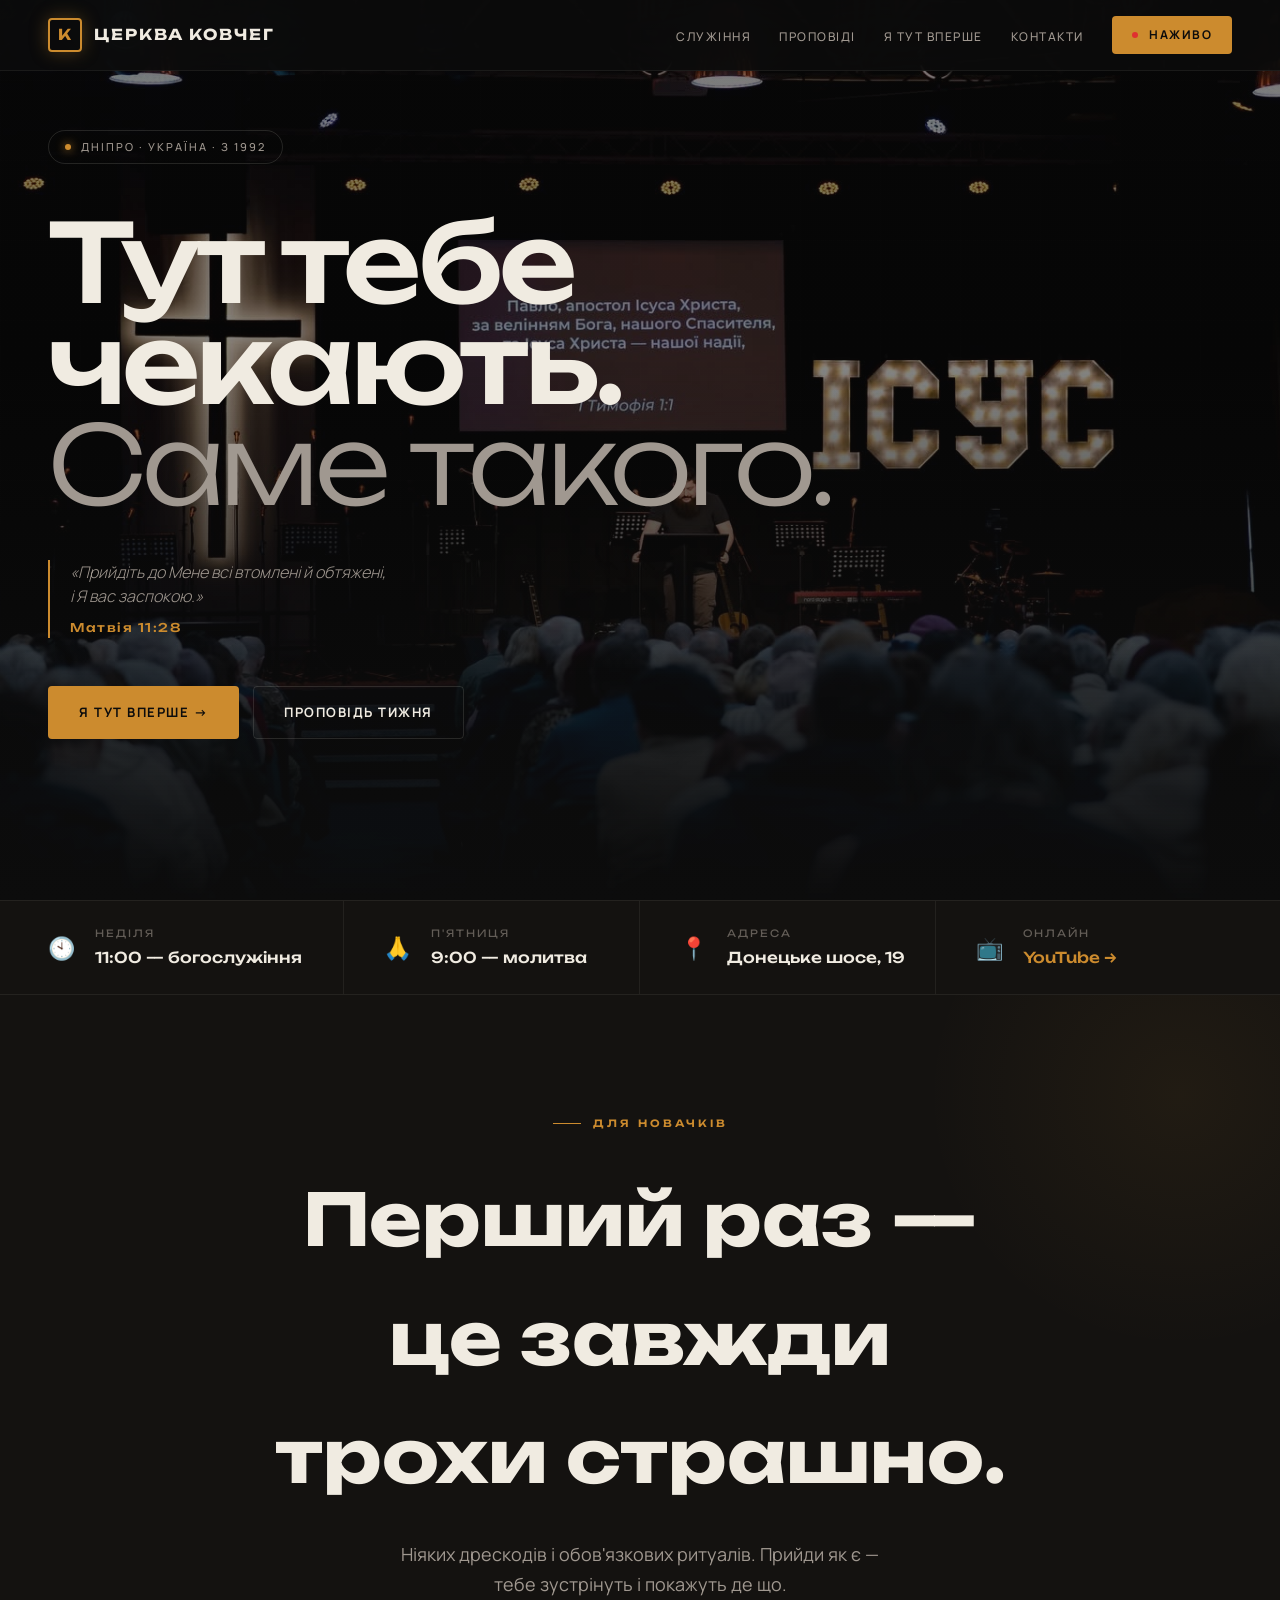
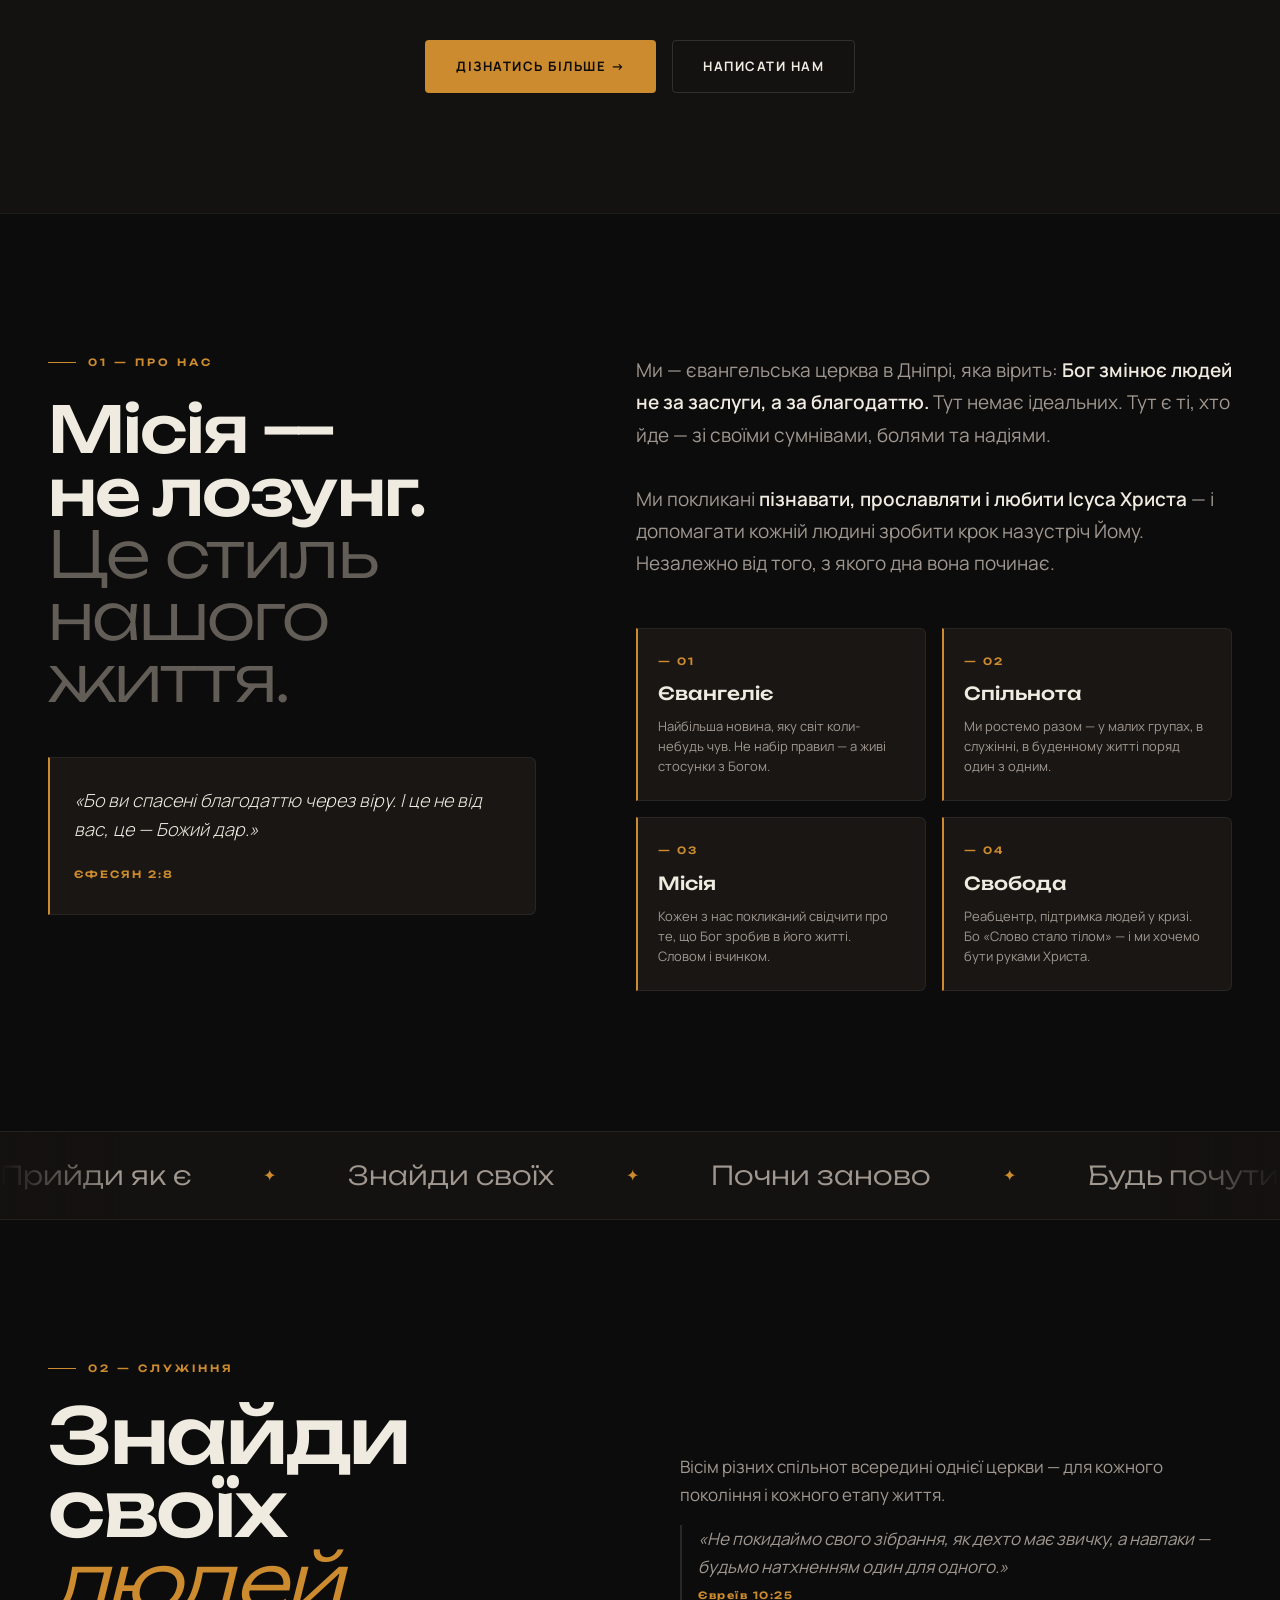
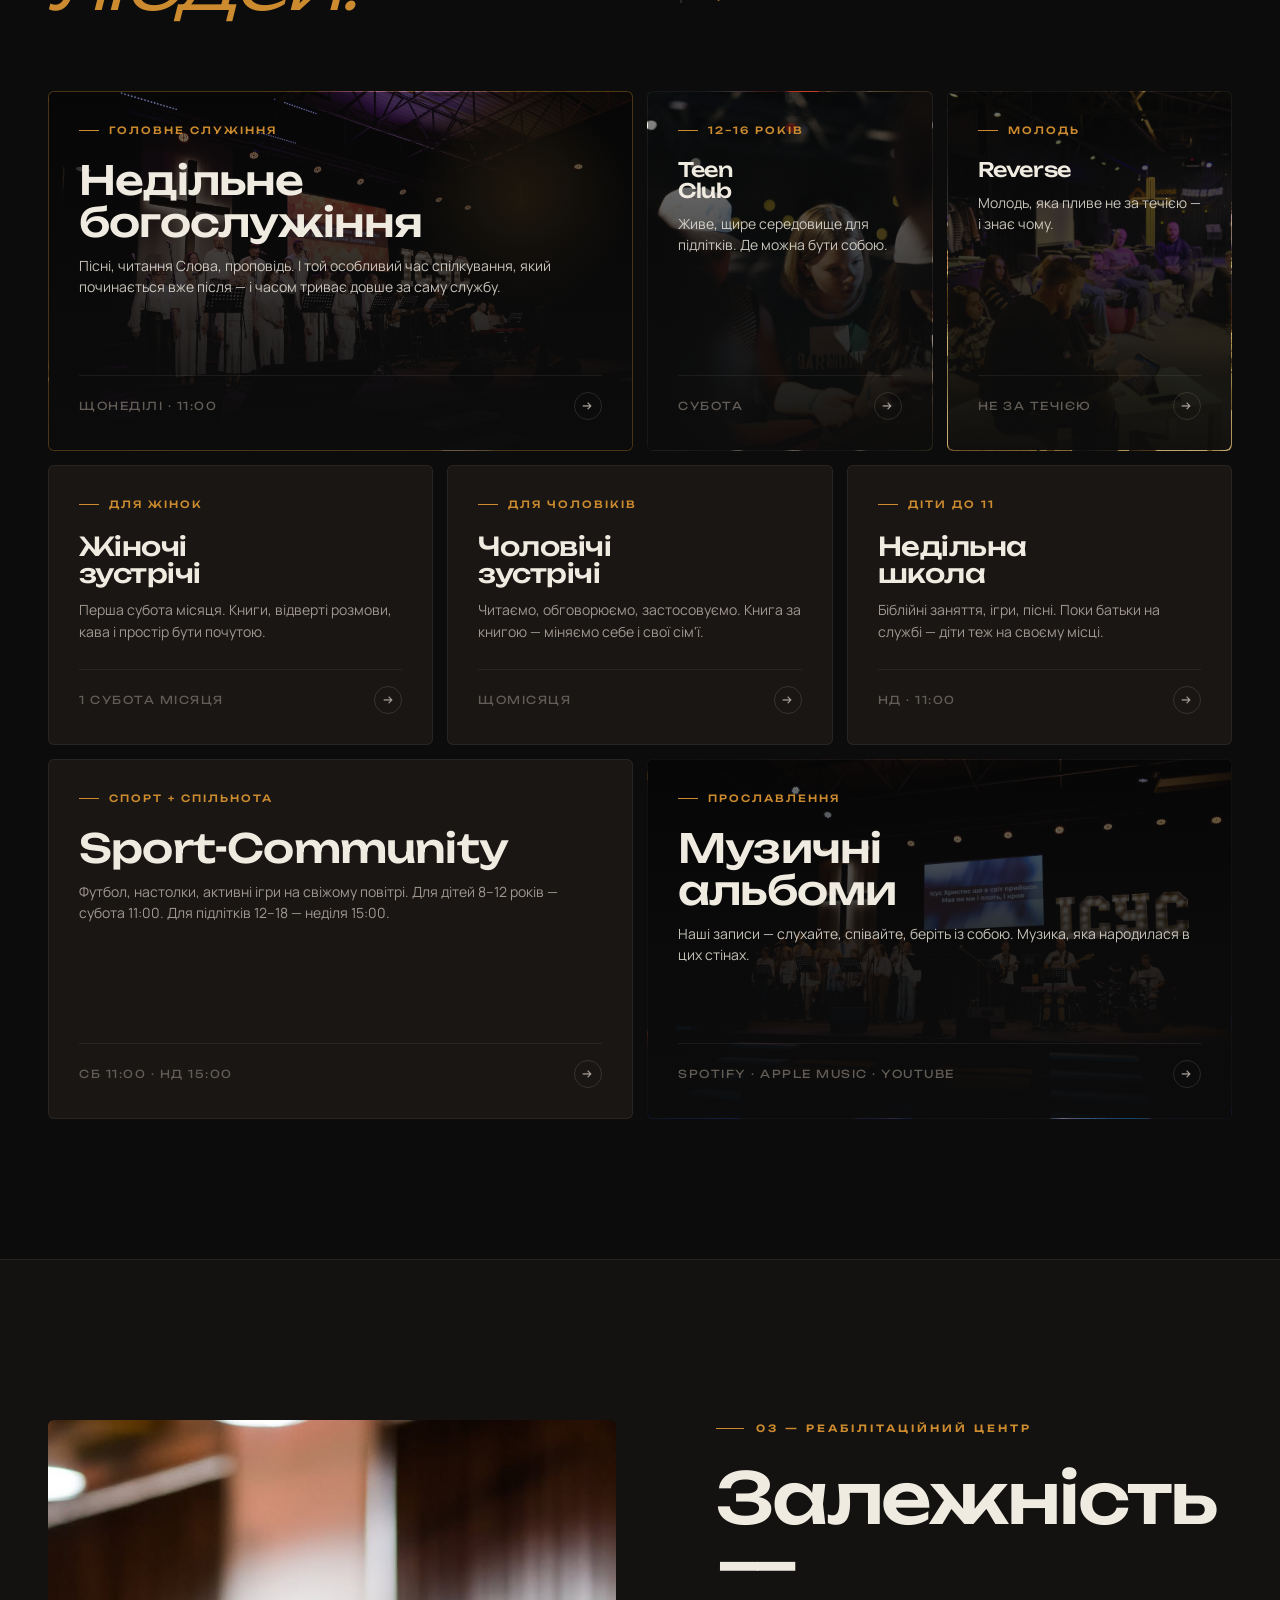
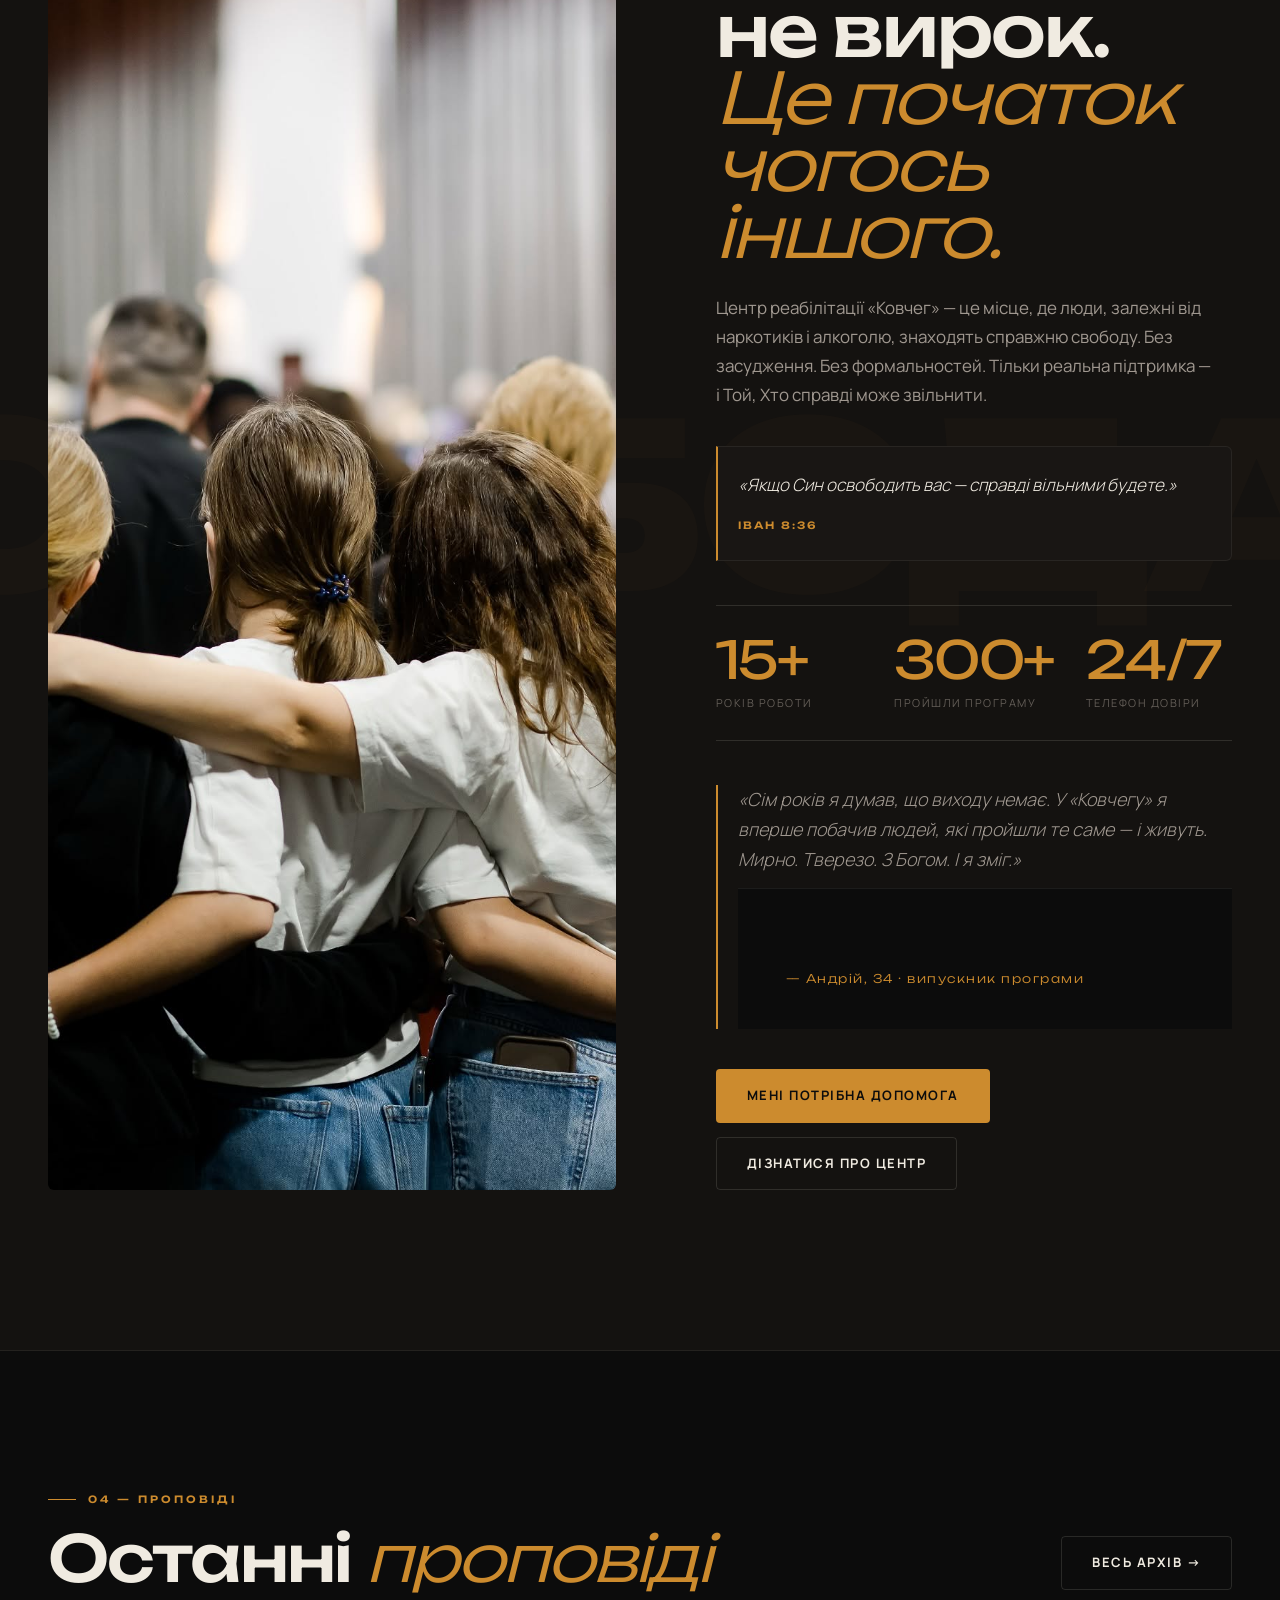
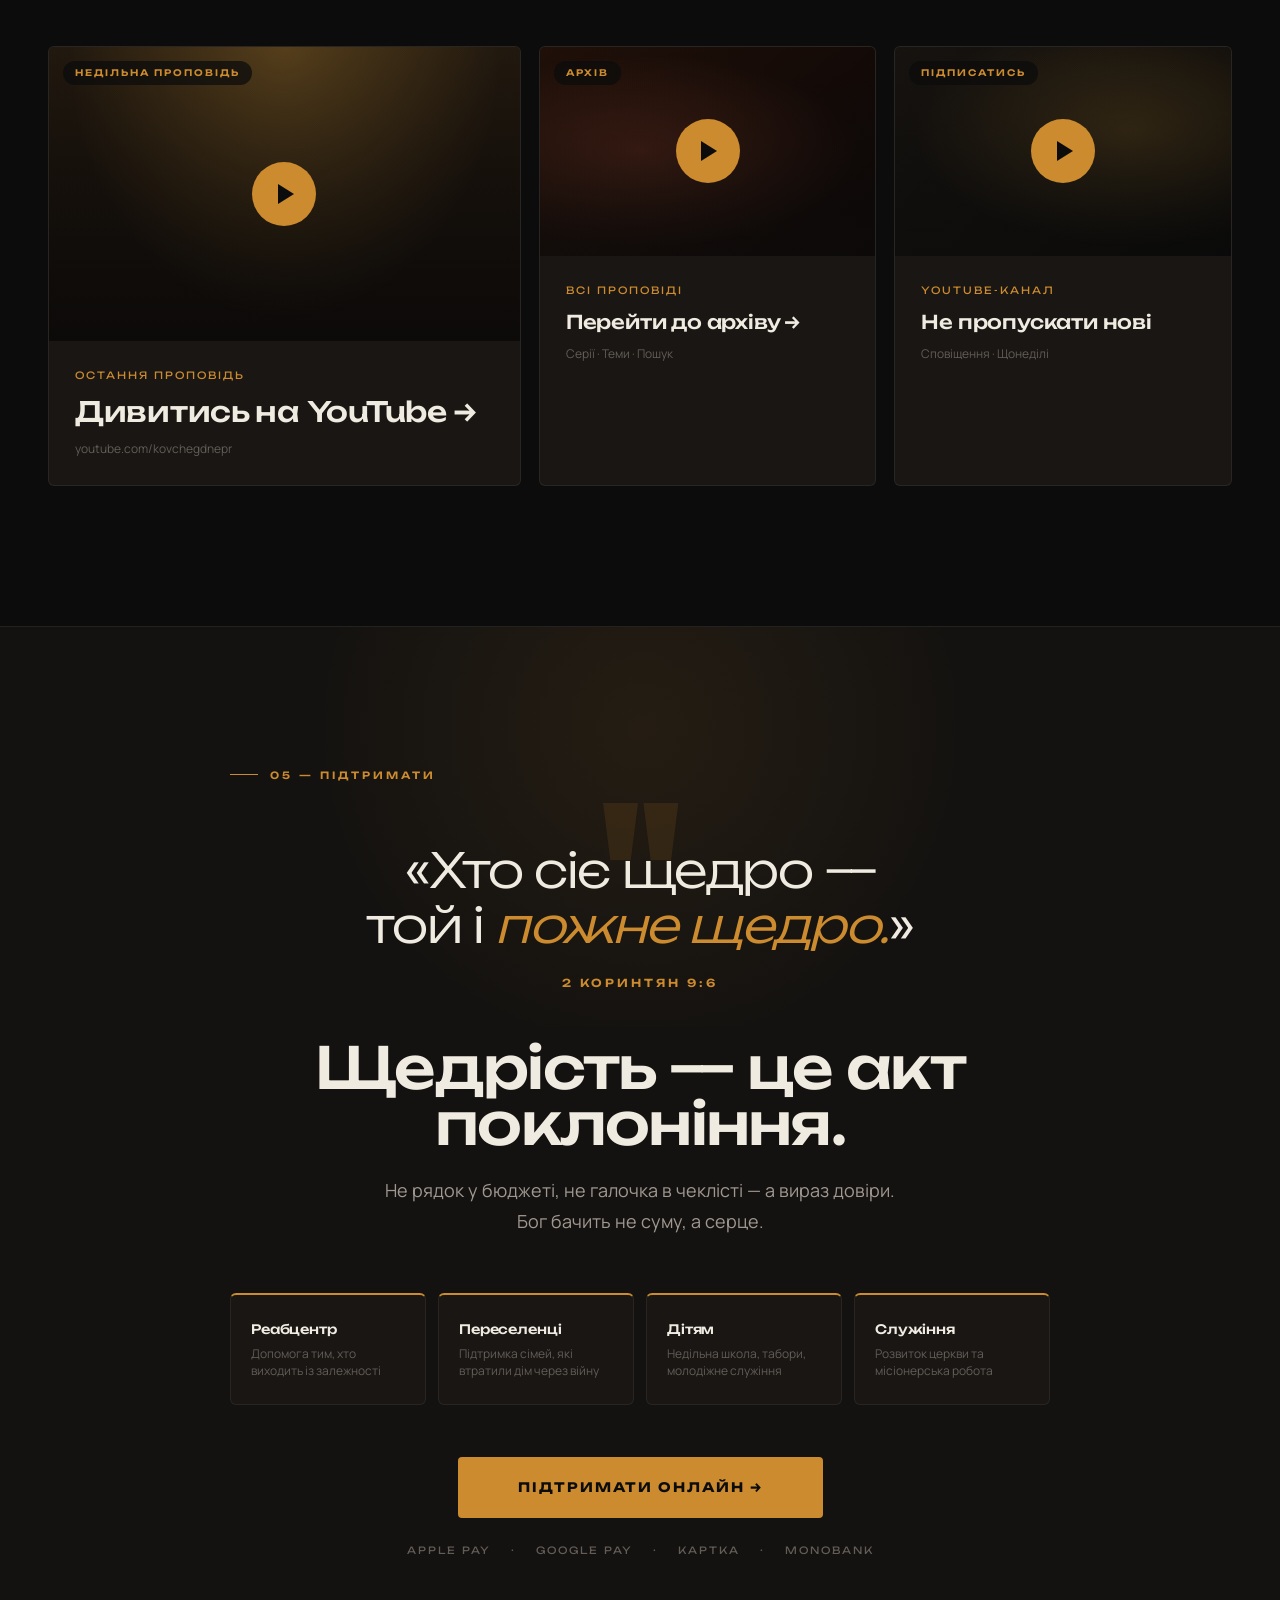
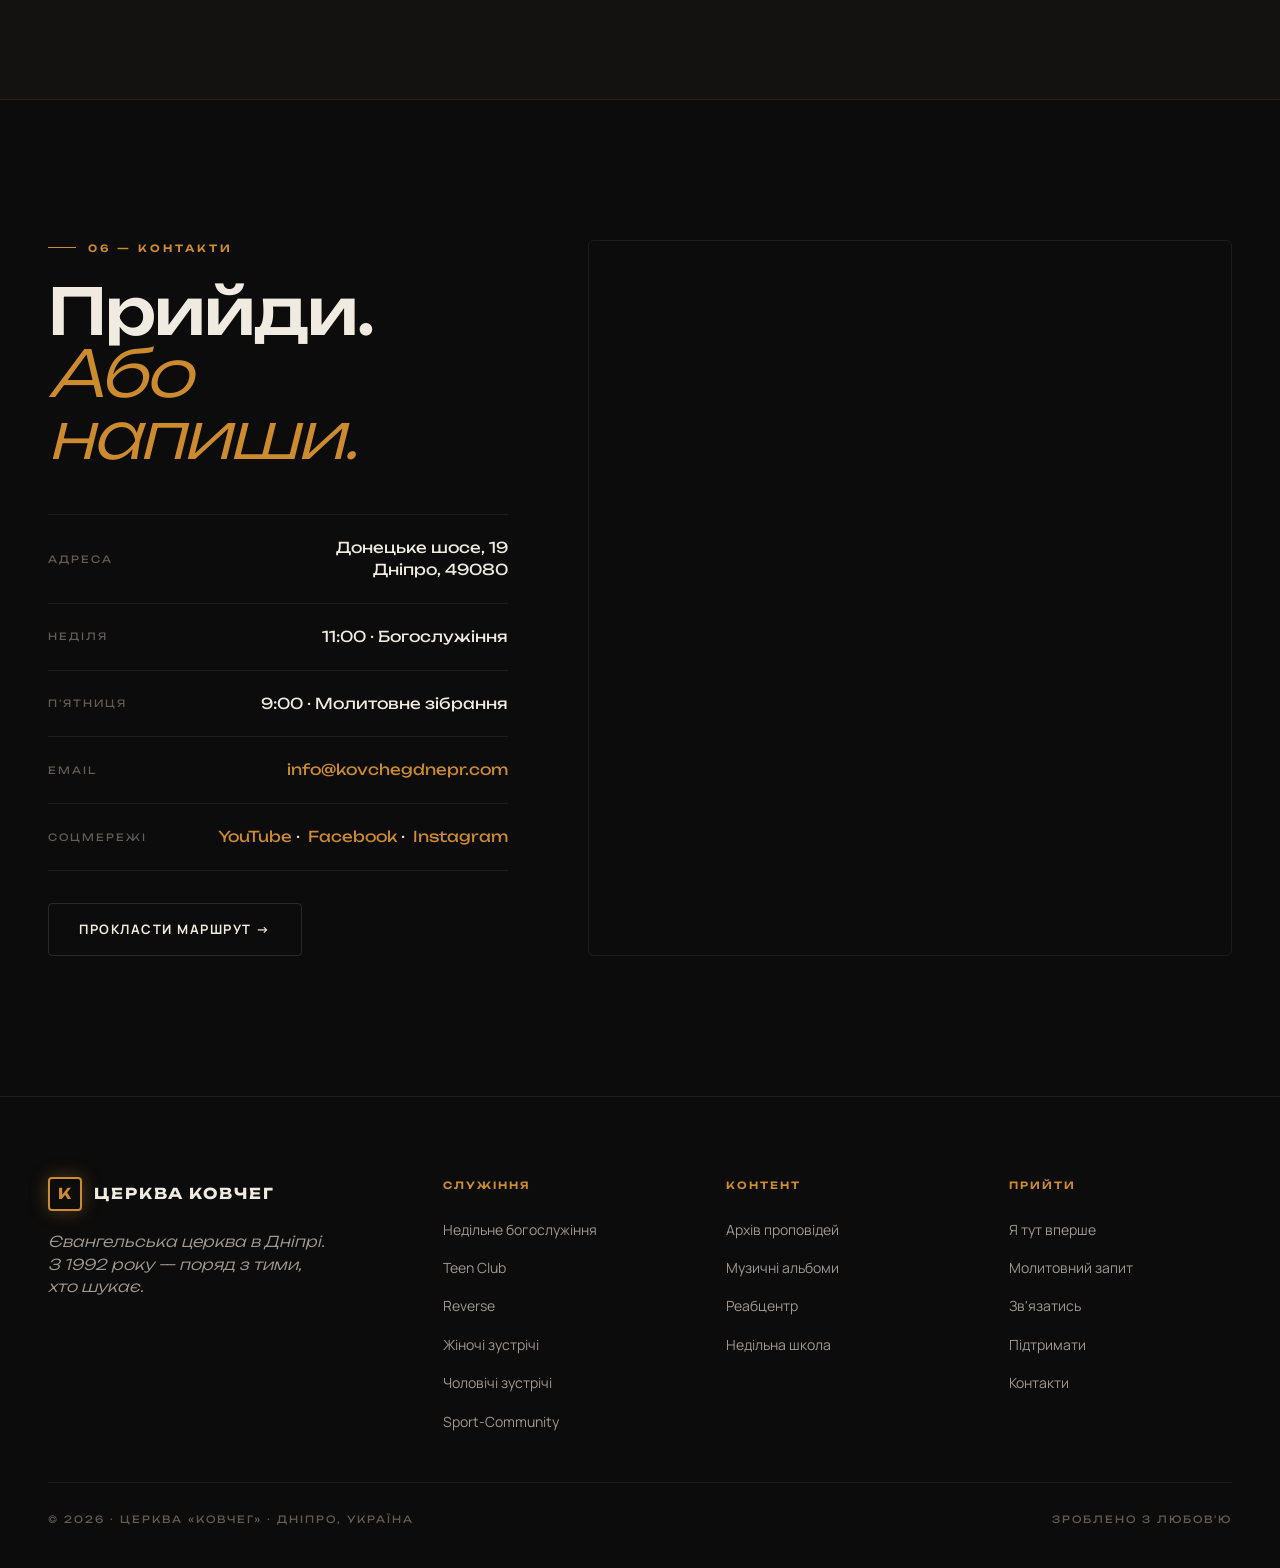
<file: index.html>
<!DOCTYPE html>
<html lang="uk">
<head>
<meta charset="UTF-8">
<link rel="icon" type="image/png" href="kovcheg_favicon.png">
<meta name="viewport" content="width=device-width, initial-scale=1.0">
<title>Ковчег — церква в Дніпрі</title>
<meta name="description" content="Євангельська церква «Ковчег» у Дніпрі. Недільне богослужіння о 11:00. Донецьке шосе, 19.">
<meta property="og:title" content="Ковчег — церква в Дніпрі">
<meta property="og:description" content="Приходь як є. Тут тебе чекають.">
<meta property="og:type" content="website">
<link rel="preconnect" href="https://fonts.googleapis.com">
<link rel="preconnect" href="https://fonts.gstatic.com" crossorigin>
<link href="https://fonts.googleapis.com/css2?family=Unbounded:wght@300;400;500;600;700;800&family=Manrope:ital,wght@0,300;0,400;0,500;0,600;0,700;1,300;1,400&display=swap" rel="stylesheet">
<link rel="stylesheet" href="css/main.css">
<style>
  :root {
    --bg:        #0C0C0C;
    --bg-warm:   #141210;
    --bg-card:   #191614;
    --bg-card-2: #201B17;
    --ink:       #F0EBE1;
    --ink-soft:  #A09890;
    --ink-mute:  #635D57;
    --amber:     #CC8B2E;
    --amber-b:   #DFA042;
    --amber-g:   rgba(204,139,46,.35);
    --rust:      #C8593A;
    --line:      rgba(240,235,225,.07);
    --line-b:    rgba(240,235,225,.13);
    --r:         6px;
  }

  *, *::before, *::after { margin:0; padding:0; box-sizing:border-box; }
  html { scroll-behavior:smooth; }

  body {
    background: var(--bg);
    color: var(--ink);
    font-family: 'Manrope', sans-serif;
    font-weight: 400;
    line-height: 1.65;
    overflow-x: hidden;
    -webkit-font-smoothing: antialiased;
  }

  .ub { font-family:'Unbounded',sans-serif; }

  /* Subtle structural grid */
  body::before {
    content:'';
    position:fixed; inset:0;
    background-image:
      linear-gradient(rgba(240,235,225,.012) 1px, transparent 1px),
      linear-gradient(90deg, rgba(240,235,225,.012) 1px, transparent 1px);
    background-size: 80px 80px;
    pointer-events:none; z-index:1;
  }

  /* ─── NAV ─── */
  nav {
    position:fixed; top:0; left:0; right:0; z-index:100;
    padding: 16px 48px;
    display:flex; justify-content:space-between; align-items:center;
    background: rgba(12,12,12,.88);
    backdrop-filter: blur(24px);
    border-bottom: 1px solid var(--line);
  }
  .logo {
    display:flex; align-items:center; gap:12px;
    font-family:'Unbounded',sans-serif;
    font-weight:700; font-size:15px;
    letter-spacing:2px; text-transform:uppercase;
    text-decoration:none; color:var(--ink);
  }
  .logo-mark {
    width:34px; height:34px;
    border:2px solid var(--amber); border-radius:4px;
    display:flex; align-items:center; justify-content:center;
    color:var(--amber);
    font-family:'Unbounded',sans-serif; font-weight:700; font-size:15px;
    box-shadow: 0 0 18px var(--amber-g);
  }
  .nav-links { display:flex; gap:28px; list-style:none; align-items:center; }
  .nav-links a {
    color:var(--ink-soft); text-decoration:none;
    font-size:12px; font-weight:500;
    text-transform:uppercase; letter-spacing:1.5px;
    transition:color .2s;
  }
  .nav-links a:hover { color:var(--amber); }
  .nav-cta {
    background:var(--amber) !important;
    color:var(--bg) !important;
    padding:9px 20px; border-radius:4px;
    font-weight:700 !important;
    display:inline-flex !important; align-items:center; gap:8px;
  }
  .live-dot {
    width:6px; height:6px; border-radius:50%; background:#E03030;
    box-shadow:0 0 0 0 rgba(224,48,48,.7);
    animation:pulse-red 2s infinite;
  }
  @keyframes pulse-red {
    0%   { box-shadow: 0 0 0 0 rgba(224,48,48,.7); }
    70%  { box-shadow: 0 0 0 7px rgba(224,48,48,0); }
    100% { box-shadow: 0 0 0 0 rgba(224,48,48,0); }
  }

  /* ─── HERO ─── */
  .hero {
    min-height:100vh;
    padding: 130px 48px 90px;
    position:relative; overflow:hidden;
    display:flex; flex-direction:column; justify-content:space-between;
  }
  .hero::before {
    content:'';
    position:absolute; top:0; left:50%;
    width:900px; height:700px;
    transform:translate(-50%,-45%);
    background:radial-gradient(circle, rgba(242,176,64,.1) 0%, transparent 65%);
    pointer-events:none;
  }

  /* Placeholder for hero photo — remove this block when photo is added */
  .hero-photo-placeholder {
    position:absolute; inset:0;
    background: url('images/hero-bg.jpg') center 30% / cover no-repeat;
    z-index:0;
  }
  /* Gradient overlay over photo */
  .hero-overlay {
    position:absolute; inset:0;
    background: linear-gradient(
      to bottom,
      rgba(12,12,12,.55) 0%,
      rgba(12,12,12,.5)  40%,
      rgba(12,12,12,.82) 75%,
      rgba(12,12,12,1)   100%
    );
    z-index:1;
  }

  .hero-content { position:relative; z-index:2; }

  .hero-eyebrow {
    display:inline-flex; align-items:center; gap:10px;
    padding:7px 16px;
    border:1px solid var(--line-b); border-radius:100px;
    font-size:11px; text-transform:uppercase;
    letter-spacing:2px; color:var(--ink-soft); font-weight:500;
    margin-bottom:48px;
  }
  .hero-eyebrow::before {
    content:''; width:6px; height:6px;
    background:var(--amber); border-radius:50%;
    box-shadow:0 0 10px var(--amber);
  }

  .hero h1 {
    font-family:'Unbounded',sans-serif;
    font-weight:500;
    font-size: clamp(52px, 8.5vw, 136px);
    line-height:.93;
    letter-spacing:-.04em;
    margin-bottom:44px;
  }
  .hero h1 .light {
    font-weight:300; color:var(--ink-soft); display:block;
  }
  .hero h1 .glow-word {
    color:var(--amber-b);
    text-shadow: 0 0 40px rgba(242,176,64,.45), 0 0 80px rgba(242,176,64,.2);
  }

  /* Flicker for ІСУС letters — subtle */
  .flicker { animation: flicker-soft 6s infinite; }
  .flicker:nth-child(2) { animation-delay:.8s; }
  .flicker:nth-child(3) { animation-delay:1.9s; }
  .flicker:nth-child(4) { animation-delay:3.1s; }
  @keyframes flicker-soft {
    0%,94%,100% { opacity:1; }
    95%  { opacity:.65; }
    96%  { opacity:1; }
    97%  { opacity:.8; }
  }

  .hero-verse {
    font-style:italic; font-weight:300; font-size:16px;
    color:var(--ink-soft); line-height:1.55;
    max-width:540px; margin-bottom:48px;
    padding-left:20px;
    border-left:2px solid var(--amber);
  }
  .hero-verse cite {
    display:block; margin-top:10px;
    font-style:normal; font-size:12px;
    font-family:'Unbounded',sans-serif;
    letter-spacing:1.5px; color:var(--amber);
    font-weight:500;
  }

  .hero-cta { display:flex; gap:14px; flex-wrap:wrap; }

  /* ─── BUTTONS ─── */
  .btn {
    padding:15px 30px; border-radius:4px;
    font-family:'Manrope',sans-serif; font-size:13px; font-weight:700;
    text-decoration:none; text-transform:uppercase; letter-spacing:1.5px;
    display:inline-flex; align-items:center; gap:9px;
    transition:all .3s; border:1px solid transparent; cursor:pointer;
  }
  .btn-primary { background:var(--amber); color:var(--bg); }
  .btn-primary:hover {
    background:var(--amber-b);
    box-shadow:0 0 32px var(--amber-g);
    transform:translateY(-2px);
  }
  .btn-outline { background:transparent; color:var(--ink); border-color:var(--line-b); }
  .btn-outline:hover { border-color:var(--amber); color:var(--amber); }
  .btn-ghost { background:transparent; color:var(--amber); padding:15px 0; }
  .btn-ghost:hover { gap:14px; }

  /* ─── INFO STRIP ─── */
  .info-strip {
    background:var(--bg-warm);
    border-top:1px solid var(--line);
    border-bottom:1px solid var(--line);
    padding:0 48px;
    display:grid;
    grid-template-columns:repeat(4,1fr);
  }
  .info-cell {
    padding:24px 0;
    border-right:1px solid var(--line);
    display:flex; align-items:center; gap:20px;
  }
  .info-cell:last-child { border-right:none; padding-left:40px; }
  .info-cell:not(:first-child) { padding-left:40px; }
  .info-cell-icon {
    font-size:22px; line-height:1;
  }
  .info-cell-label {
    font-family:'Unbounded',sans-serif;
    font-size:10px; letter-spacing:2px;
    text-transform:uppercase; color:var(--ink-mute);
    margin-bottom:4px;
  }
  .info-cell-val {
    font-family:'Unbounded',sans-serif;
    font-size:15px; color:var(--ink); font-weight:500;
  }

  /* ─── FIRST TIME ─── */
  .first-time {
    padding:120px 48px;
    background:var(--bg-warm);
    position:relative; overflow:hidden;
  }
  .first-time::before {
    content:'';
    position:absolute; top:-200px; right:-200px;
    width:600px; height:600px;
    background:radial-gradient(circle, rgba(242,176,64,.06), transparent 60%);
    pointer-events:none;
  }
  .ft-inner {
    max-width:1360px; margin:0 auto;
    display:grid; grid-template-columns:1fr 1.1fr; gap:100px; align-items:center;
  }
  .ft-content .section-label { margin-bottom:28px; }
  .ft-content h2 {
    font-family:'Unbounded',sans-serif;
    font-weight:500; font-size:clamp(38px,5vw,68px);
    line-height:.98; letter-spacing:-.03em;
    margin-bottom:28px;
  }
  .ft-content h2 .light { font-weight:300; color:var(--ink-mute); }
  .ft-lead {
    font-size:18px; color:var(--ink-soft);
    line-height:1.7; margin-bottom:40px; max-width:480px;
  }
  .ft-steps {
    display:grid; gap:0;
  }
  .ft-step {
    display:flex; gap:24px;
    padding:24px 0;
    border-bottom:1px solid var(--line);
  }
  .ft-step:last-child { border-bottom:none; }
  .ft-step-num {
    font-family:'Unbounded',sans-serif;
    font-size:12px; color:var(--amber);
    letter-spacing:2px; font-weight:600;
    min-width:32px; padding-top:3px;
  }
  .ft-step-body h4 {
    font-family:'Unbounded',sans-serif;
    font-size:16px; font-weight:500;
    margin-bottom:6px; letter-spacing:-.01em;
  }
  .ft-step-body p {
    font-size:14px; color:var(--ink-soft); line-height:1.55;
  }

  /* First-time card */
  .ft-card {
    background:var(--bg-card);
    border:1px solid var(--line-b);
    border-radius:var(--r); padding:48px;
    position:relative; overflow:hidden;
  }
  .ft-card::before {
    content:'';
    position:absolute; top:0; left:0; right:0; height:3px;
    background:linear-gradient(90deg, var(--amber), var(--rust));
  }
  .ft-card-eyebrow {
    font-family:'Unbounded',sans-serif; font-size:10px;
    letter-spacing:2.5px; text-transform:uppercase;
    color:var(--amber); margin-bottom:24px; font-weight:600;
  }
  .ft-card h3 {
    font-family:'Unbounded',sans-serif;
    font-weight:500; font-size:28px;
    line-height:1.1; margin-bottom:20px;
    letter-spacing:-.02em;
  }
  .ft-card p {
    font-size:16px; color:var(--ink-soft);
    line-height:1.65; margin-bottom:32px;
  }
  .ft-faq { margin-bottom:36px; }
  .faq-item {
    border-top:1px solid var(--line);
    padding:16px 0;
  }
  .faq-item:last-child { border-bottom:1px solid var(--line); }
  .faq-q {
    font-size:14px; font-weight:600; color:var(--ink);
    margin-bottom:6px;
  }
  .faq-a {
    font-size:13px; color:var(--ink-soft); line-height:1.55;
  }

  /* ─── SECTION LABEL ─── */
  .section-label {
    font-family:'Unbounded',sans-serif; font-size:10px;
    letter-spacing:3px; text-transform:uppercase;
    color:var(--amber); font-weight:600;
    display:flex; align-items:center; gap:12px;
  }
  .section-label::before {
    content:''; width:28px; height:1px; background:var(--amber);
  }

  /* ─── MISSION ─── */
  .mission {
    padding:140px 48px;
    border-top:1px solid var(--line);
  }
  .mission-inner {
    max-width:1360px; margin:0 auto;
    display:grid; grid-template-columns:.9fr 1.1fr; gap:100px; align-items:start;
  }
  .mission-left h2 {
    font-family:'Unbounded',sans-serif;
    font-weight:500; font-size:clamp(38px,5vw,72px);
    line-height:.97; letter-spacing:-.03em;
    margin-top:28px;
  }
  .mission-left h2 .muted { font-weight:300; color:var(--ink-mute); }

  .mission-verse {
    margin-top:48px; padding:28px 28px 28px 24px;
    background:var(--bg-card);
    border:1px solid var(--line);
    border-left:2px solid var(--amber);
    border-radius:0 var(--r) var(--r) 0;
  }
  .mission-verse blockquote {
    font-style:italic; font-weight:300;
    font-size:18px; line-height:1.6;
    color:var(--ink); margin-bottom:16px;
  }
  .mission-verse cite {
    font-family:'Unbounded',sans-serif; font-size:10px;
    letter-spacing:2px; color:var(--amber);
    font-weight:600; font-style:normal;
    text-transform:uppercase;
  }

  .mission-body {}
  .mission-text {
    font-size:19px; line-height:1.7;
    color:var(--ink-soft); margin-bottom:48px;
  }
  .mission-text strong { color:var(--ink); font-weight:600; }

  .pillars { display:grid; grid-template-columns:1fr 1fr; gap:16px; }
  .pillar {
    padding:24px 24px 24px 20px;
    background:var(--bg-card);
    border:1px solid var(--line);
    border-left:2px solid var(--amber);
    border-radius:0 var(--r) var(--r) 0;
  }
  .pillar-num {
    font-family:'Unbounded',sans-serif; font-size:10px;
    color:var(--amber); letter-spacing:2px; margin-bottom:10px;
    font-weight:600;
  }
  .pillar h3 {
    font-family:'Unbounded',sans-serif; font-weight:500;
    font-size:18px; margin-bottom:7px;
  }
  .pillar p { font-size:13px; line-height:1.55; color:var(--ink-soft); }

  /* ─── MARQUEE ─── */
  .strip {
    background:var(--bg-warm);
    border-top:1px solid var(--line); border-bottom:1px solid var(--line);
    padding:22px 0; overflow:hidden; position:relative;
  }
  .strip::before,.strip::after {
    content:''; position:absolute; top:0; bottom:0; width:120px; z-index:2;
  }
  .strip::before { left:0;  background:linear-gradient(90deg, var(--bg-warm), transparent); }
  .strip::after  { right:0; background:linear-gradient(-90deg, var(--bg-warm), transparent); }
  .strip-track {
    display:inline-flex; gap:72px;
    animation:marquee 60s linear infinite;
    white-space:nowrap; align-items:center;
  }
  .strip-item {
    font-family:'Unbounded',sans-serif;
    font-size:26px; font-weight:300; color:var(--ink-soft);
    display:inline-flex; align-items:center; gap:72px;
  }
  .strip-item::after { content:'✦'; color:var(--amber); font-size:16px; }
  @keyframes marquee { to { transform:translateX(-50%); } }

  /* ─── MINISTRIES ─── */
  .ministries { padding:140px 48px; }
  .min-inner { max-width:1360px; margin:0 auto; }
  .min-head {
    display:grid; grid-template-columns:1fr 1fr; gap:80px;
    margin-bottom:72px; align-items:end;
  }
  .min-head h2 {
    font-family:'Unbounded',sans-serif; font-weight:500;
    font-size:clamp(44px,6vw,84px);
    line-height:.95; letter-spacing:-.03em;
  }
  .min-head h2 .amber { color:var(--amber); font-weight:300; font-style:italic; }
  .min-head-right {}
  .min-head-right p { font-size:17px; color:var(--ink-soft); line-height:1.65; margin-bottom:16px; }
  .min-verse {
    font-style:italic; font-size:14px; color:var(--ink-mute);
    padding-left:16px; border-left:2px solid var(--line-b);
    line-height:1.55;
  }
  .min-verse cite {
    font-style:normal; font-family:'Unbounded',sans-serif;
    font-size:10px; letter-spacing:1.5px; color:var(--amber);
    font-weight:600; display:block; margin-top:6px;
  }

  .min-grid {
    display:grid; grid-template-columns:repeat(12,1fr); gap:14px;
  }
  .min-card {
    background:var(--bg-card); border:1px solid var(--line);
    border-radius:var(--r); padding:30px;
    min-height:280px; display:flex; flex-direction:column;
    justify-content:space-between; position:relative;
    overflow:hidden; transition:all .35s; cursor:pointer;
  }
  .min-card::after {
    content:''; position:absolute; top:0; left:0; right:0; height:2px;
    background:linear-gradient(90deg, var(--amber), transparent);
    transform:scaleX(0); transform-origin:left; transition:transform .4s;
  }
  .min-card:hover { background:var(--bg-card-2); border-color:var(--line-b); transform:translateY(-3px); }
  .min-card:hover::after { transform:scaleX(1); }
  .span-6 { grid-column:span 6; min-height:360px; }
  .span-4 { grid-column:span 4; }
  .span-3 { grid-column:span 3; }
  .min-card.feature {
    background:linear-gradient(135deg, #261c10 0%, #171210 100%);
    border-color:rgba(242,176,64,.3);
  }
  .min-card.feature::before {
    content:''; position:absolute; top:0; right:0;
    width:220px; height:220px;
    background:radial-gradient(circle, var(--amber-g), transparent 70%);
    pointer-events:none;
  }

  /* Photo placeholder inside card */
  .min-photo {
    height:160px; border-radius:4px;
    background:var(--bg); border:1px dashed var(--line-b);
    display:flex; align-items:center; justify-content:center;
    margin-bottom:20px;
    font-family:'Unbounded',sans-serif; font-size:9px;
    letter-spacing:2px; color:var(--ink-mute); text-transform:uppercase;
  }

  .min-tag {
    font-family:'Unbounded',sans-serif; font-size:10px;
    letter-spacing:2px; text-transform:uppercase; color:var(--amber);
    font-weight:500; display:flex; align-items:center; gap:10px;
    margin-bottom:0;
  }
  .min-tag::before { content:''; width:20px; height:1px; background:var(--amber); }
  .min-card h3 {
    font-family:'Unbounded',sans-serif; font-weight:500;
    font-size:26px; line-height:1.05; margin:20px 0 12px;
    letter-spacing:-.02em;
  }
  .span-6 h3 { font-size:40px; }
  .span-3 h3 { font-size:20px; }
  .min-card p { font-size:14px; color:var(--ink-soft); line-height:1.55; margin-bottom:20px; }
  .min-card[style*="background-image"] p { color: rgba(240,235,225,.82); }
  .min-when {
    font-family:'Unbounded',sans-serif; font-size:11px;
    color:var(--ink-mute); letter-spacing:1.5px; text-transform:uppercase;
    border-top:1px solid var(--line); padding-top:16px;
    display:flex; justify-content:space-between; align-items:center;
    margin-top:auto;
  }
  .min-arrow {
    width:28px; height:28px; border:1px solid var(--line-b);
    border-radius:50%; display:flex; align-items:center; justify-content:center;
    color:var(--ink-soft); transition:all .3s; font-size:12px;
    flex-shrink:0;
  }
  .min-card:hover .min-arrow {
    background:var(--amber); color:var(--bg);
    border-color:var(--amber); transform:rotate(-45deg);
  }

  /* ─── REHAB ─── */
  .rehab {
    padding:160px 48px;
    background:var(--bg-warm);
    border-top:1px solid var(--line); border-bottom:1px solid var(--line);
    position:relative; overflow:hidden;
  }
  .rehab::before {
    content:'СВОБОДА';
    position:absolute; top:50%; right:-80px;
    transform:translateY(-50%);
    font-family:'Unbounded',sans-serif; font-weight:800;
    font-size:clamp(120px,18vw,280px);
    color:rgba(242,176,64,.025); pointer-events:none;
    letter-spacing:-.04em; line-height:1;
  }
  .rehab-inner {
    max-width:1360px; margin:0 auto;
    display:grid; grid-template-columns:1.1fr 1fr; gap:100px;
    align-items:center; position:relative; z-index:2;
  }


  .rehab-content {}
  .rehab-content h2 {
    font-family:'Unbounded',sans-serif; font-weight:500;
    font-size:clamp(38px,5.5vw,76px);
    line-height:.95; margin-bottom:28px; letter-spacing:-.03em;
  }
  .rehab-content h2 .amber { color:var(--amber); font-weight:300; font-style:italic; }
  .rehab-lead {
    font-size:17px; line-height:1.7; color:var(--ink-soft);
    margin-bottom:36px; max-width:500px;
  }

  .rehab-verse {
    padding:24px 24px 24px 20px;
    background:var(--bg-card);
    border:1px solid var(--line);
    border-left:2px solid var(--amber);
    border-radius:0 var(--r) var(--r) 0;
    margin-bottom:44px;
  }
  .rehab-verse blockquote {
    font-style:italic; font-weight:300; font-size:17px;
    line-height:1.6; color:var(--ink); margin-bottom:12px;
  }
  .rehab-verse cite {
    font-family:'Unbounded',sans-serif; font-size:10px;
    letter-spacing:2px; color:var(--amber);
    font-weight:600; font-style:normal; text-transform:uppercase;
  }

  .rehab-stats {
    display:grid; grid-template-columns:repeat(3,1fr); gap:32px;
    margin-bottom:44px;
    padding:28px 0; border-top:1px solid var(--line-b); border-bottom:1px solid var(--line-b);
  }
  .stat-num {
    font-family:'Unbounded',sans-serif; font-weight:400;
    font-size:52px; color:var(--amber); line-height:1;
    margin-bottom:8px; letter-spacing:-.03em;
  }
  .stat-label { font-size:11px; text-transform:uppercase; letter-spacing:1.5px; color:var(--ink-mute); }

  .rehab-cta { display:flex; gap:14px; flex-wrap:wrap; }

  /* ─── SERMONS ─── */
  .sermons { padding:140px 48px; }
  .sermons-inner { max-width:1360px; margin:0 auto; }
  .sermons-head {
    display:flex; justify-content:space-between; align-items:flex-end;
    margin-bottom:56px;
  }
  .sermons-head-left .section-label { margin-bottom:20px; }
  .sermons-head h2 {
    font-family:'Unbounded',sans-serif; font-weight:500;
    font-size:clamp(38px,5vw,68px);
    line-height:.97; letter-spacing:-.03em;
  }
  .sermons-head h2 .amber { font-weight:300; color:var(--amber); font-style:italic; }

  .sermon-grid { display:grid; grid-template-columns:1.4fr 1fr 1fr; gap:18px; }
  .sermon {
    background:var(--bg-card); border:1px solid var(--line);
    border-radius:var(--r); overflow:hidden; cursor:pointer;
    transition:all .3s;
  }
  .sermon:hover { transform:translateY(-4px); border-color:var(--line-b); }

  /* Photo placeholder for sermons */
  .sermon-thumb {
    aspect-ratio:16/10; position:relative; overflow:hidden;
    display:flex; align-items:center; justify-content:center;
  }
  .sermon:nth-child(1) .sermon-thumb {
    background:radial-gradient(ellipse at center top, rgba(242,176,64,.28), transparent 65%),
      linear-gradient(180deg, #241a0f 0%, #0d0806 100%);
  }
  .sermon:nth-child(2) .sermon-thumb {
    background:radial-gradient(ellipse at 30% 50%, rgba(200,89,58,.25), transparent 65%),
      linear-gradient(135deg, #221008 0%, #0c0605 100%);
  }
  .sermon:nth-child(3) .sermon-thumb {
    background:radial-gradient(ellipse at 70% 40%, rgba(242,176,64,.2), transparent 65%),
      linear-gradient(135deg, #181410 0%, #090807 100%);
  }
  .thumb-grid {
    position:absolute; inset:0;
    background:
      linear-gradient(to bottom, rgba(12,12,12,.1) 0%, rgba(12,12,12,.55) 100%);
  }
  .thumb-photo-note {
    position:absolute; bottom:12px; right:12px;
    font-family:'Unbounded',sans-serif; font-size:8px;
    letter-spacing:2px; color:var(--ink-mute);
    text-transform:uppercase; opacity:.6;
  }
  .play-btn {
    width:64px; height:64px; background:var(--amber);
    border-radius:50%; display:flex; align-items:center; justify-content:center;
    transition:all .3s; position:relative; z-index:2;
    box-shadow:0 0 0 0 var(--amber-g);
  }
  .sermon:hover .play-btn { transform:scale(1.1); box-shadow:0 0 36px var(--amber-g); }
  .play-btn::after {
    content:''; width:0; height:0;
    border-left:16px solid var(--bg);
    border-top:10px solid transparent;
    border-bottom:10px solid transparent;
    margin-left:3px;
  }
  .sermon-series {
    position:absolute; top:14px; left:14px; z-index:2;
    font-family:'Unbounded',sans-serif; font-size:9px;
    letter-spacing:2px; text-transform:uppercase;
    background:rgba(12,12,12,.75); backdrop-filter:blur(8px);
    padding:5px 12px; border-radius:100px; color:var(--amber);
    font-weight:600;
  }
  .sermon-duration {
    position:absolute; top:14px; right:14px; z-index:2;
    font-family:'Unbounded',sans-serif; font-size:9px;
    letter-spacing:1.5px; color:var(--ink-soft);
    background:rgba(12,12,12,.75); backdrop-filter:blur(8px);
    padding:5px 12px; border-radius:100px;
  }

  .sermon-body { padding:26px; }
  .sermon-date {
    font-family:'Unbounded',sans-serif; font-size:10px;
    text-transform:uppercase; letter-spacing:2px;
    color:var(--amber); margin-bottom:12px;
  }
  .sermon h3 {
    font-family:'Unbounded',sans-serif; font-weight:500;
    font-size:19px; line-height:1.2; margin-bottom:10px;
    letter-spacing:-.01em;
  }
  .sermon:first-child h3 { font-size:28px; }
  .sermon-author { font-size:12px; color:var(--ink-mute); }

  /* ─── DONATE ─── */
  .donate {
    padding:140px 48px;
    background:var(--bg-warm);
    border-top:1px solid var(--line); border-bottom:1px solid var(--line);
    position:relative; overflow:hidden;
    text-align:center;
  }
  /* Ambient glow */
  .donate::before {
    content:'';
    position:absolute; top:-200px; left:50%;
    transform:translateX(-50%);
    width:800px; height:600px;
    background:radial-gradient(circle, rgba(204,139,46,.09) 0%, transparent 65%);
    pointer-events:none;
  }
  .donate-inner {
    max-width:820px; margin:0 auto;
    position:relative; z-index:2;
  }

  /* Big centered verse */
  .donate-quote {
    position:relative;
    margin-bottom:48px;
    padding:0 20px;
  }
  .donate-quote::before {
    content:'"';
    position:absolute; top:-60px; left:50%;
    transform:translateX(-50%);
    font-family:'Unbounded',sans-serif; font-weight:800;
    font-size:160px; line-height:1;
    color:var(--amber); opacity:.12;
    pointer-events:none;
  }
  .donate-quote-text {
    font-family:'Unbounded',sans-serif; font-weight:300;
    font-size:clamp(26px,4vw,48px);
    line-height:1.15; letter-spacing:-.03em;
    color:var(--ink); margin-bottom:20px;
  }
  .donate-quote-text em { font-style:italic; color:var(--amber); font-weight:300; }
  .donate-quote-ref {
    font-family:'Unbounded',sans-serif; font-size:11px;
    letter-spacing:3px; text-transform:uppercase;
    color:var(--amber); font-weight:600;
  }

  /* Body copy */
  .donate-body {
    font-size:18px; color:var(--ink-soft); line-height:1.7;
    max-width:580px; margin:0 auto 56px;
  }

  /* Where it goes — 4 tiles */
  .donate-areas {
    display:grid; grid-template-columns:repeat(4,1fr); gap:12px;
    margin-bottom:52px; text-align:left;
  }
  .donate-area {
    padding:24px 20px;
    background:var(--bg-card); border:1px solid var(--line);
    border-radius:var(--r);
    border-top:2px solid var(--amber);
    transition:border-color .3s, background .3s;
  }
  .donate-area:hover { background:var(--bg-card-2); border-top-color:var(--amber-b); }
  .donate-area-icon {
    font-size:22px; margin-bottom:14px; line-height:1;
  }
  .donate-area-name {
    font-family:'Unbounded',sans-serif; font-size:13px;
    font-weight:500; margin-bottom:6px;
    letter-spacing:-.01em;
  }
  .donate-area-desc {
    font-size:12px; color:var(--ink-mute); line-height:1.4;
  }

  /* CTA */
  .donate-cta-wrap { margin-bottom:24px; }
  .btn-donate {
    padding:20px 60px; border-radius:4px;
    font-family:'Unbounded',sans-serif; font-size:13px; font-weight:700;
    text-decoration:none; text-transform:uppercase; letter-spacing:2px;
    display:inline-flex; align-items:center; gap:10px;
    background:var(--amber); color:var(--bg);
    transition:all .3s; border:none; cursor:pointer;
  }
  .btn-donate:hover {
    background:var(--amber-b);
    box-shadow:0 0 48px var(--amber-g);
    transform:translateY(-3px);
  }
  .donate-pay-note {
    font-family:'Unbounded',sans-serif; font-size:10px;
    letter-spacing:2px; text-transform:uppercase;
    color:var(--ink-mute);
    display:flex; justify-content:center; gap:20px; flex-wrap:wrap;
  }

  /* ─── CONTACT ─── */
  .contact { padding:140px 48px; }
  .contact-inner {
    max-width:1360px; margin:0 auto;
    display:grid; grid-template-columns:1fr 1.4fr; gap:80px;
  }
  .contact-left .section-label { margin-bottom:24px; }
  .contact-left h2 {
    font-family:'Unbounded',sans-serif; font-weight:500;
    font-size:clamp(38px,5vw,68px);
    line-height:.97; letter-spacing:-.03em; margin-bottom:48px;
  }
  .contact-left h2 .amber { font-weight:300; color:var(--amber); font-style:italic; }
  .contact-info { display:grid; gap:0; }
  .info-item {
    border-top:1px solid var(--line); padding:22px 0;
    display:flex; justify-content:space-between; align-items:center; gap:20px;
  }
  .info-item:last-child { border-bottom:1px solid var(--line); }
  .ii-label {
    font-family:'Unbounded',sans-serif; font-size:10px;
    text-transform:uppercase; letter-spacing:2px;
    color:var(--ink-mute); min-width:90px;
  }
  .ii-value {
    font-family:'Unbounded',sans-serif; font-weight:400;
    font-size:15px; text-align:right; line-height:1.45;
  }
  .ii-value a { color:var(--amber); text-decoration:none; }
  .ii-value a:hover { text-decoration:underline; }

  /* Real map */
  .map {
    border-radius:var(--r); overflow:hidden;
    border:1px solid var(--line);
    min-height:520px; position:relative;
  }
  .map iframe {
    width:100%; height:100%;
    min-height:520px; border:0;
    filter:invert(92%) hue-rotate(180deg) saturate(.65) brightness(.9);
  }
  .map-cta {
    position:absolute; bottom:20px; left:50%;
    transform:translateX(-50%);
    display:flex; gap:10px; z-index:5;
  }

  /* ─── FOOTER ─── */
  footer {
    background:var(--bg); padding:80px 48px 40px;
    border-top:1px solid var(--line);
  }
  .footer-inner { max-width:1360px; margin:0 auto; }
  .footer-sign {
    text-align:center; margin-bottom:80px;
    padding-bottom:80px; border-bottom:1px solid var(--line);
  }
  .footer-sign-big {
    font-family:'Unbounded',sans-serif; font-weight:800;
    font-size:clamp(72px,17vw,260px);
    line-height:.87; letter-spacing:-.05em;
    background:linear-gradient(180deg, var(--amber) 0%, rgba(242,176,64,.12) 100%);
    -webkit-background-clip:text; background-clip:text; color:transparent;
    margin-bottom:20px;
  }
  .footer-sign-verse {
    font-style:italic; font-size:16px;
    color:var(--ink-soft); font-weight:300; margin-bottom:8px;
    max-width:560px; margin-left:auto; margin-right:auto; line-height:1.55;
  }
  .footer-sign-ref {
    font-family:'Unbounded',sans-serif; font-size:10px;
    letter-spacing:2px; color:var(--amber); font-weight:600;
    text-transform:uppercase;
  }

  .footer-top {
    display:grid; grid-template-columns:1.5fr 1fr 1fr 1fr; gap:60px;
    padding-bottom:48px; border-bottom:1px solid var(--line);
  }
  .footer-brand .logo { margin-bottom:20px; }
  .footer-brand p {
    font-family:'Unbounded',sans-serif; font-weight:300;
    font-size:15px; line-height:1.5; color:var(--ink-soft);
    max-width:280px; font-style:italic;
  }
  .footer-col h4 {
    font-family:'Unbounded',sans-serif; font-size:10px;
    text-transform:uppercase; letter-spacing:2px;
    color:var(--amber); margin-bottom:22px; font-weight:600;
  }
  .footer-col ul { list-style:none; display:grid; gap:12px; }
  .footer-col a {
    color:var(--ink-soft); text-decoration:none; font-size:14px; transition:color .2s;
  }
  .footer-col a:hover { color:var(--amber); }
  .footer-bottom {
    padding-top:28px;
    display:flex; justify-content:space-between;
    font-family:'Unbounded',sans-serif; font-size:10px;
    letter-spacing:2px; text-transform:uppercase; color:var(--ink-mute);
  }

  /* ─── MOBILE ─── */
  @media (max-width: 960px) {
    nav { padding:14px 20px; }
    .nav-links { display:none; }
    .hero { padding:100px 20px 60px; }
    .info-strip { grid-template-columns:1fr 1fr; padding:0 20px; }
    .info-cell:nth-child(2) { border-right:none; }
    .info-cell:nth-child(3) { border-top:1px solid var(--line); }
    .ft-inner,
    .mission-inner,
    .rehab-inner,
    .contact-inner { grid-template-columns:1fr; gap:48px; }
    .donate-areas { grid-template-columns:1fr 1fr; gap:10px; }
    .min-head { grid-template-columns:1fr; gap:32px; }
    .min-card.span-6,
    .min-card.span-4,
    .min-card.span-3 { grid-column:span 12; }
    .sermon-grid { grid-template-columns:1fr; }
    .pillars { grid-template-columns:1fr; }
    .rehab-stats { grid-template-columns:1fr 1fr; }
    .footer-top { grid-template-columns:1fr 1fr; }
    .first-time,
    .mission, .ministries, .rehab,
    .sermons, .donate, .contact, footer {
      padding-left:20px; padding-right:20px;
    }
    .info-item { flex-direction:column; align-items:flex-start; gap:6px; }
    .ii-value { text-align:left; }
    .donate-quote-text { font-size:clamp(22px,6vw,32px); }
    .sermons-head { flex-direction:column; align-items:flex-start; gap:20px; }
  }
</style>
</head>
<body>

<!-- NAV -->
<nav>
  <a href="/" class="logo">
    <div class="logo-mark">К</div>
    <span>Церква Ковчег</span>
  </a>
  <ul class="nav-links">
    <li><a href="#ministries">Служіння</a></li>
    <li><a href="sermons.html">Проповіді</a></li>
    <li><a href="visit.html">Я тут вперше</a></li>
    <li><a href="contact.html">Контакти</a></li>
    <li><a href="#" class="nav-cta"><span class="live-dot"></span>&nbsp;Наживо</a></li>
  </ul>
  <button class="nav-toggle" onclick="this.closest('nav').classList.toggle('open')" aria-label="Меню">
    <span></span><span></span><span></span>
  </button>
</nav>

<!-- HERO -->
<section class="hero">
  <div class="hero-photo-placeholder"></div>
  <div class="hero-overlay"></div>

  <div class="hero-content">
    <div class="hero-eyebrow">Дніпро · Україна · з 1992</div>

    <h1 class="ub">
      Тут тебе<br>
      чекають.<br>
      <span class="light">Саме такого.</span>
    </h1>

    <blockquote class="hero-verse">
      «Прийдіть до Мене всі втомлені й обтяжені,<br>і Я вас заспокою.»
      <cite>Матвія 11:28</cite>
    </blockquote>

    <div class="hero-cta">
      <a href="visit.html" class="btn btn-primary">Я тут вперше →</a>
      <a href="#sermons" class="btn btn-outline">Проповідь тижня</a>
    </div>
  </div>
</section>

<!-- INFO STRIP -->
<div class="info-strip">
  <div class="info-cell">
    <div class="info-cell-icon">🕙</div>
    <div>
      <div class="info-cell-label">Неділя</div>
      <div class="info-cell-val ub">11:00 — богослужіння</div>
    </div>
  </div>
  <div class="info-cell">
    <div class="info-cell-icon">🙏</div>
    <div>
      <div class="info-cell-label">П'ятниця</div>
      <div class="info-cell-val ub">9:00 — молитва</div>
    </div>
  </div>
  <div class="info-cell">
    <div class="info-cell-icon">📍</div>
    <div>
      <div class="info-cell-label">Адреса</div>
      <div class="info-cell-val ub">Донецьке шосе, 19</div>
    </div>
  </div>
  <div class="info-cell">
    <div class="info-cell-icon">📺</div>
    <div>
      <div class="info-cell-label">Онлайн</div>
      <div class="info-cell-val ub"><a href="#" style="color:var(--amber);text-decoration:none">YouTube →</a></div>
    </div>
  </div>
</div>

<!-- FIRST TIME -->
<section class="first-time" id="first-time">
  <div style="max-width:760px; margin:0 auto; text-align:center;">
    <div class="section-label" style="margin-bottom:28px; justify-content:center;">Для новачків</div>
    <h2 class="ub" style="font-size:clamp(38px,6vw,72px); margin-bottom:24px;">
      Перший раз —<br>це завжди<br><span class="light">трохи страшно.</span>
    </h2>
    <p style="font-size:18px; color:var(--ink-soft); line-height:1.65; margin-bottom:40px; max-width:520px; margin-left:auto; margin-right:auto;">
      Ніяких дрескодів і обов'язкових ритуалів. Прийди як є — тебе зустрінуть і покажуть де що. 
    </p>
    <div style="display:flex; gap:16px; justify-content:center; flex-wrap:wrap;">
      <a href="visit.html" class="btn btn-primary">Дізнатись більше →</a>
      <a href="contact.html" class="btn btn-outline">Написати нам</a>
    </div>
  </div>
</section>

<!-- MISSION -->
<section class="mission" id="about">
  <div class="mission-inner">
    <div class="mission-left">
      <div class="section-label">01 — Про нас</div>
      <h2 class="ub">
        Місія —<br>
        не лозунг.<br>
        <span class="muted">Це стиль<br>нашого<br>життя.</span>
      </h2>

      <div class="mission-verse">
        <blockquote>
          «Бо ви спасені благодаттю через віру. І це не від вас, це — Божий дар.»
        </blockquote>
        <cite>Єфесян 2:8</cite>
      </div>

    </div>

    <div class="mission-body">
      <p class="mission-text">
        Ми — євангельська церква в Дніпрі, яка вірить: <strong>Бог змінює людей не за заслуги, а за благодаттю.</strong> Тут немає ідеальних. Тут є ті, хто йде — зі своїми сумнівами, болями та надіями.
      </p>
      <p class="mission-text" style="margin-top:-16px">
        Ми покликані <strong>пізнавати, прославляти і любити Ісуса Христа</strong> — і допомагати кожній людині зробити крок назустріч Йому. Незалежно від того, з якого дна вона починає.
      </p>

      <div class="pillars">
        <div class="pillar">
          <div class="pillar-num">— 01</div>
          <h3>Євангеліє</h3>
          <p>Найбільша новина, яку світ коли-небудь чув. Не набір правил — а живі стосунки з Богом.</p>
        </div>
        <div class="pillar">
          <div class="pillar-num">— 02</div>
          <h3>Спільнота</h3>
          <p>Ми ростемо разом — у малих групах, в служінні, в буденному житті поряд один з одним.</p>
        </div>
        <div class="pillar">
          <div class="pillar-num">— 03</div>
          <h3>Місія</h3>
          <p>Кожен з нас покликаний свідчити про те, що Бог зробив в його житті. Словом і вчинком.</p>
        </div>
        <div class="pillar">
          <div class="pillar-num">— 04</div>
          <h3>Свобода</h3>
          <p>Реабцентр, підтримка людей у кризі. Бо «Слово стало тілом» — і ми хочемо бути руками Христа.</p>
        </div>
      </div>
    </div>
  </div>
</section>

<!-- MARQUEE -->
<div class="strip">
  <div class="strip-track">
    <span class="strip-item">Прийди як є</span>
    <span class="strip-item">Знайди своїх</span>
    <span class="strip-item">Почни заново</span>
    <span class="strip-item">Будь почутим</span>
    <span class="strip-item">Зроби крок</span>
    <span class="strip-item">Прийди як є</span>
    <span class="strip-item">Знайди своїх</span>
    <span class="strip-item">Почни заново</span>
    <span class="strip-item">Будь почутим</span>
    <span class="strip-item">Зроби крок</span>
  </div>
</div>

<!-- MINISTRIES -->
<section class="ministries" id="ministries">
  <div class="min-inner">
    <div class="min-head">
      <div>
        <div class="section-label" style="margin-bottom:24px">02 — Служіння</div>
        <h2 class="ub">Знайди<br>своїх <span class="amber">людей.</span></h2>
      </div>
      <div class="min-head-right">
        <p>Вісім різних спільнот всередині однієї церкви — для кожного покоління і кожного етапу життя.</p>
        <p class="min-verse">
          «Не покидаймо свого зібрання, як дехто має звичку, а навпаки — будьмо натхненням один для одного.»
          <cite>Євреїв 10:25</cite>
        </p>
      </div>
    </div>

    <div class="min-grid">
      <!-- Головне -->
      <div class="min-card feature span-6" onclick="location.href='ministry-sunday.html'" style="background-image:url('images/worship-choir-icyc.jpg');background-size:cover;background-position:center 30%;position:relative;">
        <div style="position:absolute;inset:0;background:linear-gradient(to bottom, rgba(12,12,12,.55) 0%, rgba(12,12,12,.85) 60%, rgba(12,12,12,.97) 100%);border-radius:var(--r);z-index:0;"></div>
        <div style="position:relative;z-index:1;">
          <div class="min-tag">Головне служіння</div>
          <h3 class="ub">Недільне<br>богослужіння</h3>
          <p>Пісні, читання Слова, проповідь. І той особливий час спілкування, який починається вже після — і часом триває довше за саму службу.</p>
        </div>
        <div class="min-when" style="position:relative;z-index:1;">
          <span>Щонеділі · 11:00</span>
          <span class="min-arrow">→</span>
        </div>
      </div>

      <!-- Teen Club -->
      <div class="min-card span-3" onclick="location.href='ministry-teen.html'" style="background-image:url('images/teen-club.jpg');background-size:cover;background-position:center 20%;position:relative;">
        <div style="position:absolute;inset:0;background:linear-gradient(to bottom, rgba(12,12,12,.45) 0%, rgba(12,12,12,.82) 55%, rgba(12,12,12,.97) 100%);border-radius:var(--r);z-index:0;"></div>
        <div style="position:relative;z-index:1;">
          <div class="min-tag">12–16 років</div>
          <h3 class="ub">Teen<br>Club</h3>
          <p>Живе, щире середовище для підлітків. Де можна бути собою.</p>
        </div>
        <div class="min-when" style="position:relative;z-index:1;">
          <span>Субота</span>
          <span class="min-arrow">→</span>
        </div>
      </div>

      <!-- Reverse -->
      <div class="min-card span-3" onclick="location.href='ministry-reverse.html'" style="background-image:url('images/reverse-meeting.jpg');background-size:cover;background-position:center 25%;position:relative;">
        <div style="position:absolute;inset:0;background:linear-gradient(to bottom, rgba(12,12,12,.45) 0%, rgba(12,12,12,.82) 55%, rgba(12,12,12,.97) 100%);border-radius:var(--r);z-index:0;"></div>
        <div style="position:relative;z-index:1;">
          <div class="min-tag">Молодь</div>
          <h3 class="ub">Reverse</h3>
          <p>Молодь, яка пливе не за течією — і знає чому.</p>
        </div>
        <div class="min-when" style="position:relative;z-index:1;">
          <span>Не за течією</span>
          <span class="min-arrow">→</span>
        </div>
      </div>

      <!-- Жіночі -->
      <div class="min-card span-4" onclick="location.href='ministry-women.html'">
        <div class="min-tag">Для жінок</div>
        <h3 class="ub">Жіночі<br>зустрічі</h3>
        <p>Перша субота місяця. Книги, відверті розмови, кава і простір бути почутою.</p>
        <div class="min-when">
          <span>1 субота місяця</span>
          <span class="min-arrow">→</span>
        </div>
      </div>

      <!-- Чоловічі -->
      <div class="min-card span-4" onclick="location.href='ministry-men.html'">
        <div class="min-tag">Для чоловіків</div>
        <h3 class="ub">Чоловічі<br>зустрічі</h3>
        <p>Читаємо, обговорюємо, застосовуємо. Книга за книгою — міняємо себе і свої сім'ї.</p>
        <div class="min-when">
          <span>Щомісяця</span>
          <span class="min-arrow">→</span>
        </div>
      </div>

      <!-- Недільна школа -->
      <div class="min-card span-4" onclick="location.href='ministry-kids.html'">
        <div class="min-tag">Діти до 11</div>
        <h3 class="ub">Недільна<br>школа</h3>
        <p>Біблійні заняття, ігри, пісні. Поки батьки на службі — діти теж на своєму місці.</p>
        <div class="min-when">
          <span>Нд · 11:00</span>
          <span class="min-arrow">→</span>
        </div>
      </div>

      <!-- Sport Community -->
      <div class="min-card span-6" onclick="location.href='ministry-sport.html'">
        <div class="min-tag">Спорт + Спільнота</div>
        <h3 class="ub">Sport-Community</h3>
        <p>Футбол, настолки, активні ігри на свіжому повітрі. Для дітей 8–12 років — субота 11:00. Для підлітків 12–18 — неділя 15:00.</p>
        <div class="min-when">
          <span>Сб 11:00 · Нд 15:00</span>
          <span class="min-arrow">→</span>
        </div>
      </div>

      <!-- Прославлення -->
      <div class="min-card span-6" onclick="location.href='ministry-music.html'" style="background-image:url('images/worship-vyshyvanka.jpg');background-size:cover;background-position:center 20%;position:relative;">
        <div style="position:absolute;inset:0;background:linear-gradient(to bottom, rgba(12,12,12,.5) 0%, rgba(12,12,12,.88) 55%, rgba(12,12,12,.97) 100%);border-radius:var(--r);z-index:0;"></div>
        <div style="position:relative;z-index:1;">
          <div class="min-tag">Прославлення</div>
          <h3 class="ub">Музичні<br>альбоми</h3>
          <p>Наші записи — слухайте, співайте, беріть із собою. Музика, яка народилася в цих стінах.</p>
        </div>
        <div class="min-when" style="position:relative;z-index:1;">
          <span>Spotify · Apple Music · YouTube</span>
          <span class="min-arrow">→</span>
        </div>
      </div>
    </div>
  </div>
</section>

<!-- REHAB -->
<section class="rehab">
  <div class="rehab-inner">

    <img src="images/community-embrace.jpg" alt="Підтримка і спільнота" style="width:100%;height:100%;min-height:500px;object-fit:cover;object-position:center 20%;border-radius:var(--r);display:block;align-self:stretch;">

    <div class="rehab-content">
      <div class="section-label" style="margin-bottom:28px">03 — Реабілітаційний центр</div>
      <h2 class="ub">
        Залежність —<br>не вирок.<br>
        <span class="amber">Це початок<br>чогось іншого.</span>
      </h2>

      <p class="rehab-lead">
        Центр реабілітації «Ковчег» — це місце, де люди, залежні від наркотиків і алкоголю, знаходять справжню свободу. Без засудження. Без формальностей. Тільки реальна підтримка — і Той, Хто справді може звільнити.
      </p>

      <div class="rehab-verse">
        <blockquote>
          «Якщо Син освободить вас — справді вільними будете.»
        </blockquote>
        <cite>Іван 8:36</cite>
      </div>

      <div class="rehab-stats">
        <div>
          <div class="stat-num ub">15+</div>
          <div class="stat-label">років роботи</div>
        </div>
        <div>
          <div class="stat-num ub">300+</div>
          <div class="stat-label">пройшли програму</div>
        </div>
        <div>
          <div class="stat-num ub">24/7</div>
          <div class="stat-label">телефон довіри</div>
        </div>
      </div>

      <!-- Testimony -->
      <blockquote style="font-size:18px;font-style:italic;font-weight:300;color:var(--ink-soft);line-height:1.65;margin-bottom:40px;padding-left:20px;border-left:2px solid var(--amber)">
        «Сім років я думав, що виходу немає. У «Ковчегу» я вперше побачив людей, які пройшли те саме — і живуть. Мирно. Тверезо. З Богом. І я зміг.»
        <footer style="margin-top:14px;font-style:normal;font-family:'Unbounded',sans-serif;font-size:12px;color:var(--amber);letter-spacing:1.5px">
          — Андрій, 34 · випускник програми
        </footer>
      </blockquote>

      <div class="rehab-cta">
        <a href="tel:+380" class="btn btn-primary">Мені потрібна допомога</a>
        <a href="#" class="btn btn-outline">Дізнатися про центр</a>
      </div>
    </div>
  </div>
</section>

<!-- SERMONS -->
<section class="sermons" id="sermons">
  <div class="sermons-inner">
    <div class="sermons-head">
      <div class="sermons-head-left">
        <div class="section-label">04 — Проповіді</div>
        <h2 class="ub" style="margin-top:20px">Останні <span class="amber">проповіді</span></h2>
      </div>
      <a href="sermons.html" class="btn btn-outline">Весь архів →</a>
    </div>

    <div class="sermon-grid">
      <a class="sermon" href="https://www.youtube.com/channel/UCPdTXPOZU_3nepXF5SRjQgQ" target="_blank" style="text-decoration:none;color:inherit;display:block;">
        <div class="sermon-thumb">
          <div class="thumb-grid"></div>
          <div class="play-btn"></div>
          <div class="sermon-series">Недільна проповідь</div>
        </div>
        <div class="sermon-body">
          <div class="sermon-date">Остання проповідь</div>
          <h3 class="ub">Дивитись на YouTube →</h3>
          <div class="sermon-author">youtube.com/kovchegdnepr</div>
        </div>
      </a>

      <a class="sermon" href="sermons.html" style="text-decoration:none;color:inherit;display:block;">
        <div class="sermon-thumb">
          <div class="thumb-grid"></div>
          <div class="play-btn"></div>
          <div class="sermon-series">Архів</div>
        </div>
        <div class="sermon-body">
          <div class="sermon-date">Всі проповіді</div>
          <h3 class="ub">Перейти до архіву →</h3>
          <div class="sermon-author">Серії · Теми · Пошук</div>
        </div>
      </a>

      <a class="sermon" href="sermons.html" style="text-decoration:none;color:inherit;display:block;">
        <div class="sermon-thumb">
          <div class="thumb-grid"></div>
          <div class="play-btn"></div>
          <div class="sermon-series">Підписатись</div>
        </div>
        <div class="sermon-body">
          <div class="sermon-date">YouTube-канал</div>
          <h3 class="ub">Не пропускати нові</h3>
          <div class="sermon-author">Сповіщення · Щонеділі</div>
        </div>
      </a>
    </div>
  </div>
</section>

<!-- DONATE -->
<section class="donate" id="donate">
  <div class="donate-inner">

    <div class="section-label" style="margin-bottom:60px">05 — Підтримати</div>

    <!-- Big centered verse -->
    <div class="donate-quote">
      <div class="donate-quote-text">
        «Хто сіє щедро —<br>
        той і <em>пожне щедро.</em>»
      </div>
      <div class="donate-quote-ref" style="margin-top:20px">2 Коринтян 9:6</div>
    </div>

    <!-- Emotional tagline -->
    <h2 class="ub" style="font-size:clamp(30px,4.5vw,58px);line-height:.97;letter-spacing:-.03em;margin-bottom:24px;font-weight:500">
      Щедрість — це <span class="amber">акт поклоніння.</span>
    </h2>

    <p class="donate-body">
      Не рядок у бюджеті, не галочка в чекліcті — а вираз довіри.<br>
      Бог бачить не суму, а серце.
    </p>

    <!-- Where it goes -->
    <div class="donate-areas">
      <div class="donate-area">
        <div class="donate-area-name">Реабцентр</div>
        <div class="donate-area-desc">Допомога тим, хто виходить із залежності</div>
      </div>
      <div class="donate-area">
        <div class="donate-area-name">Переселенці</div>
        <div class="donate-area-desc">Підтримка сімей, які втратили дім через війну</div>
      </div>
      <div class="donate-area">
        <div class="donate-area-name">Дітям</div>
        <div class="donate-area-desc">Недільна школа, табори, молодіжне служіння</div>
      </div>
      <div class="donate-area">
        <div class="donate-area-name">Служіння</div>
        <div class="donate-area-desc">Розвиток церкви та місіонерська робота</div>
      </div>
    </div>

    <!-- Single CTA -->
    <div class="donate-cta-wrap">
      <a href="https://send.monobank.ua/jar/" class="btn-donate" target="_blank">
        Підтримати онлайн →
      </a>
    </div>

    <div class="donate-pay-note">
      <span>Apple Pay</span>
      <span>·</span>
      <span>Google Pay</span>
      <span>·</span>
      <span>Картка</span>
      <span>·</span>
      <span>Monobank</span>
    </div>

  </div>
</section>

<!-- CONTACT -->
<section class="contact" id="contact">
  <div class="contact-inner">
    <div class="contact-left">
      <div class="section-label">06 — Контакти</div>
      <h2 class="ub" style="margin-top:24px">
        Прийди.<br>
        <span class="amber">Або напиши.</span>
      </h2>

      <div class="contact-info">
        <div class="info-item">
          <span class="ii-label">Адреса</span>
          <span class="ii-value">Донецьке шосе, 19<br>Дніпро, 49080</span>
        </div>
        <div class="info-item">
          <span class="ii-label">Неділя</span>
          <span class="ii-value">11:00 · Богослужіння</span>
        </div>
        <div class="info-item">
          <span class="ii-label">П'ятниця</span>
          <span class="ii-value">9:00 · Молитовне зібрання</span>
        </div>
        <div class="info-item">
          <span class="ii-label">Email</span>
          <span class="ii-value"><a href="mailto:info@kovchegdnepr.com">info@kovchegdnepr.com</a></span>
        </div>
        <div class="info-item">
          <span class="ii-label">Соцмережі</span>
          <span class="ii-value">
            <a href="https://www.youtube.com/channel/UCPdTXPOZU_3nepXF5SRjQgQ" target="_blank">YouTube</a>&nbsp;·&nbsp;
            <a href="https://www.facebook.com/kovcheg" target="_blank">Facebook</a>&nbsp;·&nbsp;
            <a href="#" target="_blank">Instagram</a>
          </span>
        </div>
      </div>

      <a href="https://maps.google.com/?q=Донецьке+шосе+19+Дніпро" target="_blank" class="btn btn-outline" style="margin-top:32px">
        Прокласти маршрут →
      </a>
    </div>

    <!-- Real Google Maps -->
    <div class="map">
      <iframe
        src="https://maps.google.com/maps?q=Донецьке+шосе+19,+Дніпро,+Україна&output=embed&hl=uk&z=16"
        allowfullscreen
        loading="lazy"
        referrerpolicy="no-referrer-when-downgrade"
        title="Розташування церкви Ковчег">
      </iframe>
    </div>
  </div>
</section>

<!-- FOOTER -->
<footer>
  <div class="footer-inner">
    </div>

    <div class="footer-top">
      <div class="footer-brand">
        <a href="/" class="logo">
          <div class="logo-mark">К</div>
          <span>Церква Ковчег</span>
        </a>
        <p>Євангельська церква в Дніпрі. З 1992 року — поряд з тими, хто шукає.</p>
      </div>
      <div class="footer-col">
        <h4>Служіння</h4>
        <ul>
          <li><a href="#">Недільне богослужіння</a></li>
          <li><a href="#">Teen Club</a></li>
          <li><a href="#">Reverse</a></li>
          <li><a href="#">Жіночі зустрічі</a></li>
          <li><a href="#">Чоловічі зустрічі</a></li>
          <li><a href="#">Sport-Community</a></li>
        </ul>
      </div>
      <div class="footer-col">
        <h4>Контент</h4>
        <ul>
          <li><a href="sermons.html">Архів проповідей</a></li>
          <li><a href="#">Музичні альбоми</a></li>
          <li><a href="#">Реабцентр</a></li>
          <li><a href="#">Недільна школа</a></li>
        </ul>
      </div>
      <div class="footer-col">
        <h4>Прийти</h4>
        <ul>
          <li><a href="#first-time">Я тут вперше</a></li>
          <li><a href="contact.html#prayer">Молитовний запит</a></li>
          <li><a href="contact.html">Зв'язатись</a></li>
          <li><a href="give.html">Підтримати</a></li>
          <li><a href="contact.html">Контакти</a></li>
        </ul>
      </div>
    </div>

    <div class="footer-bottom">
      <span>© 2026 · Церква «Ковчег» · Дніпро, Україна</span>
      <span>Зроблено з любов'ю</span>
    </div>
  </div>
</footer>

<script>
  // Amount toggle
  document.querySelectorAll('.amount-btn').forEach(btn => {
    btn.addEventListener('click', () => {
      document.querySelectorAll('.amount-btn').forEach(b => b.classList.remove('active'));
      btn.classList.add('active');
    });
  });
  // Freq toggle
  document.querySelectorAll('.freq-btn').forEach(btn => {
    btn.addEventListener('click', () => {
      document.querySelectorAll('.freq-btn').forEach(b => b.classList.remove('active'));
      btn.classList.add('active');
    });
  });
  // Smooth nav highlight
  const sections = document.querySelectorAll('section[id]');
  const navLinks = document.querySelectorAll('.nav-links a[href^="#"]');
  const obs = new IntersectionObserver(entries => {
    entries.forEach(e => {
      if (e.isIntersecting) {
        navLinks.forEach(a => {
          a.style.color = a.getAttribute('href') === '#' + e.target.id
            ? 'var(--amber)' : '';
        });
      }
    });
  }, { threshold:.3 });
  sections.forEach(s => obs.observe(s));
</script>
</body>
</html>
</file>
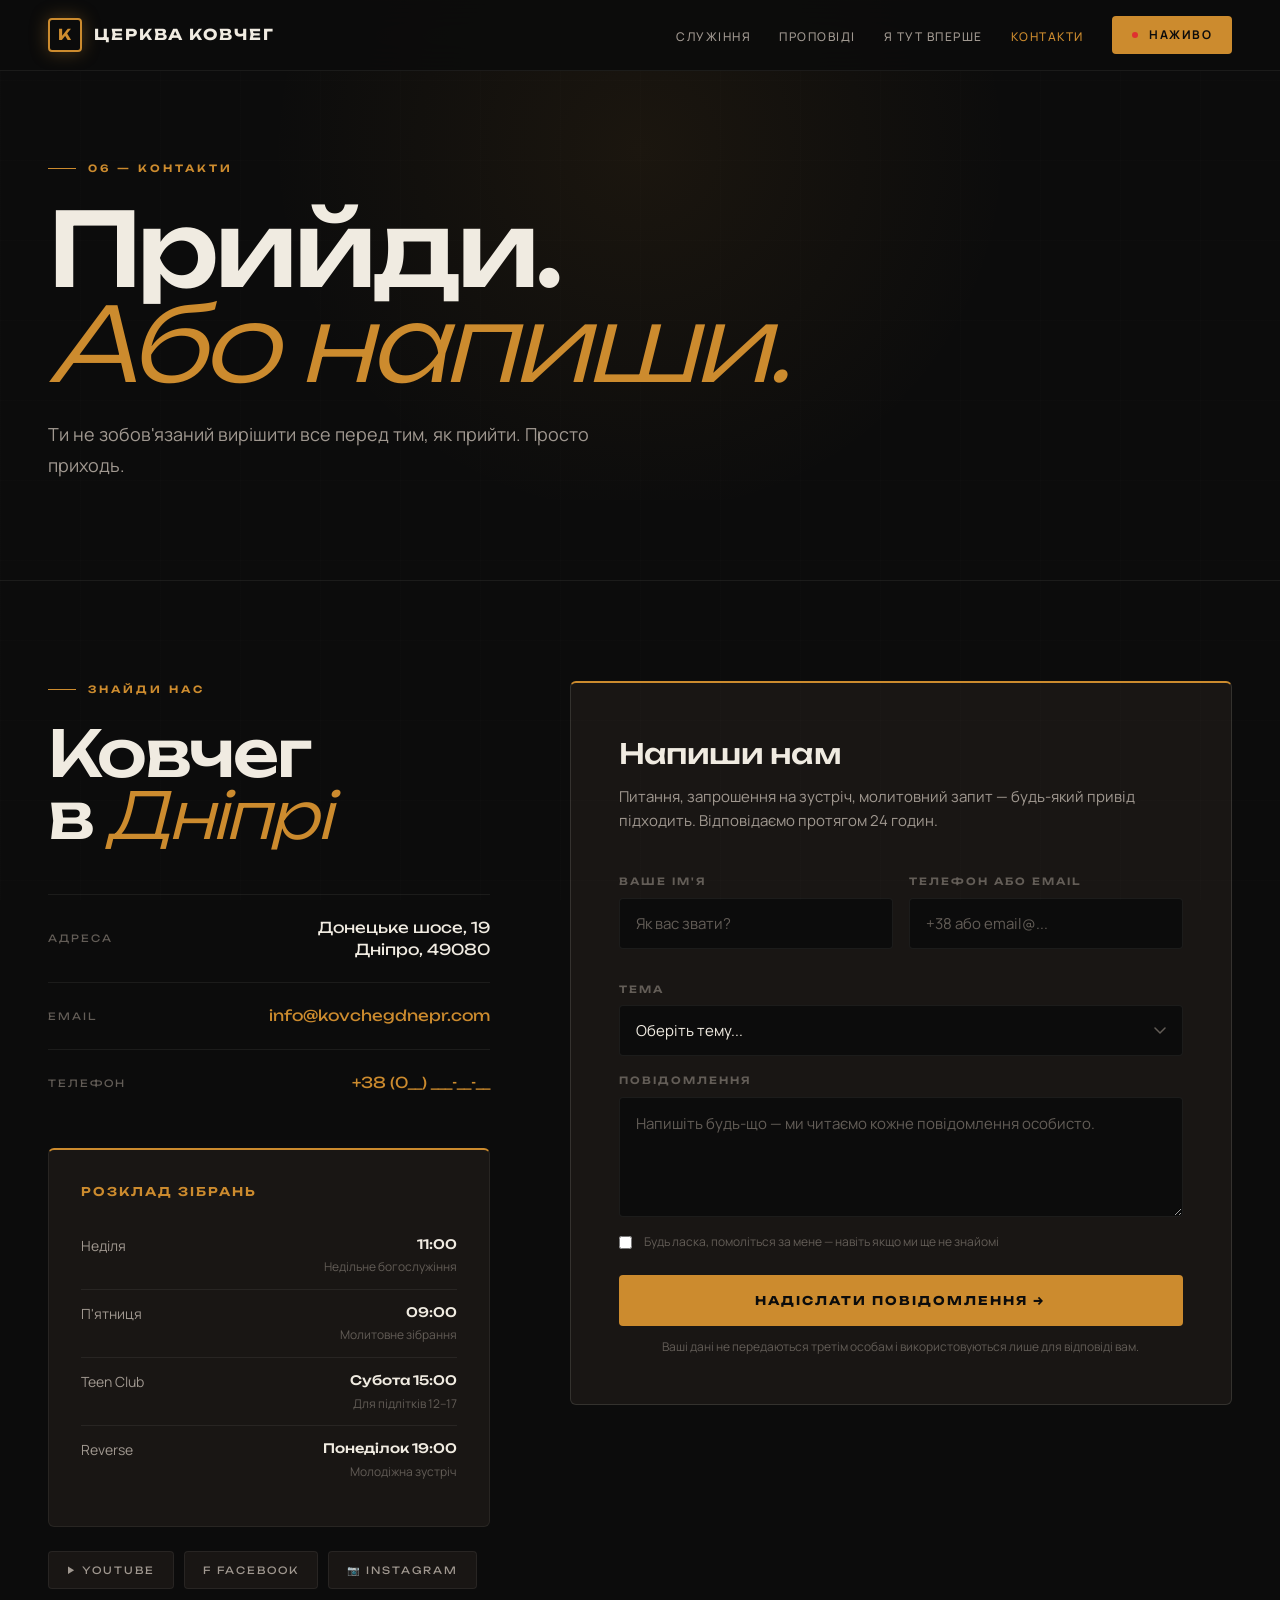
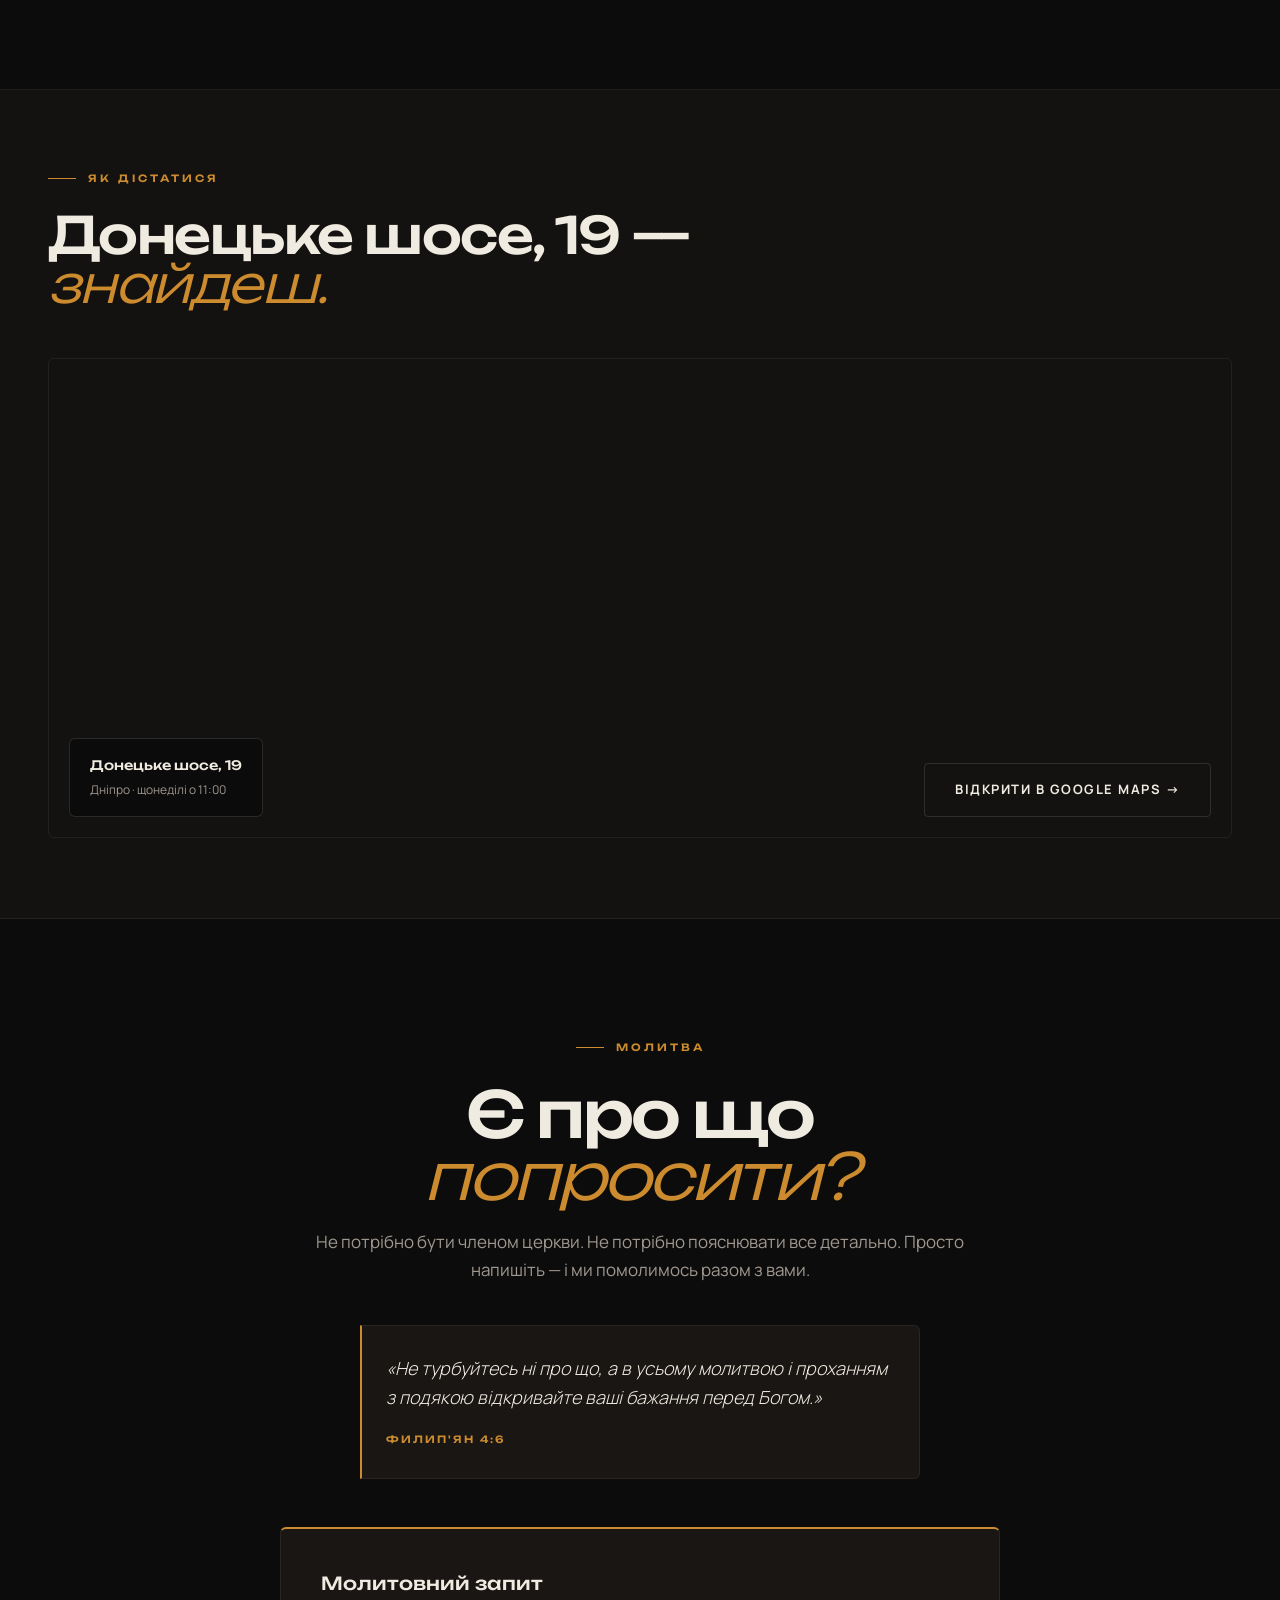
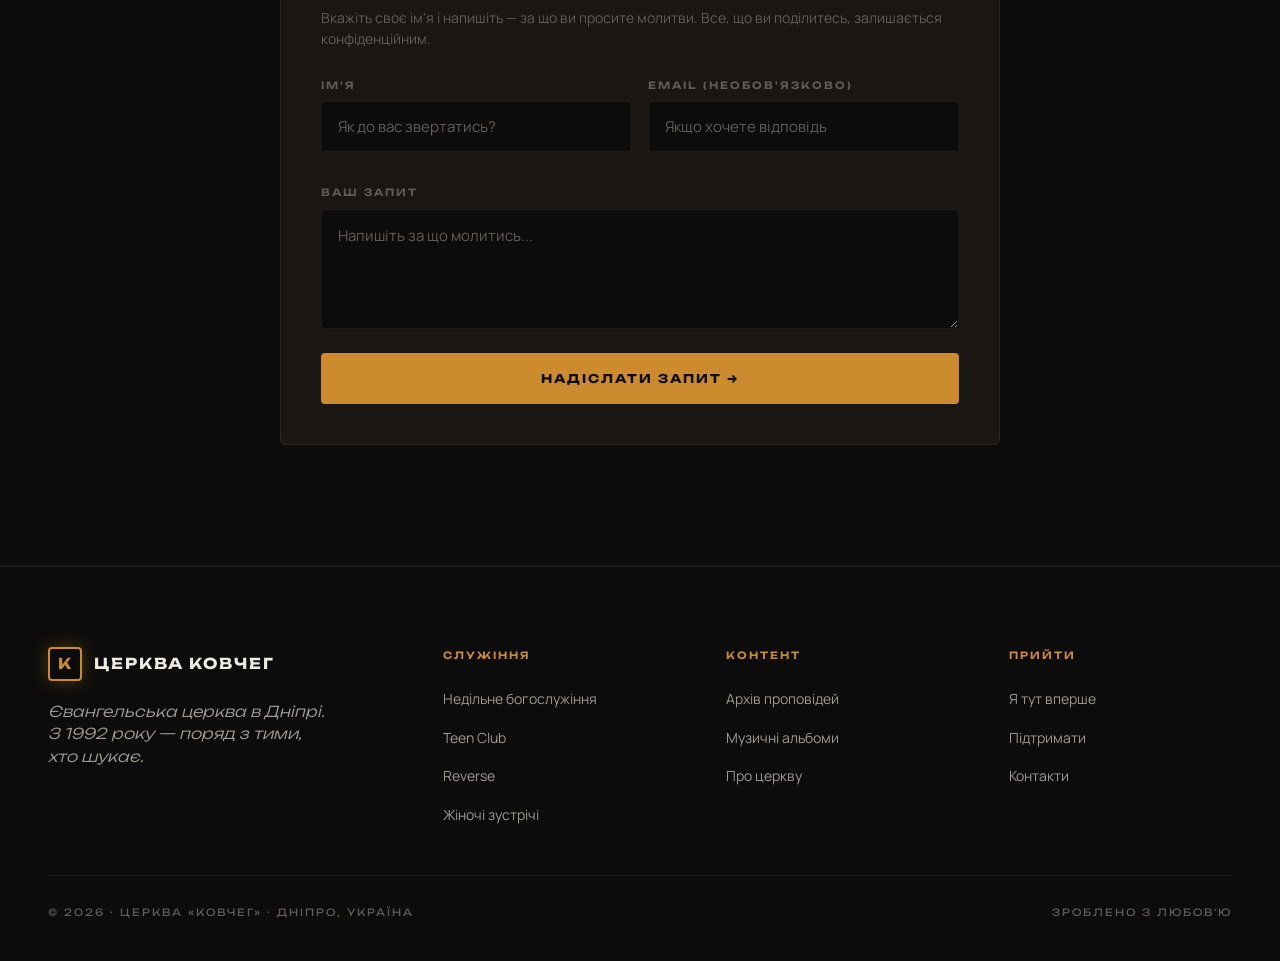
<file: contact.html>
<!DOCTYPE html>
<html lang="uk">
<head>
<meta charset="UTF-8">
<link rel="icon" type="image/png" href="kovcheg_favicon.png">
<meta name="viewport" content="width=device-width, initial-scale=1.0">
<title>Контакти — Церква Ковчег, Дніпро</title>
<meta name="description" content="Зв'яжіться з церквою Ковчег у Дніпрі. Адреса, розклад, форма для зворотнього зв'язку.">
<link rel="preconnect" href="https://fonts.googleapis.com">
<link rel="preconnect" href="https://fonts.gstatic.com" crossorigin>
<link href="https://fonts.googleapis.com/css2?family=Unbounded:wght@300;400;500;600;700;800&family=Manrope:ital,wght@0,300;0,400;0,500;0,600;0,700;1,300;1,400&display=swap" rel="stylesheet">
<link rel="stylesheet" href="css/main.css">
<style>

  /* ─── CONTACT MAIN ─── */
  .contact-page { padding:100px 48px 0; border-bottom:1px solid var(--line); }
  .contact-page-inner {
    max-width:1360px; margin:0 auto;
    display:grid; grid-template-columns:1fr 1.5fr; gap:80px; align-items:start;
    padding-bottom:100px;
  }
  .contact-aside { position:sticky; top:120px; }
  .contact-aside h2 {
    font-family:'Unbounded',sans-serif; font-weight:500;
    font-size:clamp(36px,5vw,64px); letter-spacing:-.03em; line-height:.97;
    margin-top:24px; margin-bottom:48px;
  }
  .contact-aside h2 .amber { font-weight:300; color:var(--amber); font-style:italic; }

  /* Schedule block */
  .schedule-block {
    background:var(--bg-card); border:1px solid var(--line);
    border-radius:var(--r); padding:32px;
    margin-bottom:24px; border-top:2px solid var(--amber);
  }
  .schedule-block h3 {
    font-family:'Unbounded',sans-serif; font-size:12px;
    letter-spacing:2px; text-transform:uppercase;
    color:var(--amber); margin-bottom:20px; font-weight:600;
  }
  .schedule-row {
    display:flex; justify-content:space-between;
    padding:12px 0; border-bottom:1px solid var(--line);
    font-size:14px;
  }
  .schedule-row:last-child { border-bottom:none; }
  .schedule-day { color:var(--ink-soft); }
  .schedule-time {
    font-family:'Unbounded',sans-serif; font-size:13px;
    font-weight:500; color:var(--ink);
  }
  .schedule-note { font-size:12px; color:var(--ink-mute); margin-top:2px; }

  /* Social links */
  .social-row {
    display:flex; gap:10px; flex-wrap:wrap; margin-top:24px;
  }
  .social-btn {
    padding:10px 18px; background:var(--bg-card); border:1px solid var(--line);
    border-radius:4px; color:var(--ink-soft); text-decoration:none;
    font-family:'Unbounded',sans-serif; font-size:10px; letter-spacing:2px;
    text-transform:uppercase; transition:all .2s; display:flex; align-items:center; gap:8px;
  }
  .social-btn:hover { border-color:var(--amber); color:var(--amber); }

  /* ─── CONTACT FORM ─── */
  .contact-form-wrap {
    background:var(--bg-card); border:1px solid var(--line-b);
    border-radius:var(--r); padding:48px;
    border-top:2px solid var(--amber);
  }
  .form-title {
    font-family:'Unbounded',sans-serif; font-weight:500;
    font-size:28px; letter-spacing:-.02em; margin-bottom:8px;
  }
  .form-subtitle {
    font-size:15px; color:var(--ink-soft); margin-bottom:40px; line-height:1.6;
  }

  .form-row {
    display:grid; grid-template-columns:1fr 1fr; gap:16px;
    margin-bottom:16px;
  }
  .form-group { display:flex; flex-direction:column; gap:8px; margin-bottom:16px; }
  .form-label {
    font-family:'Unbounded',sans-serif; font-size:10px;
    letter-spacing:2px; text-transform:uppercase;
    color:var(--ink-mute); font-weight:600;
  }
  .form-input, .form-select, .form-textarea {
    background:var(--bg); border:1px solid var(--line);
    color:var(--ink); border-radius:4px;
    padding:14px 16px;
    font-family:'Manrope',sans-serif; font-size:15px;
    transition:border-color .2s; width:100%;
  }
  .form-input::placeholder, .form-textarea::placeholder { color:var(--ink-mute); }
  .form-input:focus, .form-select:focus, .form-textarea:focus {
    outline:none; border-color:var(--amber);
  }
  .form-textarea { min-height:120px; resize:vertical; line-height:1.6; }
  .form-select {
    appearance:none; -webkit-appearance:none;
    background-image:url("data:image/svg+xml,%3Csvg xmlns='http://www.w3.org/2000/svg' width='12' height='8' viewBox='0 0 12 8'%3E%3Cpath d='M1 1l5 5 5-5' stroke='%23635D57' stroke-width='1.5' fill='none' stroke-linecap='round'/%3E%3C/svg%3E");
    background-repeat:no-repeat; background-position:right 16px center;
    padding-right:40px; cursor:pointer;
  }
  .form-note {
    font-size:12px; color:var(--ink-mute); margin-top:8px; line-height:1.5;
  }
  .form-submit {
    width:100%; padding:18px;
    background:var(--amber); color:var(--bg); border:none;
    border-radius:4px;
    font-family:'Unbounded',sans-serif; font-size:12px;
    font-weight:700; text-transform:uppercase; letter-spacing:2px;
    cursor:pointer; transition:all .3s;
    margin-top:8px;
  }
  .form-submit:hover {
    background:var(--amber-b);
    box-shadow:0 0 36px rgba(204,139,46,.4);
    transform:translateY(-2px);
  }
  .form-success {
    display:none; text-align:center; padding:40px 20px;
  }
  .form-success h3 {
    font-family:'Unbounded',sans-serif; font-size:24px;
    margin-bottom:12px;
  }
  .form-success p { color:var(--ink-soft); line-height:1.6; }
  .form-success .tick {
    font-size:48px; margin-bottom:20px; display:block;
  }

  /* ─── MAP SECTION ─── */
  .map-section {
    padding:80px 48px;
    background:var(--bg-warm);
    border-bottom:1px solid var(--line);
  }
  .map-section-inner { max-width:1360px; margin:0 auto; }
  .map-section-inner > .section-label { margin-bottom:24px; }
  .map-section-inner > h2 {
    font-family:'Unbounded',sans-serif; font-weight:500;
    font-size:clamp(32px,4vw,54px); letter-spacing:-.03em; line-height:.97;
    margin-bottom:48px;
  }
  .map-section-inner > h2 .amber { font-weight:300; color:var(--amber); font-style:italic; }
  .map-wrap {
    border-radius:var(--r); overflow:hidden;
    border:1px solid var(--line);
    height:480px; position:relative;
  }
  .map-wrap iframe {
    width:100%; height:100%; border:0;
    filter:invert(92%) hue-rotate(180deg) saturate(.65) brightness(.9);
  }
  .map-badge {
    position:absolute; bottom:20px; left:20px; z-index:5;
    background:rgba(12,12,12,.9); backdrop-filter:blur(12px);
    border:1px solid var(--line-b); border-radius:var(--r);
    padding:16px 20px;
  }
  .map-badge-addr {
    font-family:'Unbounded',sans-serif; font-size:13px;
    font-weight:500; margin-bottom:4px;
  }
  .map-badge-note { font-size:12px; color:var(--ink-soft); }
  .map-cta {
    position:absolute; bottom:20px; right:20px; z-index:5;
  }

  /* ─── PRAYER SECTION ─── */
  .prayer {
    padding:120px 48px;
    text-align:center;
    border-bottom:1px solid var(--line);
  }
  .prayer-inner { max-width:720px; margin:0 auto; }
  .prayer .section-label { justify-content:center; margin-bottom:28px; }
  .prayer h2 {
    font-family:'Unbounded',sans-serif; font-weight:500;
    font-size:clamp(32px,5vw,64px); letter-spacing:-.04em; line-height:.97;
    margin-bottom:20px;
  }
  .prayer h2 .amber { font-weight:300; color:var(--amber); font-style:italic; }
  .prayer p { font-size:17px; color:var(--ink-soft); margin-bottom:40px; line-height:1.7; }

  /* Prayer form */
  .prayer-form {
    background:var(--bg-card); border:1px solid var(--line);
    border-radius:var(--r); padding:40px; text-align:left;
    border-top:2px solid var(--amber);
    margin-top:48px;
  }
  .prayer-form h3 {
    font-family:'Unbounded',sans-serif; font-size:18px; font-weight:500;
    margin-bottom:8px;
  }
  .prayer-form p {
    font-size:14px; color:var(--ink-mute); margin-bottom:28px; line-height:1.5;
  }

  /* Mobile */
  @media (max-width:960px) {
    .contact-page { padding:60px 20px 0; }
    .contact-page-inner { grid-template-columns:1fr; gap:48px; padding-bottom:60px; }
    .contact-aside { position:static; }
    .contact-form-wrap { padding:28px; }
    .form-row { grid-template-columns:1fr; }
    .map-section { padding:60px 20px; }
    .map-wrap { height:320px; }
    .prayer { padding:60px 20px; }
    .prayer-form { padding:24px; }
  }
</style>
</head>
<body>

<!-- NAV -->
<nav>
  <a href="index.html" class="logo">
    <div class="logo-mark">К</div>
    <span>Церква Ковчег</span>
  </a>
  <ul class="nav-links">
    <li><a href="index.html#ministries">Служіння</a></li>
    <li><a href="sermons.html">Проповіді</a></li>
    <li><a href="visit.html">Я тут вперше</a></li>
    <li><a href="contact.html" class="active">Контакти</a></li>
    <li><a href="https://www.youtube.com/channel/UCPdTXPOZU_3nepXF5SRjQgQ" target="_blank" class="nav-cta"><span class="live-dot"></span>&nbsp;Наживо</a></li>
  </ul>
  <button class="nav-toggle" onclick="this.closest('nav').classList.toggle('open')" aria-label="Меню">
    <span></span><span></span><span></span>
  </button>
</nav>

<!-- PAGE HERO -->
<section class="page-hero">
  <div class="page-hero-inner">
    <div class="section-label">06 — Контакти</div>
    <h1 class="ub">
      Прийди.<br>
      <span class="amber-h">Або напиши.</span>
    </h1>
    <p class="page-hero-sub">
      Ти не зобов'язаний вирішити все перед тим, як прийти. Просто приходь.
    </p>
  </div>
</section>

<!-- CONTACT MAIN -->
<section class="contact-page">
  <div class="contact-page-inner">

    <!-- ASIDE: info + schedule -->
    <div class="contact-aside">
      <div class="section-label">Знайди нас</div>
      <h2 class="ub">Ковчег<br>в <span class="amber">Дніпрі</span></h2>

      <div class="info-item">
        <span class="ii-label">Адреса</span>
        <span class="ii-value">Донецьке шосе, 19<br>Дніпро, 49080</span>
      </div>
      <div class="info-item">
        <span class="ii-label">Email</span>
        <span class="ii-value"><a href="mailto:info@kovchegdnepr.com">info@kovchegdnepr.com</a></span>
      </div>
      <div class="info-item">
        <span class="ii-label">Телефон</span>
        <span class="ii-value"><a href="tel:+380">+38 (0__)  ___-__-__</a></span>
      </div>

      <div class="schedule-block" style="margin-top:32px">
        <h3>Розклад зібрань</h3>
        <div class="schedule-row">
          <div>
            <div class="schedule-day">Неділя</div>
          </div>
          <div style="text-align:right">
            <div class="schedule-time">11:00</div>
            <div class="schedule-note">Недільне богослужіння</div>
          </div>
        </div>
        <div class="schedule-row">
          <div>
            <div class="schedule-day">П'ятниця</div>
          </div>
          <div style="text-align:right">
            <div class="schedule-time">09:00</div>
            <div class="schedule-note">Молитовне зібрання</div>
          </div>
        </div>
        <div class="schedule-row">
          <div>
            <div class="schedule-day">Teen Club</div>
          </div>
          <div style="text-align:right">
            <div class="schedule-time">Субота 15:00</div>
            <div class="schedule-note">Для підлітків 12–17</div>
          </div>
        </div>
        <div class="schedule-row">
          <div>
            <div class="schedule-day">Reverse</div>
          </div>
          <div style="text-align:right">
            <div class="schedule-time">Понеділок 19:00</div>
            <div class="schedule-note">Молодіжна зустріч</div>
          </div>
        </div>
      </div>

      <div class="social-row">
        <a href="https://www.youtube.com/channel/UCPdTXPOZU_3nepXF5SRjQgQ" target="_blank" class="social-btn">▶ YouTube</a>
        <a href="https://www.facebook.com/kovcheg" target="_blank" class="social-btn">f Facebook</a>
        <a href="#" target="_blank" class="social-btn">📷 Instagram</a>
      </div>
    </div>

    <!-- CONTACT FORM -->
    <div class="contact-form-wrap">
      <div class="form-title ub">Напиши нам</div>
      <p class="form-subtitle">
        Питання, запрошення на зустріч, молитовний запит — будь-який привід підходить.
        Відповідаємо протягом 24 годин.
      </p>

      <!-- TODO: додати action="/api/contact" коли буде готовий бекенд -->
      <form id="contactForm">
        <div class="form-row">
          <div class="form-group">
            <label class="form-label" for="name">Ваше ім'я</label>
            <input class="form-input" type="text" id="name" name="name" placeholder="Як вас звати?" required>
          </div>
          <div class="form-group">
            <label class="form-label" for="phone">Телефон або Email</label>
            <input class="form-input" type="text" id="phone" name="contact" placeholder="+38 або email@..." required>
          </div>
        </div>

        <div class="form-group">
          <label class="form-label" for="topic">Тема</label>
          <select class="form-select" id="topic" name="topic">
            <option value="">Оберіть тему...</option>
            <option value="visit">Планую відвідати вперше</option>
            <option value="prayer">Молитовний запит</option>
            <option value="pastor">Зустріч з пастором</option>
            <option value="rehab">Реабілітаційний центр</option>
            <option value="give">Питання про пожертву</option>
            <option value="ministry">Хочу служити</option>
            <option value="other">Інше</option>
          </select>
        </div>

        <div class="form-group">
          <label class="form-label" for="message">Повідомлення</label>
          <textarea class="form-textarea" id="message" name="message" placeholder="Напишіть будь-що — ми читаємо кожне повідомлення особисто." required></textarea>
        </div>

        <div class="form-group">
          <label style="display:flex;align-items:flex-start;gap:12px;cursor:pointer">
            <input type="checkbox" name="prayerRequest" style="margin-top:3px;accent-color:var(--amber)">
            <span class="form-note" style="margin:0">Будь ласка, помоліться за мене — навіть якщо ми ще не знайомі</span>
          </label>
        </div>

        <button type="submit" class="form-submit">Надіслати повідомлення →</button>
        <p class="form-note" style="text-align:center;margin-top:12px">Ваші дані не передаються третім особам і використовуються лише для відповіді вам.</p>
      </form>

      <div class="form-success" id="formSuccess">
        <span class="tick">✓</span>
        <h3>Повідомлення отримано</h3>
        <p>Дякуємо, що написали. Ми відповімо протягом 24 годин.<br>Якщо ви залишили молитовний запит — за вас вже моляться.</p>
      </div>
    </div>

  </div>
</section>

<!-- MAP -->
<section class="map-section">
  <div class="map-section-inner">
    <div class="section-label">Як дістатися</div>
    <h2 class="ub">Донецьке шосе, 19 —<br><span class="amber">знайдеш.</span></h2>
    <div class="map-wrap">
      <iframe
        src="https://maps.google.com/maps?q=Донецьке+шосе+19,+Дніпро,+Україна&output=embed&hl=uk&z=16"
        loading="lazy"
        allowfullscreen
        referrerpolicy="no-referrer-when-downgrade">
      </iframe>
      <div class="map-badge">
        <div class="map-badge-addr">Донецьке шосе, 19</div>
        <div class="map-badge-note">Дніпро · щонеділі о 11:00</div>
      </div>
      <div class="map-cta">
        <a href="https://maps.google.com/maps?q=Донецьке+шосе+19,+Дніпро,+Україна" target="_blank" class="btn btn-outline">
          Відкрити в Google Maps →
        </a>
      </div>
    </div>
  </div>
</section>

<!-- PRAYER REQUEST -->
<section class="prayer" id="prayer">
  <div class="prayer-inner">
    <div class="section-label">Молитва</div>
    <h2 class="ub">
      Є про що<br>
      <span class="amber">попросити?</span>
    </h2>
    <p>
      Не потрібно бути членом церкви. Не потрібно пояснювати все детально. Просто напишіть — і ми помолимось разом з вами.
    </p>

    <div class="verse-block" style="text-align:left;max-width:560px;margin:0 auto">
      <blockquote>«Не турбуйтесь ні про що, а в усьому молитвою і проханням з подякою відкривайте ваші бажання перед Богом.»</blockquote>
      <cite>Филип'ян 4:6</cite>
    </div>

    <div class="prayer-form">
      <h3 class="ub">Молитовний запит</h3>
      <p>Вкажіть своє ім'я і напишіть — за що ви просите молитви. Все, що ви поділитесь, залишається конфіденційним.</p>
      <form id="prayerForm">
        <input type="hidden" name="topic" value="prayer">
        <div class="form-row">
          <div class="form-group">
            <label class="form-label" for="prayerName">Ім'я</label>
            <input class="form-input" type="text" id="prayerName" name="name" placeholder="Як до вас звертатись?" required>
          </div>
          <div class="form-group">
            <label class="form-label" for="prayerContact">Email (необов'язково)</label>
            <input class="form-input" type="email" id="prayerContact" name="email" placeholder="Якщо хочете відповідь">
          </div>
        </div>
        <div class="form-group">
          <label class="form-label" for="prayerText">Ваш запит</label>
          <textarea class="form-textarea" id="prayerText" name="message" placeholder="Напишіть за що молитись..." required></textarea>
        </div>
        <button type="submit" class="form-submit">Надіслати запит →</button>
      </form>
    </div>
  </div>
</section>

<!-- FOOTER -->
<footer>
  <div class="footer-inner">
    </div>
    <div class="footer-top">
      <div class="footer-brand">
        <a href="index.html" class="logo">
          <div class="logo-mark">К</div>
          <span>Церква Ковчег</span>
        </a>
        <p>Євангельська церква в Дніпрі. З 1992 року — поряд з тими, хто шукає.</p>
      </div>
      <div class="footer-col">
        <h4>Служіння</h4>
        <ul>
          <li><a href="index.html#ministries">Недільне богослужіння</a></li>
          <li><a href="index.html#ministries">Teen Club</a></li>
          <li><a href="index.html#ministries">Reverse</a></li>
          <li><a href="index.html#ministries">Жіночі зустрічі</a></li>
        </ul>
      </div>
      <div class="footer-col">
        <h4>Контент</h4>
        <ul>
          <li><a href="sermons.html">Архів проповідей</a></li>
          <li><a href="#">Музичні альбоми</a></li>
          <li><a href="about.html">Про церкву</a></li>
        </ul>
      </div>
      <div class="footer-col">
        <h4>Прийти</h4>
        <ul>
          <li><a href="index.html#first-time">Я тут вперше</a></li>
          <li><a href="give.html">Підтримати</a></li>
          <li><a href="contact.html">Контакти</a></li>
        </ul>
      </div>
    </div>
    <div class="footer-bottom">
      <span>© 2026 · Церква «Ковчег» · Дніпро, Україна</span>
      <span>Зроблено з любов'ю</span>
    </div>
  </div>
</footer>

<script>
  // TODO: підключити backend endpoint
  // form.action = '/api/contact';
  ['contactForm','prayerForm'].forEach(id => {
    const f = document.getElementById(id);
    if (f) f.addEventListener('submit', e => e.preventDefault());
  });
</script>
</body>
</html>
</file>
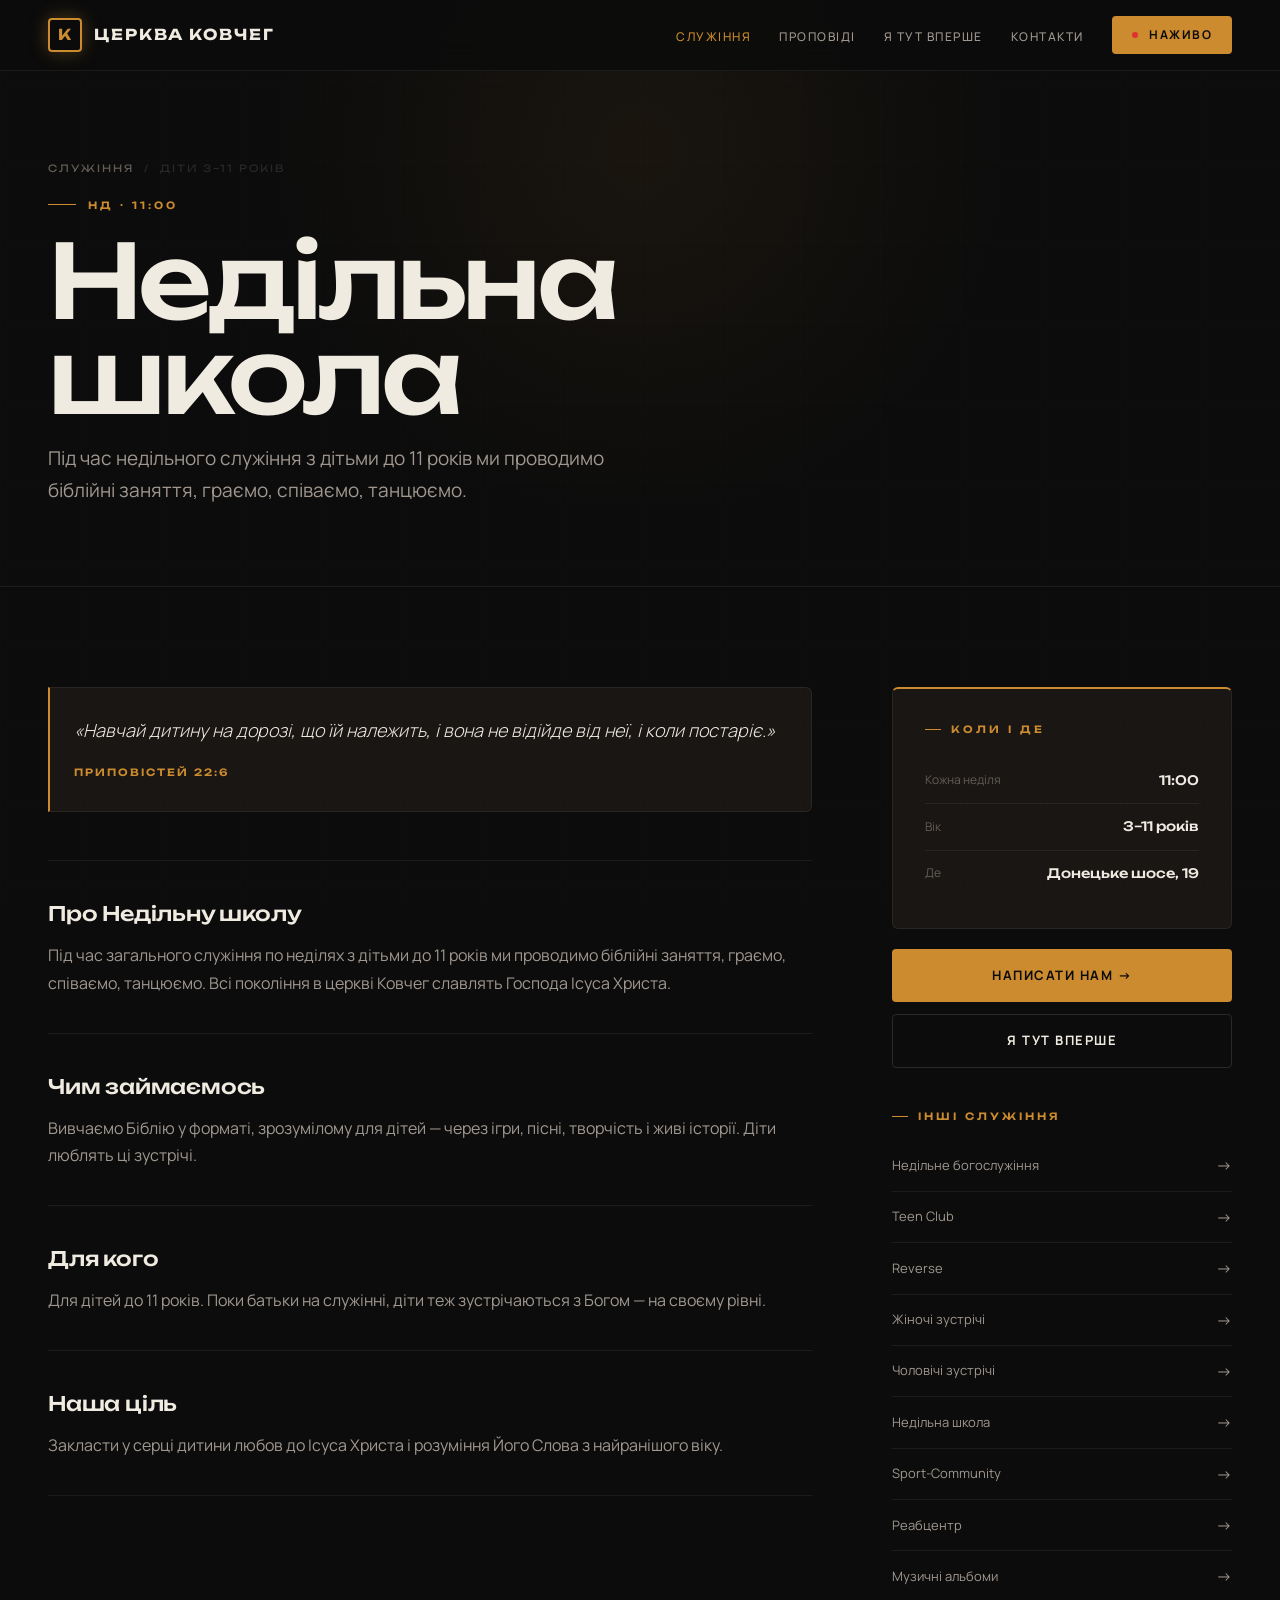
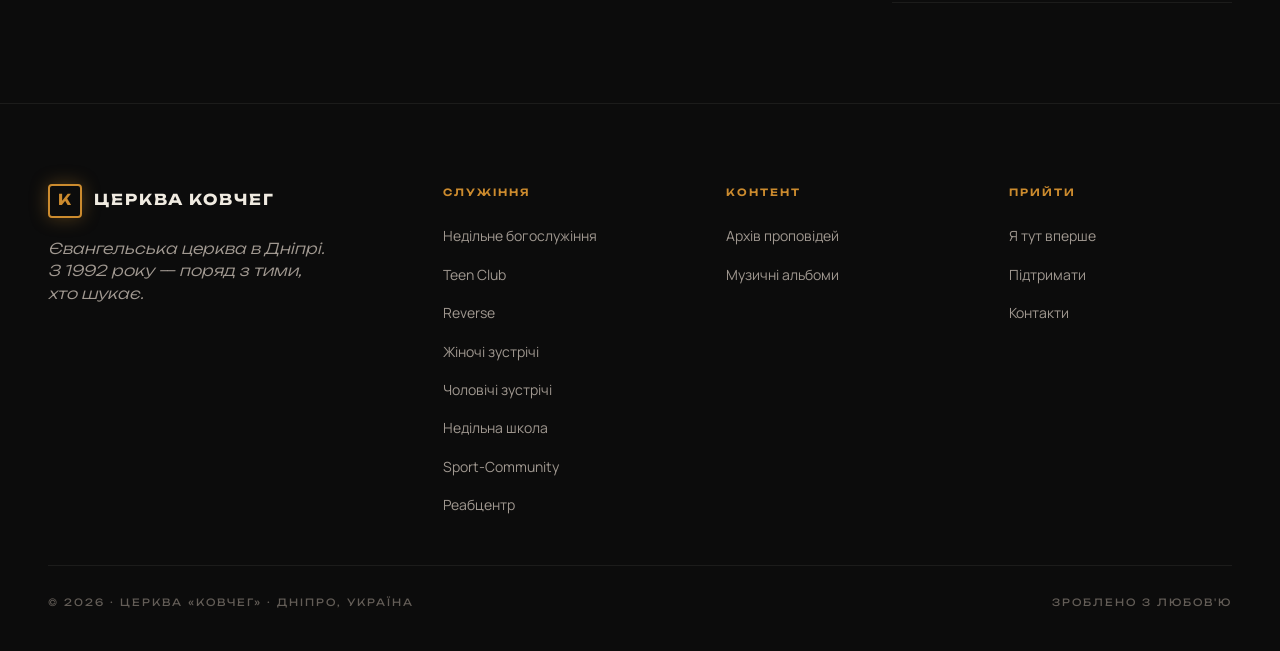
<file: ministry-kids.html>
<!DOCTYPE html>
<html lang="uk">
<head>
<meta charset="UTF-8">
<link rel="icon" type="image/png" href="kovcheg_favicon.png">
<meta name="viewport" content="width=device-width, initial-scale=1.0">
<title>Недільна школа — Ковчег</title>
<link rel="preconnect" href="https://fonts.googleapis.com">
<link rel="preconnect" href="https://fonts.gstatic.com" crossorigin>
<link href="https://fonts.googleapis.com/css2?family=Unbounded:wght@300;400;500;600;700;800&family=Manrope:ital,wght@0,300;0,400;0,500;0,600;0,700;1,300;1,400&display=swap" rel="stylesheet">
<link rel="stylesheet" href="css/main.css">
<style>
  .min-hero {
    min-height:60vh; padding:160px 48px 80px;
    position:relative; overflow:hidden;
    display:flex; align-items:flex-end;
    border-bottom:1px solid var(--line);
  }
  .min-hero-photo {
    position:absolute; inset:0; z-index:0;
  }
  .min-hero-overlay {
    position:absolute; inset:0;
    background:linear-gradient(to bottom, rgba(12,12,12,.45) 0%, rgba(12,12,12,.7) 55%, rgba(12,12,12,1) 100%);
    z-index:1;
  }
  .min-hero::before {
    content:'';
    position:absolute; top:-200px; left:50%; transform:translateX(-50%);
    width:900px; height:700px;
    background:radial-gradient(circle, rgba(204,139,46,.07) 0%, transparent 65%);
    pointer-events:none; z-index:0;
  }
  .min-hero-inner {
    max-width:1360px; margin:0 auto; width:100%;
    position:relative; z-index:2;
  }
  .min-hero h1 {
    font-family:'Unbounded',sans-serif; font-weight:500;
    font-size:clamp(48px,8vw,110px);
    line-height:.93; letter-spacing:-.04em; margin-top:20px;
  }
  .min-hero-sub {
    font-size:19px; color:var(--ink-soft); max-width:560px; margin-top:20px; line-height:1.65;
  }

  /* Main layout */
  .min-body { padding:100px 48px; }
  .min-body-inner {
    max-width:1360px; margin:0 auto;
    display:grid; grid-template-columns:1fr 340px; gap:80px; align-items:start;
  }

  /* Desc items */
  .desc-list { display:grid; gap:0; }
  .desc-item {
    padding:36px 0; border-bottom:1px solid var(--line);
  }
  .desc-item:first-child { border-top:1px solid var(--line); }
  .desc-item h3 {
    font-family:'Unbounded',sans-serif; font-weight:500;
    font-size:20px; margin-bottom:12px; letter-spacing:-.01em;
  }
  .desc-item p { font-size:16px; color:var(--ink-soft); line-height:1.7; }

  /* Sidebar */
  .min-sidebar { position:sticky; top:100px; }
  .sidebar-card {
    background:var(--bg-card); border:1px solid var(--line);
    border-radius:var(--r); padding:32px;
    border-top:2px solid var(--amber); margin-bottom:20px;
  }
  .sidebar-card h4 {
    font-family:'Unbounded',sans-serif; font-size:10px;
    letter-spacing:3px; text-transform:uppercase; color:var(--amber);
    margin-bottom:20px; font-weight:600;
    display:flex; align-items:center; gap:10px;
  }
  .sidebar-card h4::before { content:''; width:16px; height:1px; background:var(--amber); }
  .when-row {
    display:flex; justify-content:space-between; align-items:center;
    padding:12px 0; border-bottom:1px solid var(--line); gap:12px;
  }
  .when-row:last-child { border-bottom:none; }
  .when-key { font-size:12px; color:var(--ink-mute); }
  .when-val { font-family:'Unbounded',sans-serif; font-size:13px; font-weight:500; text-align:right; }

  /* Breadcrumb */
  .breadcrumb {
    font-family:'Unbounded',sans-serif; font-size:10px;
    letter-spacing:2px; text-transform:uppercase; color:var(--ink-mute);
    margin-bottom:20px; display:flex; gap:10px; align-items:center;
  }
  .breadcrumb a { color:var(--ink-mute); text-decoration:none; transition:color .2s; }
  .breadcrumb a:hover { color:var(--amber); }
  .breadcrumb span { color:var(--line-b); }

  /* Other ministries */
  .other-min { margin-top:40px; }
  .other-min h4 {
    font-family:'Unbounded',sans-serif; font-size:10px;
    letter-spacing:3px; text-transform:uppercase; color:var(--amber);
    margin-bottom:16px; font-weight:600;
    display:flex; align-items:center; gap:10px;
  }
  .other-min h4::before { content:''; width:16px; height:1px; background:var(--amber); }
  .other-link {
    display:flex; align-items:center; justify-content:space-between;
    padding:12px 0; border-bottom:1px solid var(--line);
    text-decoration:none; color:var(--ink-soft); font-size:13px;
    transition:color .2s;
  }
  .other-link:hover { color:var(--amber); }
  .other-link span { font-size:16px; }

  @media (max-width:960px) {
    .min-hero { padding:120px 20px 60px; }
    .min-body { padding:60px 20px; }
    .min-body-inner { grid-template-columns:1fr; }
    .min-sidebar { position:static; }
  }
</style>
</head>
<body>

<nav>
  <a href="index.html" class="logo">
    <div class="logo-mark">К</div>
    <span>Церква Ковчег</span>
  </a>
  <ul class="nav-links">
    <li><a href="index.html#ministries" class="active">Служіння</a></li>
    <li><a href="sermons.html">Проповіді</a></li>
    <li><a href="visit.html">Я тут вперше</a></li>
    <li><a href="contact.html">Контакти</a></li>
    <li><a href="#" class="nav-cta"><span class="live-dot"></span>&nbsp;Наживо</a></li>
  </ul>
  <button class="nav-toggle" onclick="this.closest('nav').classList.toggle('open')" aria-label="Меню">
    <span></span><span></span><span></span>
  </button>
</nav>

<section class="min-hero">

  <div class="min-hero-inner">
    <div class="breadcrumb">
      <a href="index.html#ministries">Служіння</a>
      <span>/</span>
      <span>Діти 3–11 років</span>
    </div>
    <div class="section-label">Нд · 11:00</div>
    <h1 class="ub">Недільна<br>школа</h1>
    <p class="min-hero-sub">Під час недільного служіння з дітьми до 11 років ми проводимо біблійні заняття, граємо, співаємо, танцюємо.</p>
  </div>
</section>

<section class="min-body">
  <div class="min-body-inner">
    <div>
      <div class="verse-block" style="margin-bottom:48px">
        <blockquote>«Навчай дитину на дорозі, що їй належить, і вона не відійде від неї, і коли постаріє.»</blockquote>
        <cite>Приповістей 22:6</cite>
      </div>
      <div class="desc-list">
    <div class="desc-item">
      <h3>Про Недільну школу</h3>
      <p>Під час загального служіння по неділях з дітьми до 11 років ми проводимо біблійні заняття, граємо, співаємо, танцюємо. Всі покоління в церкві Ковчег славлять Господа Ісуса Христа.</p>
    </div>
    <div class="desc-item">
      <h3>Чим займаємось</h3>
      <p>Вивчаємо Біблію у форматі, зрозумілому для дітей — через ігри, пісні, творчість і живі історії. Діти люблять ці зустрічі.</p>
    </div>
    <div class="desc-item">
      <h3>Для кого</h3>
      <p>Для дітей до 11 років. Поки батьки на служінні, діти теж зустрічаються з Богом — на своєму рівні.</p>
    </div>
    <div class="desc-item">
      <h3>Наша ціль</h3>
      <p>Закласти у серці дитини любов до Ісуса Христа і розуміння Його Слова з найранішого віку.</p>
    </div>
      </div>

    </div>

    <aside class="min-sidebar">
      <div class="sidebar-card">
        <h4>Коли і де</h4>
      <div class="when-row">
        <span class="when-key">Кожна неділя</span>
        <span class="when-val">11:00</span>
      </div>
      <div class="when-row">
        <span class="when-key">Вік</span>
        <span class="when-val">3–11 років</span>
      </div>
      <div class="when-row">
        <span class="when-key">Де</span>
        <span class="when-val">Донецьке шосе, 19</span>
      </div>
      </div>

      <a href="contact.html" class="btn btn-primary" style="width:100%;justify-content:center;margin-bottom:12px">Написати нам →</a>
      <a href="visit.html" class="btn btn-outline" style="width:100%;justify-content:center">Я тут вперше</a>

      <div class="other-min">
        <h4>Інші служіння</h4>
        <a href="ministry-sunday.html" class="other-link">Недільне богослужіння <span>→</span></a>
        <a href="ministry-teen.html" class="other-link">Teen Club <span>→</span></a>
        <a href="ministry-reverse.html" class="other-link">Reverse <span>→</span></a>
        <a href="ministry-women.html" class="other-link">Жіночі зустрічі <span>→</span></a>
        <a href="ministry-men.html" class="other-link">Чоловічі зустрічі <span>→</span></a>
        <a href="ministry-kids.html" class="other-link">Недільна школа <span>→</span></a>
        <a href="ministry-sport.html" class="other-link">Sport-Community <span>→</span></a>
        <a href="ministry-rehab.html" class="other-link">Реабцентр <span>→</span></a>
        <a href="ministry-music.html" class="other-link">Музичні альбоми <span>→</span></a>
      </div>
    </aside>
  </div>
</section>

<footer>
  <div class="footer-inner">
    </div>
    <div class="footer-top">
      <div class="footer-brand">
        <a href="index.html" class="logo"><div class="logo-mark">К</div><span>Церква Ковчег</span></a>
        <p>Євангельська церква в Дніпрі. З 1992 року — поряд з тими, хто шукає.</p>
      </div>
      <div class="footer-col">
        <h4>Служіння</h4>
        <ul>
          <li><a href="ministry-sunday.html">Недільне богослужіння</a></li>
          <li><a href="ministry-teen.html">Teen Club</a></li>
          <li><a href="ministry-reverse.html">Reverse</a></li>
          <li><a href="ministry-women.html">Жіночі зустрічі</a></li>
          <li><a href="ministry-men.html">Чоловічі зустрічі</a></li>
          <li><a href="ministry-kids.html">Недільна школа</a></li>
          <li><a href="ministry-sport.html">Sport-Community</a></li>
          <li><a href="ministry-rehab.html">Реабцентр</a></li>
        </ul>
      </div>
      <div class="footer-col">
        <h4>Контент</h4>
        <ul>
          <li><a href="sermons.html">Архів проповідей</a></li>
          <li><a href="ministry-music.html">Музичні альбоми</a></li>
        </ul>
      </div>
      <div class="footer-col">
        <h4>Прийти</h4>
        <ul>
          <li><a href="visit.html">Я тут вперше</a></li>
          <li><a href="index.html#donate">Підтримати</a></li>
          <li><a href="contact.html">Контакти</a></li>
        </ul>
      </div>
    </div>
    <div class="footer-bottom">
      <span>© 2026 · Церква «Ковчег» · Дніпро, Україна</span>
      <span>Зроблено з любов'ю</span>
    </div>
  </div>
</footer>

</body>
</html>
</file>
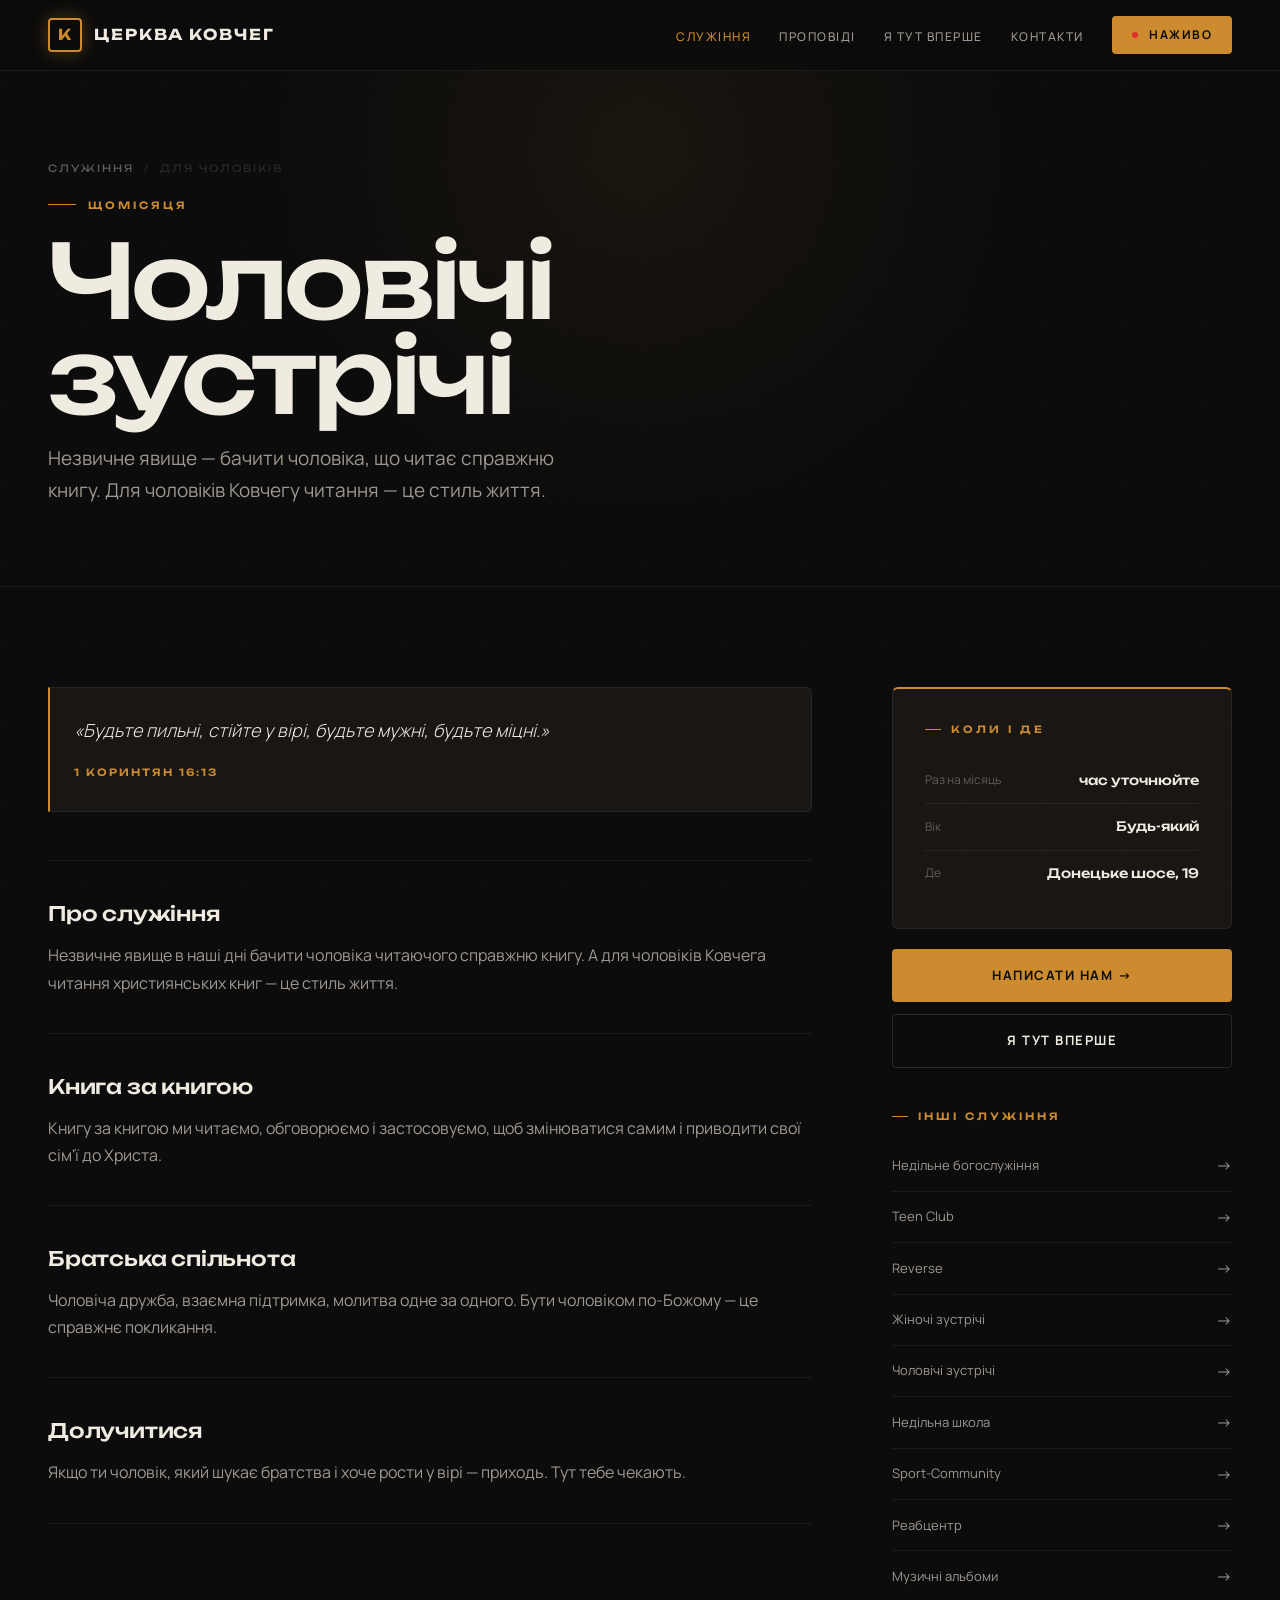
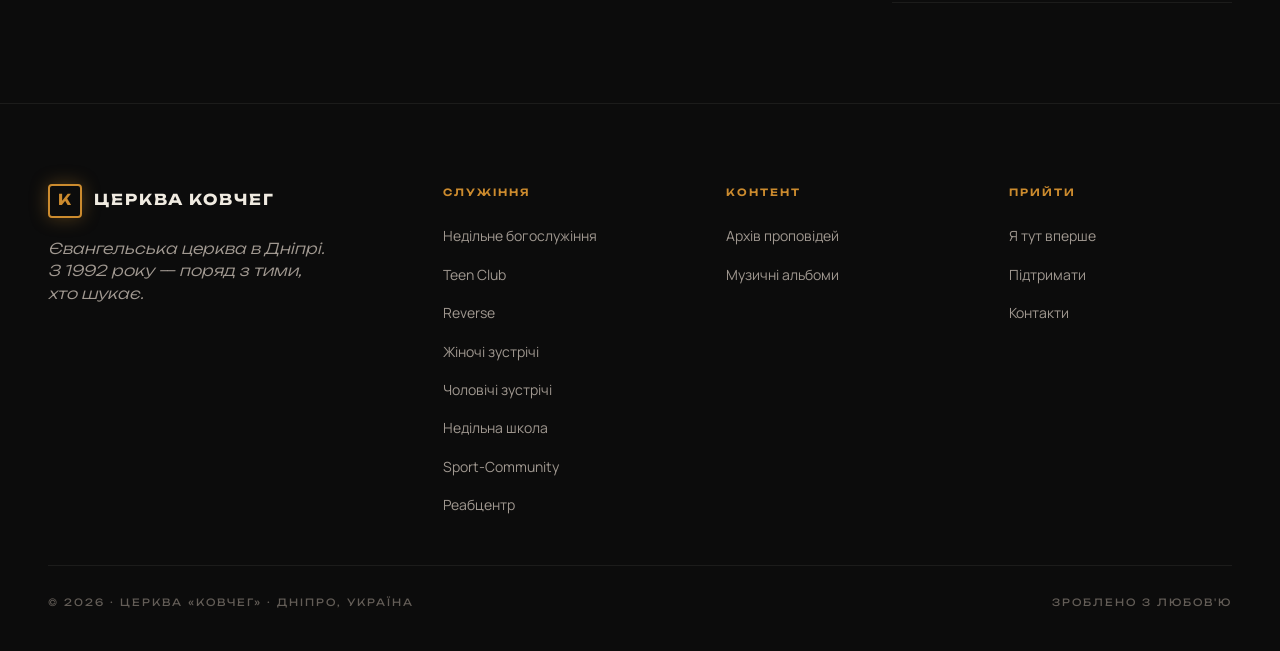
<file: ministry-men.html>
<!DOCTYPE html>
<html lang="uk">
<head>
<meta charset="UTF-8">
<link rel="icon" type="image/png" href="kovcheg_favicon.png">
<meta name="viewport" content="width=device-width, initial-scale=1.0">
<title>Чоловічі зустрічі — Ковчег</title>
<link rel="preconnect" href="https://fonts.googleapis.com">
<link rel="preconnect" href="https://fonts.gstatic.com" crossorigin>
<link href="https://fonts.googleapis.com/css2?family=Unbounded:wght@300;400;500;600;700;800&family=Manrope:ital,wght@0,300;0,400;0,500;0,600;0,700;1,300;1,400&display=swap" rel="stylesheet">
<link rel="stylesheet" href="css/main.css">
<style>
  .min-hero {
    min-height:60vh; padding:160px 48px 80px;
    position:relative; overflow:hidden;
    display:flex; align-items:flex-end;
    border-bottom:1px solid var(--line);
  }
  .min-hero-photo {
    position:absolute; inset:0; z-index:0;
  }
  .min-hero-overlay {
    position:absolute; inset:0;
    background:linear-gradient(to bottom, rgba(12,12,12,.45) 0%, rgba(12,12,12,.7) 55%, rgba(12,12,12,1) 100%);
    z-index:1;
  }
  .min-hero::before {
    content:'';
    position:absolute; top:-200px; left:50%; transform:translateX(-50%);
    width:900px; height:700px;
    background:radial-gradient(circle, rgba(204,139,46,.07) 0%, transparent 65%);
    pointer-events:none; z-index:0;
  }
  .min-hero-inner {
    max-width:1360px; margin:0 auto; width:100%;
    position:relative; z-index:2;
  }
  .min-hero h1 {
    font-family:'Unbounded',sans-serif; font-weight:500;
    font-size:clamp(48px,8vw,110px);
    line-height:.93; letter-spacing:-.04em; margin-top:20px;
  }
  .min-hero-sub {
    font-size:19px; color:var(--ink-soft); max-width:560px; margin-top:20px; line-height:1.65;
  }

  /* Main layout */
  .min-body { padding:100px 48px; }
  .min-body-inner {
    max-width:1360px; margin:0 auto;
    display:grid; grid-template-columns:1fr 340px; gap:80px; align-items:start;
  }

  /* Desc items */
  .desc-list { display:grid; gap:0; }
  .desc-item {
    padding:36px 0; border-bottom:1px solid var(--line);
  }
  .desc-item:first-child { border-top:1px solid var(--line); }
  .desc-item h3 {
    font-family:'Unbounded',sans-serif; font-weight:500;
    font-size:20px; margin-bottom:12px; letter-spacing:-.01em;
  }
  .desc-item p { font-size:16px; color:var(--ink-soft); line-height:1.7; }

  /* Sidebar */
  .min-sidebar { position:sticky; top:100px; }
  .sidebar-card {
    background:var(--bg-card); border:1px solid var(--line);
    border-radius:var(--r); padding:32px;
    border-top:2px solid var(--amber); margin-bottom:20px;
  }
  .sidebar-card h4 {
    font-family:'Unbounded',sans-serif; font-size:10px;
    letter-spacing:3px; text-transform:uppercase; color:var(--amber);
    margin-bottom:20px; font-weight:600;
    display:flex; align-items:center; gap:10px;
  }
  .sidebar-card h4::before { content:''; width:16px; height:1px; background:var(--amber); }
  .when-row {
    display:flex; justify-content:space-between; align-items:center;
    padding:12px 0; border-bottom:1px solid var(--line); gap:12px;
  }
  .when-row:last-child { border-bottom:none; }
  .when-key { font-size:12px; color:var(--ink-mute); }
  .when-val { font-family:'Unbounded',sans-serif; font-size:13px; font-weight:500; text-align:right; }

  /* Breadcrumb */
  .breadcrumb {
    font-family:'Unbounded',sans-serif; font-size:10px;
    letter-spacing:2px; text-transform:uppercase; color:var(--ink-mute);
    margin-bottom:20px; display:flex; gap:10px; align-items:center;
  }
  .breadcrumb a { color:var(--ink-mute); text-decoration:none; transition:color .2s; }
  .breadcrumb a:hover { color:var(--amber); }
  .breadcrumb span { color:var(--line-b); }

  /* Other ministries */
  .other-min { margin-top:40px; }
  .other-min h4 {
    font-family:'Unbounded',sans-serif; font-size:10px;
    letter-spacing:3px; text-transform:uppercase; color:var(--amber);
    margin-bottom:16px; font-weight:600;
    display:flex; align-items:center; gap:10px;
  }
  .other-min h4::before { content:''; width:16px; height:1px; background:var(--amber); }
  .other-link {
    display:flex; align-items:center; justify-content:space-between;
    padding:12px 0; border-bottom:1px solid var(--line);
    text-decoration:none; color:var(--ink-soft); font-size:13px;
    transition:color .2s;
  }
  .other-link:hover { color:var(--amber); }
  .other-link span { font-size:16px; }

  @media (max-width:960px) {
    .min-hero { padding:120px 20px 60px; }
    .min-body { padding:60px 20px; }
    .min-body-inner { grid-template-columns:1fr; }
    .min-sidebar { position:static; }
  }
</style>
</head>
<body>

<nav>
  <a href="index.html" class="logo">
    <div class="logo-mark">К</div>
    <span>Церква Ковчег</span>
  </a>
  <ul class="nav-links">
    <li><a href="index.html#ministries" class="active">Служіння</a></li>
    <li><a href="sermons.html">Проповіді</a></li>
    <li><a href="visit.html">Я тут вперше</a></li>
    <li><a href="contact.html">Контакти</a></li>
    <li><a href="#" class="nav-cta"><span class="live-dot"></span>&nbsp;Наживо</a></li>
  </ul>
  <button class="nav-toggle" onclick="this.closest('nav').classList.toggle('open')" aria-label="Меню">
    <span></span><span></span><span></span>
  </button>
</nav>

<section class="min-hero">

  <div class="min-hero-inner">
    <div class="breadcrumb">
      <a href="index.html#ministries">Служіння</a>
      <span>/</span>
      <span>Для чоловіків</span>
    </div>
    <div class="section-label">Щомісяця</div>
    <h1 class="ub">Чоловічі<br>зустрічі</h1>
    <p class="min-hero-sub">Незвичне явище — бачити чоловіка, що читає справжню книгу. Для чоловіків Ковчегу читання — це стиль життя.</p>
  </div>
</section>

<section class="min-body">
  <div class="min-body-inner">
    <div>
      <div class="verse-block" style="margin-bottom:48px">
        <blockquote>«Будьте пильні, стійте у вірі, будьте мужні, будьте міцні.»</blockquote>
        <cite>1 Коринтян 16:13</cite>
      </div>
      <div class="desc-list">
    <div class="desc-item">
      <h3>Про служіння</h3>
      <p>Незвичне явище в наші дні бачити чоловіка читаючого справжню книгу. А для чоловіків Ковчега читання християнських книг — це стиль життя.</p>
    </div>
    <div class="desc-item">
      <h3>Книга за книгою</h3>
      <p>Книгу за книгою ми читаємо, обговорюємо і застосовуємо, щоб змінюватися самим і приводити свої сім'ї до Христа.</p>
    </div>
    <div class="desc-item">
      <h3>Братська спільнота</h3>
      <p>Чоловіча дружба, взаємна підтримка, молитва одне за одного. Бути чоловіком по-Божому — це справжнє покликання.</p>
    </div>
    <div class="desc-item">
      <h3>Долучитися</h3>
      <p>Якщо ти чоловік, який шукає братства і хоче рости у вірі — приходь. Тут тебе чекають.</p>
    </div>
      </div>

    </div>

    <aside class="min-sidebar">
      <div class="sidebar-card">
        <h4>Коли і де</h4>
      <div class="when-row">
        <span class="when-key">Раз на місяць</span>
        <span class="when-val">час уточнюйте</span>
      </div>
      <div class="when-row">
        <span class="when-key">Вік</span>
        <span class="when-val">Будь-який</span>
      </div>
      <div class="when-row">
        <span class="when-key">Де</span>
        <span class="when-val">Донецьке шосе, 19</span>
      </div>
      </div>

      <a href="contact.html" class="btn btn-primary" style="width:100%;justify-content:center;margin-bottom:12px">Написати нам →</a>
      <a href="visit.html" class="btn btn-outline" style="width:100%;justify-content:center">Я тут вперше</a>

      <div class="other-min">
        <h4>Інші служіння</h4>
        <a href="ministry-sunday.html" class="other-link">Недільне богослужіння <span>→</span></a>
        <a href="ministry-teen.html" class="other-link">Teen Club <span>→</span></a>
        <a href="ministry-reverse.html" class="other-link">Reverse <span>→</span></a>
        <a href="ministry-women.html" class="other-link">Жіночі зустрічі <span>→</span></a>
        <a href="ministry-men.html" class="other-link">Чоловічі зустрічі <span>→</span></a>
        <a href="ministry-kids.html" class="other-link">Недільна школа <span>→</span></a>
        <a href="ministry-sport.html" class="other-link">Sport-Community <span>→</span></a>
        <a href="ministry-rehab.html" class="other-link">Реабцентр <span>→</span></a>
        <a href="ministry-music.html" class="other-link">Музичні альбоми <span>→</span></a>
      </div>
    </aside>
  </div>
</section>

<footer>
  <div class="footer-inner">
    </div>
    <div class="footer-top">
      <div class="footer-brand">
        <a href="index.html" class="logo"><div class="logo-mark">К</div><span>Церква Ковчег</span></a>
        <p>Євангельська церква в Дніпрі. З 1992 року — поряд з тими, хто шукає.</p>
      </div>
      <div class="footer-col">
        <h4>Служіння</h4>
        <ul>
          <li><a href="ministry-sunday.html">Недільне богослужіння</a></li>
          <li><a href="ministry-teen.html">Teen Club</a></li>
          <li><a href="ministry-reverse.html">Reverse</a></li>
          <li><a href="ministry-women.html">Жіночі зустрічі</a></li>
          <li><a href="ministry-men.html">Чоловічі зустрічі</a></li>
          <li><a href="ministry-kids.html">Недільна школа</a></li>
          <li><a href="ministry-sport.html">Sport-Community</a></li>
          <li><a href="ministry-rehab.html">Реабцентр</a></li>
        </ul>
      </div>
      <div class="footer-col">
        <h4>Контент</h4>
        <ul>
          <li><a href="sermons.html">Архів проповідей</a></li>
          <li><a href="ministry-music.html">Музичні альбоми</a></li>
        </ul>
      </div>
      <div class="footer-col">
        <h4>Прийти</h4>
        <ul>
          <li><a href="visit.html">Я тут вперше</a></li>
          <li><a href="index.html#donate">Підтримати</a></li>
          <li><a href="contact.html">Контакти</a></li>
        </ul>
      </div>
    </div>
    <div class="footer-bottom">
      <span>© 2026 · Церква «Ковчег» · Дніпро, Україна</span>
      <span>Зроблено з любов'ю</span>
    </div>
  </div>
</footer>

</body>
</html>
</file>
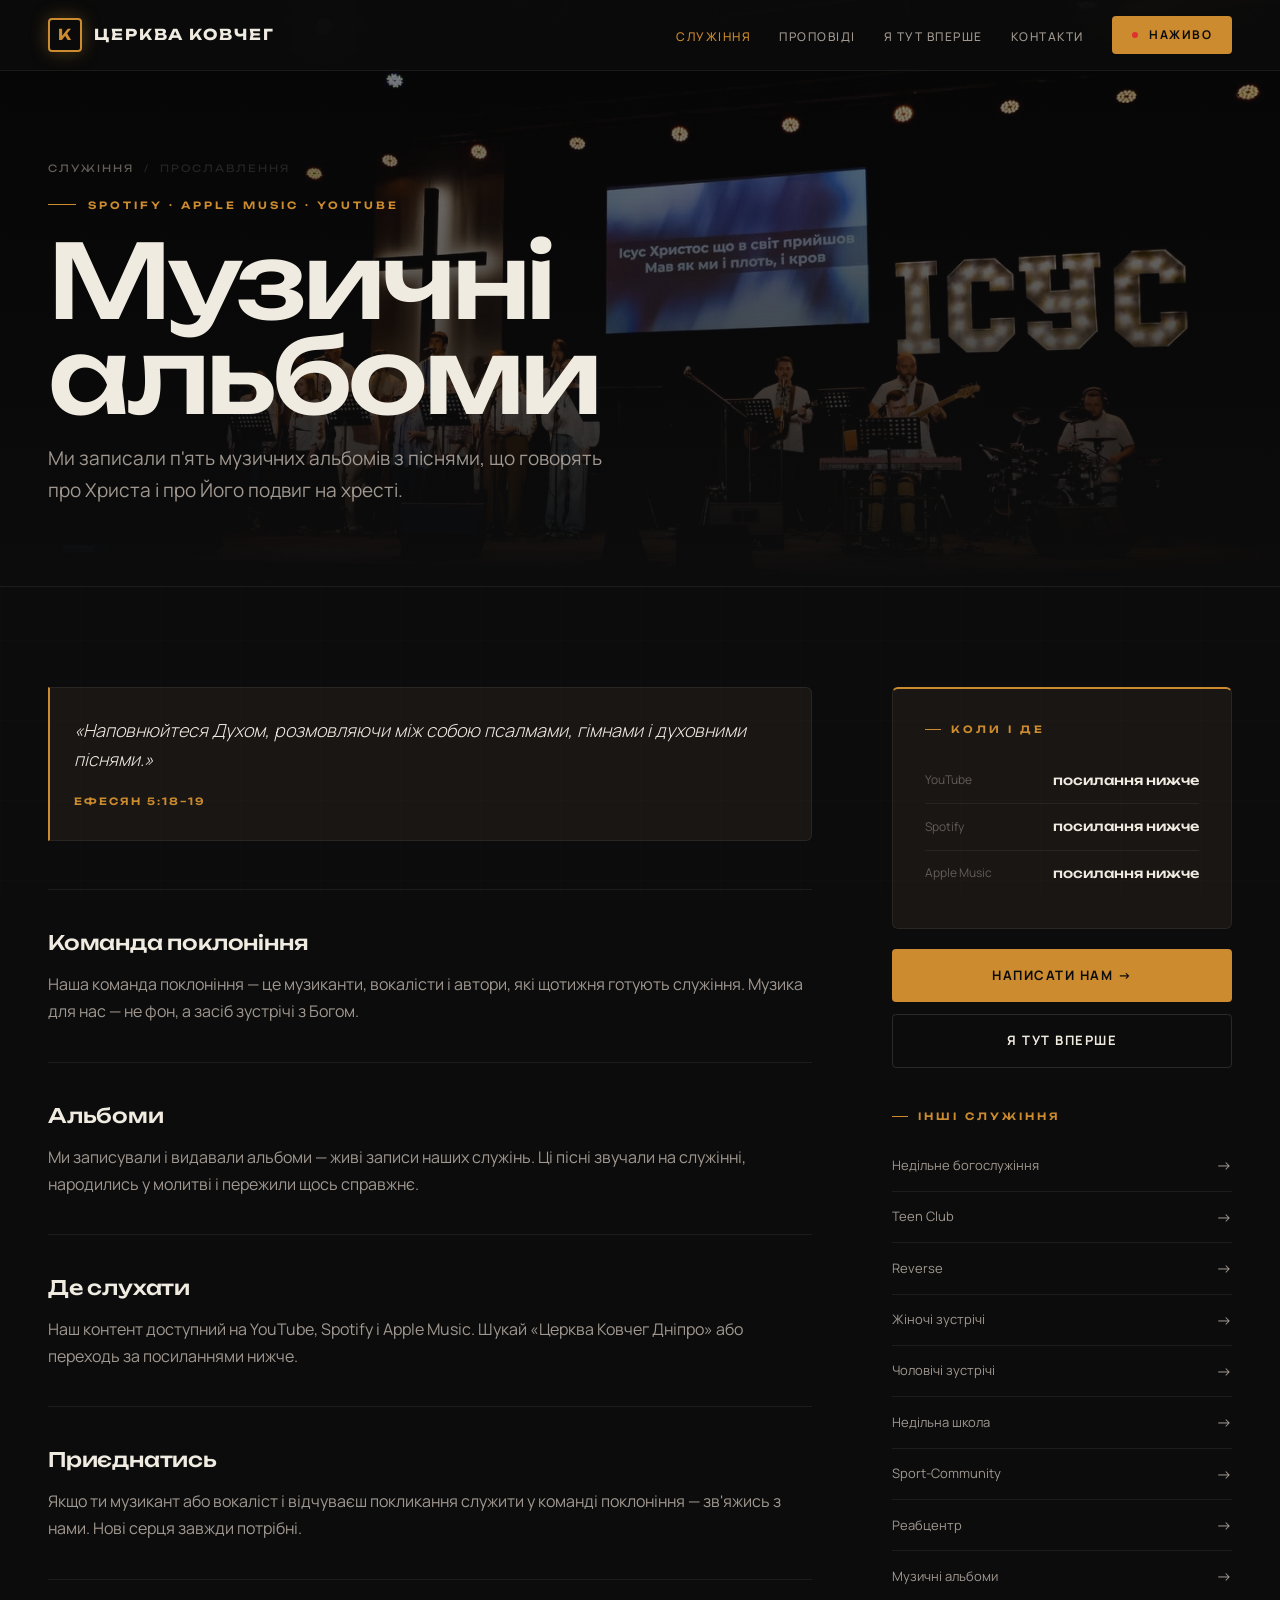
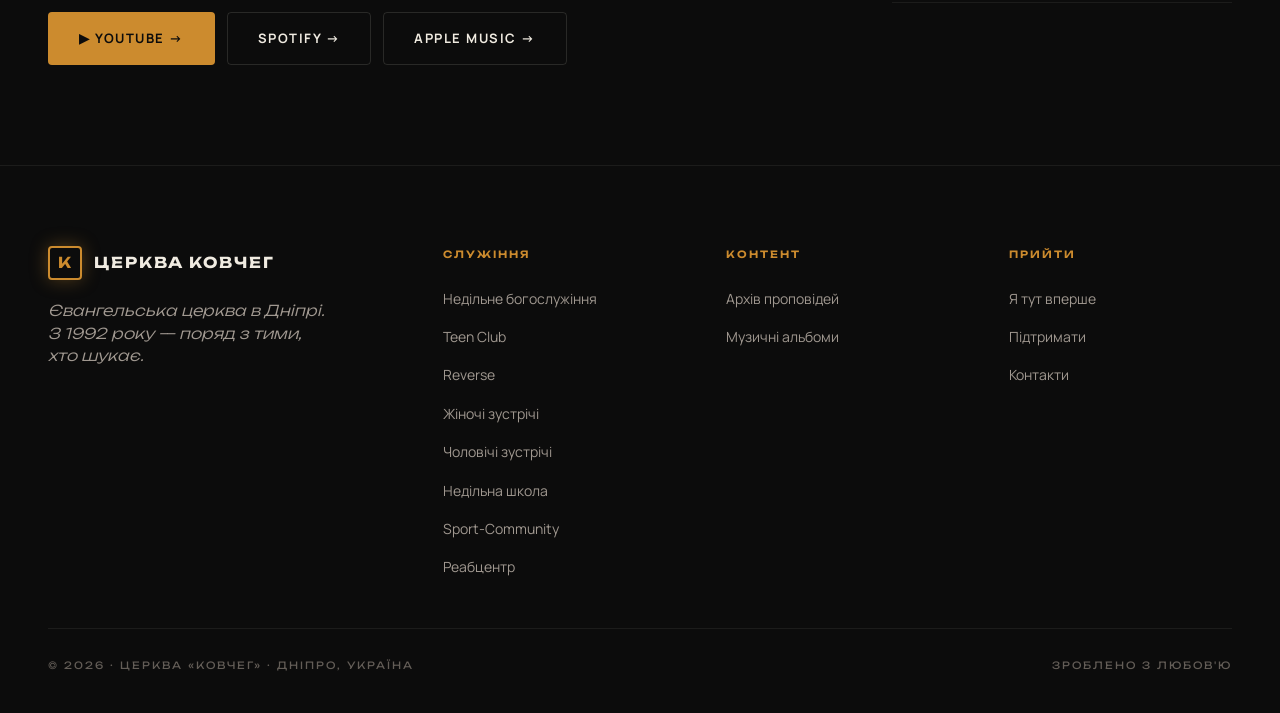
<file: ministry-music.html>
<!DOCTYPE html>
<html lang="uk">
<head>
<meta charset="UTF-8">
<link rel="icon" type="image/png" href="kovcheg_favicon.png">
<meta name="viewport" content="width=device-width, initial-scale=1.0">
<title>Музичні альбоми — Ковчег</title>
<link rel="preconnect" href="https://fonts.googleapis.com">
<link rel="preconnect" href="https://fonts.gstatic.com" crossorigin>
<link href="https://fonts.googleapis.com/css2?family=Unbounded:wght@300;400;500;600;700;800&family=Manrope:ital,wght@0,300;0,400;0,500;0,600;0,700;1,300;1,400&display=swap" rel="stylesheet">
<link rel="stylesheet" href="css/main.css">
<style>
  .min-hero {
    min-height:60vh; padding:160px 48px 80px;
    position:relative; overflow:hidden;
    display:flex; align-items:flex-end;
    border-bottom:1px solid var(--line);
  }
  .min-hero-photo {
    position:absolute; inset:0; z-index:0;
  }
  .min-hero-overlay {
    position:absolute; inset:0;
    background:linear-gradient(to bottom, rgba(12,12,12,.45) 0%, rgba(12,12,12,.7) 55%, rgba(12,12,12,1) 100%);
    z-index:1;
  }
  .min-hero::before {
    content:'';
    position:absolute; top:-200px; left:50%; transform:translateX(-50%);
    width:900px; height:700px;
    background:radial-gradient(circle, rgba(204,139,46,.07) 0%, transparent 65%);
    pointer-events:none; z-index:0;
  }
  .min-hero-inner {
    max-width:1360px; margin:0 auto; width:100%;
    position:relative; z-index:2;
  }
  .min-hero h1 {
    font-family:'Unbounded',sans-serif; font-weight:500;
    font-size:clamp(48px,8vw,110px);
    line-height:.93; letter-spacing:-.04em; margin-top:20px;
  }
  .min-hero-sub {
    font-size:19px; color:var(--ink-soft); max-width:560px; margin-top:20px; line-height:1.65;
  }

  /* Main layout */
  .min-body { padding:100px 48px; }
  .min-body-inner {
    max-width:1360px; margin:0 auto;
    display:grid; grid-template-columns:1fr 340px; gap:80px; align-items:start;
  }

  /* Desc items */
  .desc-list { display:grid; gap:0; }
  .desc-item {
    padding:36px 0; border-bottom:1px solid var(--line);
  }
  .desc-item:first-child { border-top:1px solid var(--line); }
  .desc-item h3 {
    font-family:'Unbounded',sans-serif; font-weight:500;
    font-size:20px; margin-bottom:12px; letter-spacing:-.01em;
  }
  .desc-item p { font-size:16px; color:var(--ink-soft); line-height:1.7; }

  /* Sidebar */
  .min-sidebar { position:sticky; top:100px; }
  .sidebar-card {
    background:var(--bg-card); border:1px solid var(--line);
    border-radius:var(--r); padding:32px;
    border-top:2px solid var(--amber); margin-bottom:20px;
  }
  .sidebar-card h4 {
    font-family:'Unbounded',sans-serif; font-size:10px;
    letter-spacing:3px; text-transform:uppercase; color:var(--amber);
    margin-bottom:20px; font-weight:600;
    display:flex; align-items:center; gap:10px;
  }
  .sidebar-card h4::before { content:''; width:16px; height:1px; background:var(--amber); }
  .when-row {
    display:flex; justify-content:space-between; align-items:center;
    padding:12px 0; border-bottom:1px solid var(--line); gap:12px;
  }
  .when-row:last-child { border-bottom:none; }
  .when-key { font-size:12px; color:var(--ink-mute); }
  .when-val { font-family:'Unbounded',sans-serif; font-size:13px; font-weight:500; text-align:right; }

  /* Breadcrumb */
  .breadcrumb {
    font-family:'Unbounded',sans-serif; font-size:10px;
    letter-spacing:2px; text-transform:uppercase; color:var(--ink-mute);
    margin-bottom:20px; display:flex; gap:10px; align-items:center;
  }
  .breadcrumb a { color:var(--ink-mute); text-decoration:none; transition:color .2s; }
  .breadcrumb a:hover { color:var(--amber); }
  .breadcrumb span { color:var(--line-b); }

  /* Other ministries */
  .other-min { margin-top:40px; }
  .other-min h4 {
    font-family:'Unbounded',sans-serif; font-size:10px;
    letter-spacing:3px; text-transform:uppercase; color:var(--amber);
    margin-bottom:16px; font-weight:600;
    display:flex; align-items:center; gap:10px;
  }
  .other-min h4::before { content:''; width:16px; height:1px; background:var(--amber); }
  .other-link {
    display:flex; align-items:center; justify-content:space-between;
    padding:12px 0; border-bottom:1px solid var(--line);
    text-decoration:none; color:var(--ink-soft); font-size:13px;
    transition:color .2s;
  }
  .other-link:hover { color:var(--amber); }
  .other-link span { font-size:16px; }

  @media (max-width:960px) {
    .min-hero { padding:120px 20px 60px; }
    .min-body { padding:60px 20px; }
    .min-body-inner { grid-template-columns:1fr; }
    .min-sidebar { position:static; }
  }
</style>
</head>
<body>

<nav>
  <a href="index.html" class="logo">
    <div class="logo-mark">К</div>
    <span>Церква Ковчег</span>
  </a>
  <ul class="nav-links">
    <li><a href="index.html#ministries" class="active">Служіння</a></li>
    <li><a href="sermons.html">Проповіді</a></li>
    <li><a href="visit.html">Я тут вперше</a></li>
    <li><a href="contact.html">Контакти</a></li>
    <li><a href="#" class="nav-cta"><span class="live-dot"></span>&nbsp;Наживо</a></li>
  </ul>
  <button class="nav-toggle" onclick="this.closest('nav').classList.toggle('open')" aria-label="Меню">
    <span></span><span></span><span></span>
  </button>
</nav>

<section class="min-hero">
  <div class="min-hero-photo" style="background:url('images/worship-vyshyvanka.jpg') center 20% / cover no-repeat;"></div>
  <div class="min-hero-overlay"></div>
  <div class="min-hero-inner">
    <div class="breadcrumb">
      <a href="index.html#ministries">Служіння</a>
      <span>/</span>
      <span>Прославлення</span>
    </div>
    <div class="section-label">Spotify · Apple Music · YouTube</div>
    <h1 class="ub">Музичні<br>альбоми</h1>
    <p class="min-hero-sub">Ми записали п'ять музичних альбомів з піснями, що говорять про Христа і про Його подвиг на хресті.</p>
  </div>
</section>

<section class="min-body">
  <div class="min-body-inner">
    <div>
      <div class="verse-block" style="margin-bottom:48px">
        <blockquote>«Наповнюйтеся Духом, розмовляючи між собою псалмами, гімнами і духовними піснями.»</blockquote>
        <cite>Ефесян 5:18–19</cite>
      </div>
      <div class="desc-list">
    <div class="desc-item">
      <h3>Команда поклоніння</h3>
      <p>Наша команда поклоніння — це музиканти, вокалісти і автори, які щотижня готують служіння. Музика для нас — не фон, а засіб зустрічі з Богом.</p>
    </div>
    <div class="desc-item">
      <h3>Альбоми</h3>
      <p>Ми записували і видавали альбоми — живі записи наших служінь. Ці пісні звучали на служінні, народились у молитві і пережили щось справжнє.</p>
    </div>
    <div class="desc-item">
      <h3>Де слухати</h3>
      <p>Наш контент доступний на YouTube, Spotify і Apple Music. Шукай «Церква Ковчег Дніпро» або переходь за посиланнями нижче.</p>
    </div>
    <div class="desc-item">
      <h3>Приєднатись</h3>
      <p>Якщо ти музикант або вокаліст і відчуваєш покликання служити у команді поклоніння — зв'яжись з нами. Нові серця завжди потрібні.</p>
    </div>
      </div>
      <div style="display:flex;gap:12px;flex-wrap:wrap;margin-top:32px">
          <a href="https://www.youtube.com/channel/UCPdTXPOZU_3nepXF5SRjQgQ" target="_blank" class="btn btn-primary">▶ YouTube →</a>
          <a href="#" class="btn btn-outline">Spotify →</a>
          <a href="#" class="btn btn-outline">Apple Music →</a>
        </div>
    </div>

    <aside class="min-sidebar">
      <div class="sidebar-card">
        <h4>Коли і де</h4>
      <div class="when-row">
        <span class="when-key">YouTube</span>
        <span class="when-val">посилання нижче</span>
      </div>
      <div class="when-row">
        <span class="when-key">Spotify</span>
        <span class="when-val">посилання нижче</span>
      </div>
      <div class="when-row">
        <span class="when-key">Apple Music</span>
        <span class="when-val">посилання нижче</span>
      </div>
      </div>

      <a href="contact.html" class="btn btn-primary" style="width:100%;justify-content:center;margin-bottom:12px">Написати нам →</a>
      <a href="visit.html" class="btn btn-outline" style="width:100%;justify-content:center">Я тут вперше</a>

      <div class="other-min">
        <h4>Інші служіння</h4>
        <a href="ministry-sunday.html" class="other-link">Недільне богослужіння <span>→</span></a>
        <a href="ministry-teen.html" class="other-link">Teen Club <span>→</span></a>
        <a href="ministry-reverse.html" class="other-link">Reverse <span>→</span></a>
        <a href="ministry-women.html" class="other-link">Жіночі зустрічі <span>→</span></a>
        <a href="ministry-men.html" class="other-link">Чоловічі зустрічі <span>→</span></a>
        <a href="ministry-kids.html" class="other-link">Недільна школа <span>→</span></a>
        <a href="ministry-sport.html" class="other-link">Sport-Community <span>→</span></a>
        <a href="ministry-rehab.html" class="other-link">Реабцентр <span>→</span></a>
        <a href="ministry-music.html" class="other-link">Музичні альбоми <span>→</span></a>
      </div>
    </aside>
  </div>
</section>

<footer>
  <div class="footer-inner">
    </div>
    <div class="footer-top">
      <div class="footer-brand">
        <a href="index.html" class="logo"><div class="logo-mark">К</div><span>Церква Ковчег</span></a>
        <p>Євангельська церква в Дніпрі. З 1992 року — поряд з тими, хто шукає.</p>
      </div>
      <div class="footer-col">
        <h4>Служіння</h4>
        <ul>
          <li><a href="ministry-sunday.html">Недільне богослужіння</a></li>
          <li><a href="ministry-teen.html">Teen Club</a></li>
          <li><a href="ministry-reverse.html">Reverse</a></li>
          <li><a href="ministry-women.html">Жіночі зустрічі</a></li>
          <li><a href="ministry-men.html">Чоловічі зустрічі</a></li>
          <li><a href="ministry-kids.html">Недільна школа</a></li>
          <li><a href="ministry-sport.html">Sport-Community</a></li>
          <li><a href="ministry-rehab.html">Реабцентр</a></li>
        </ul>
      </div>
      <div class="footer-col">
        <h4>Контент</h4>
        <ul>
          <li><a href="sermons.html">Архів проповідей</a></li>
          <li><a href="ministry-music.html">Музичні альбоми</a></li>
        </ul>
      </div>
      <div class="footer-col">
        <h4>Прийти</h4>
        <ul>
          <li><a href="visit.html">Я тут вперше</a></li>
          <li><a href="index.html#donate">Підтримати</a></li>
          <li><a href="contact.html">Контакти</a></li>
        </ul>
      </div>
    </div>
    <div class="footer-bottom">
      <span>© 2026 · Церква «Ковчег» · Дніпро, Україна</span>
      <span>Зроблено з любов'ю</span>
    </div>
  </div>
</footer>

</body>
</html>
</file>
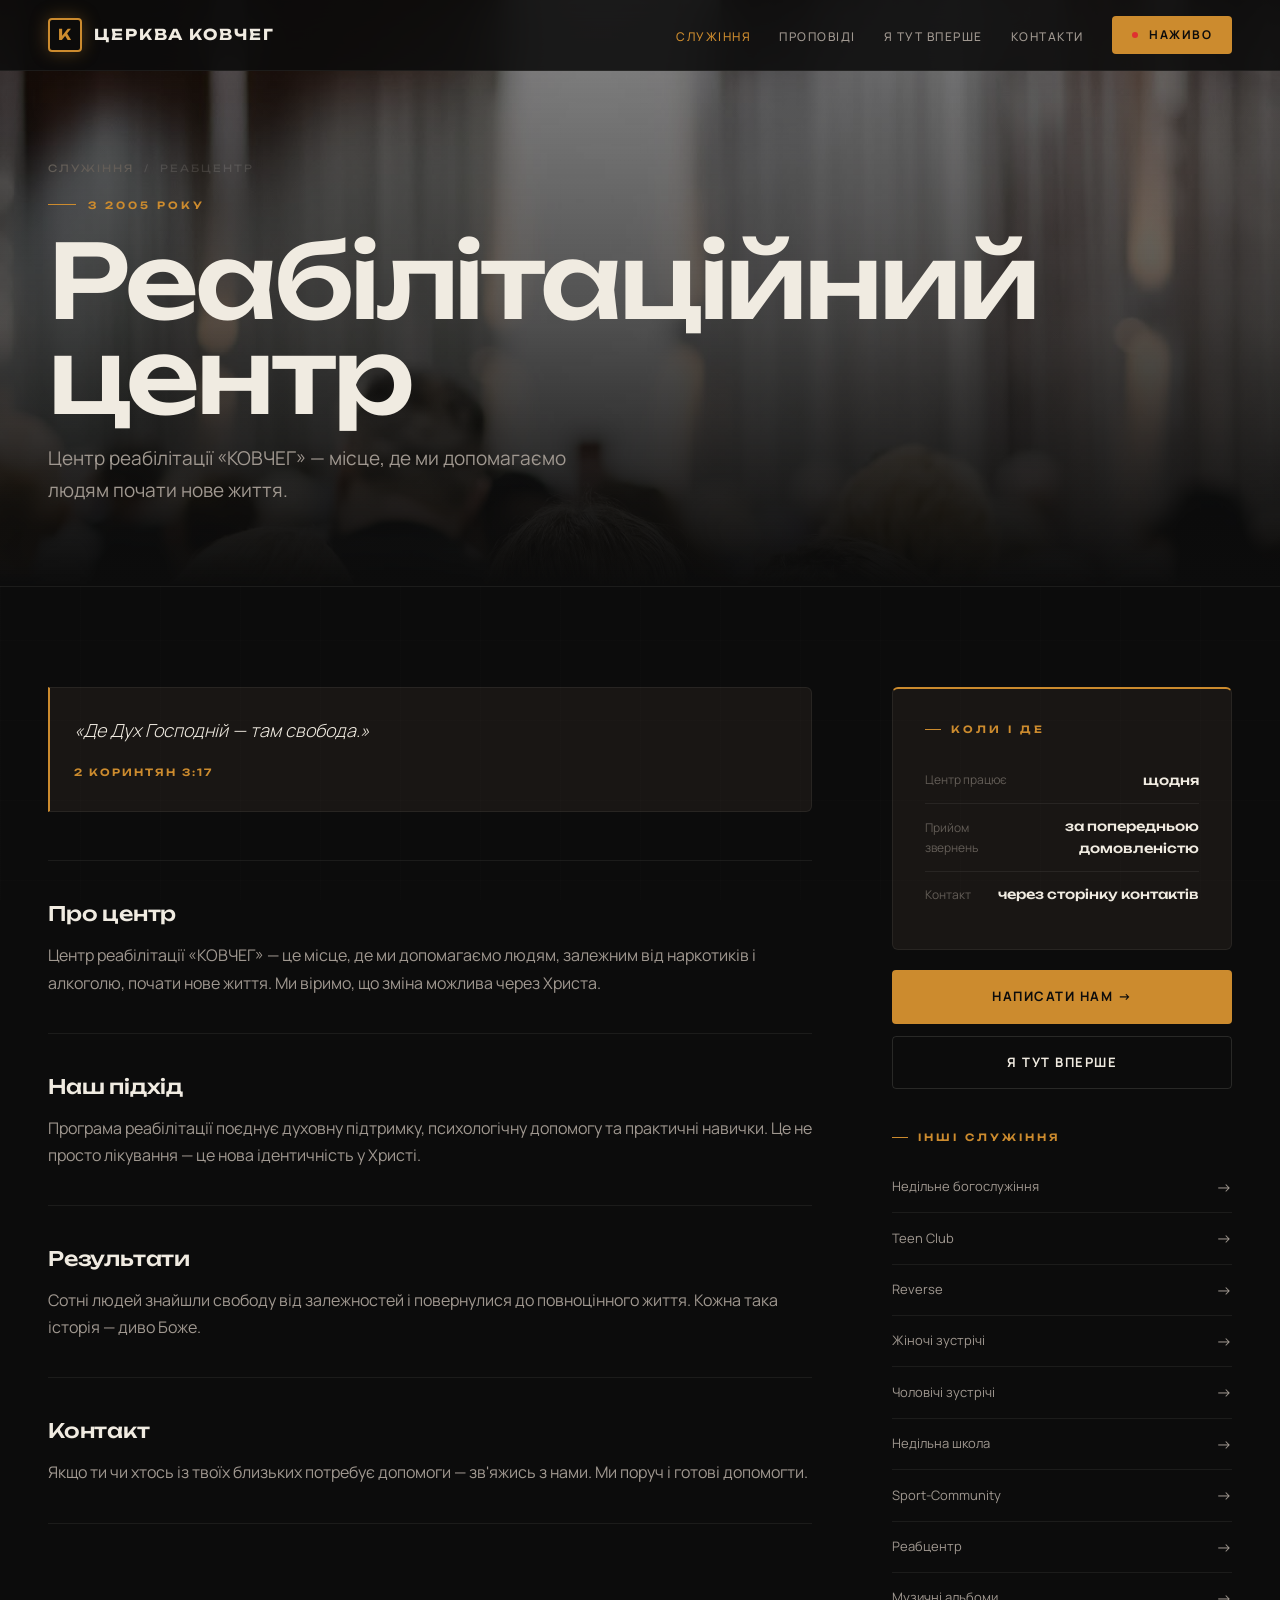
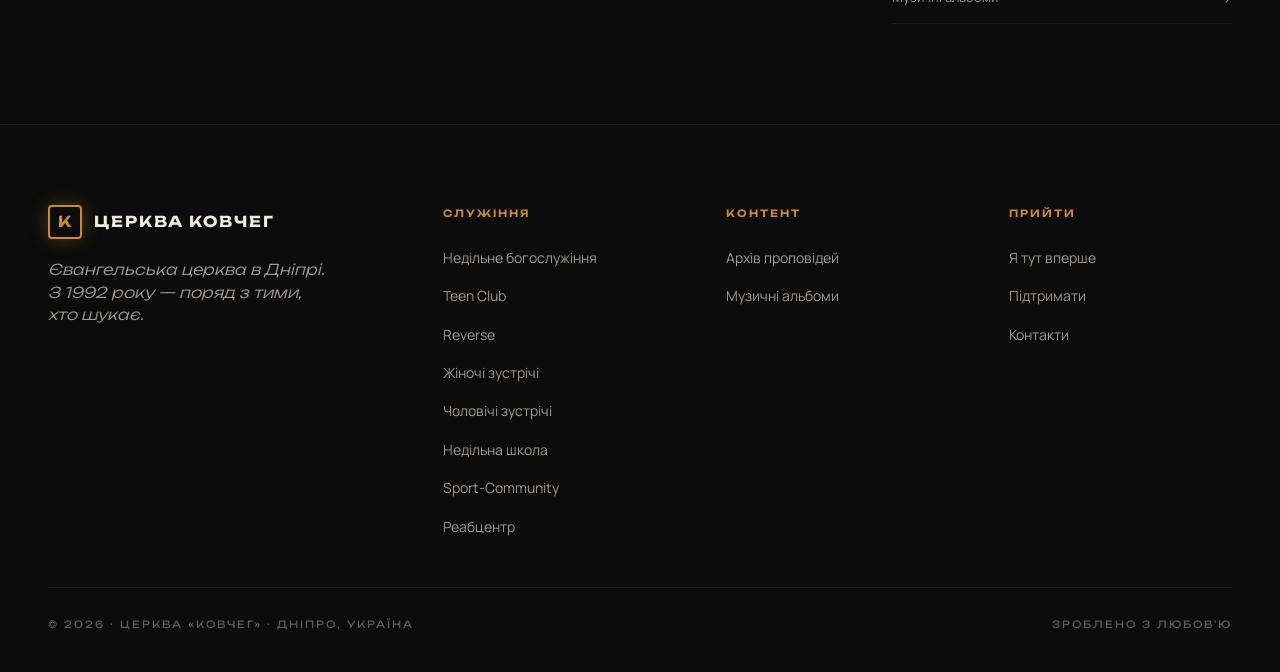
<file: ministry-rehab.html>
<!DOCTYPE html>
<html lang="uk">
<head>
<meta charset="UTF-8">
<link rel="icon" type="image/png" href="kovcheg_favicon.png">
<meta name="viewport" content="width=device-width, initial-scale=1.0">
<title>Реабілітаційний центр — Ковчег</title>
<link rel="preconnect" href="https://fonts.googleapis.com">
<link rel="preconnect" href="https://fonts.gstatic.com" crossorigin>
<link href="https://fonts.googleapis.com/css2?family=Unbounded:wght@300;400;500;600;700;800&family=Manrope:ital,wght@0,300;0,400;0,500;0,600;0,700;1,300;1,400&display=swap" rel="stylesheet">
<link rel="stylesheet" href="css/main.css">
<style>
  .min-hero {
    min-height:60vh; padding:160px 48px 80px;
    position:relative; overflow:hidden;
    display:flex; align-items:flex-end;
    border-bottom:1px solid var(--line);
  }
  .min-hero-photo {
    position:absolute; inset:0; z-index:0;
  }
  .min-hero-overlay {
    position:absolute; inset:0;
    background:linear-gradient(to bottom, rgba(12,12,12,.45) 0%, rgba(12,12,12,.7) 55%, rgba(12,12,12,1) 100%);
    z-index:1;
  }
  .min-hero::before {
    content:'';
    position:absolute; top:-200px; left:50%; transform:translateX(-50%);
    width:900px; height:700px;
    background:radial-gradient(circle, rgba(204,139,46,.07) 0%, transparent 65%);
    pointer-events:none; z-index:0;
  }
  .min-hero-inner {
    max-width:1360px; margin:0 auto; width:100%;
    position:relative; z-index:2;
  }
  .min-hero h1 {
    font-family:'Unbounded',sans-serif; font-weight:500;
    font-size:clamp(48px,8vw,110px);
    line-height:.93; letter-spacing:-.04em; margin-top:20px;
  }
  .min-hero-sub {
    font-size:19px; color:var(--ink-soft); max-width:560px; margin-top:20px; line-height:1.65;
  }

  /* Main layout */
  .min-body { padding:100px 48px; }
  .min-body-inner {
    max-width:1360px; margin:0 auto;
    display:grid; grid-template-columns:1fr 340px; gap:80px; align-items:start;
  }

  /* Desc items */
  .desc-list { display:grid; gap:0; }
  .desc-item {
    padding:36px 0; border-bottom:1px solid var(--line);
  }
  .desc-item:first-child { border-top:1px solid var(--line); }
  .desc-item h3 {
    font-family:'Unbounded',sans-serif; font-weight:500;
    font-size:20px; margin-bottom:12px; letter-spacing:-.01em;
  }
  .desc-item p { font-size:16px; color:var(--ink-soft); line-height:1.7; }

  /* Sidebar */
  .min-sidebar { position:sticky; top:100px; }
  .sidebar-card {
    background:var(--bg-card); border:1px solid var(--line);
    border-radius:var(--r); padding:32px;
    border-top:2px solid var(--amber); margin-bottom:20px;
  }
  .sidebar-card h4 {
    font-family:'Unbounded',sans-serif; font-size:10px;
    letter-spacing:3px; text-transform:uppercase; color:var(--amber);
    margin-bottom:20px; font-weight:600;
    display:flex; align-items:center; gap:10px;
  }
  .sidebar-card h4::before { content:''; width:16px; height:1px; background:var(--amber); }
  .when-row {
    display:flex; justify-content:space-between; align-items:center;
    padding:12px 0; border-bottom:1px solid var(--line); gap:12px;
  }
  .when-row:last-child { border-bottom:none; }
  .when-key { font-size:12px; color:var(--ink-mute); }
  .when-val { font-family:'Unbounded',sans-serif; font-size:13px; font-weight:500; text-align:right; }

  /* Breadcrumb */
  .breadcrumb {
    font-family:'Unbounded',sans-serif; font-size:10px;
    letter-spacing:2px; text-transform:uppercase; color:var(--ink-mute);
    margin-bottom:20px; display:flex; gap:10px; align-items:center;
  }
  .breadcrumb a { color:var(--ink-mute); text-decoration:none; transition:color .2s; }
  .breadcrumb a:hover { color:var(--amber); }
  .breadcrumb span { color:var(--line-b); }

  /* Other ministries */
  .other-min { margin-top:40px; }
  .other-min h4 {
    font-family:'Unbounded',sans-serif; font-size:10px;
    letter-spacing:3px; text-transform:uppercase; color:var(--amber);
    margin-bottom:16px; font-weight:600;
    display:flex; align-items:center; gap:10px;
  }
  .other-min h4::before { content:''; width:16px; height:1px; background:var(--amber); }
  .other-link {
    display:flex; align-items:center; justify-content:space-between;
    padding:12px 0; border-bottom:1px solid var(--line);
    text-decoration:none; color:var(--ink-soft); font-size:13px;
    transition:color .2s;
  }
  .other-link:hover { color:var(--amber); }
  .other-link span { font-size:16px; }

  @media (max-width:960px) {
    .min-hero { padding:120px 20px 60px; }
    .min-body { padding:60px 20px; }
    .min-body-inner { grid-template-columns:1fr; }
    .min-sidebar { position:static; }
  }
</style>
</head>
<body>

<nav>
  <a href="index.html" class="logo">
    <div class="logo-mark">К</div>
    <span>Церква Ковчег</span>
  </a>
  <ul class="nav-links">
    <li><a href="index.html#ministries" class="active">Служіння</a></li>
    <li><a href="sermons.html">Проповіді</a></li>
    <li><a href="visit.html">Я тут вперше</a></li>
    <li><a href="contact.html">Контакти</a></li>
    <li><a href="#" class="nav-cta"><span class="live-dot"></span>&nbsp;Наживо</a></li>
  </ul>
  <button class="nav-toggle" onclick="this.closest('nav').classList.toggle('open')" aria-label="Меню">
    <span></span><span></span><span></span>
  </button>
</nav>

<section class="min-hero">
  <div class="min-hero-photo" style="background:url('images/community-embrace.jpg') center 20% / cover no-repeat;"></div>
  <div class="min-hero-overlay"></div>
  <div class="min-hero-inner">
    <div class="breadcrumb">
      <a href="index.html#ministries">Служіння</a>
      <span>/</span>
      <span>Реабцентр</span>
    </div>
    <div class="section-label">З 2005 року</div>
    <h1 class="ub">Реабілітаційний<br>центр</h1>
    <p class="min-hero-sub">Центр реабілітації «КОВЧЕГ» — місце, де ми допомагаємо людям почати нове життя.</p>
  </div>
</section>

<section class="min-body">
  <div class="min-body-inner">
    <div>
      <div class="verse-block" style="margin-bottom:48px">
        <blockquote>«Де Дух Господній — там свобода.»</blockquote>
        <cite>2 Коринтян 3:17</cite>
      </div>
      <div class="desc-list">
    <div class="desc-item">
      <h3>Про центр</h3>
      <p>Центр реабілітації «КОВЧЕГ» — це місце, де ми допомагаємо людям, залежним від наркотиків і алкоголю, почати нове життя. Ми віримо, що зміна можлива через Христа.</p>
    </div>
    <div class="desc-item">
      <h3>Наш підхід</h3>
      <p>Програма реабілітації поєднує духовну підтримку, психологічну допомогу та практичні навички. Це не просто лікування — це нова ідентичність у Христі.</p>
    </div>
    <div class="desc-item">
      <h3>Результати</h3>
      <p>Сотні людей знайшли свободу від залежностей і повернулися до повноцінного життя. Кожна така історія — диво Боже.</p>
    </div>
    <div class="desc-item">
      <h3>Контакт</h3>
      <p>Якщо ти чи хтось із твоїх близьких потребує допомоги — зв'яжись з нами. Ми поруч і готові допомогти.</p>
    </div>
      </div>

    </div>

    <aside class="min-sidebar">
      <div class="sidebar-card">
        <h4>Коли і де</h4>
      <div class="when-row">
        <span class="when-key">Центр працює</span>
        <span class="when-val">щодня</span>
      </div>
      <div class="when-row">
        <span class="when-key">Прийом звернень</span>
        <span class="when-val">за попередньою домовленістю</span>
      </div>
      <div class="when-row">
        <span class="when-key">Контакт</span>
        <span class="when-val">через сторінку контактів</span>
      </div>
      </div>

      <a href="contact.html" class="btn btn-primary" style="width:100%;justify-content:center;margin-bottom:12px">Написати нам →</a>
      <a href="visit.html" class="btn btn-outline" style="width:100%;justify-content:center">Я тут вперше</a>

      <div class="other-min">
        <h4>Інші служіння</h4>
        <a href="ministry-sunday.html" class="other-link">Недільне богослужіння <span>→</span></a>
        <a href="ministry-teen.html" class="other-link">Teen Club <span>→</span></a>
        <a href="ministry-reverse.html" class="other-link">Reverse <span>→</span></a>
        <a href="ministry-women.html" class="other-link">Жіночі зустрічі <span>→</span></a>
        <a href="ministry-men.html" class="other-link">Чоловічі зустрічі <span>→</span></a>
        <a href="ministry-kids.html" class="other-link">Недільна школа <span>→</span></a>
        <a href="ministry-sport.html" class="other-link">Sport-Community <span>→</span></a>
        <a href="ministry-rehab.html" class="other-link">Реабцентр <span>→</span></a>
        <a href="ministry-music.html" class="other-link">Музичні альбоми <span>→</span></a>
      </div>
    </aside>
  </div>
</section>

<footer>
  <div class="footer-inner">
    </div>
    <div class="footer-top">
      <div class="footer-brand">
        <a href="index.html" class="logo"><div class="logo-mark">К</div><span>Церква Ковчег</span></a>
        <p>Євангельська церква в Дніпрі. З 1992 року — поряд з тими, хто шукає.</p>
      </div>
      <div class="footer-col">
        <h4>Служіння</h4>
        <ul>
          <li><a href="ministry-sunday.html">Недільне богослужіння</a></li>
          <li><a href="ministry-teen.html">Teen Club</a></li>
          <li><a href="ministry-reverse.html">Reverse</a></li>
          <li><a href="ministry-women.html">Жіночі зустрічі</a></li>
          <li><a href="ministry-men.html">Чоловічі зустрічі</a></li>
          <li><a href="ministry-kids.html">Недільна школа</a></li>
          <li><a href="ministry-sport.html">Sport-Community</a></li>
          <li><a href="ministry-rehab.html">Реабцентр</a></li>
        </ul>
      </div>
      <div class="footer-col">
        <h4>Контент</h4>
        <ul>
          <li><a href="sermons.html">Архів проповідей</a></li>
          <li><a href="ministry-music.html">Музичні альбоми</a></li>
        </ul>
      </div>
      <div class="footer-col">
        <h4>Прийти</h4>
        <ul>
          <li><a href="visit.html">Я тут вперше</a></li>
          <li><a href="index.html#donate">Підтримати</a></li>
          <li><a href="contact.html">Контакти</a></li>
        </ul>
      </div>
    </div>
    <div class="footer-bottom">
      <span>© 2026 · Церква «Ковчег» · Дніпро, Україна</span>
      <span>Зроблено з любов'ю</span>
    </div>
  </div>
</footer>

</body>
</html>
</file>
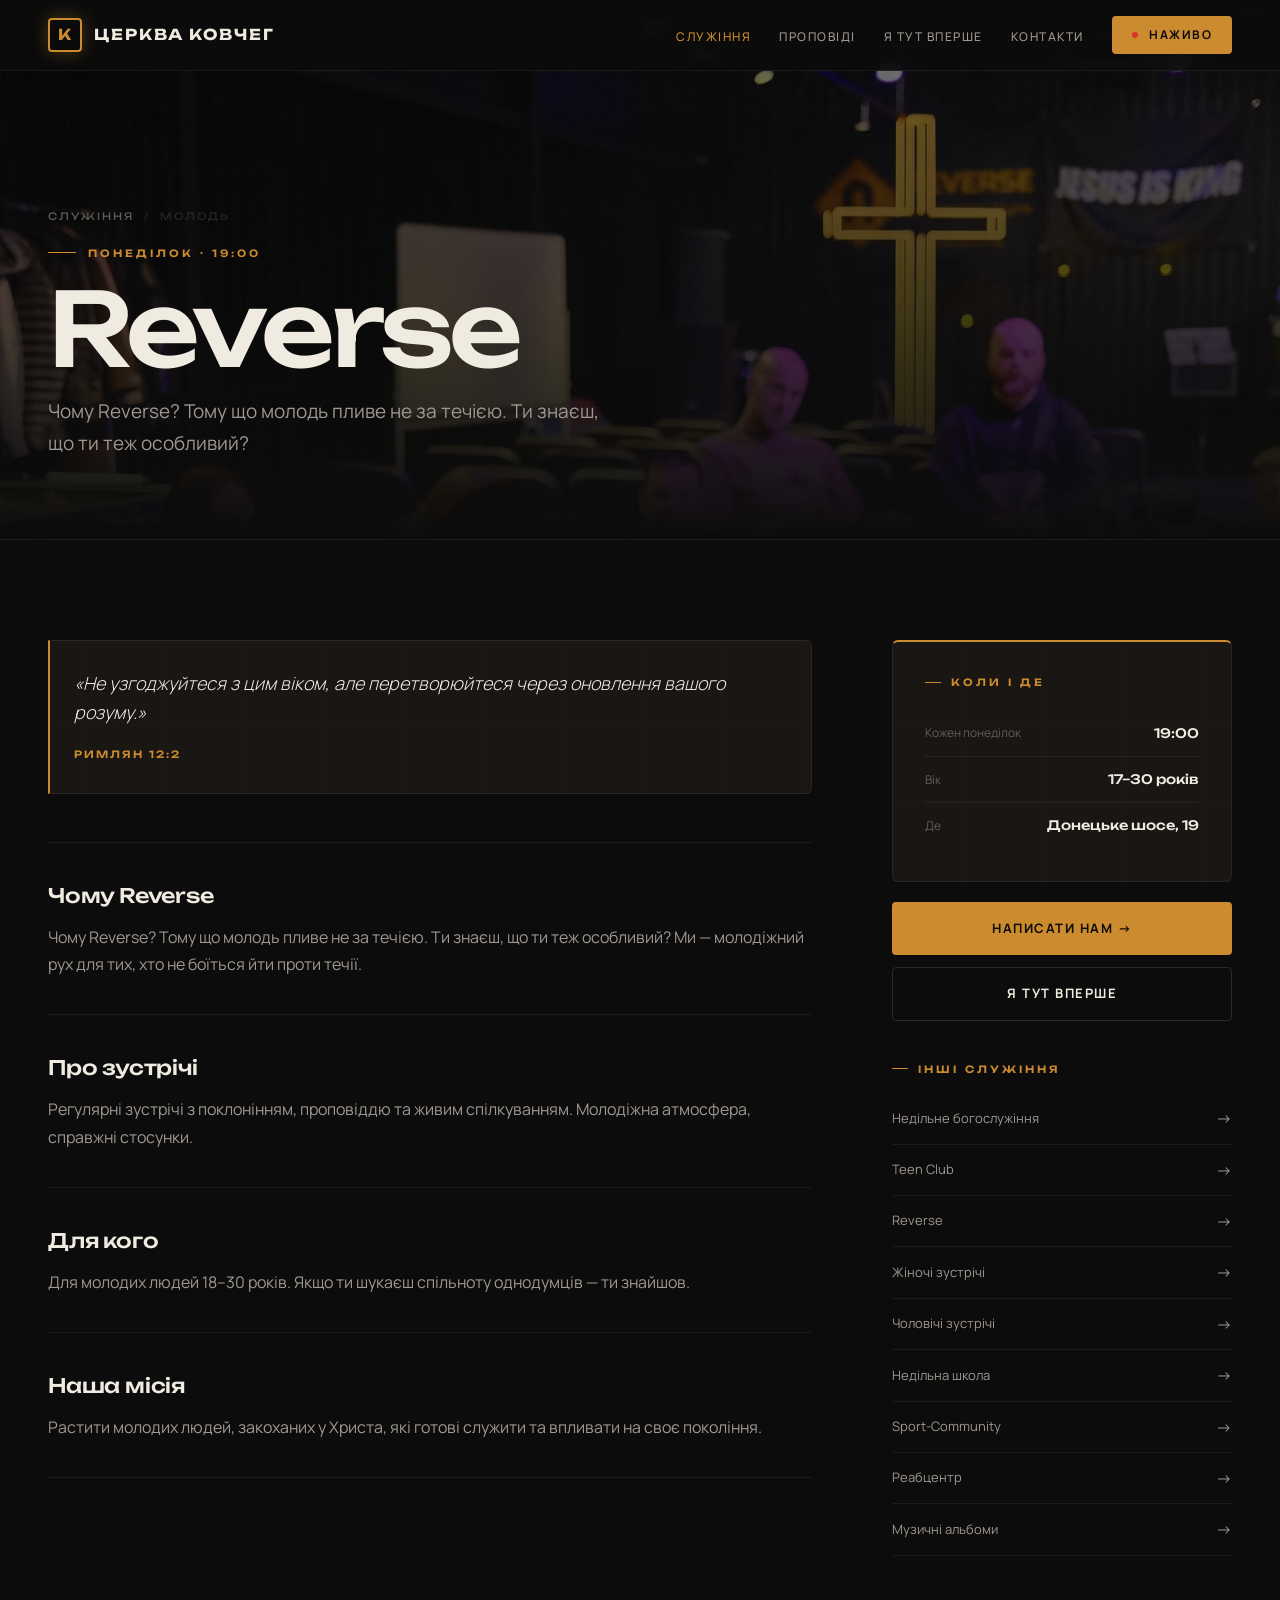
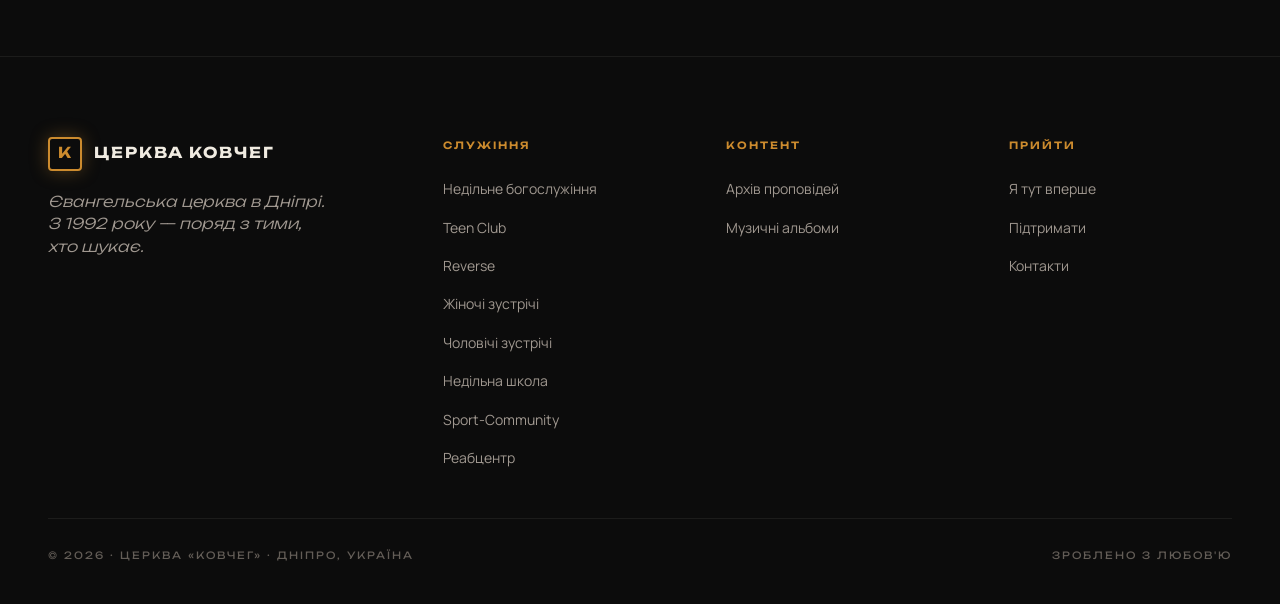
<file: ministry-reverse.html>
<!DOCTYPE html>
<html lang="uk">
<head>
<meta charset="UTF-8">
<link rel="icon" type="image/png" href="kovcheg_favicon.png">
<meta name="viewport" content="width=device-width, initial-scale=1.0">
<title>Reverse — Молодіжне служіння Ковчег</title>
<link rel="preconnect" href="https://fonts.googleapis.com">
<link rel="preconnect" href="https://fonts.gstatic.com" crossorigin>
<link href="https://fonts.googleapis.com/css2?family=Unbounded:wght@300;400;500;600;700;800&family=Manrope:ital,wght@0,300;0,400;0,500;0,600;0,700;1,300;1,400&display=swap" rel="stylesheet">
<link rel="stylesheet" href="css/main.css">
<style>
  .min-hero {
    min-height:60vh; padding:160px 48px 80px;
    position:relative; overflow:hidden;
    display:flex; align-items:flex-end;
    border-bottom:1px solid var(--line);
  }
  .min-hero-photo {
    position:absolute; inset:0; z-index:0;
  }
  .min-hero-overlay {
    position:absolute; inset:0;
    background:linear-gradient(to bottom, rgba(12,12,12,.45) 0%, rgba(12,12,12,.7) 55%, rgba(12,12,12,1) 100%);
    z-index:1;
  }
  .min-hero::before {
    content:'';
    position:absolute; top:-200px; left:50%; transform:translateX(-50%);
    width:900px; height:700px;
    background:radial-gradient(circle, rgba(204,139,46,.07) 0%, transparent 65%);
    pointer-events:none; z-index:0;
  }
  .min-hero-inner {
    max-width:1360px; margin:0 auto; width:100%;
    position:relative; z-index:2;
  }
  .min-hero h1 {
    font-family:'Unbounded',sans-serif; font-weight:500;
    font-size:clamp(48px,8vw,110px);
    line-height:.93; letter-spacing:-.04em; margin-top:20px;
  }
  .min-hero-sub {
    font-size:19px; color:var(--ink-soft); max-width:560px; margin-top:20px; line-height:1.65;
  }

  /* Main layout */
  .min-body { padding:100px 48px; }
  .min-body-inner {
    max-width:1360px; margin:0 auto;
    display:grid; grid-template-columns:1fr 340px; gap:80px; align-items:start;
  }

  /* Desc items */
  .desc-list { display:grid; gap:0; }
  .desc-item {
    padding:36px 0; border-bottom:1px solid var(--line);
  }
  .desc-item:first-child { border-top:1px solid var(--line); }
  .desc-item h3 {
    font-family:'Unbounded',sans-serif; font-weight:500;
    font-size:20px; margin-bottom:12px; letter-spacing:-.01em;
  }
  .desc-item p { font-size:16px; color:var(--ink-soft); line-height:1.7; }

  /* Sidebar */
  .min-sidebar { position:sticky; top:100px; }
  .sidebar-card {
    background:var(--bg-card); border:1px solid var(--line);
    border-radius:var(--r); padding:32px;
    border-top:2px solid var(--amber); margin-bottom:20px;
  }
  .sidebar-card h4 {
    font-family:'Unbounded',sans-serif; font-size:10px;
    letter-spacing:3px; text-transform:uppercase; color:var(--amber);
    margin-bottom:20px; font-weight:600;
    display:flex; align-items:center; gap:10px;
  }
  .sidebar-card h4::before { content:''; width:16px; height:1px; background:var(--amber); }
  .when-row {
    display:flex; justify-content:space-between; align-items:center;
    padding:12px 0; border-bottom:1px solid var(--line); gap:12px;
  }
  .when-row:last-child { border-bottom:none; }
  .when-key { font-size:12px; color:var(--ink-mute); }
  .when-val { font-family:'Unbounded',sans-serif; font-size:13px; font-weight:500; text-align:right; }

  /* Breadcrumb */
  .breadcrumb {
    font-family:'Unbounded',sans-serif; font-size:10px;
    letter-spacing:2px; text-transform:uppercase; color:var(--ink-mute);
    margin-bottom:20px; display:flex; gap:10px; align-items:center;
  }
  .breadcrumb a { color:var(--ink-mute); text-decoration:none; transition:color .2s; }
  .breadcrumb a:hover { color:var(--amber); }
  .breadcrumb span { color:var(--line-b); }

  /* Other ministries */
  .other-min { margin-top:40px; }
  .other-min h4 {
    font-family:'Unbounded',sans-serif; font-size:10px;
    letter-spacing:3px; text-transform:uppercase; color:var(--amber);
    margin-bottom:16px; font-weight:600;
    display:flex; align-items:center; gap:10px;
  }
  .other-min h4::before { content:''; width:16px; height:1px; background:var(--amber); }
  .other-link {
    display:flex; align-items:center; justify-content:space-between;
    padding:12px 0; border-bottom:1px solid var(--line);
    text-decoration:none; color:var(--ink-soft); font-size:13px;
    transition:color .2s;
  }
  .other-link:hover { color:var(--amber); }
  .other-link span { font-size:16px; }

  @media (max-width:960px) {
    .min-hero { padding:120px 20px 60px; }
    .min-body { padding:60px 20px; }
    .min-body-inner { grid-template-columns:1fr; }
    .min-sidebar { position:static; }
  }
</style>
</head>
<body>

<nav>
  <a href="index.html" class="logo">
    <div class="logo-mark">К</div>
    <span>Церква Ковчег</span>
  </a>
  <ul class="nav-links">
    <li><a href="index.html#ministries" class="active">Служіння</a></li>
    <li><a href="sermons.html">Проповіді</a></li>
    <li><a href="visit.html">Я тут вперше</a></li>
    <li><a href="contact.html">Контакти</a></li>
    <li><a href="#" class="nav-cta"><span class="live-dot"></span>&nbsp;Наживо</a></li>
  </ul>
  <button class="nav-toggle" onclick="this.closest('nav').classList.toggle('open')" aria-label="Меню">
    <span></span><span></span><span></span>
  </button>
</nav>

<section class="min-hero">
  <div class="min-hero-photo" style="background:url('images/reverse-meeting.jpg') center 25% / cover no-repeat;"></div>
  <div class="min-hero-overlay"></div>
  <div class="min-hero-inner">
    <div class="breadcrumb">
      <a href="index.html#ministries">Служіння</a>
      <span>/</span>
      <span>Молодь</span>
    </div>
    <div class="section-label">Понеділок · 19:00</div>
    <h1 class="ub">Reverse</h1>
    <p class="min-hero-sub">Чому Reverse? Тому що молодь пливе не за течією. Ти знаєш, що ти теж особливий?</p>
  </div>
</section>

<section class="min-body">
  <div class="min-body-inner">
    <div>
      <div class="verse-block" style="margin-bottom:48px">
        <blockquote>«Не узгоджуйтеся з цим віком, але перетворюйтеся через оновлення вашого розуму.»</blockquote>
        <cite>Римлян 12:2</cite>
      </div>
      <div class="desc-list">
    <div class="desc-item">
      <h3>Чому Reverse</h3>
      <p>Чому Reverse? Тому що молодь пливе не за течією. Ти знаєш, що ти теж особливий? Ми — молодіжний рух для тих, хто не боїться йти проти течії.</p>
    </div>
    <div class="desc-item">
      <h3>Про зустрічі</h3>
      <p>Регулярні зустрічі з поклонінням, проповіддю та живим спілкуванням. Молодіжна атмосфера, справжні стосунки.</p>
    </div>
    <div class="desc-item">
      <h3>Для кого</h3>
      <p>Для молодих людей 18–30 років. Якщо ти шукаєш спільноту однодумців — ти знайшов.</p>
    </div>
    <div class="desc-item">
      <h3>Наша місія</h3>
      <p>Растити молодих людей, закоханих у Христа, які готові служити та впливати на своє покоління.</p>
    </div>
      </div>

    </div>

    <aside class="min-sidebar">
      <div class="sidebar-card">
        <h4>Коли і де</h4>
      <div class="when-row">
        <span class="when-key">Кожен понеділок</span>
        <span class="when-val">19:00</span>
      </div>
      <div class="when-row">
        <span class="when-key">Вік</span>
        <span class="when-val">17–30 років</span>
      </div>
      <div class="when-row">
        <span class="when-key">Де</span>
        <span class="when-val">Донецьке шосе, 19</span>
      </div>
      </div>

      <a href="contact.html" class="btn btn-primary" style="width:100%;justify-content:center;margin-bottom:12px">Написати нам →</a>
      <a href="visit.html" class="btn btn-outline" style="width:100%;justify-content:center">Я тут вперше</a>

      <div class="other-min">
        <h4>Інші служіння</h4>
        <a href="ministry-sunday.html" class="other-link">Недільне богослужіння <span>→</span></a>
        <a href="ministry-teen.html" class="other-link">Teen Club <span>→</span></a>
        <a href="ministry-reverse.html" class="other-link">Reverse <span>→</span></a>
        <a href="ministry-women.html" class="other-link">Жіночі зустрічі <span>→</span></a>
        <a href="ministry-men.html" class="other-link">Чоловічі зустрічі <span>→</span></a>
        <a href="ministry-kids.html" class="other-link">Недільна школа <span>→</span></a>
        <a href="ministry-sport.html" class="other-link">Sport-Community <span>→</span></a>
        <a href="ministry-rehab.html" class="other-link">Реабцентр <span>→</span></a>
        <a href="ministry-music.html" class="other-link">Музичні альбоми <span>→</span></a>
      </div>
    </aside>
  </div>
</section>

<footer>
  <div class="footer-inner">
    </div>
    <div class="footer-top">
      <div class="footer-brand">
        <a href="index.html" class="logo"><div class="logo-mark">К</div><span>Церква Ковчег</span></a>
        <p>Євангельська церква в Дніпрі. З 1992 року — поряд з тими, хто шукає.</p>
      </div>
      <div class="footer-col">
        <h4>Служіння</h4>
        <ul>
          <li><a href="ministry-sunday.html">Недільне богослужіння</a></li>
          <li><a href="ministry-teen.html">Teen Club</a></li>
          <li><a href="ministry-reverse.html">Reverse</a></li>
          <li><a href="ministry-women.html">Жіночі зустрічі</a></li>
          <li><a href="ministry-men.html">Чоловічі зустрічі</a></li>
          <li><a href="ministry-kids.html">Недільна школа</a></li>
          <li><a href="ministry-sport.html">Sport-Community</a></li>
          <li><a href="ministry-rehab.html">Реабцентр</a></li>
        </ul>
      </div>
      <div class="footer-col">
        <h4>Контент</h4>
        <ul>
          <li><a href="sermons.html">Архів проповідей</a></li>
          <li><a href="ministry-music.html">Музичні альбоми</a></li>
        </ul>
      </div>
      <div class="footer-col">
        <h4>Прийти</h4>
        <ul>
          <li><a href="visit.html">Я тут вперше</a></li>
          <li><a href="index.html#donate">Підтримати</a></li>
          <li><a href="contact.html">Контакти</a></li>
        </ul>
      </div>
    </div>
    <div class="footer-bottom">
      <span>© 2026 · Церква «Ковчег» · Дніпро, Україна</span>
      <span>Зроблено з любов'ю</span>
    </div>
  </div>
</footer>

</body>
</html>
</file>
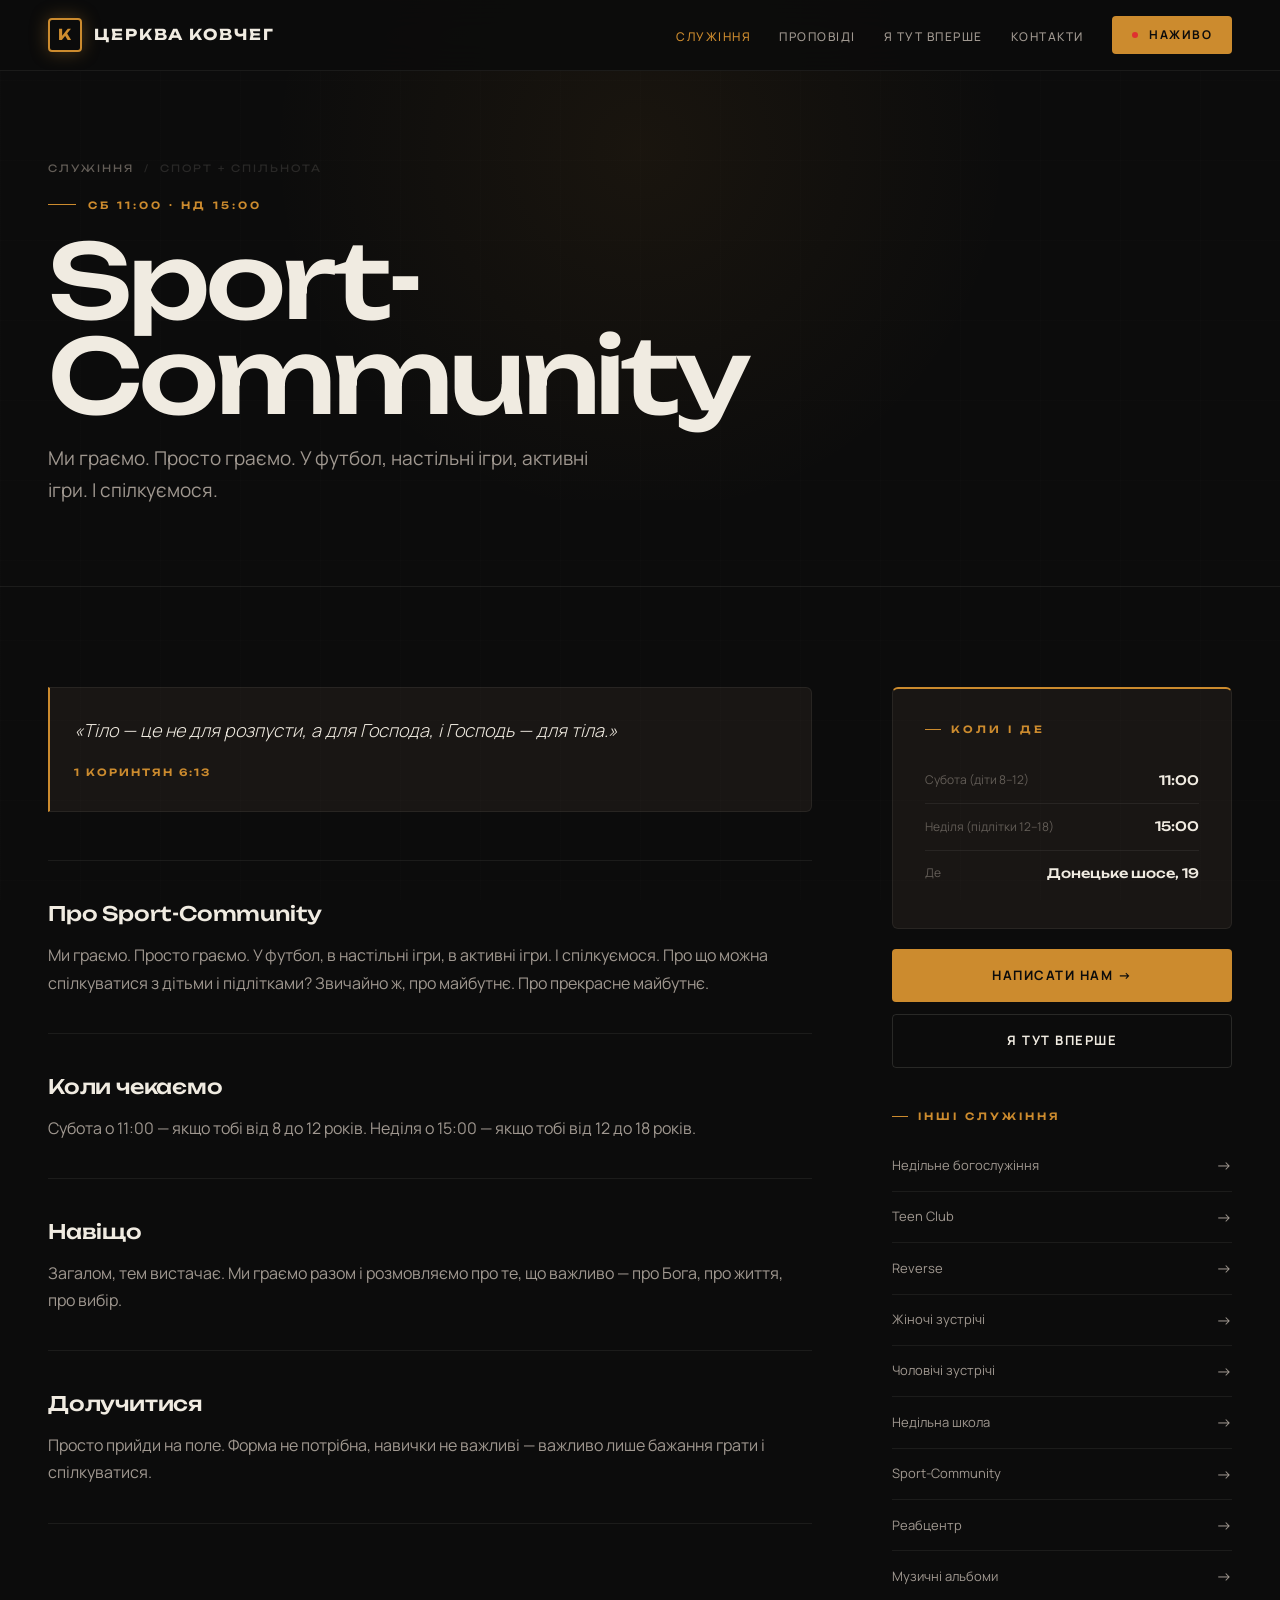
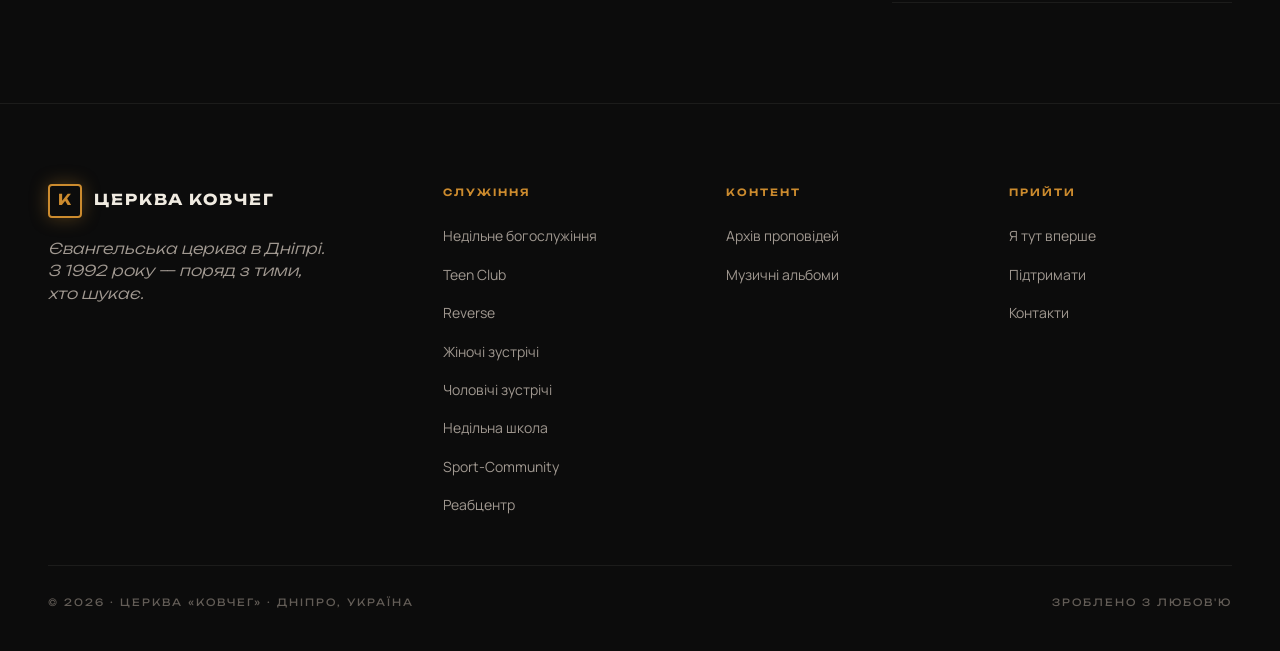
<file: ministry-sport.html>
<!DOCTYPE html>
<html lang="uk">
<head>
<meta charset="UTF-8">
<link rel="icon" type="image/png" href="kovcheg_favicon.png">
<meta name="viewport" content="width=device-width, initial-scale=1.0">
<title>Sport-Community — Ковчег</title>
<link rel="preconnect" href="https://fonts.googleapis.com">
<link rel="preconnect" href="https://fonts.gstatic.com" crossorigin>
<link href="https://fonts.googleapis.com/css2?family=Unbounded:wght@300;400;500;600;700;800&family=Manrope:ital,wght@0,300;0,400;0,500;0,600;0,700;1,300;1,400&display=swap" rel="stylesheet">
<link rel="stylesheet" href="css/main.css">
<style>
  .min-hero {
    min-height:60vh; padding:160px 48px 80px;
    position:relative; overflow:hidden;
    display:flex; align-items:flex-end;
    border-bottom:1px solid var(--line);
  }
  .min-hero-photo {
    position:absolute; inset:0; z-index:0;
  }
  .min-hero-overlay {
    position:absolute; inset:0;
    background:linear-gradient(to bottom, rgba(12,12,12,.45) 0%, rgba(12,12,12,.7) 55%, rgba(12,12,12,1) 100%);
    z-index:1;
  }
  .min-hero::before {
    content:'';
    position:absolute; top:-200px; left:50%; transform:translateX(-50%);
    width:900px; height:700px;
    background:radial-gradient(circle, rgba(204,139,46,.07) 0%, transparent 65%);
    pointer-events:none; z-index:0;
  }
  .min-hero-inner {
    max-width:1360px; margin:0 auto; width:100%;
    position:relative; z-index:2;
  }
  .min-hero h1 {
    font-family:'Unbounded',sans-serif; font-weight:500;
    font-size:clamp(48px,8vw,110px);
    line-height:.93; letter-spacing:-.04em; margin-top:20px;
  }
  .min-hero-sub {
    font-size:19px; color:var(--ink-soft); max-width:560px; margin-top:20px; line-height:1.65;
  }

  /* Main layout */
  .min-body { padding:100px 48px; }
  .min-body-inner {
    max-width:1360px; margin:0 auto;
    display:grid; grid-template-columns:1fr 340px; gap:80px; align-items:start;
  }

  /* Desc items */
  .desc-list { display:grid; gap:0; }
  .desc-item {
    padding:36px 0; border-bottom:1px solid var(--line);
  }
  .desc-item:first-child { border-top:1px solid var(--line); }
  .desc-item h3 {
    font-family:'Unbounded',sans-serif; font-weight:500;
    font-size:20px; margin-bottom:12px; letter-spacing:-.01em;
  }
  .desc-item p { font-size:16px; color:var(--ink-soft); line-height:1.7; }

  /* Sidebar */
  .min-sidebar { position:sticky; top:100px; }
  .sidebar-card {
    background:var(--bg-card); border:1px solid var(--line);
    border-radius:var(--r); padding:32px;
    border-top:2px solid var(--amber); margin-bottom:20px;
  }
  .sidebar-card h4 {
    font-family:'Unbounded',sans-serif; font-size:10px;
    letter-spacing:3px; text-transform:uppercase; color:var(--amber);
    margin-bottom:20px; font-weight:600;
    display:flex; align-items:center; gap:10px;
  }
  .sidebar-card h4::before { content:''; width:16px; height:1px; background:var(--amber); }
  .when-row {
    display:flex; justify-content:space-between; align-items:center;
    padding:12px 0; border-bottom:1px solid var(--line); gap:12px;
  }
  .when-row:last-child { border-bottom:none; }
  .when-key { font-size:12px; color:var(--ink-mute); }
  .when-val { font-family:'Unbounded',sans-serif; font-size:13px; font-weight:500; text-align:right; }

  /* Breadcrumb */
  .breadcrumb {
    font-family:'Unbounded',sans-serif; font-size:10px;
    letter-spacing:2px; text-transform:uppercase; color:var(--ink-mute);
    margin-bottom:20px; display:flex; gap:10px; align-items:center;
  }
  .breadcrumb a { color:var(--ink-mute); text-decoration:none; transition:color .2s; }
  .breadcrumb a:hover { color:var(--amber); }
  .breadcrumb span { color:var(--line-b); }

  /* Other ministries */
  .other-min { margin-top:40px; }
  .other-min h4 {
    font-family:'Unbounded',sans-serif; font-size:10px;
    letter-spacing:3px; text-transform:uppercase; color:var(--amber);
    margin-bottom:16px; font-weight:600;
    display:flex; align-items:center; gap:10px;
  }
  .other-min h4::before { content:''; width:16px; height:1px; background:var(--amber); }
  .other-link {
    display:flex; align-items:center; justify-content:space-between;
    padding:12px 0; border-bottom:1px solid var(--line);
    text-decoration:none; color:var(--ink-soft); font-size:13px;
    transition:color .2s;
  }
  .other-link:hover { color:var(--amber); }
  .other-link span { font-size:16px; }

  @media (max-width:960px) {
    .min-hero { padding:120px 20px 60px; }
    .min-body { padding:60px 20px; }
    .min-body-inner { grid-template-columns:1fr; }
    .min-sidebar { position:static; }
  }
</style>
</head>
<body>

<nav>
  <a href="index.html" class="logo">
    <div class="logo-mark">К</div>
    <span>Церква Ковчег</span>
  </a>
  <ul class="nav-links">
    <li><a href="index.html#ministries" class="active">Служіння</a></li>
    <li><a href="sermons.html">Проповіді</a></li>
    <li><a href="visit.html">Я тут вперше</a></li>
    <li><a href="contact.html">Контакти</a></li>
    <li><a href="#" class="nav-cta"><span class="live-dot"></span>&nbsp;Наживо</a></li>
  </ul>
  <button class="nav-toggle" onclick="this.closest('nav').classList.toggle('open')" aria-label="Меню">
    <span></span><span></span><span></span>
  </button>
</nav>

<section class="min-hero">

  <div class="min-hero-inner">
    <div class="breadcrumb">
      <a href="index.html#ministries">Служіння</a>
      <span>/</span>
      <span>Спорт + Спільнота</span>
    </div>
    <div class="section-label">Сб 11:00 · Нд 15:00</div>
    <h1 class="ub">Sport-<br>Community</h1>
    <p class="min-hero-sub">Ми граємо. Просто граємо. У футбол, настільні ігри, активні ігри. І спілкуємося.</p>
  </div>
</section>

<section class="min-body">
  <div class="min-body-inner">
    <div>
      <div class="verse-block" style="margin-bottom:48px">
        <blockquote>«Тіло — це не для розпусти, а для Господа, і Господь — для тіла.»</blockquote>
        <cite>1 Коринтян 6:13</cite>
      </div>
      <div class="desc-list">
    <div class="desc-item">
      <h3>Про Sport-Community</h3>
      <p>Ми граємо. Просто граємо. У футбол, в настільні ігри, в активні ігри. І спілкуємося. Про що можна спілкуватися з дітьми і підлітками? Звичайно ж, про майбутнє. Про прекрасне майбутнє.</p>
    </div>
    <div class="desc-item">
      <h3>Коли чекаємо</h3>
      <p>Субота о 11:00 — якщо тобі від 8 до 12 років. Неділя о 15:00 — якщо тобі від 12 до 18 років.</p>
    </div>
    <div class="desc-item">
      <h3>Навіщо</h3>
      <p>Загалом, тем вистачає. Ми граємо разом і розмовляємо про те, що важливо — про Бога, про життя, про вибір.</p>
    </div>
    <div class="desc-item">
      <h3>Долучитися</h3>
      <p>Просто прийди на поле. Форма не потрібна, навички не важливі — важливо лише бажання грати і спілкуватися.</p>
    </div>
      </div>

    </div>

    <aside class="min-sidebar">
      <div class="sidebar-card">
        <h4>Коли і де</h4>
      <div class="when-row">
        <span class="when-key">Субота (діти 8–12)</span>
        <span class="when-val">11:00</span>
      </div>
      <div class="when-row">
        <span class="when-key">Неділя (підлітки 12–18)</span>
        <span class="when-val">15:00</span>
      </div>
      <div class="when-row">
        <span class="when-key">Де</span>
        <span class="when-val">Донецьке шосе, 19</span>
      </div>
      </div>

      <a href="contact.html" class="btn btn-primary" style="width:100%;justify-content:center;margin-bottom:12px">Написати нам →</a>
      <a href="visit.html" class="btn btn-outline" style="width:100%;justify-content:center">Я тут вперше</a>

      <div class="other-min">
        <h4>Інші служіння</h4>
        <a href="ministry-sunday.html" class="other-link">Недільне богослужіння <span>→</span></a>
        <a href="ministry-teen.html" class="other-link">Teen Club <span>→</span></a>
        <a href="ministry-reverse.html" class="other-link">Reverse <span>→</span></a>
        <a href="ministry-women.html" class="other-link">Жіночі зустрічі <span>→</span></a>
        <a href="ministry-men.html" class="other-link">Чоловічі зустрічі <span>→</span></a>
        <a href="ministry-kids.html" class="other-link">Недільна школа <span>→</span></a>
        <a href="ministry-sport.html" class="other-link">Sport-Community <span>→</span></a>
        <a href="ministry-rehab.html" class="other-link">Реабцентр <span>→</span></a>
        <a href="ministry-music.html" class="other-link">Музичні альбоми <span>→</span></a>
      </div>
    </aside>
  </div>
</section>

<footer>
  <div class="footer-inner">
    </div>
    <div class="footer-top">
      <div class="footer-brand">
        <a href="index.html" class="logo"><div class="logo-mark">К</div><span>Церква Ковчег</span></a>
        <p>Євангельська церква в Дніпрі. З 1992 року — поряд з тими, хто шукає.</p>
      </div>
      <div class="footer-col">
        <h4>Служіння</h4>
        <ul>
          <li><a href="ministry-sunday.html">Недільне богослужіння</a></li>
          <li><a href="ministry-teen.html">Teen Club</a></li>
          <li><a href="ministry-reverse.html">Reverse</a></li>
          <li><a href="ministry-women.html">Жіночі зустрічі</a></li>
          <li><a href="ministry-men.html">Чоловічі зустрічі</a></li>
          <li><a href="ministry-kids.html">Недільна школа</a></li>
          <li><a href="ministry-sport.html">Sport-Community</a></li>
          <li><a href="ministry-rehab.html">Реабцентр</a></li>
        </ul>
      </div>
      <div class="footer-col">
        <h4>Контент</h4>
        <ul>
          <li><a href="sermons.html">Архів проповідей</a></li>
          <li><a href="ministry-music.html">Музичні альбоми</a></li>
        </ul>
      </div>
      <div class="footer-col">
        <h4>Прийти</h4>
        <ul>
          <li><a href="visit.html">Я тут вперше</a></li>
          <li><a href="index.html#donate">Підтримати</a></li>
          <li><a href="contact.html">Контакти</a></li>
        </ul>
      </div>
    </div>
    <div class="footer-bottom">
      <span>© 2026 · Церква «Ковчег» · Дніпро, Україна</span>
      <span>Зроблено з любов'ю</span>
    </div>
  </div>
</footer>

</body>
</html>
</file>
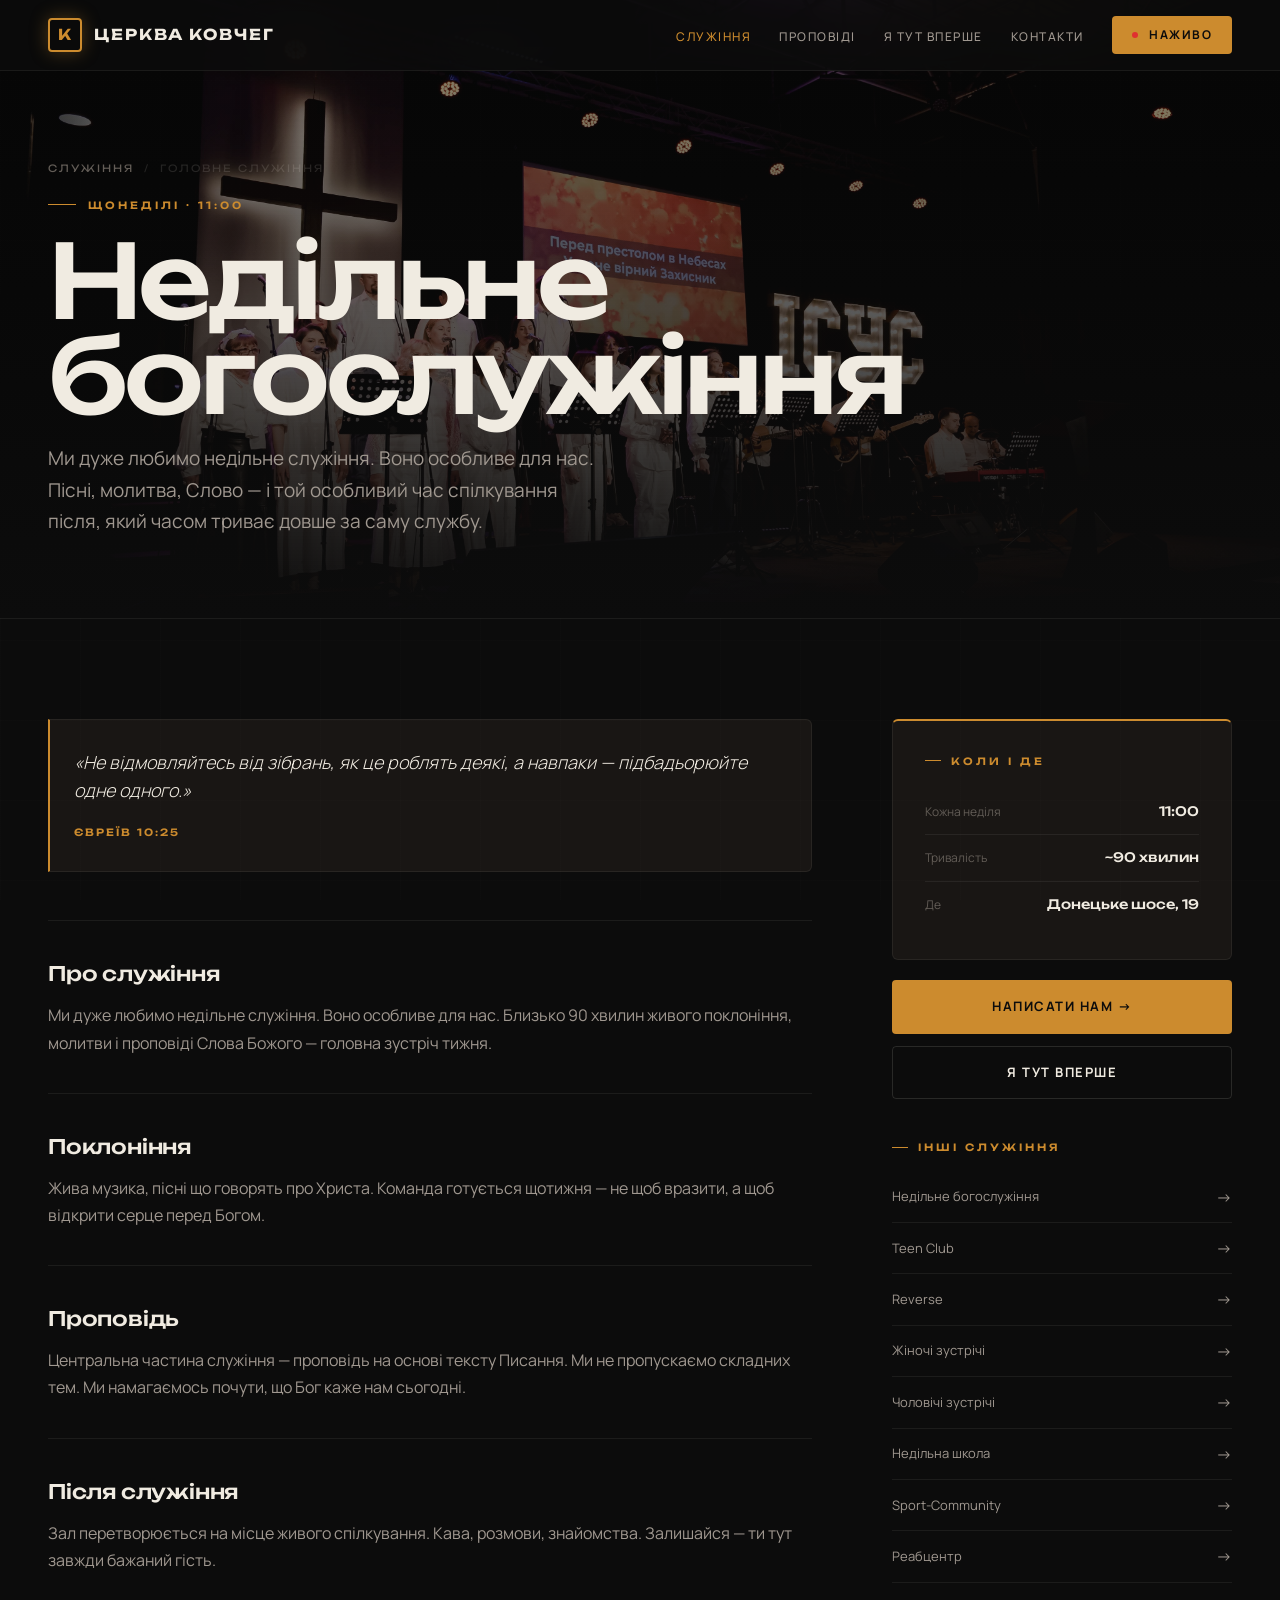
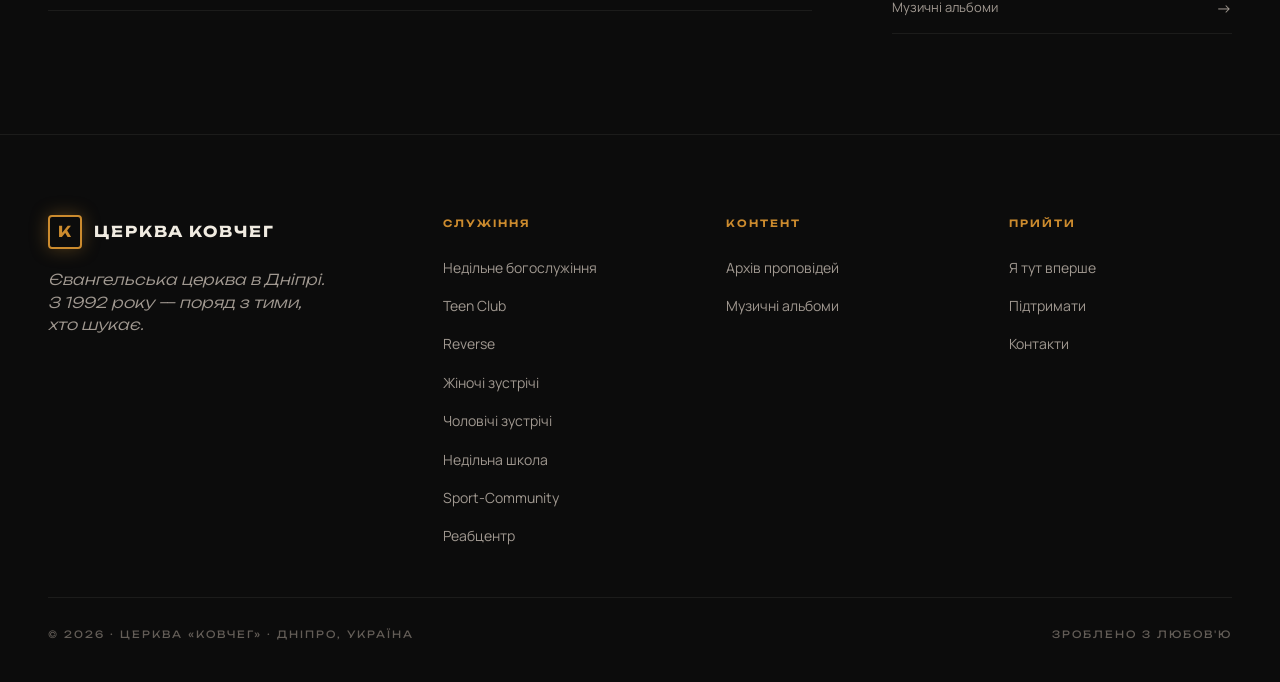
<file: ministry-sunday.html>
<!DOCTYPE html>
<html lang="uk">
<head>
<meta charset="UTF-8">
<link rel="icon" type="image/png" href="kovcheg_favicon.png">
<meta name="viewport" content="width=device-width, initial-scale=1.0">
<title>Недільне богослужіння — Ковчег</title>
<link rel="preconnect" href="https://fonts.googleapis.com">
<link rel="preconnect" href="https://fonts.gstatic.com" crossorigin>
<link href="https://fonts.googleapis.com/css2?family=Unbounded:wght@300;400;500;600;700;800&family=Manrope:ital,wght@0,300;0,400;0,500;0,600;0,700;1,300;1,400&display=swap" rel="stylesheet">
<link rel="stylesheet" href="css/main.css">
<style>
  .min-hero {
    min-height:60vh; padding:160px 48px 80px;
    position:relative; overflow:hidden;
    display:flex; align-items:flex-end;
    border-bottom:1px solid var(--line);
  }
  .min-hero-photo {
    position:absolute; inset:0; z-index:0;
  }
  .min-hero-overlay {
    position:absolute; inset:0;
    background:linear-gradient(to bottom, rgba(12,12,12,.45) 0%, rgba(12,12,12,.7) 55%, rgba(12,12,12,1) 100%);
    z-index:1;
  }
  .min-hero::before {
    content:'';
    position:absolute; top:-200px; left:50%; transform:translateX(-50%);
    width:900px; height:700px;
    background:radial-gradient(circle, rgba(204,139,46,.07) 0%, transparent 65%);
    pointer-events:none; z-index:0;
  }
  .min-hero-inner {
    max-width:1360px; margin:0 auto; width:100%;
    position:relative; z-index:2;
  }
  .min-hero h1 {
    font-family:'Unbounded',sans-serif; font-weight:500;
    font-size:clamp(48px,8vw,110px);
    line-height:.93; letter-spacing:-.04em; margin-top:20px;
  }
  .min-hero-sub {
    font-size:19px; color:var(--ink-soft); max-width:560px; margin-top:20px; line-height:1.65;
  }

  /* Main layout */
  .min-body { padding:100px 48px; }
  .min-body-inner {
    max-width:1360px; margin:0 auto;
    display:grid; grid-template-columns:1fr 340px; gap:80px; align-items:start;
  }

  /* Desc items */
  .desc-list { display:grid; gap:0; }
  .desc-item {
    padding:36px 0; border-bottom:1px solid var(--line);
  }
  .desc-item:first-child { border-top:1px solid var(--line); }
  .desc-item h3 {
    font-family:'Unbounded',sans-serif; font-weight:500;
    font-size:20px; margin-bottom:12px; letter-spacing:-.01em;
  }
  .desc-item p { font-size:16px; color:var(--ink-soft); line-height:1.7; }

  /* Sidebar */
  .min-sidebar { position:sticky; top:100px; }
  .sidebar-card {
    background:var(--bg-card); border:1px solid var(--line);
    border-radius:var(--r); padding:32px;
    border-top:2px solid var(--amber); margin-bottom:20px;
  }
  .sidebar-card h4 {
    font-family:'Unbounded',sans-serif; font-size:10px;
    letter-spacing:3px; text-transform:uppercase; color:var(--amber);
    margin-bottom:20px; font-weight:600;
    display:flex; align-items:center; gap:10px;
  }
  .sidebar-card h4::before { content:''; width:16px; height:1px; background:var(--amber); }
  .when-row {
    display:flex; justify-content:space-between; align-items:center;
    padding:12px 0; border-bottom:1px solid var(--line); gap:12px;
  }
  .when-row:last-child { border-bottom:none; }
  .when-key { font-size:12px; color:var(--ink-mute); }
  .when-val { font-family:'Unbounded',sans-serif; font-size:13px; font-weight:500; text-align:right; }

  /* Breadcrumb */
  .breadcrumb {
    font-family:'Unbounded',sans-serif; font-size:10px;
    letter-spacing:2px; text-transform:uppercase; color:var(--ink-mute);
    margin-bottom:20px; display:flex; gap:10px; align-items:center;
  }
  .breadcrumb a { color:var(--ink-mute); text-decoration:none; transition:color .2s; }
  .breadcrumb a:hover { color:var(--amber); }
  .breadcrumb span { color:var(--line-b); }

  /* Other ministries */
  .other-min { margin-top:40px; }
  .other-min h4 {
    font-family:'Unbounded',sans-serif; font-size:10px;
    letter-spacing:3px; text-transform:uppercase; color:var(--amber);
    margin-bottom:16px; font-weight:600;
    display:flex; align-items:center; gap:10px;
  }
  .other-min h4::before { content:''; width:16px; height:1px; background:var(--amber); }
  .other-link {
    display:flex; align-items:center; justify-content:space-between;
    padding:12px 0; border-bottom:1px solid var(--line);
    text-decoration:none; color:var(--ink-soft); font-size:13px;
    transition:color .2s;
  }
  .other-link:hover { color:var(--amber); }
  .other-link span { font-size:16px; }

  @media (max-width:960px) {
    .min-hero { padding:120px 20px 60px; }
    .min-body { padding:60px 20px; }
    .min-body-inner { grid-template-columns:1fr; }
    .min-sidebar { position:static; }
  }
</style>
</head>
<body>

<nav>
  <a href="index.html" class="logo">
    <div class="logo-mark">К</div>
    <span>Церква Ковчег</span>
  </a>
  <ul class="nav-links">
    <li><a href="index.html#ministries" class="active">Служіння</a></li>
    <li><a href="sermons.html">Проповіді</a></li>
    <li><a href="visit.html">Я тут вперше</a></li>
    <li><a href="contact.html">Контакти</a></li>
    <li><a href="#" class="nav-cta"><span class="live-dot"></span>&nbsp;Наживо</a></li>
  </ul>
  <button class="nav-toggle" onclick="this.closest('nav').classList.toggle('open')" aria-label="Меню">
    <span></span><span></span><span></span>
  </button>
</nav>

<section class="min-hero">
  <div class="min-hero-photo" style="background:url('images/worship-choir-icyc.jpg') center 30% / cover no-repeat;"></div>
  <div class="min-hero-overlay"></div>
  <div class="min-hero-inner">
    <div class="breadcrumb">
      <a href="index.html#ministries">Служіння</a>
      <span>/</span>
      <span>Головне служіння</span>
    </div>
    <div class="section-label">Щонеділі · 11:00</div>
    <h1 class="ub">Недільне<br>богослужіння</h1>
    <p class="min-hero-sub">Ми дуже любимо недільне служіння. Воно особливе для нас. Пісні, молитва, Слово — і той особливий час спілкування після, який часом триває довше за саму службу.</p>
  </div>
</section>

<section class="min-body">
  <div class="min-body-inner">
    <div>
      <div class="verse-block" style="margin-bottom:48px">
        <blockquote>«Не відмовляйтесь від зібрань, як це роблять деякі, а навпаки — підбадьорюйте одне одного.»</blockquote>
        <cite>Євреїв 10:25</cite>
      </div>
      <div class="desc-list">
    <div class="desc-item">
      <h3>Про служіння</h3>
      <p>Ми дуже любимо недільне служіння. Воно особливе для нас. Близько 90 хвилин живого поклоніння, молитви і проповіді Слова Божого — головна зустріч тижня.</p>
    </div>
    <div class="desc-item">
      <h3>Поклоніння</h3>
      <p>Жива музика, пісні що говорять про Христа. Команда готується щотижня — не щоб вразити, а щоб відкрити серце перед Богом.</p>
    </div>
    <div class="desc-item">
      <h3>Проповідь</h3>
      <p>Центральна частина служіння — проповідь на основі тексту Писання. Ми не пропускаємо складних тем. Ми намагаємось почути, що Бог каже нам сьогодні.</p>
    </div>
    <div class="desc-item">
      <h3>Після служіння</h3>
      <p>Зал перетворюється на місце живого спілкування. Кава, розмови, знайомства. Залишайся — ти тут завжди бажаний гість.</p>
    </div>
      </div>

    </div>

    <aside class="min-sidebar">
      <div class="sidebar-card">
        <h4>Коли і де</h4>
      <div class="when-row">
        <span class="when-key">Кожна неділя</span>
        <span class="when-val">11:00</span>
      </div>
      <div class="when-row">
        <span class="when-key">Тривалість</span>
        <span class="when-val">~90 хвилин</span>
      </div>
      <div class="when-row">
        <span class="when-key">Де</span>
        <span class="when-val">Донецьке шосе, 19</span>
      </div>
      </div>

      <a href="contact.html" class="btn btn-primary" style="width:100%;justify-content:center;margin-bottom:12px">Написати нам →</a>
      <a href="visit.html" class="btn btn-outline" style="width:100%;justify-content:center">Я тут вперше</a>

      <div class="other-min">
        <h4>Інші служіння</h4>
        <a href="ministry-sunday.html" class="other-link">Недільне богослужіння <span>→</span></a>
        <a href="ministry-teen.html" class="other-link">Teen Club <span>→</span></a>
        <a href="ministry-reverse.html" class="other-link">Reverse <span>→</span></a>
        <a href="ministry-women.html" class="other-link">Жіночі зустрічі <span>→</span></a>
        <a href="ministry-men.html" class="other-link">Чоловічі зустрічі <span>→</span></a>
        <a href="ministry-kids.html" class="other-link">Недільна школа <span>→</span></a>
        <a href="ministry-sport.html" class="other-link">Sport-Community <span>→</span></a>
        <a href="ministry-rehab.html" class="other-link">Реабцентр <span>→</span></a>
        <a href="ministry-music.html" class="other-link">Музичні альбоми <span>→</span></a>
      </div>
    </aside>
  </div>
</section>

<footer>
  <div class="footer-inner">
    </div>
    <div class="footer-top">
      <div class="footer-brand">
        <a href="index.html" class="logo"><div class="logo-mark">К</div><span>Церква Ковчег</span></a>
        <p>Євангельська церква в Дніпрі. З 1992 року — поряд з тими, хто шукає.</p>
      </div>
      <div class="footer-col">
        <h4>Служіння</h4>
        <ul>
          <li><a href="ministry-sunday.html">Недільне богослужіння</a></li>
          <li><a href="ministry-teen.html">Teen Club</a></li>
          <li><a href="ministry-reverse.html">Reverse</a></li>
          <li><a href="ministry-women.html">Жіночі зустрічі</a></li>
          <li><a href="ministry-men.html">Чоловічі зустрічі</a></li>
          <li><a href="ministry-kids.html">Недільна школа</a></li>
          <li><a href="ministry-sport.html">Sport-Community</a></li>
          <li><a href="ministry-rehab.html">Реабцентр</a></li>
        </ul>
      </div>
      <div class="footer-col">
        <h4>Контент</h4>
        <ul>
          <li><a href="sermons.html">Архів проповідей</a></li>
          <li><a href="ministry-music.html">Музичні альбоми</a></li>
        </ul>
      </div>
      <div class="footer-col">
        <h4>Прийти</h4>
        <ul>
          <li><a href="visit.html">Я тут вперше</a></li>
          <li><a href="index.html#donate">Підтримати</a></li>
          <li><a href="contact.html">Контакти</a></li>
        </ul>
      </div>
    </div>
    <div class="footer-bottom">
      <span>© 2026 · Церква «Ковчег» · Дніпро, Україна</span>
      <span>Зроблено з любов'ю</span>
    </div>
  </div>
</footer>

</body>
</html>
</file>
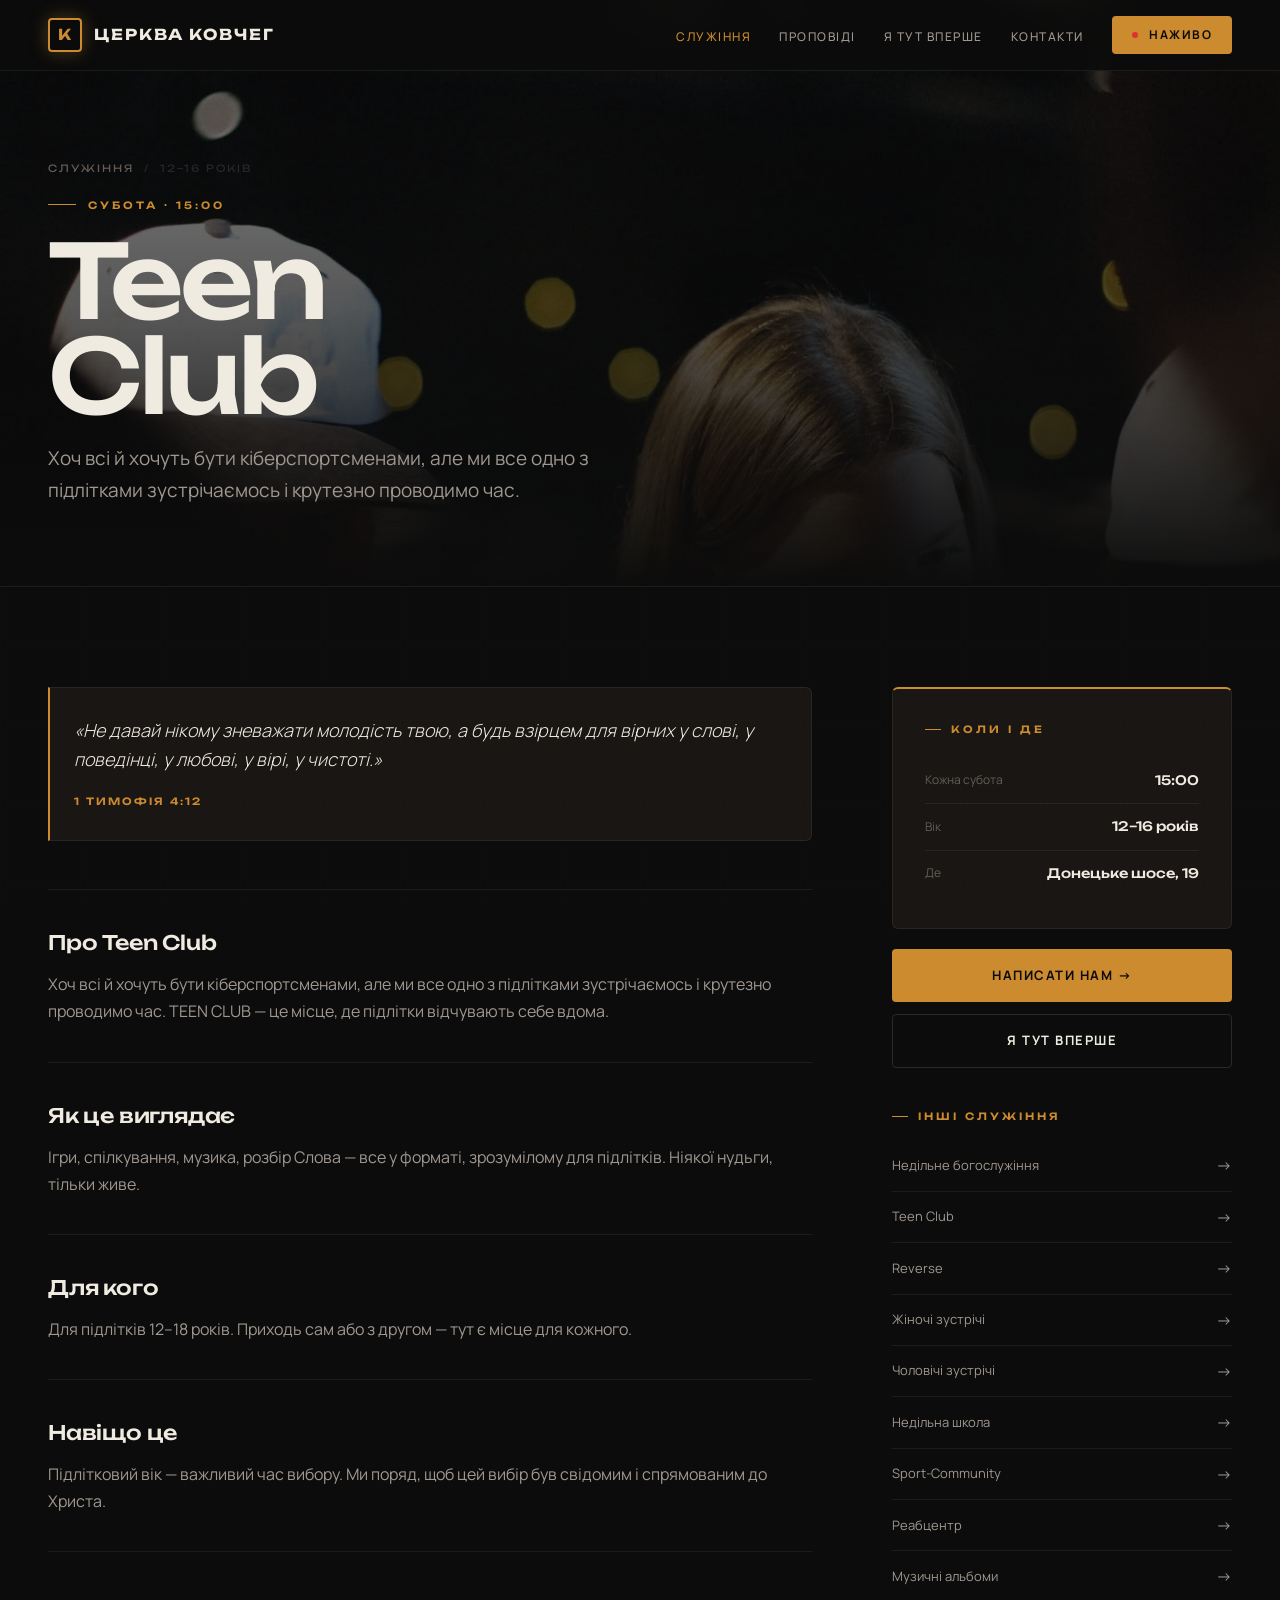
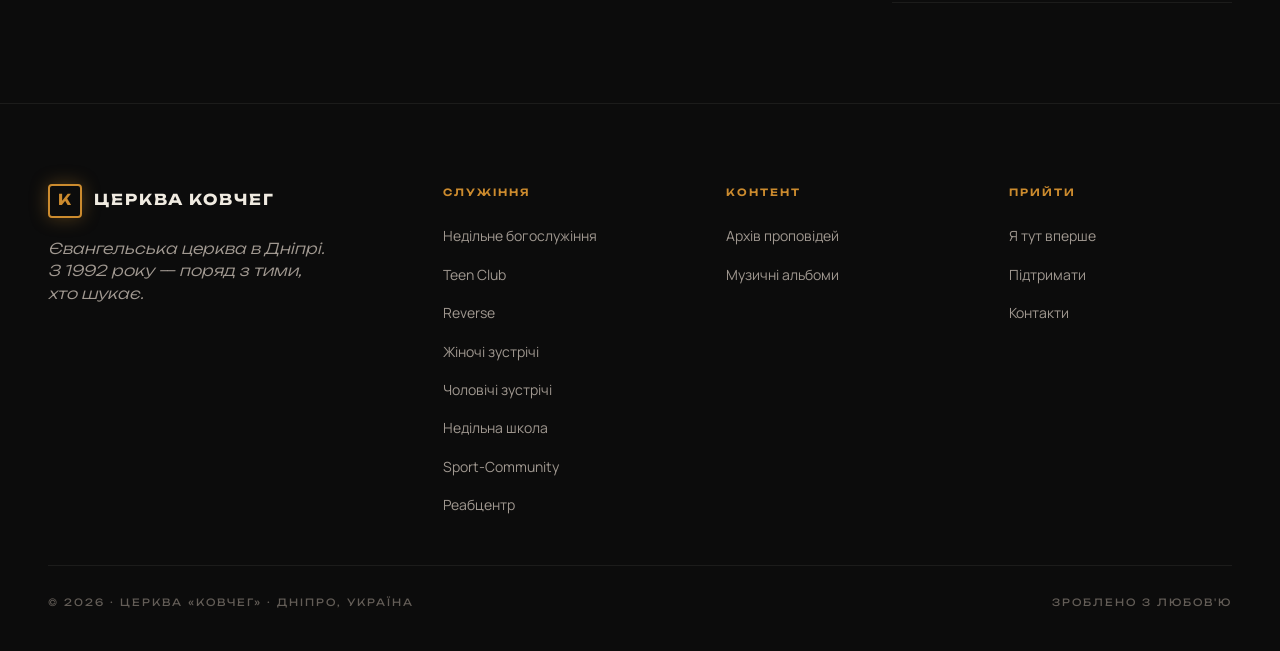
<file: ministry-teen.html>
<!DOCTYPE html>
<html lang="uk">
<head>
<meta charset="UTF-8">
<link rel="icon" type="image/png" href="kovcheg_favicon.png">
<meta name="viewport" content="width=device-width, initial-scale=1.0">
<title>Teen Club — Ковчег</title>
<link rel="preconnect" href="https://fonts.googleapis.com">
<link rel="preconnect" href="https://fonts.gstatic.com" crossorigin>
<link href="https://fonts.googleapis.com/css2?family=Unbounded:wght@300;400;500;600;700;800&family=Manrope:ital,wght@0,300;0,400;0,500;0,600;0,700;1,300;1,400&display=swap" rel="stylesheet">
<link rel="stylesheet" href="css/main.css">
<style>
  .min-hero {
    min-height:60vh; padding:160px 48px 80px;
    position:relative; overflow:hidden;
    display:flex; align-items:flex-end;
    border-bottom:1px solid var(--line);
  }
  .min-hero-photo {
    position:absolute; inset:0; z-index:0;
  }
  .min-hero-overlay {
    position:absolute; inset:0;
    background:linear-gradient(to bottom, rgba(12,12,12,.45) 0%, rgba(12,12,12,.7) 55%, rgba(12,12,12,1) 100%);
    z-index:1;
  }
  .min-hero::before {
    content:'';
    position:absolute; top:-200px; left:50%; transform:translateX(-50%);
    width:900px; height:700px;
    background:radial-gradient(circle, rgba(204,139,46,.07) 0%, transparent 65%);
    pointer-events:none; z-index:0;
  }
  .min-hero-inner {
    max-width:1360px; margin:0 auto; width:100%;
    position:relative; z-index:2;
  }
  .min-hero h1 {
    font-family:'Unbounded',sans-serif; font-weight:500;
    font-size:clamp(48px,8vw,110px);
    line-height:.93; letter-spacing:-.04em; margin-top:20px;
  }
  .min-hero-sub {
    font-size:19px; color:var(--ink-soft); max-width:560px; margin-top:20px; line-height:1.65;
  }

  /* Main layout */
  .min-body { padding:100px 48px; }
  .min-body-inner {
    max-width:1360px; margin:0 auto;
    display:grid; grid-template-columns:1fr 340px; gap:80px; align-items:start;
  }

  /* Desc items */
  .desc-list { display:grid; gap:0; }
  .desc-item {
    padding:36px 0; border-bottom:1px solid var(--line);
  }
  .desc-item:first-child { border-top:1px solid var(--line); }
  .desc-item h3 {
    font-family:'Unbounded',sans-serif; font-weight:500;
    font-size:20px; margin-bottom:12px; letter-spacing:-.01em;
  }
  .desc-item p { font-size:16px; color:var(--ink-soft); line-height:1.7; }

  /* Sidebar */
  .min-sidebar { position:sticky; top:100px; }
  .sidebar-card {
    background:var(--bg-card); border:1px solid var(--line);
    border-radius:var(--r); padding:32px;
    border-top:2px solid var(--amber); margin-bottom:20px;
  }
  .sidebar-card h4 {
    font-family:'Unbounded',sans-serif; font-size:10px;
    letter-spacing:3px; text-transform:uppercase; color:var(--amber);
    margin-bottom:20px; font-weight:600;
    display:flex; align-items:center; gap:10px;
  }
  .sidebar-card h4::before { content:''; width:16px; height:1px; background:var(--amber); }
  .when-row {
    display:flex; justify-content:space-between; align-items:center;
    padding:12px 0; border-bottom:1px solid var(--line); gap:12px;
  }
  .when-row:last-child { border-bottom:none; }
  .when-key { font-size:12px; color:var(--ink-mute); }
  .when-val { font-family:'Unbounded',sans-serif; font-size:13px; font-weight:500; text-align:right; }

  /* Breadcrumb */
  .breadcrumb {
    font-family:'Unbounded',sans-serif; font-size:10px;
    letter-spacing:2px; text-transform:uppercase; color:var(--ink-mute);
    margin-bottom:20px; display:flex; gap:10px; align-items:center;
  }
  .breadcrumb a { color:var(--ink-mute); text-decoration:none; transition:color .2s; }
  .breadcrumb a:hover { color:var(--amber); }
  .breadcrumb span { color:var(--line-b); }

  /* Other ministries */
  .other-min { margin-top:40px; }
  .other-min h4 {
    font-family:'Unbounded',sans-serif; font-size:10px;
    letter-spacing:3px; text-transform:uppercase; color:var(--amber);
    margin-bottom:16px; font-weight:600;
    display:flex; align-items:center; gap:10px;
  }
  .other-min h4::before { content:''; width:16px; height:1px; background:var(--amber); }
  .other-link {
    display:flex; align-items:center; justify-content:space-between;
    padding:12px 0; border-bottom:1px solid var(--line);
    text-decoration:none; color:var(--ink-soft); font-size:13px;
    transition:color .2s;
  }
  .other-link:hover { color:var(--amber); }
  .other-link span { font-size:16px; }

  @media (max-width:960px) {
    .min-hero { padding:120px 20px 60px; }
    .min-body { padding:60px 20px; }
    .min-body-inner { grid-template-columns:1fr; }
    .min-sidebar { position:static; }
  }
</style>
</head>
<body>

<nav>
  <a href="index.html" class="logo">
    <div class="logo-mark">К</div>
    <span>Церква Ковчег</span>
  </a>
  <ul class="nav-links">
    <li><a href="index.html#ministries" class="active">Служіння</a></li>
    <li><a href="sermons.html">Проповіді</a></li>
    <li><a href="visit.html">Я тут вперше</a></li>
    <li><a href="contact.html">Контакти</a></li>
    <li><a href="#" class="nav-cta"><span class="live-dot"></span>&nbsp;Наживо</a></li>
  </ul>
  <button class="nav-toggle" onclick="this.closest('nav').classList.toggle('open')" aria-label="Меню">
    <span></span><span></span><span></span>
  </button>
</nav>

<section class="min-hero">
  <div class="min-hero-photo" style="background:url('images/teen-club.jpg') center 20% / cover no-repeat;"></div>
  <div class="min-hero-overlay"></div>
  <div class="min-hero-inner">
    <div class="breadcrumb">
      <a href="index.html#ministries">Служіння</a>
      <span>/</span>
      <span>12–16 років</span>
    </div>
    <div class="section-label">Субота · 15:00</div>
    <h1 class="ub">Teen<br>Club</h1>
    <p class="min-hero-sub">Хоч всі й хочуть бути кіберспортсменами, але ми все одно з підлітками зустрічаємось і крутезно проводимо час.</p>
  </div>
</section>

<section class="min-body">
  <div class="min-body-inner">
    <div>
      <div class="verse-block" style="margin-bottom:48px">
        <blockquote>«Не давай нікому зневажати молодість твою, а будь взірцем для вірних у слові, у поведінці, у любові, у вірі, у чистоті.»</blockquote>
        <cite>1 Тимофія 4:12</cite>
      </div>
      <div class="desc-list">
    <div class="desc-item">
      <h3>Про Teen Club</h3>
      <p>Хоч всі й хочуть бути кіберспортсменами, але ми все одно з підлітками зустрічаємось і крутезно проводимо час. TEEN CLUB — це місце, де підлітки відчувають себе вдома.</p>
    </div>
    <div class="desc-item">
      <h3>Як це виглядає</h3>
      <p>Ігри, спілкування, музика, розбір Слова — все у форматі, зрозумілому для підлітків. Ніякої нудьги, тільки живе.</p>
    </div>
    <div class="desc-item">
      <h3>Для кого</h3>
      <p>Для підлітків 12–18 років. Приходь сам або з другом — тут є місце для кожного.</p>
    </div>
    <div class="desc-item">
      <h3>Навіщо це</h3>
      <p>Підлітковий вік — важливий час вибору. Ми поряд, щоб цей вибір був свідомим і спрямованим до Христа.</p>
    </div>
      </div>

    </div>

    <aside class="min-sidebar">
      <div class="sidebar-card">
        <h4>Коли і де</h4>
      <div class="when-row">
        <span class="when-key">Кожна субота</span>
        <span class="when-val">15:00</span>
      </div>
      <div class="when-row">
        <span class="when-key">Вік</span>
        <span class="when-val">12–16 років</span>
      </div>
      <div class="when-row">
        <span class="when-key">Де</span>
        <span class="when-val">Донецьке шосе, 19</span>
      </div>
      </div>

      <a href="contact.html" class="btn btn-primary" style="width:100%;justify-content:center;margin-bottom:12px">Написати нам →</a>
      <a href="visit.html" class="btn btn-outline" style="width:100%;justify-content:center">Я тут вперше</a>

      <div class="other-min">
        <h4>Інші служіння</h4>
        <a href="ministry-sunday.html" class="other-link">Недільне богослужіння <span>→</span></a>
        <a href="ministry-teen.html" class="other-link">Teen Club <span>→</span></a>
        <a href="ministry-reverse.html" class="other-link">Reverse <span>→</span></a>
        <a href="ministry-women.html" class="other-link">Жіночі зустрічі <span>→</span></a>
        <a href="ministry-men.html" class="other-link">Чоловічі зустрічі <span>→</span></a>
        <a href="ministry-kids.html" class="other-link">Недільна школа <span>→</span></a>
        <a href="ministry-sport.html" class="other-link">Sport-Community <span>→</span></a>
        <a href="ministry-rehab.html" class="other-link">Реабцентр <span>→</span></a>
        <a href="ministry-music.html" class="other-link">Музичні альбоми <span>→</span></a>
      </div>
    </aside>
  </div>
</section>

<footer>
  <div class="footer-inner">
    </div>
    <div class="footer-top">
      <div class="footer-brand">
        <a href="index.html" class="logo"><div class="logo-mark">К</div><span>Церква Ковчег</span></a>
        <p>Євангельська церква в Дніпрі. З 1992 року — поряд з тими, хто шукає.</p>
      </div>
      <div class="footer-col">
        <h4>Служіння</h4>
        <ul>
          <li><a href="ministry-sunday.html">Недільне богослужіння</a></li>
          <li><a href="ministry-teen.html">Teen Club</a></li>
          <li><a href="ministry-reverse.html">Reverse</a></li>
          <li><a href="ministry-women.html">Жіночі зустрічі</a></li>
          <li><a href="ministry-men.html">Чоловічі зустрічі</a></li>
          <li><a href="ministry-kids.html">Недільна школа</a></li>
          <li><a href="ministry-sport.html">Sport-Community</a></li>
          <li><a href="ministry-rehab.html">Реабцентр</a></li>
        </ul>
      </div>
      <div class="footer-col">
        <h4>Контент</h4>
        <ul>
          <li><a href="sermons.html">Архів проповідей</a></li>
          <li><a href="ministry-music.html">Музичні альбоми</a></li>
        </ul>
      </div>
      <div class="footer-col">
        <h4>Прийти</h4>
        <ul>
          <li><a href="visit.html">Я тут вперше</a></li>
          <li><a href="index.html#donate">Підтримати</a></li>
          <li><a href="contact.html">Контакти</a></li>
        </ul>
      </div>
    </div>
    <div class="footer-bottom">
      <span>© 2026 · Церква «Ковчег» · Дніпро, Україна</span>
      <span>Зроблено з любов'ю</span>
    </div>
  </div>
</footer>

</body>
</html>
</file>
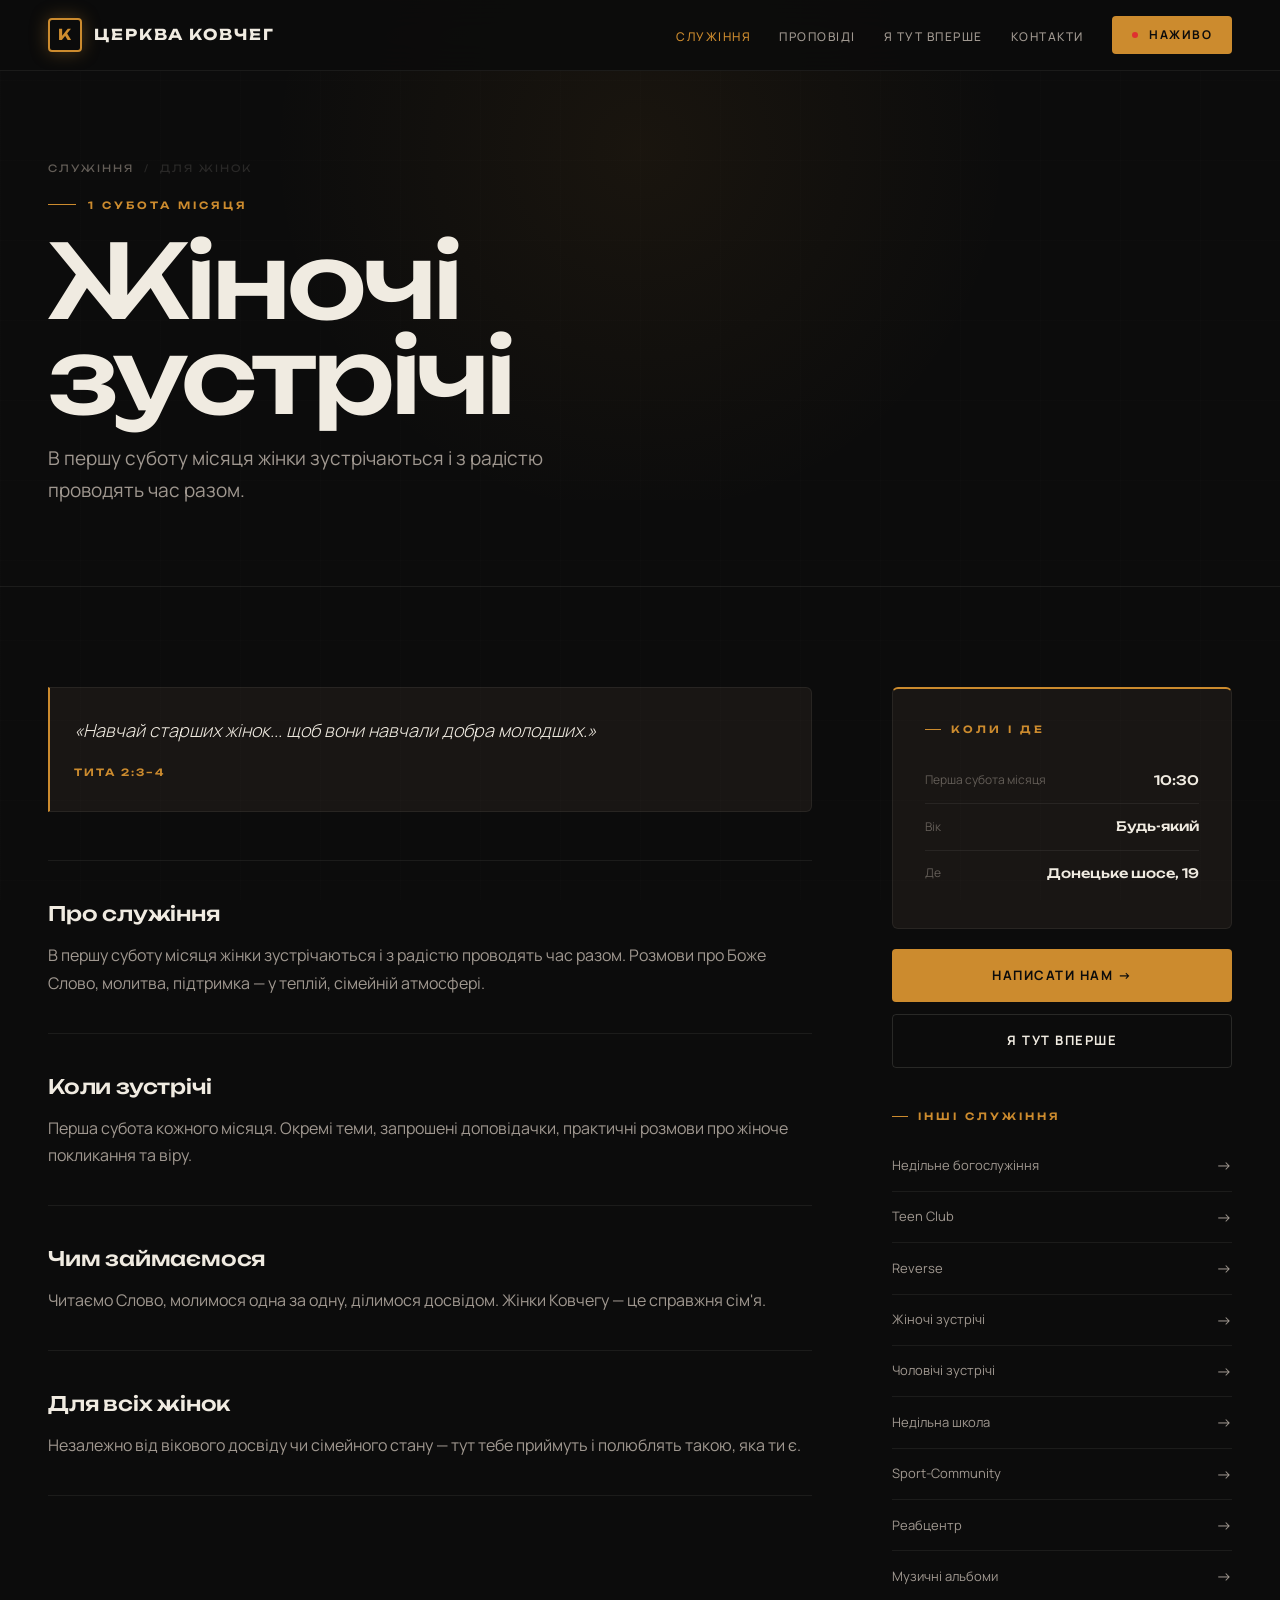
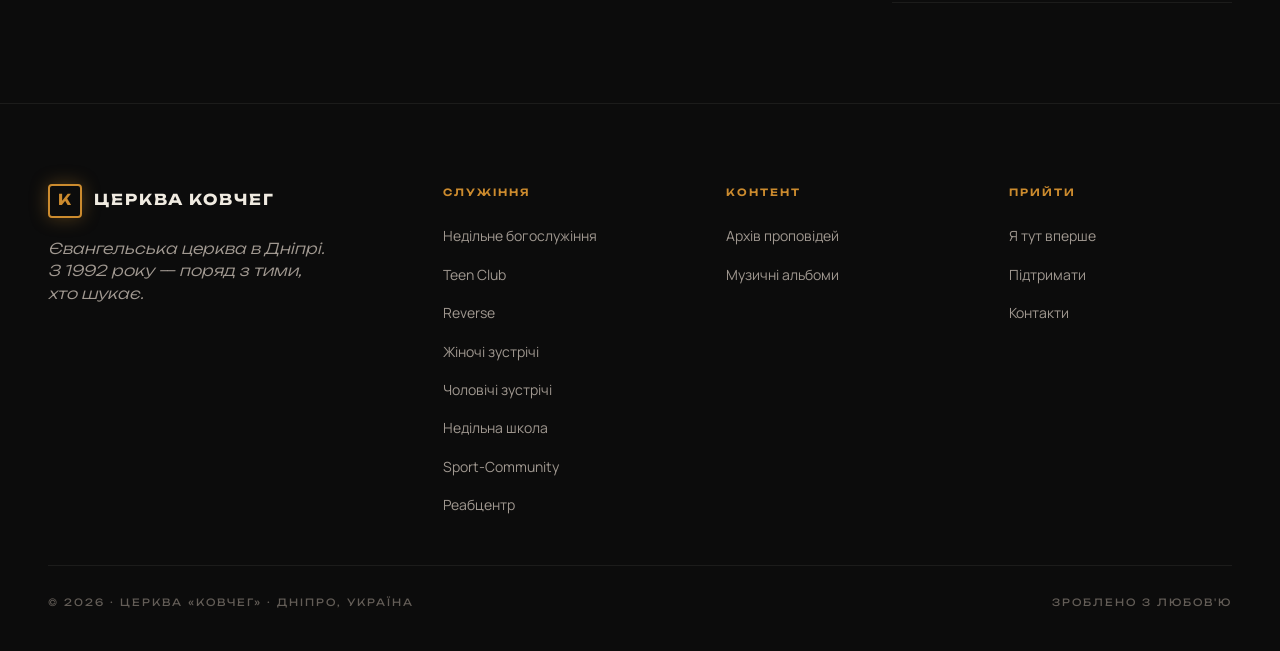
<file: ministry-women.html>
<!DOCTYPE html>
<html lang="uk">
<head>
<meta charset="UTF-8">
<link rel="icon" type="image/png" href="kovcheg_favicon.png">
<meta name="viewport" content="width=device-width, initial-scale=1.0">
<title>Жіночі зустрічі — Ковчег</title>
<link rel="preconnect" href="https://fonts.googleapis.com">
<link rel="preconnect" href="https://fonts.gstatic.com" crossorigin>
<link href="https://fonts.googleapis.com/css2?family=Unbounded:wght@300;400;500;600;700;800&family=Manrope:ital,wght@0,300;0,400;0,500;0,600;0,700;1,300;1,400&display=swap" rel="stylesheet">
<link rel="stylesheet" href="css/main.css">
<style>
  .min-hero {
    min-height:60vh; padding:160px 48px 80px;
    position:relative; overflow:hidden;
    display:flex; align-items:flex-end;
    border-bottom:1px solid var(--line);
  }
  .min-hero-photo {
    position:absolute; inset:0; z-index:0;
  }
  .min-hero-overlay {
    position:absolute; inset:0;
    background:linear-gradient(to bottom, rgba(12,12,12,.45) 0%, rgba(12,12,12,.7) 55%, rgba(12,12,12,1) 100%);
    z-index:1;
  }
  .min-hero::before {
    content:'';
    position:absolute; top:-200px; left:50%; transform:translateX(-50%);
    width:900px; height:700px;
    background:radial-gradient(circle, rgba(204,139,46,.07) 0%, transparent 65%);
    pointer-events:none; z-index:0;
  }
  .min-hero-inner {
    max-width:1360px; margin:0 auto; width:100%;
    position:relative; z-index:2;
  }
  .min-hero h1 {
    font-family:'Unbounded',sans-serif; font-weight:500;
    font-size:clamp(48px,8vw,110px);
    line-height:.93; letter-spacing:-.04em; margin-top:20px;
  }
  .min-hero-sub {
    font-size:19px; color:var(--ink-soft); max-width:560px; margin-top:20px; line-height:1.65;
  }

  /* Main layout */
  .min-body { padding:100px 48px; }
  .min-body-inner {
    max-width:1360px; margin:0 auto;
    display:grid; grid-template-columns:1fr 340px; gap:80px; align-items:start;
  }

  /* Desc items */
  .desc-list { display:grid; gap:0; }
  .desc-item {
    padding:36px 0; border-bottom:1px solid var(--line);
  }
  .desc-item:first-child { border-top:1px solid var(--line); }
  .desc-item h3 {
    font-family:'Unbounded',sans-serif; font-weight:500;
    font-size:20px; margin-bottom:12px; letter-spacing:-.01em;
  }
  .desc-item p { font-size:16px; color:var(--ink-soft); line-height:1.7; }

  /* Sidebar */
  .min-sidebar { position:sticky; top:100px; }
  .sidebar-card {
    background:var(--bg-card); border:1px solid var(--line);
    border-radius:var(--r); padding:32px;
    border-top:2px solid var(--amber); margin-bottom:20px;
  }
  .sidebar-card h4 {
    font-family:'Unbounded',sans-serif; font-size:10px;
    letter-spacing:3px; text-transform:uppercase; color:var(--amber);
    margin-bottom:20px; font-weight:600;
    display:flex; align-items:center; gap:10px;
  }
  .sidebar-card h4::before { content:''; width:16px; height:1px; background:var(--amber); }
  .when-row {
    display:flex; justify-content:space-between; align-items:center;
    padding:12px 0; border-bottom:1px solid var(--line); gap:12px;
  }
  .when-row:last-child { border-bottom:none; }
  .when-key { font-size:12px; color:var(--ink-mute); }
  .when-val { font-family:'Unbounded',sans-serif; font-size:13px; font-weight:500; text-align:right; }

  /* Breadcrumb */
  .breadcrumb {
    font-family:'Unbounded',sans-serif; font-size:10px;
    letter-spacing:2px; text-transform:uppercase; color:var(--ink-mute);
    margin-bottom:20px; display:flex; gap:10px; align-items:center;
  }
  .breadcrumb a { color:var(--ink-mute); text-decoration:none; transition:color .2s; }
  .breadcrumb a:hover { color:var(--amber); }
  .breadcrumb span { color:var(--line-b); }

  /* Other ministries */
  .other-min { margin-top:40px; }
  .other-min h4 {
    font-family:'Unbounded',sans-serif; font-size:10px;
    letter-spacing:3px; text-transform:uppercase; color:var(--amber);
    margin-bottom:16px; font-weight:600;
    display:flex; align-items:center; gap:10px;
  }
  .other-min h4::before { content:''; width:16px; height:1px; background:var(--amber); }
  .other-link {
    display:flex; align-items:center; justify-content:space-between;
    padding:12px 0; border-bottom:1px solid var(--line);
    text-decoration:none; color:var(--ink-soft); font-size:13px;
    transition:color .2s;
  }
  .other-link:hover { color:var(--amber); }
  .other-link span { font-size:16px; }

  @media (max-width:960px) {
    .min-hero { padding:120px 20px 60px; }
    .min-body { padding:60px 20px; }
    .min-body-inner { grid-template-columns:1fr; }
    .min-sidebar { position:static; }
  }
</style>
</head>
<body>

<nav>
  <a href="index.html" class="logo">
    <div class="logo-mark">К</div>
    <span>Церква Ковчег</span>
  </a>
  <ul class="nav-links">
    <li><a href="index.html#ministries" class="active">Служіння</a></li>
    <li><a href="sermons.html">Проповіді</a></li>
    <li><a href="visit.html">Я тут вперше</a></li>
    <li><a href="contact.html">Контакти</a></li>
    <li><a href="#" class="nav-cta"><span class="live-dot"></span>&nbsp;Наживо</a></li>
  </ul>
  <button class="nav-toggle" onclick="this.closest('nav').classList.toggle('open')" aria-label="Меню">
    <span></span><span></span><span></span>
  </button>
</nav>

<section class="min-hero">

  <div class="min-hero-inner">
    <div class="breadcrumb">
      <a href="index.html#ministries">Служіння</a>
      <span>/</span>
      <span>Для жінок</span>
    </div>
    <div class="section-label">1 субота місяця</div>
    <h1 class="ub">Жіночі<br>зустрічі</h1>
    <p class="min-hero-sub">В першу суботу місяця жінки зустрічаються і з радістю проводять час разом.</p>
  </div>
</section>

<section class="min-body">
  <div class="min-body-inner">
    <div>
      <div class="verse-block" style="margin-bottom:48px">
        <blockquote>«Навчай старших жінок... щоб вони навчали добра молодших.»</blockquote>
        <cite>Тита 2:3–4</cite>
      </div>
      <div class="desc-list">
    <div class="desc-item">
      <h3>Про служіння</h3>
      <p>В першу суботу місяця жінки зустрічаються і з радістю проводять час разом. Розмови про Боже Слово, молитва, підтримка — у теплій, сімейній атмосфері.</p>
    </div>
    <div class="desc-item">
      <h3>Коли зустрічі</h3>
      <p>Перша субота кожного місяця. Окремі теми, запрошені доповідачки, практичні розмови про жіноче покликання та віру.</p>
    </div>
    <div class="desc-item">
      <h3>Чим займаємося</h3>
      <p>Читаємо Слово, молимося одна за одну, ділимося досвідом. Жінки Ковчегу — це справжня сім'я.</p>
    </div>
    <div class="desc-item">
      <h3>Для всіх жінок</h3>
      <p>Незалежно від вікового досвіду чи сімейного стану — тут тебе приймуть і полюблять такою, яка ти є.</p>
    </div>
      </div>

    </div>

    <aside class="min-sidebar">
      <div class="sidebar-card">
        <h4>Коли і де</h4>
      <div class="when-row">
        <span class="when-key">Перша субота місяця</span>
        <span class="when-val">10:30</span>
      </div>
      <div class="when-row">
        <span class="when-key">Вік</span>
        <span class="when-val">Будь-який</span>
      </div>
      <div class="when-row">
        <span class="when-key">Де</span>
        <span class="when-val">Донецьке шосе, 19</span>
      </div>
      </div>

      <a href="contact.html" class="btn btn-primary" style="width:100%;justify-content:center;margin-bottom:12px">Написати нам →</a>
      <a href="visit.html" class="btn btn-outline" style="width:100%;justify-content:center">Я тут вперше</a>

      <div class="other-min">
        <h4>Інші служіння</h4>
        <a href="ministry-sunday.html" class="other-link">Недільне богослужіння <span>→</span></a>
        <a href="ministry-teen.html" class="other-link">Teen Club <span>→</span></a>
        <a href="ministry-reverse.html" class="other-link">Reverse <span>→</span></a>
        <a href="ministry-women.html" class="other-link">Жіночі зустрічі <span>→</span></a>
        <a href="ministry-men.html" class="other-link">Чоловічі зустрічі <span>→</span></a>
        <a href="ministry-kids.html" class="other-link">Недільна школа <span>→</span></a>
        <a href="ministry-sport.html" class="other-link">Sport-Community <span>→</span></a>
        <a href="ministry-rehab.html" class="other-link">Реабцентр <span>→</span></a>
        <a href="ministry-music.html" class="other-link">Музичні альбоми <span>→</span></a>
      </div>
    </aside>
  </div>
</section>

<footer>
  <div class="footer-inner">
    </div>
    <div class="footer-top">
      <div class="footer-brand">
        <a href="index.html" class="logo"><div class="logo-mark">К</div><span>Церква Ковчег</span></a>
        <p>Євангельська церква в Дніпрі. З 1992 року — поряд з тими, хто шукає.</p>
      </div>
      <div class="footer-col">
        <h4>Служіння</h4>
        <ul>
          <li><a href="ministry-sunday.html">Недільне богослужіння</a></li>
          <li><a href="ministry-teen.html">Teen Club</a></li>
          <li><a href="ministry-reverse.html">Reverse</a></li>
          <li><a href="ministry-women.html">Жіночі зустрічі</a></li>
          <li><a href="ministry-men.html">Чоловічі зустрічі</a></li>
          <li><a href="ministry-kids.html">Недільна школа</a></li>
          <li><a href="ministry-sport.html">Sport-Community</a></li>
          <li><a href="ministry-rehab.html">Реабцентр</a></li>
        </ul>
      </div>
      <div class="footer-col">
        <h4>Контент</h4>
        <ul>
          <li><a href="sermons.html">Архів проповідей</a></li>
          <li><a href="ministry-music.html">Музичні альбоми</a></li>
        </ul>
      </div>
      <div class="footer-col">
        <h4>Прийти</h4>
        <ul>
          <li><a href="visit.html">Я тут вперше</a></li>
          <li><a href="index.html#donate">Підтримати</a></li>
          <li><a href="contact.html">Контакти</a></li>
        </ul>
      </div>
    </div>
    <div class="footer-bottom">
      <span>© 2026 · Церква «Ковчег» · Дніпро, Україна</span>
      <span>Зроблено з любов'ю</span>
    </div>
  </div>
</footer>

</body>
</html>
</file>
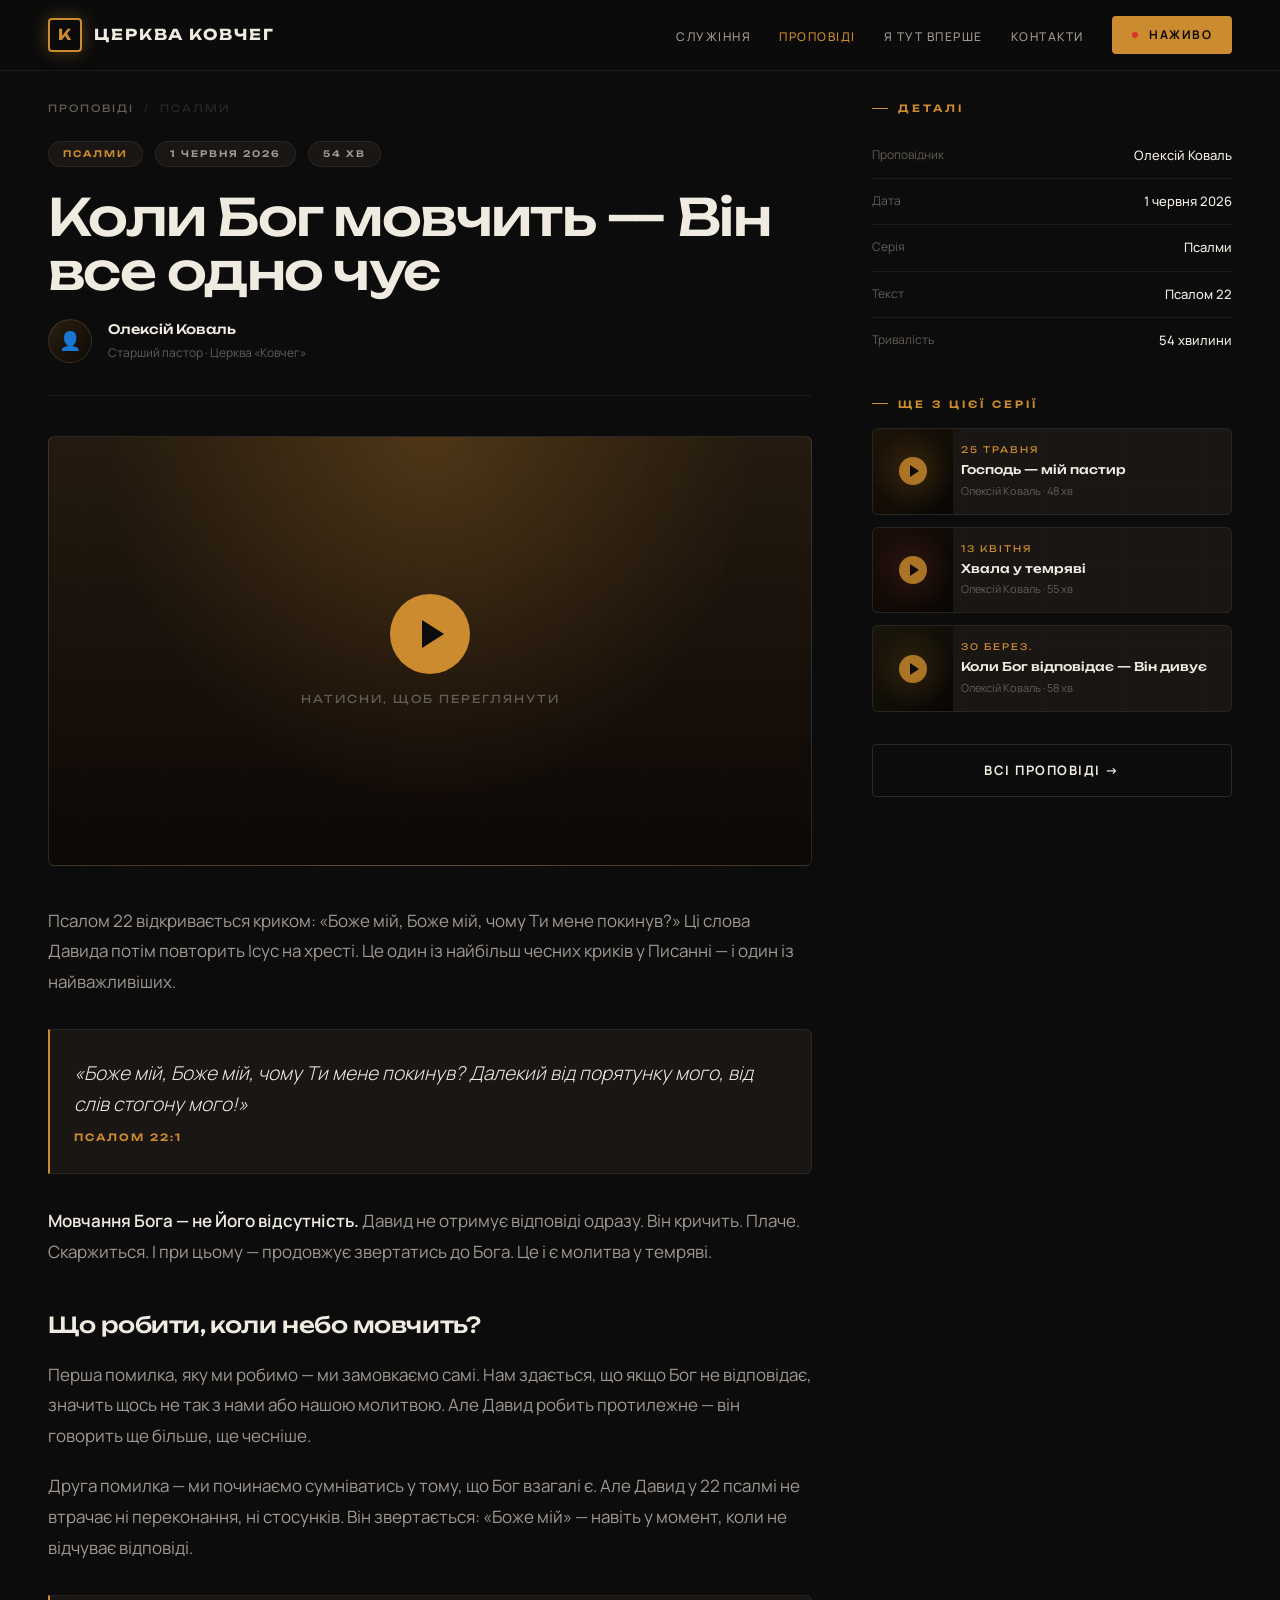
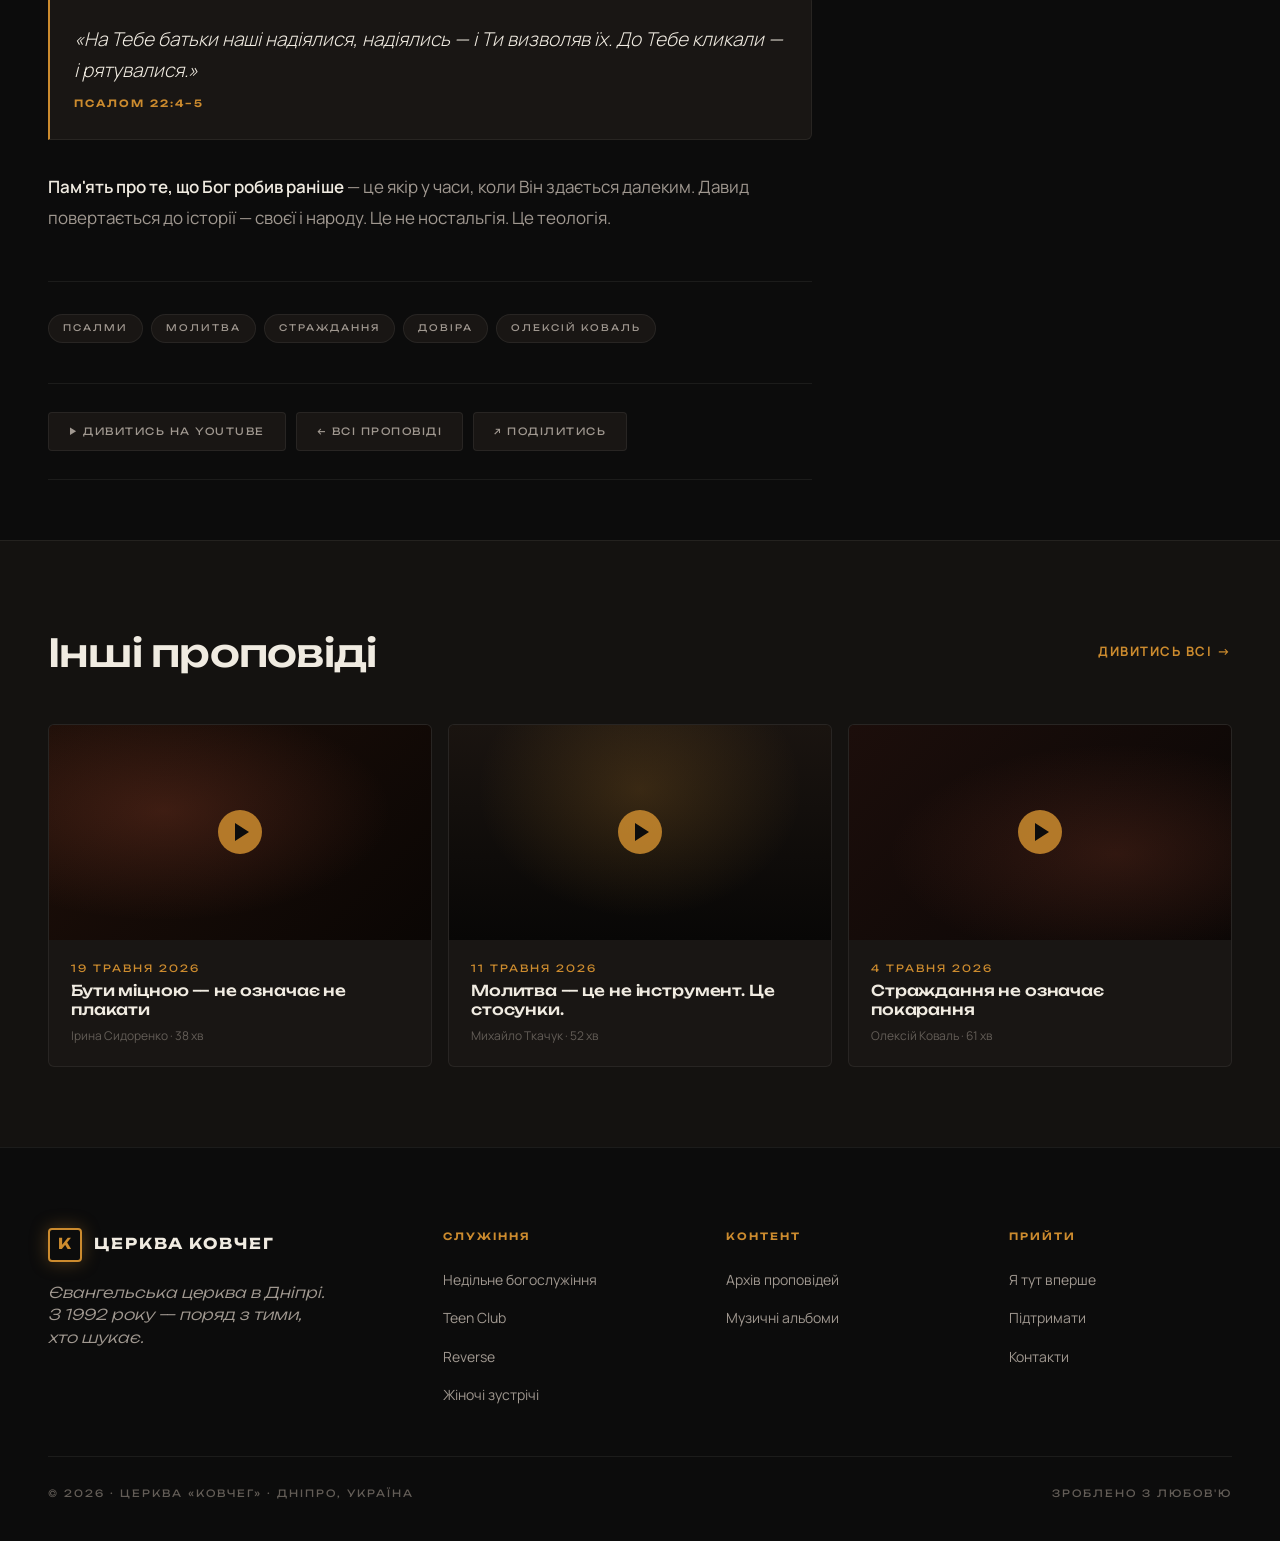
<file: sermon.html>
<!DOCTYPE html>
<html lang="uk">
<head>
<meta charset="UTF-8">
<link rel="icon" type="image/png" href="kovcheg_favicon.png">
<meta name="viewport" content="width=device-width, initial-scale=1.0">
<title>Коли Бог мовчить — Він все одно чує · Ковчег</title>
<meta name="description" content="Проповідь Олексія Коваля. Псалом 22 — де взяти сили продовжувати молитись, коли здається, що небо мовчить?">
<link rel="preconnect" href="https://fonts.googleapis.com">
<link rel="preconnect" href="https://fonts.gstatic.com" crossorigin>
<link href="https://fonts.googleapis.com/css2?family=Unbounded:wght@300;400;500;600;700;800&family=Manrope:ital,wght@0,300;0,400;0,500;0,600;0,700;1,300;1,400&display=swap" rel="stylesheet">
<link rel="stylesheet" href="css/main.css">
<style>
  /* ─── SERMON BODY ─── */
  .sermon-page { padding:100px 48px 0; }
  .sermon-page-inner {
    max-width:1360px; margin:0 auto;
    display:grid; grid-template-columns:1fr 360px; gap:60px; align-items:start;
  }

  /* Main column */
  .sermon-main {}

  .sermon-breadcrumb {
    font-family:'Unbounded',sans-serif; font-size:10px;
    letter-spacing:2px; text-transform:uppercase; color:var(--ink-mute);
    margin-bottom:24px; display:flex; gap:10px; align-items:center;
  }
  .sermon-breadcrumb a { color:var(--ink-mute); text-decoration:none; transition:color .2s; }
  .sermon-breadcrumb a:hover { color:var(--amber); }
  .sermon-breadcrumb span { color:var(--line-b); }

  .sermon-meta-top {
    display:flex; gap:12px; flex-wrap:wrap; margin-bottom:24px;
  }
  .meta-tag {
    font-family:'Unbounded',sans-serif; font-size:9px;
    letter-spacing:2px; text-transform:uppercase;
    background:var(--bg-card); border:1px solid var(--line);
    padding:5px 14px; border-radius:100px; color:var(--amber); font-weight:600;
  }
  .meta-tag.dark { color:var(--ink-soft); }

  .sermon-title {
    font-family:'Unbounded',sans-serif; font-weight:500;
    font-size:clamp(28px,4vw,52px); letter-spacing:-.03em; line-height:1.05;
    margin-bottom:20px;
  }

  .sermon-speaker-row {
    display:flex; align-items:center; gap:16px; margin-bottom:40px;
    padding-bottom:32px; border-bottom:1px solid var(--line);
  }
  .speaker-avatar {
    width:44px; height:44px; border-radius:50%;
    background:linear-gradient(135deg, #2a1e0e, #0d0906);
    border:1px solid var(--line-b);
    display:flex; align-items:center; justify-content:center;
    font-size:18px; flex-shrink:0;
  }
  .speaker-info-name {
    font-family:'Unbounded',sans-serif; font-size:13px; font-weight:500;
  }
  .speaker-info-meta {
    font-size:12px; color:var(--ink-mute); margin-top:2px;
  }

  /* YouTube embed */
  .video-wrap {
    aspect-ratio:16/9; border-radius:var(--r); overflow:hidden;
    background:var(--bg-card); border:1px solid var(--line);
    margin-bottom:40px; position:relative;
  }
  .video-wrap iframe {
    width:100%; height:100%; border:0;
  }
  /* Placeholder when no YouTube ID */
  .video-placeholder {
    aspect-ratio:16/9; border-radius:var(--r); overflow:hidden;
    background:radial-gradient(ellipse at center top, rgba(204,139,46,.25), transparent 60%),
      linear-gradient(180deg, #241a0f 0%, #0d0806 100%);
    display:flex; align-items:center; justify-content:center;
    flex-direction:column; gap:16px; margin-bottom:40px;
    border:1px solid var(--line-b);
  }
  .video-placeholder-play {
    width:80px; height:80px; background:var(--amber);
    border-radius:50%; display:flex; align-items:center; justify-content:center;
  }
  .video-placeholder-play::after {
    content:''; width:0; height:0;
    border-left:22px solid var(--bg);
    border-top:14px solid transparent;
    border-bottom:14px solid transparent;
    margin-left:5px;
  }
  .video-placeholder p {
    font-family:'Unbounded',sans-serif; font-size:11px;
    letter-spacing:2px; text-transform:uppercase; color:var(--ink-mute);
  }

  /* Sermon text */
  .sermon-text { margin-bottom:48px; }
  .sermon-text h2 {
    font-family:'Unbounded',sans-serif; font-weight:500;
    font-size:22px; letter-spacing:-.02em; margin:40px 0 16px;
  }
  .sermon-text p {
    font-size:17px; color:var(--ink-soft); line-height:1.8; margin-bottom:20px;
  }
  .sermon-text strong { color:var(--ink); font-weight:600; }
  .sermon-text .pull-quote {
    padding:28px 28px 28px 24px;
    background:var(--bg-card);
    border:1px solid var(--line);
    border-left:2px solid var(--amber);
    border-radius:0 var(--r) var(--r) 0;
    margin:32px 0;
    font-style:italic; font-size:19px; font-weight:300; line-height:1.6; color:var(--ink);
  }
  .sermon-text .scripture-ref {
    font-family:'Unbounded',sans-serif; font-size:10px;
    letter-spacing:2px; color:var(--amber); font-weight:600;
    text-transform:uppercase; display:block; margin-top:10px;
    font-style:normal;
  }

  /* Tags */
  .sermon-tags {
    display:flex; gap:8px; flex-wrap:wrap;
    margin-bottom:40px; padding-top:32px; border-top:1px solid var(--line);
  }
  .sermon-tag {
    font-family:'Unbounded',sans-serif; font-size:9px;
    letter-spacing:2px; text-transform:uppercase;
    background:var(--bg-card); border:1px solid var(--line);
    padding:6px 14px; border-radius:100px; color:var(--ink-soft);
    text-decoration:none; transition:all .2s;
  }
  .sermon-tag:hover { border-color:var(--amber); color:var(--amber); }

  /* Share / actions */
  .sermon-actions {
    display:flex; gap:10px; flex-wrap:wrap;
    padding:28px 0; border-top:1px solid var(--line); border-bottom:1px solid var(--line);
    margin-bottom:60px;
  }
  .action-btn {
    padding:10px 20px; background:var(--bg-card); border:1px solid var(--line);
    border-radius:4px; color:var(--ink-soft); font-family:'Unbounded',sans-serif;
    font-size:10px; letter-spacing:1.5px; text-transform:uppercase;
    cursor:pointer; transition:all .2s; display:flex; align-items:center; gap:8px;
    text-decoration:none;
  }
  .action-btn:hover { border-color:var(--amber); color:var(--amber); }

  /* ─── SIDEBAR ─── */
  .sermon-sidebar { position:sticky; top:100px; }

  .sidebar-section { margin-bottom:32px; }
  .sidebar-label {
    font-family:'Unbounded',sans-serif; font-size:10px;
    letter-spacing:3px; text-transform:uppercase; color:var(--amber);
    font-weight:600; margin-bottom:16px;
    display:flex; align-items:center; gap:10px;
  }
  .sidebar-label::before { content:''; width:16px; height:1px; background:var(--amber); }

  .sidebar-info-row {
    display:flex; justify-content:space-between;
    padding:12px 0; border-bottom:1px solid var(--line);
    font-size:13px;
  }
  .sidebar-info-row:last-child { border-bottom:none; }
  .sib-key { color:var(--ink-mute); font-size:12px; }
  .sib-val { color:var(--ink); font-weight:500; text-align:right; }

  /* Related sermons */
  .related-card {
    background:var(--bg-card); border:1px solid var(--line);
    border-radius:var(--r); overflow:hidden; cursor:pointer;
    transition:all .3s; margin-bottom:12px; display:flex;
    text-decoration:none;
  }
  .related-card:hover { border-color:var(--line-b); transform:translateX(4px); }
  .related-thumb {
    width:80px; flex-shrink:0;
    display:flex; align-items:center; justify-content:center;
  }
  .related-thumb .play-xs {
    width:28px; height:28px; background:rgba(204,139,46,.8);
    border-radius:50%; display:flex; align-items:center; justify-content:center;
  }
  .play-xs::after {
    content:''; width:0; height:0;
    border-left:9px solid var(--bg);
    border-top:6px solid transparent;
    border-bottom:6px solid transparent;
    margin-left:2px;
  }
  .related-info { padding:14px 16px 14px 8px; }
  .related-date {
    font-family:'Unbounded',sans-serif; font-size:9px;
    letter-spacing:2px; text-transform:uppercase; color:var(--amber);
    margin-bottom:4px;
  }
  .related-title {
    font-family:'Unbounded',sans-serif; font-size:12px;
    font-weight:500; line-height:1.3; color:var(--ink);
  }
  .related-author { font-size:11px; color:var(--ink-mute); margin-top:4px; }

  /* rt variations */
  .rt-1 { background:radial-gradient(ellipse at 50% 50%, rgba(204,139,46,.18), transparent 70%), linear-gradient(135deg, #1e1408, #080604); }
  .rt-2 { background:radial-gradient(ellipse at 50% 50%, rgba(200,89,58,.15), transparent 70%), linear-gradient(135deg, #1a0d08, #080604); }
  .rt-3 { background:radial-gradient(ellipse at 50% 50%, rgba(204,139,46,.15), transparent 70%), linear-gradient(135deg, #1a160a, #080604); }

  /* ─── MORE SERMONS ─── */
  .more-sermons {
    padding:80px 48px;
    background:var(--bg-warm);
    border-top:1px solid var(--line);
  }
  .more-sermons-inner { max-width:1360px; margin:0 auto; }
  .more-sermons-head {
    display:flex; justify-content:space-between; align-items:center; margin-bottom:40px;
  }
  .more-sermons-head h2 {
    font-family:'Unbounded',sans-serif; font-weight:500;
    font-size:clamp(24px,3vw,40px); letter-spacing:-.02em;
  }
  .more-grid {
    display:grid; grid-template-columns:repeat(3,1fr); gap:16px;
  }
  .more-card {
    background:var(--bg-card); border:1px solid var(--line);
    border-radius:var(--r); overflow:hidden; cursor:pointer;
    transition:all .3s;
    text-decoration:none; display:block;
  }
  .more-card:hover { transform:translateY(-3px); border-color:var(--line-b); }
  .more-thumb {
    aspect-ratio:16/9;
    display:flex; align-items:center; justify-content:center;
  }
  .more-thumb .play-sm {
    width:44px; height:44px; background:rgba(204,139,46,.85);
    border-radius:50%; display:flex; align-items:center; justify-content:center;
    transition:all .3s;
  }
  .more-card:hover .play-sm { background:var(--amber); transform:scale(1.1); }
  .play-sm::after {
    content:''; width:0; height:0;
    border-left:14px solid var(--bg);
    border-top:9px solid transparent;
    border-bottom:9px solid transparent;
    margin-left:3px;
  }
  .more-card-body { padding:20px 22px; }
  .more-card-date {
    font-family:'Unbounded',sans-serif; font-size:10px;
    text-transform:uppercase; letter-spacing:2px; color:var(--amber); margin-bottom:6px;
  }
  .more-card-title {
    font-family:'Unbounded',sans-serif; font-weight:500;
    font-size:15px; line-height:1.25; margin-bottom:6px; color:var(--ink);
    letter-spacing:-.01em;
  }
  .more-card-author { font-size:12px; color:var(--ink-mute); }

  /* Mobile */
  @media (max-width:960px) {
    .sermon-page { padding:80px 20px 0; }
    .sermon-page-inner { grid-template-columns:1fr; gap:0; }
    .sermon-sidebar { position:static; margin-top:48px; padding-top:48px; border-top:1px solid var(--line); }
    .more-sermons { padding:60px 20px; }
    .more-grid { grid-template-columns:1fr; }
  }
</style>
</head>
<body>

<nav>
  <a href="index.html" class="logo">
    <div class="logo-mark">К</div>
    <span>Церква Ковчег</span>
  </a>
  <ul class="nav-links">
    <li><a href="index.html#ministries">Служіння</a></li>
    <li><a href="sermons.html" class="active">Проповіді</a></li>
    <li><a href="visit.html">Я тут вперше</a></li>
    <li><a href="contact.html">Контакти</a></li>
    <li><a href="#" class="nav-cta"><span class="live-dot"></span>&nbsp;Наживо</a></li>
  </ul>
  <button class="nav-toggle" onclick="this.closest('nav').classList.toggle('open')" aria-label="Меню">
    <span></span><span></span><span></span>
  </button>
</nav>

<section class="sermon-page">
  <div class="sermon-page-inner">

    <!-- MAIN -->
    <div class="sermon-main">
      <div class="sermon-breadcrumb">
        <a href="sermons.html">Проповіді</a>
        <span>/</span>
        <span>Псалми</span>
      </div>

      <div class="sermon-meta-top">
        <span class="meta-tag">Псалми</span>
        <span class="meta-tag dark">1 червня 2026</span>
        <span class="meta-tag dark">54 хв</span>
      </div>

      <h1 class="sermon-title ub">Коли Бог мовчить — Він все одно чує</h1>

      <div class="sermon-speaker-row">
        <div class="speaker-avatar">👤</div>
        <div>
          <div class="speaker-info-name">Олексій Коваль</div>
          <div class="speaker-info-meta">Старший пастор · Церква «Ковчег»</div>
        </div>
      </div>

      <!--
        YouTube embed:
        Замініть YOUTUBE_VIDEO_ID на реальний ID відео з YouTube
        (частина URL після ?v= або після youtu.be/)
        Наприклад: https://www.youtube.com/watch?v=dQw4w9WgXcQ → ID = dQw4w9WgXcQ
      -->
      <div class="video-placeholder" id="videoPlaceholder" onclick="loadVideo()" style="cursor:pointer">
        <div class="video-placeholder-play"></div>
        <p>Натисни, щоб переглянути</p>
      </div>
      <!-- Раскоментуй і встав ID коли буде відео:
      <div class="video-wrap">
        <iframe src="https://www.youtube.com/embed/YOUTUBE_VIDEO_ID?rel=0&modestbranding=1"
          allow="accelerometer; autoplay; clipboard-write; encrypted-media; gyroscope; picture-in-picture"
          allowfullscreen loading="lazy">
        </iframe>
      </div>
      -->

      <div class="sermon-text">
        <p>
          Псалом 22 відкривається криком: «Боже мій, Боже мій, чому Ти мене покинув?» Ці слова Давида потім повторить Ісус на хресті. Це один із найбільш чесних криків у Писанні — і один із найважливіших.
        </p>

        <div class="pull-quote">
          «Боже мій, Боже мій, чому Ти мене покинув? Далекий від порятунку мого, від слів стогону мого!»
          <span class="scripture-ref">Псалом 22:1</span>
        </div>

        <p>
          <strong>Мовчання Бога — не Його відсутність.</strong> Давид не отримує відповіді одразу. Він кричить. Плаче. Скаржиться. І при цьому — продовжує звертатись до Бога. Це і є молитва у темряві.
        </p>

        <h2>Що робити, коли небо мовчить?</h2>

        <p>
          Перша помилка, яку ми робимо — ми замовкаємо самі. Нам здається, що якщо Бог не відповідає, значить щось не так з нами або нашою молитвою. Але Давид робить протилежне — він говорить ще більше, ще чесніше.
        </p>

        <p>
          Друга помилка — ми починаємо сумніватись у тому, що Бог взагалі є. Але Давид у 22 псалмі не втрачає ні переконання, ні стосунків. Він звертається: «Боже мій» — навіть у момент, коли не відчуває відповіді.
        </p>

        <div class="pull-quote">
          «На Тебе батьки наші надіялися, надіялись — і Ти визволяв їх. До Тебе кликали — і рятувалися.»
          <span class="scripture-ref">Псалом 22:4–5</span>
        </div>

        <p>
          <strong>Пам'ять про те, що Бог робив раніше</strong> — це якір у часи, коли Він здається далеким. Давид повертається до історії — своєї і народу. Це не ностальгія. Це теологія.
        </p>
      </div>

      <div class="sermon-tags">
        <a href="sermons.html" class="sermon-tag">Псалми</a>
        <a href="sermons.html" class="sermon-tag">Молитва</a>
        <a href="sermons.html" class="sermon-tag">Страждання</a>
        <a href="sermons.html" class="sermon-tag">Довіра</a>
        <a href="sermons.html" class="sermon-tag">Олексій Коваль</a>
      </div>

      <div class="sermon-actions">
        <a href="https://www.youtube.com/channel/UCPdTXPOZU_3nepXF5SRjQgQ" target="_blank" class="action-btn">▶ Дивитись на YouTube</a>
        <a href="sermons.html" class="action-btn">← Всі проповіді</a>
        <button class="action-btn" onclick="navigator.share ? navigator.share({title:document.title, url:location.href}) : navigator.clipboard.writeText(location.href).then(()=>alert('Посилання скопійовано'))">
          ↗ Поділитись
        </button>
      </div>
    </div>

    <!-- SIDEBAR -->
    <aside class="sermon-sidebar">
      <div class="sidebar-section">
        <div class="sidebar-label">Деталі</div>
        <div class="sidebar-info-row">
          <span class="sib-key">Проповідник</span>
          <span class="sib-val">Олексій Коваль</span>
        </div>
        <div class="sidebar-info-row">
          <span class="sib-key">Дата</span>
          <span class="sib-val">1 червня 2026</span>
        </div>
        <div class="sidebar-info-row">
          <span class="sib-key">Серія</span>
          <span class="sib-val">Псалми</span>
        </div>
        <div class="sidebar-info-row">
          <span class="sib-key">Текст</span>
          <span class="sib-val">Псалом 22</span>
        </div>
        <div class="sidebar-info-row">
          <span class="sib-key">Тривалість</span>
          <span class="sib-val">54 хвилини</span>
        </div>
      </div>

      <div class="sidebar-section">
        <div class="sidebar-label">Ще з цієї серії</div>
        <a href="sermon.html" class="related-card">
          <div class="related-thumb rt-1"><div class="play-xs"></div></div>
          <div class="related-info">
            <div class="related-date">25 Травня</div>
            <div class="related-title">Господь — мій пастир</div>
            <div class="related-author">Олексій Коваль · 48 хв</div>
          </div>
        </a>
        <a href="sermon.html" class="related-card">
          <div class="related-thumb rt-2"><div class="play-xs"></div></div>
          <div class="related-info">
            <div class="related-date">13 Квітня</div>
            <div class="related-title">Хвала у темряві</div>
            <div class="related-author">Олексій Коваль · 55 хв</div>
          </div>
        </a>
        <a href="sermon.html" class="related-card">
          <div class="related-thumb rt-3"><div class="play-xs"></div></div>
          <div class="related-info">
            <div class="related-date">30 Берез.</div>
            <div class="related-title">Коли Бог відповідає — Він дивує</div>
            <div class="related-author">Олексій Коваль · 58 хв</div>
          </div>
        </a>
      </div>

      <a href="sermons.html" class="btn btn-outline" style="width:100%;justify-content:center">Всі проповіді →</a>
    </aside>

  </div>
</section>

<!-- MORE SERMONS -->
<section class="more-sermons">
  <div class="more-sermons-inner">
    <div class="more-sermons-head">
      <h2 class="ub">Інші проповіді</h2>
      <a href="sermons.html" class="btn btn-ghost">Дивитись всі →</a>
    </div>
    <div class="more-grid">
      <a href="sermon.html" class="more-card">
        <div class="more-thumb" style="background:radial-gradient(ellipse at 30% 40%, rgba(200,89,58,.22), transparent 60%), linear-gradient(135deg,#1e0f09,#0a0604)">
          <div class="play-sm"></div>
        </div>
        <div class="more-card-body">
          <div class="more-card-date">19 Травня 2026</div>
          <div class="more-card-title">Бути міцною — не означає не плакати</div>
          <div class="more-card-author">Ірина Сидоренко · 38 хв</div>
        </div>
      </a>
      <a href="sermon.html" class="more-card">
        <div class="more-thumb" style="background:radial-gradient(ellipse at 50% 30%, rgba(204,139,46,.2), transparent 60%), linear-gradient(180deg,#1a1410,#080706)">
          <div class="play-sm"></div>
        </div>
        <div class="more-card-body">
          <div class="more-card-date">11 Травня 2026</div>
          <div class="more-card-title">Молитва — це не інструмент. Це стосунки.</div>
          <div class="more-card-author">Михайло Ткачук · 52 хв</div>
        </div>
      </a>
      <a href="sermon.html" class="more-card">
        <div class="more-thumb" style="background:radial-gradient(ellipse at 70% 60%, rgba(200,89,58,.18), transparent 60%), linear-gradient(135deg,#1c0e0b,#090605)">
          <div class="play-sm"></div>
        </div>
        <div class="more-card-body">
          <div class="more-card-date">4 Травня 2026</div>
          <div class="more-card-title">Страждання не означає покарання</div>
          <div class="more-card-author">Олексій Коваль · 61 хв</div>
        </div>
      </a>
    </div>
  </div>
</section>

<!-- FOOTER -->
<footer>
  <div class="footer-inner">
    </div>
    <div class="footer-top">
      <div class="footer-brand">
        <a href="index.html" class="logo"><div class="logo-mark">К</div><span>Церква Ковчег</span></a>
        <p>Євангельська церква в Дніпрі. З 1992 року — поряд з тими, хто шукає.</p>
      </div>
      <div class="footer-col">
        <h4>Служіння</h4>
        <ul>
          <li><a href="ministry-sunday.html">Недільне богослужіння</a></li>
          <li><a href="ministry-teen.html">Teen Club</a></li>
          <li><a href="ministry-reverse.html">Reverse</a></li>
          <li><a href="ministry-women.html">Жіночі зустрічі</a></li>
        </ul>
      </div>
      <div class="footer-col">
        <h4>Контент</h4>
        <ul>
          <li><a href="sermons.html">Архів проповідей</a></li>
          <li><a href="ministry-music.html">Музичні альбоми</a></li>
        </ul>
      </div>
      <div class="footer-col">
        <h4>Прийти</h4>
        <ul>
          <li><a href="visit.html">Я тут вперше</a></li>
          <li><a href="index.html#donate">Підтримати</a></li>
          <li><a href="contact.html">Контакти</a></li>
        </ul>
      </div>
    </div>
    <div class="footer-bottom">
      <span>© 2026 · Церква «Ковчег» · Дніпро, Україна</span>
      <span>Зроблено з любов'ю</span>
    </div>
  </div>
</footer>

<script>
  function loadVideo() {
    // Replace YOUTUBE_VIDEO_ID with actual ID
    const id = 'YOUTUBE_VIDEO_ID';
    const placeholder = document.getElementById('videoPlaceholder');
    placeholder.outerHTML = `<div class="video-wrap">
      <iframe src="https://www.youtube.com/embed/${id}?autoplay=1&rel=0&modestbranding=1"
        allow="accelerometer; autoplay; clipboard-write; encrypted-media; gyroscope; picture-in-picture"
        allowfullscreen></iframe>
    </div>`;
  }
</script>
</body>
</html>
</file>
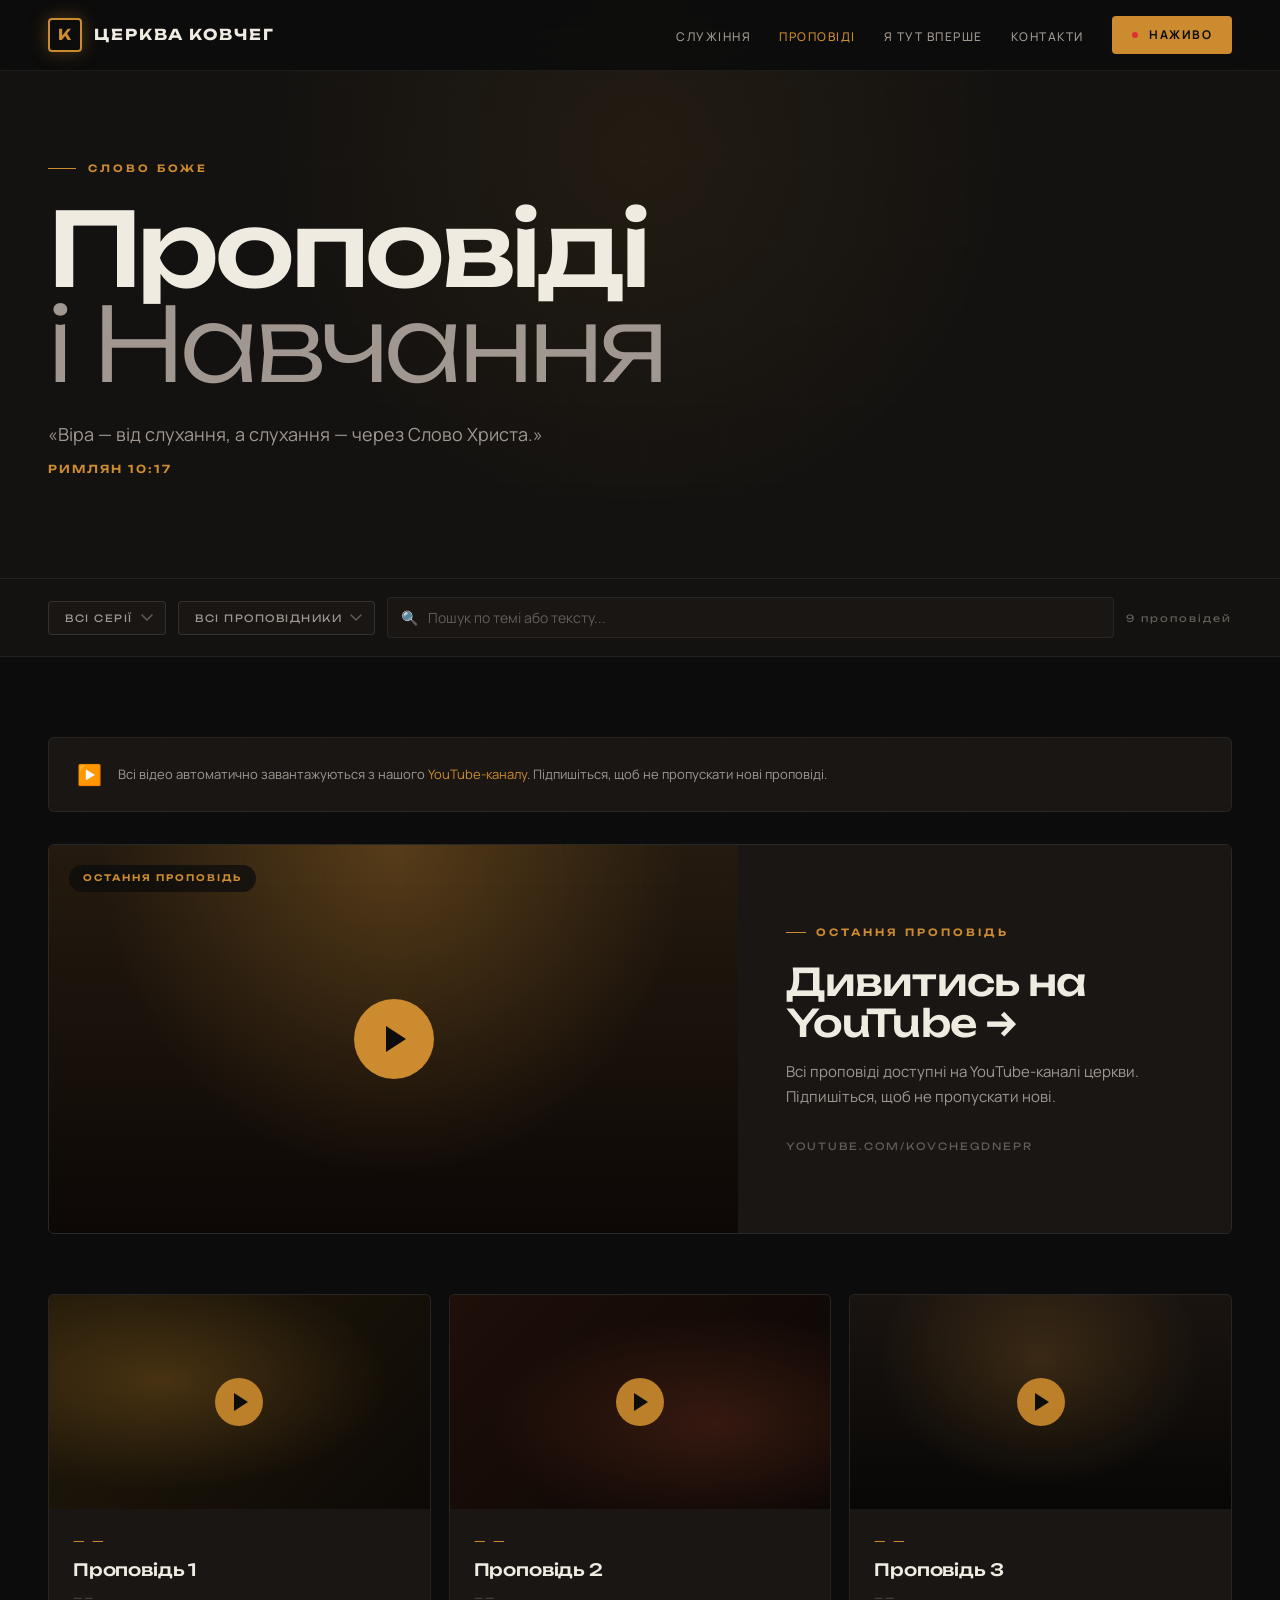
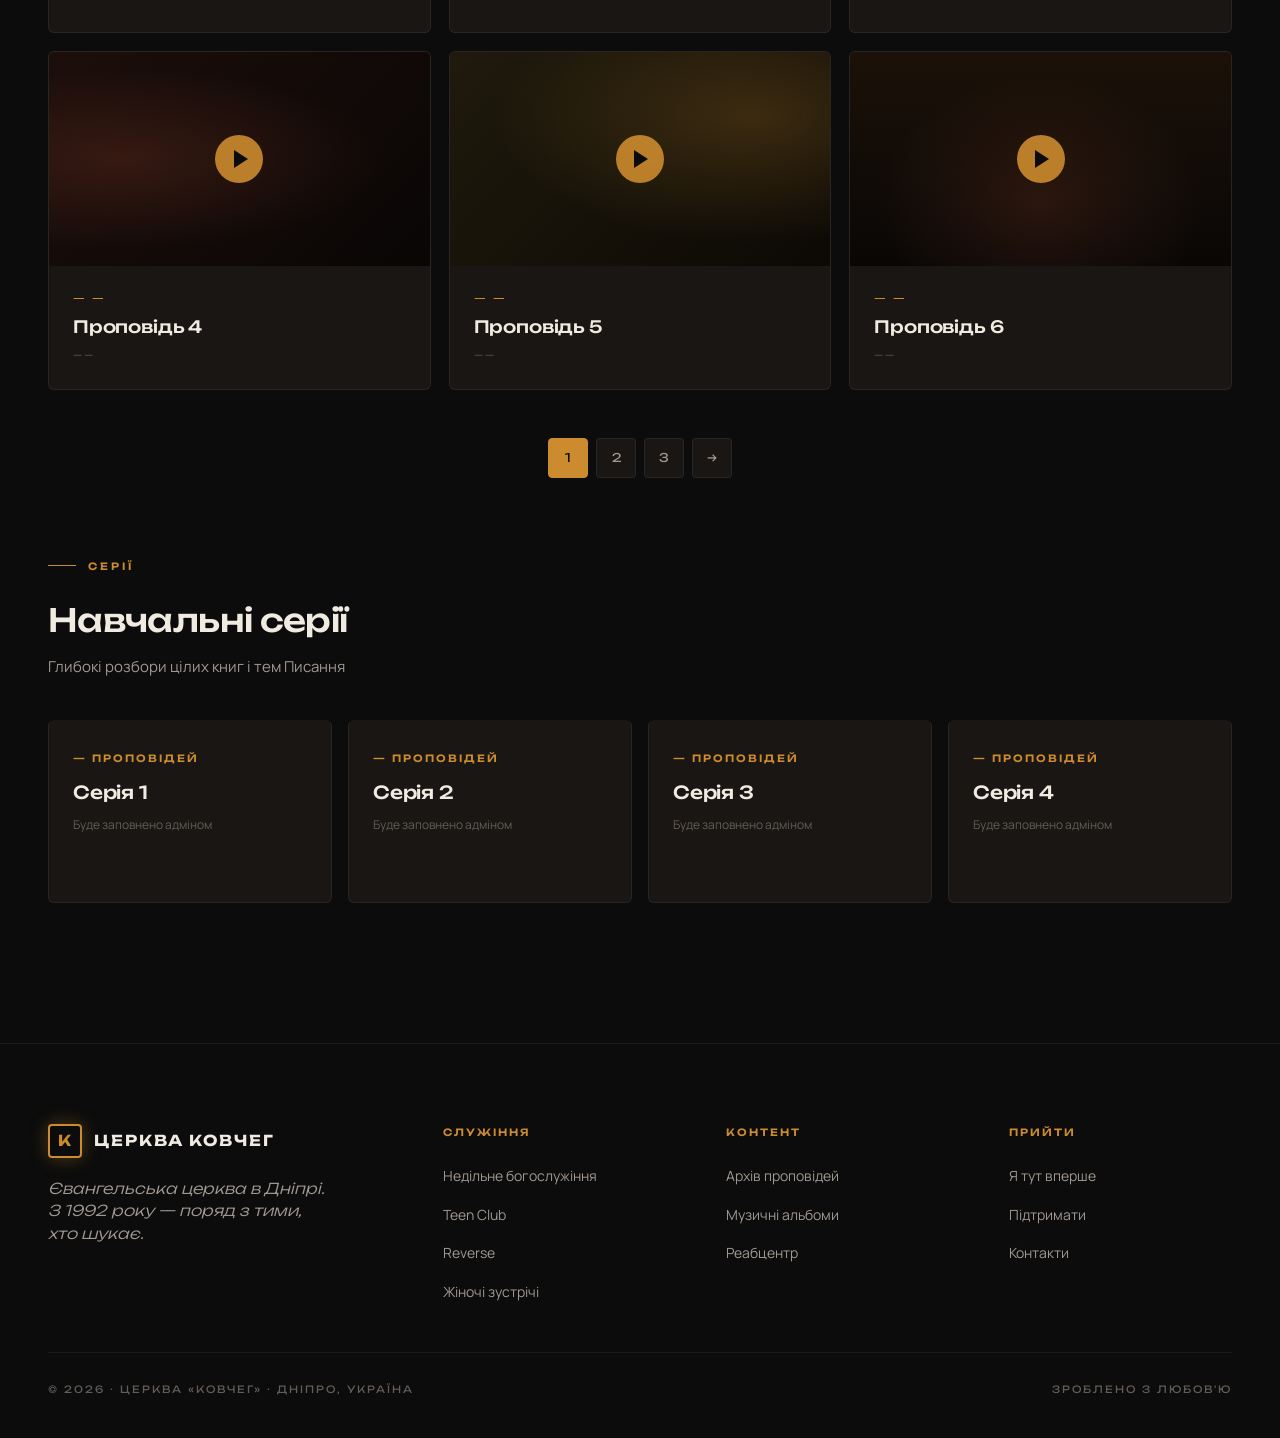
<file: sermons.html>
<!DOCTYPE html>
<html lang="uk">
<head>
<meta charset="UTF-8">
<link rel="icon" type="image/png" href="kovcheg_favicon.png">
<meta name="viewport" content="width=device-width, initial-scale=1.0">
<title>Проповіді — Церква Ковчег, Дніпро</title>
<meta name="description" content="Архів проповідей церкви Ковчег. Слухайте та дивіться записи недільних богослужінь.">
<link rel="preconnect" href="https://fonts.googleapis.com">
<link rel="preconnect" href="https://fonts.gstatic.com" crossorigin>
<link href="https://fonts.googleapis.com/css2?family=Unbounded:wght@300;400;500;600;700;800&family=Manrope:ital,wght@0,300;0,400;0,500;0,600;0,700;1,300;1,400&display=swap" rel="stylesheet">
<link rel="stylesheet" href="css/main.css">
<style>
  /* ─── PAGE HERO photo override ─── */
  .page-hero { background:var(--bg-warm); }

  /* ─── FILTER BAR ─── */
  .filter-bar {
    background:var(--bg-warm);
    border-bottom:1px solid var(--line);
    padding:0 48px;
    display:flex; align-items:center; gap:12px; flex-wrap:wrap;
    position:sticky; top:67px; z-index:90;
  }
  .filter-bar-inner {
    max-width:1360px; margin:0 auto; width:100%;
    display:flex; gap:12px; align-items:center;
    padding:18px 0; flex-wrap:wrap;
  }
  .filter-select {
    background:var(--bg-card); border:1px solid var(--line-b);
    color:var(--ink-soft); border-radius:4px;
    padding:10px 16px;
    font-family:'Unbounded',sans-serif; font-size:10px;
    letter-spacing:1.5px; text-transform:uppercase;
    cursor:pointer; transition:border-color .2s;
    appearance:none; -webkit-appearance:none;
    padding-right:32px;
    background-image:url("data:image/svg+xml,%3Csvg xmlns='http://www.w3.org/2000/svg' width='12' height='8' viewBox='0 0 12 8'%3E%3Cpath d='M1 1l5 5 5-5' stroke='%23635D57' stroke-width='1.5' fill='none' stroke-linecap='round'/%3E%3C/svg%3E");
    background-repeat:no-repeat; background-position:right 12px center;
  }
  .filter-select:focus { outline:none; border-color:var(--amber); }
  .search-wrap {
    flex:1; min-width:200px; position:relative;
  }
  .search-input {
    width:100%; background:var(--bg-card); border:1px solid var(--line);
    color:var(--ink); border-radius:4px;
    padding:10px 16px 10px 40px;
    font-family:'Manrope',sans-serif; font-size:14px;
    transition:border-color .2s;
  }
  .search-input::placeholder { color:var(--ink-mute); }
  .search-input:focus { outline:none; border-color:var(--amber); }
  .search-icon {
    position:absolute; left:14px; top:50%; transform:translateY(-50%);
    color:var(--ink-mute); font-size:14px; pointer-events:none;
  }
  .filter-count {
    font-family:'Unbounded',sans-serif; font-size:10px;
    letter-spacing:2px; color:var(--ink-mute);
    margin-left:auto;
  }

  /* ─── SERMONS SECTION ─── */
  .sermons-page { padding:80px 48px 140px; }
  .sermons-page-inner { max-width:1360px; margin:0 auto; }

  /* Featured sermon */
  .featured-sermon {
    display:grid; grid-template-columns:1.4fr 1fr;
    gap:0; border-radius:var(--r); overflow:hidden;
    border:1px solid var(--line-b); margin-bottom:60px;
    cursor:pointer; transition:border-color .3s;
  }
  .featured-sermon:hover { border-color:var(--amber); }
  .featured-thumb {
    aspect-ratio:16/9; position:relative; overflow:hidden;
    background:radial-gradient(ellipse at center top, rgba(204,139,46,.3), transparent 60%),
      linear-gradient(180deg, #241a0f 0%, #0d0806 100%);
    display:flex; align-items:center; justify-content:center;
  }
  .featured-thumb .play-btn {
    width:80px; height:80px; background:var(--amber);
    border-radius:50%; display:flex; align-items:center; justify-content:center;
    transition:all .3s; z-index:2; position:relative;
  }
  .featured-sermon:hover .play-btn { transform:scale(1.1); box-shadow:0 0 48px var(--amber-g); }
  .play-btn::after {
    content:''; width:0; height:0;
    border-left:20px solid var(--bg);
    border-top:13px solid transparent;
    border-bottom:13px solid transparent;
    margin-left:4px;
  }
  .featured-sermon .sermon-series-tag {
    position:absolute; top:20px; left:20px;
    font-family:'Unbounded',sans-serif; font-size:9px;
    letter-spacing:2px; text-transform:uppercase;
    background:rgba(12,12,12,.75); backdrop-filter:blur(8px);
    padding:6px 14px; border-radius:100px; color:var(--amber); font-weight:600;
  }
  .featured-sermon .duration-tag {
    position:absolute; top:20px; right:20px;
    font-family:'Unbounded',sans-serif; font-size:9px;
    letter-spacing:1.5px; color:var(--ink-soft);
    background:rgba(12,12,12,.75); backdrop-filter:blur(8px);
    padding:6px 14px; border-radius:100px;
  }
  .featured-info {
    background:var(--bg-card); padding:48px;
    display:flex; flex-direction:column; justify-content:center;
  }
  .featured-badge {
    font-family:'Unbounded',sans-serif; font-size:10px;
    letter-spacing:3px; text-transform:uppercase;
    color:var(--amber); margin-bottom:20px; font-weight:600;
    display:flex; align-items:center; gap:10px;
  }
  .featured-badge::before { content:''; width:20px; height:1px; background:var(--amber); }
  .featured-info h2 {
    font-family:'Unbounded',sans-serif; font-weight:500;
    font-size:clamp(22px,3vw,38px); line-height:1.1;
    margin-bottom:16px; letter-spacing:-.02em;
  }
  .featured-info .sermon-desc {
    font-size:15px; color:var(--ink-soft); line-height:1.65;
    margin-bottom:28px;
  }
  .featured-meta {
    font-family:'Unbounded',sans-serif; font-size:10px;
    letter-spacing:2px; text-transform:uppercase;
    color:var(--ink-mute); display:flex; gap:20px; flex-wrap:wrap;
  }

  /* Sermon grid */
  .sermon-grid-page {
    display:grid; grid-template-columns:repeat(3,1fr); gap:18px;
    margin-bottom:48px;
  }
  .sermon-card {
    background:var(--bg-card); border:1px solid var(--line);
    border-radius:var(--r); overflow:hidden; cursor:pointer;
    transition:all .3s;
  }
  .sermon-card:hover { transform:translateY(-4px); border-color:var(--line-b); }
  .sermon-card-thumb {
    aspect-ratio:16/9; position:relative;
    display:flex; align-items:center; justify-content:center;
    overflow:hidden;
  }
  .sermon-card .play-sm {
    width:48px; height:48px; background:rgba(204,139,46,.9);
    border-radius:50%; display:flex; align-items:center; justify-content:center;
    transition:all .3s; z-index:2; position:relative;
  }
  .sermon-card:hover .play-sm { transform:scale(1.15); background:var(--amber); }
  .play-sm::after {
    content:''; width:0; height:0;
    border-left:14px solid var(--bg);
    border-top:9px solid transparent;
    border-bottom:9px solid transparent;
    margin-left:3px;
  }
  .sermon-card-body { padding:24px; }
  .sermon-card-meta {
    display:flex; justify-content:space-between; margin-bottom:10px;
  }
  .sermon-card-date {
    font-family:'Unbounded',sans-serif; font-size:10px;
    text-transform:uppercase; letter-spacing:2px; color:var(--amber);
  }
  .sermon-card-dur {
    font-family:'Unbounded',sans-serif; font-size:10px;
    letter-spacing:1.5px; color:var(--ink-mute);
  }
  .sermon-card h3 {
    font-family:'Unbounded',sans-serif; font-weight:500;
    font-size:17px; line-height:1.2; margin-bottom:8px;
    letter-spacing:-.01em;
  }
  .sermon-card-author { font-size:12px; color:var(--ink-mute); }
  .sermon-card-series {
    margin-top:16px; padding-top:16px; border-top:1px solid var(--line);
    font-family:'Unbounded',sans-serif; font-size:10px;
    letter-spacing:2px; text-transform:uppercase; color:var(--ink-soft);
  }

  /* Thumbnail gradient variations */
  .th-1 { background:radial-gradient(ellipse at 30% 40%, rgba(204,139,46,.25), transparent 60%), linear-gradient(135deg, #221a0a 0%, #0d0906 100%); }
  .th-2 { background:radial-gradient(ellipse at 70% 60%, rgba(200,89,58,.2), transparent 60%), linear-gradient(135deg, #1e0f09 0%, #0a0604 100%); }
  .th-3 { background:radial-gradient(ellipse at 50% 30%, rgba(204,139,46,.2), transparent 60%), linear-gradient(180deg, #1a1410 0%, #080706 100%); }
  .th-4 { background:radial-gradient(ellipse at 20% 50%, rgba(200,89,58,.18), transparent 60%), linear-gradient(135deg, #1c0e0b 0%, #090605 100%); }
  .th-5 { background:radial-gradient(ellipse at 80% 30%, rgba(204,139,46,.22), transparent 60%), linear-gradient(135deg, #1f1a0c 0%, #0c0905 100%); }
  .th-6 { background:radial-gradient(ellipse at 50% 70%, rgba(200,89,58,.15), transparent 60%), linear-gradient(180deg, #1b1108 0%, #090706 100%); }
  .th-7 { background:radial-gradient(ellipse at 40% 40%, rgba(204,139,46,.2), transparent 55%), linear-gradient(135deg, #201608 0%, #0b0805 100%); }
  .th-8 { background:radial-gradient(ellipse at 60% 50%, rgba(200,89,58,.18), transparent 60%), linear-gradient(135deg, #1d1009 0%, #0a0705 100%); }
  .th-9 { background:radial-gradient(ellipse at 30% 60%, rgba(204,139,46,.18), transparent 60%), linear-gradient(180deg, #1e1b0e 0%, #0d0b06 100%); }

  /* Series row */
  .series-section { margin-top:80px; }
  .series-section h2 {
    font-family:'Unbounded',sans-serif; font-weight:500;
    font-size:32px; letter-spacing:-.02em;
    margin-bottom:8px;
  }
  .series-section p {
    color:var(--ink-soft); margin-bottom:40px; font-size:15px;
  }
  .series-grid {
    display:grid; grid-template-columns:repeat(4,1fr); gap:16px;
  }
  .series-card {
    background:var(--bg-card); border:1px solid var(--line);
    border-radius:var(--r); padding:28px 24px;
    cursor:pointer; transition:all .3s;
    border-top:2px solid transparent;
  }
  .series-card:hover { background:var(--bg-card-2); border-top-color:var(--amber); }
  .series-count {
    font-family:'Unbounded',sans-serif; font-size:10px;
    letter-spacing:2px; text-transform:uppercase; color:var(--amber);
    margin-bottom:12px; font-weight:600;
  }
  .series-card h3 {
    font-family:'Unbounded',sans-serif; font-weight:500;
    font-size:18px; margin-bottom:8px; letter-spacing:-.01em;
  }
  .series-card p { font-size:12px; color:var(--ink-mute); line-height:1.5; }

  /* YouTube note */
  .yt-note {
    background:var(--bg-card); border:1px solid var(--line);
    border-radius:var(--r); padding:20px 28px;
    margin-bottom:32px;
    display:flex; align-items:center; gap:16px;
  }
  .yt-note-icon { font-size:20px; flex-shrink:0; }
  .yt-note-text {
    font-size:13px; color:var(--ink-soft); line-height:1.5;
  }
  .yt-note-text a { color:var(--amber); text-decoration:none; }
  .yt-note-text a:hover { text-decoration:underline; }

  /* Pagination */
  .pagination {
    display:flex; gap:8px; justify-content:center; margin-top:48px;
  }
  .page-btn {
    width:40px; height:40px;
    background:var(--bg-card); border:1px solid var(--line);
    border-radius:4px; cursor:pointer; transition:all .2s;
    font-family:'Unbounded',sans-serif; font-size:12px; color:var(--ink-soft);
    display:flex; align-items:center; justify-content:center;
  }
  .page-btn.active { background:var(--amber); color:var(--bg); border-color:var(--amber); }
  .page-btn:hover:not(.active) { border-color:var(--amber); color:var(--amber); }

  /* Mobile */
  @media (max-width:960px) {
    .filter-bar { padding:0 20px; }
    .sermons-page { padding:48px 20px 80px; }
    .featured-sermon { grid-template-columns:1fr; }
    .sermon-grid-page { grid-template-columns:1fr; }
    .series-grid { grid-template-columns:1fr 1fr; }
    .featured-info { padding:28px; }
  }
</style>
</head>
<body>

<!-- NAV -->
<nav>
  <a href="index.html" class="logo">
    <div class="logo-mark">К</div>
    <span>Церква Ковчег</span>
  </a>
  <ul class="nav-links">
    <li><a href="index.html#ministries">Служіння</a></li>
    <li><a href="sermons.html" class="active">Проповіді</a></li>
    <li><a href="visit.html">Я тут вперше</a></li>
    <li><a href="contact.html">Контакти</a></li>
    <li><a href="https://www.youtube.com/channel/UCPdTXPOZU_3nepXF5SRjQgQ" target="_blank" class="nav-cta"><span class="live-dot"></span>&nbsp;Наживо</a></li>
  </ul>
  <button class="nav-toggle" onclick="this.closest('nav').classList.toggle('open')" aria-label="Меню">
    <span></span><span></span><span></span>
  </button>
</nav>

<!-- PAGE HERO -->
<section class="page-hero">
  <div class="page-hero-inner">
    <div class="section-label">Слово Боже</div>
    <h1 class="ub">
      Проповіді<br>
      <span class="light">і Навчання</span>
    </h1>
    <p class="page-hero-sub">
      «Віра — від слухання, а слухання — через Слово Христа.»
      <br><span style="font-family:'Unbounded',sans-serif;font-size:11px;letter-spacing:2px;color:var(--amber);font-weight:600;text-transform:uppercase;margin-top:10px;display:block">Римлян 10:17</span>
    </p>
  </div>
</section>

<!-- FILTER BAR -->
<div class="filter-bar">
  <div class="filter-bar-inner">
    <select class="filter-select" id="filterSeries">
      <option value="">Всі серії</option>
    </select>
    <select class="filter-select" id="filterSpeaker">
      <option value="">Всі проповідники</option>
    </select>
    <div class="search-wrap">
      <span class="search-icon">🔍</span>
      <input class="search-input" type="text" placeholder="Пошук по темі або тексту..." id="searchInput">
    </div>
    <span class="filter-count" id="sermonCount">9 проповідей</span>
  </div>
</div>

<!-- MAIN CONTENT -->
<section class="sermons-page">
  <div class="sermons-page-inner">

    <!-- YouTube channel note -->
    <div class="yt-note">
      <div class="yt-note-icon">▶️</div>
      <div class="yt-note-text">
        Всі відео автоматично завантажуються з нашого
        <a href="https://www.youtube.com/channel/UCPdTXPOZU_3nepXF5SRjQgQ" target="_blank">YouTube-каналу</a>.
        Підпишіться, щоб не пропускати нові проповіді.
      </div>
    </div>

    <!-- FEATURED (latest sermon) -->
    <div class="featured-sermon" onclick="window.open('https://www.youtube.com/channel/UCPdTXPOZU_3nepXF5SRjQgQ','_blank')">
      <div class="featured-thumb">
        <span class="sermon-series-tag">Остання проповідь</span>
        
        <div class="play-btn"></div>
      </div>
      <div class="featured-info">
        <div class="featured-badge">Остання проповідь</div>
        <h2>Дивитись на YouTube →</h2>
        <p class="sermon-desc">Всі проповіді доступні на YouTube-каналі церкви. Підпишіться, щоб не пропускати нові.</p>
        <div class="featured-meta"><span>youtube.com/kovchegdnepr</span></div>
      </div>
    </div>

    <!-- SERMON GRID -->
    <div class="sermon-grid-page" id="sermonGrid">

      <div class="sermon-card" data-series="" data-speaker="" data-title="Проповідь 1">
        <div class="sermon-card-thumb th-1">
          <div class="play-sm"></div>
        </div>
        <div class="sermon-card-body">
          <div class="sermon-card-meta">
            <span class="sermon-card-date">— —</span>
          </div>
          <h3>Проповідь 1</h3>
          <div class="sermon-card-author">— —</div>
        </div>
      </div>

      <div class="sermon-card" data-series="" data-speaker="" data-title="Проповідь 2">
        <div class="sermon-card-thumb th-2">
          <div class="play-sm"></div>
        </div>
        <div class="sermon-card-body">
          <div class="sermon-card-meta">
            <span class="sermon-card-date">— —</span>
          </div>
          <h3>Проповідь 2</h3>
          <div class="sermon-card-author">— —</div>
        </div>
      </div>

      <div class="sermon-card" data-series="" data-speaker="" data-title="Проповідь 3">
        <div class="sermon-card-thumb th-3">
          <div class="play-sm"></div>
        </div>
        <div class="sermon-card-body">
          <div class="sermon-card-meta">
            <span class="sermon-card-date">— —</span>
          </div>
          <h3>Проповідь 3</h3>
          <div class="sermon-card-author">— —</div>
        </div>
      </div>

      <div class="sermon-card" data-series="" data-speaker="" data-title="Проповідь 4">
        <div class="sermon-card-thumb th-4">
          <div class="play-sm"></div>
        </div>
        <div class="sermon-card-body">
          <div class="sermon-card-meta">
            <span class="sermon-card-date">— —</span>
          </div>
          <h3>Проповідь 4</h3>
          <div class="sermon-card-author">— —</div>
        </div>
      </div>

      <div class="sermon-card" data-series="" data-speaker="" data-title="Проповідь 5">
        <div class="sermon-card-thumb th-5">
          <div class="play-sm"></div>
        </div>
        <div class="sermon-card-body">
          <div class="sermon-card-meta">
            <span class="sermon-card-date">— —</span>
          </div>
          <h3>Проповідь 5</h3>
          <div class="sermon-card-author">— —</div>
        </div>
      </div>

      <div class="sermon-card" data-series="" data-speaker="" data-title="Проповідь 6">
        <div class="sermon-card-thumb th-6">
          <div class="play-sm"></div>
        </div>
        <div class="sermon-card-body">
          <div class="sermon-card-meta">
            <span class="sermon-card-date">— —</span>
          </div>
          <h3>Проповідь 6</h3>
          <div class="sermon-card-author">— —</div>
        </div>
      </div>

    </div><!-- /sermon-grid-page -->

    <!-- Pagination -->
    <div class="pagination">
      <div class="page-btn active">1</div>
      <div class="page-btn">2</div>
      <div class="page-btn">3</div>
      <div class="page-btn">→</div>
    </div>

    <!-- SERIES -->
    <div class="series-section">
      <div class="section-label" style="margin-bottom:20px">Серії</div>
      <h2 class="ub">Навчальні серії</h2>
      <p>Глибокі розбори цілих книг і тем Писання</p>
      <div class="series-grid">
        <div class="series-card">
          <div class="series-count">— проповідей</div>
          <h3>Серія 1</h3>
          <p>Буде заповнено адміном</p>
        </div>
        <div class="series-card">
          <div class="series-count">— проповідей</div>
          <h3>Серія 2</h3>
          <p>Буде заповнено адміном</p>
        </div>
        <div class="series-card">
          <div class="series-count">— проповідей</div>
          <h3>Серія 3</h3>
          <p>Буде заповнено адміном</p>
        </div>
        <div class="series-card">
          <div class="series-count">— проповідей</div>
          <h3>Серія 4</h3>
          <p>Буде заповнено адміном</p>
        </div>
      </div>
    </div>

  </div>
</section>

<!-- FOOTER -->
<footer>
  <div class="footer-inner">
    </div>
    <div class="footer-top">
      <div class="footer-brand">
        <a href="index.html" class="logo">
          <div class="logo-mark">К</div>
          <span>Церква Ковчег</span>
        </a>
        <p>Євангельська церква в Дніпрі. З 1992 року — поряд з тими, хто шукає.</p>
      </div>
      <div class="footer-col">
        <h4>Служіння</h4>
        <ul>
          <li><a href="index.html#ministries">Недільне богослужіння</a></li>
          <li><a href="index.html#ministries">Teen Club</a></li>
          <li><a href="index.html#ministries">Reverse</a></li>
          <li><a href="index.html#ministries">Жіночі зустрічі</a></li>
        </ul>
      </div>
      <div class="footer-col">
        <h4>Контент</h4>
        <ul>
          <li><a href="sermons.html">Архів проповідей</a></li>
          <li><a href="#">Музичні альбоми</a></li>
          <li><a href="#">Реабцентр</a></li>
        </ul>
      </div>
      <div class="footer-col">
        <h4>Прийти</h4>
        <ul>
          <li><a href="index.html#first-time">Я тут вперше</a></li>
          <li><a href="give.html">Підтримати</a></li>
          <li><a href="contact.html">Контакти</a></li>
        </ul>
      </div>
    </div>
    <div class="footer-bottom">
      <span>© 2026 · Церква «Ковчег» · Дніпро, Україна</span>
      <span>Зроблено з любов'ю</span>
    </div>
  </div>
</footer>

<script>
  // Simple filter
  const cards = document.querySelectorAll('.sermon-card');
  const count = document.getElementById('sermonCount');
  function filterSermons() {
    const series = document.getElementById('filterSeries').value;
    const speaker = document.getElementById('filterSpeaker').value;
    const q = document.getElementById('searchInput').value.toLowerCase();
    let visible = 0;
    cards.forEach(c => {
      const matchSeries = !series || c.dataset.series === series;
      const matchSpeaker = !speaker || c.dataset.speaker === speaker;
      const matchQ = !q || c.dataset.title.toLowerCase().includes(q) || c.dataset.speaker.toLowerCase().includes(q);
      const show = matchSeries && matchSpeaker && matchQ;
      c.style.display = show ? '' : 'none';
      if (show) visible++;
    });
    count.textContent = visible + ' проповідей';
  }
  ['filterSeries','filterSpeaker','searchInput'].forEach(id => {
    document.getElementById(id).addEventListener('input', filterSermons);
    document.getElementById(id).addEventListener('change', filterSermons);
  });
  // Sermon card click → YouTube
  cards.forEach(c => c.addEventListener('click', () => {
    window.open('https://www.youtube.com/channel/UCPdTXPOZU_3nepXF5SRjQgQ','_blank');
  }));
</script>
</body>
</html>
</file>
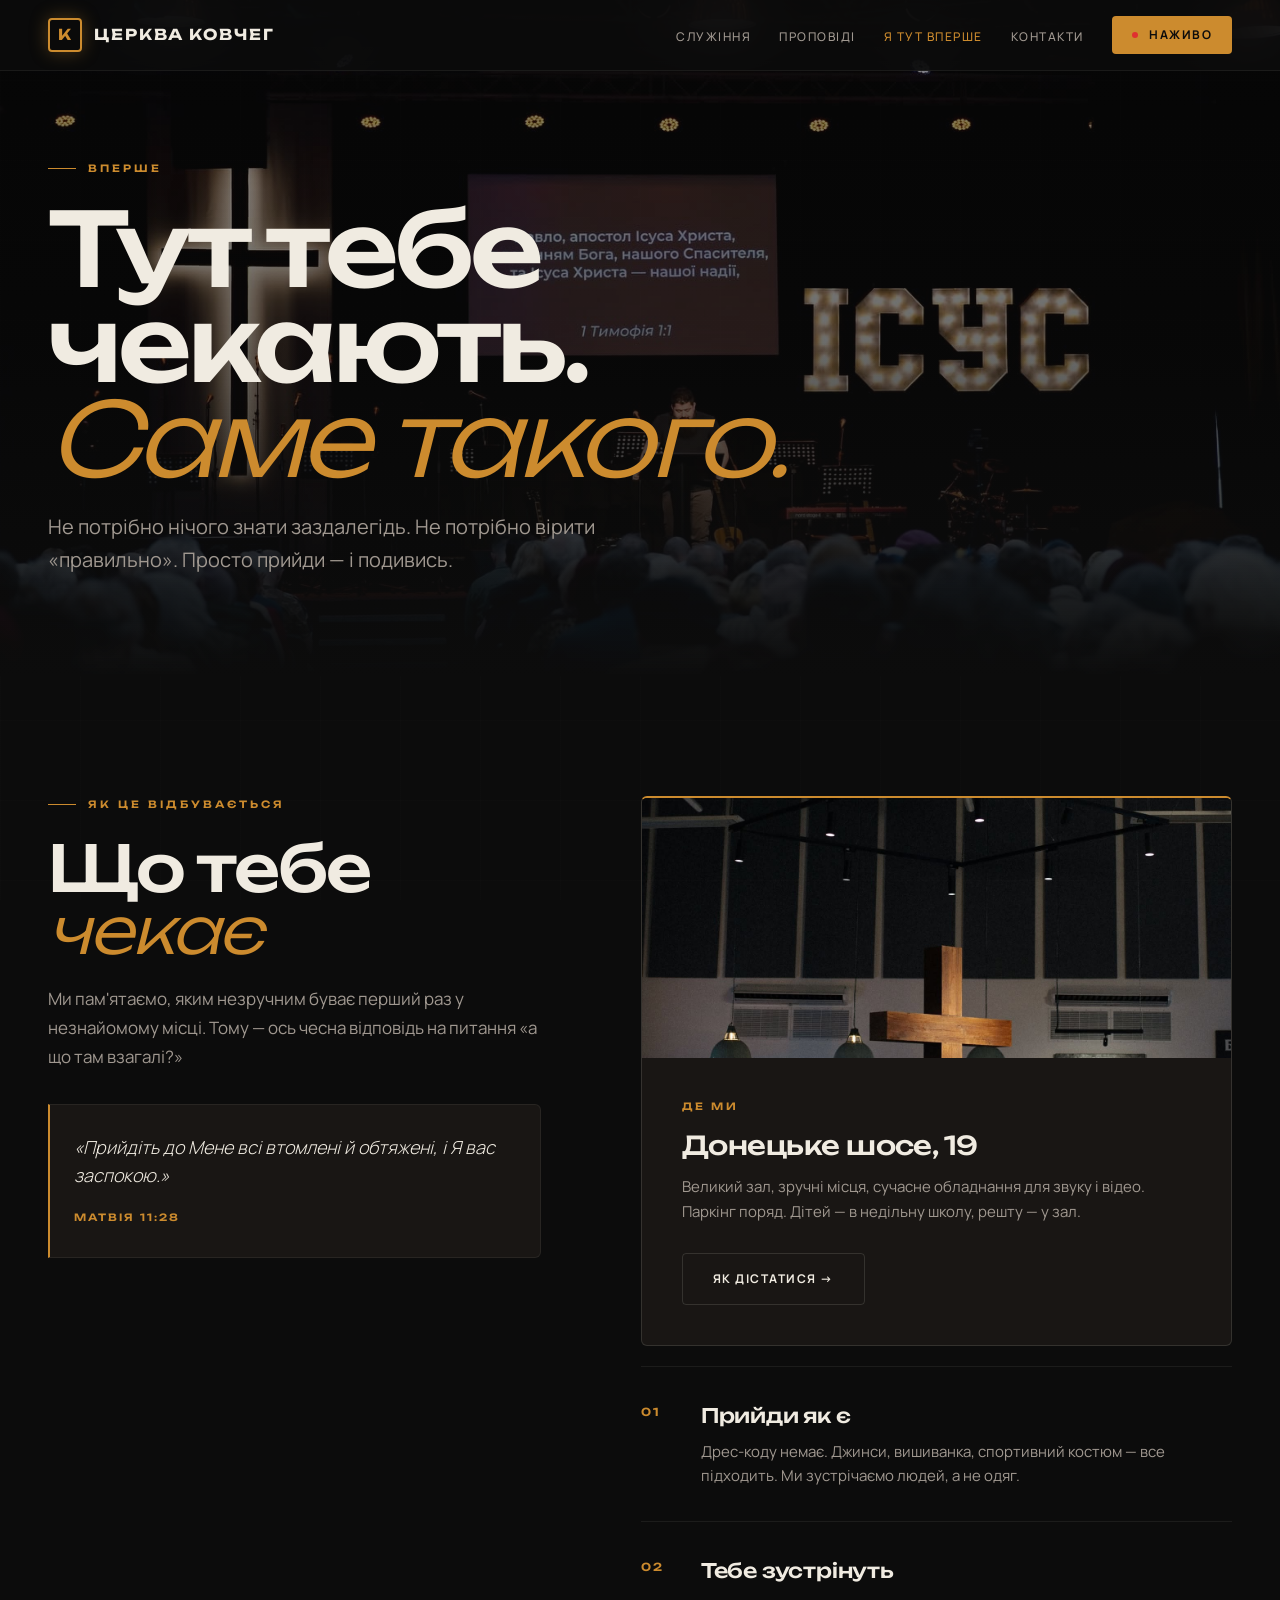
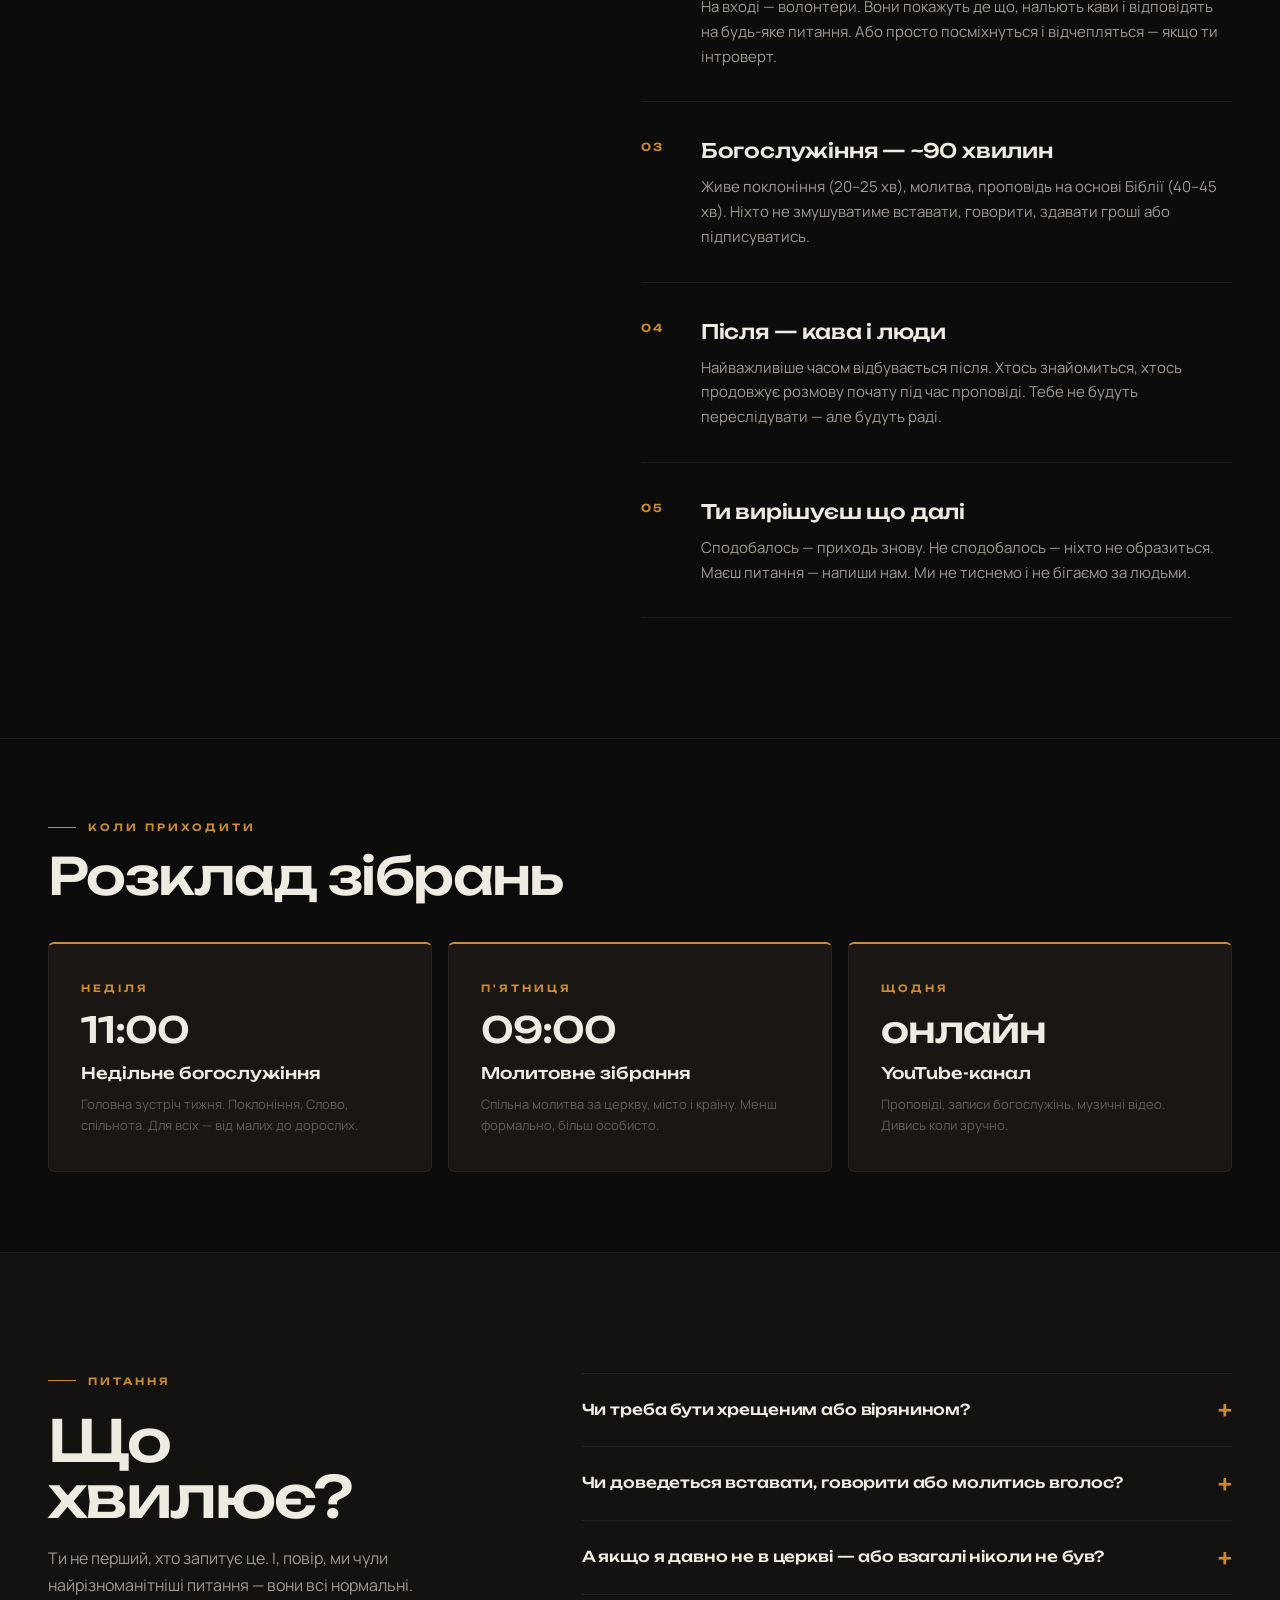
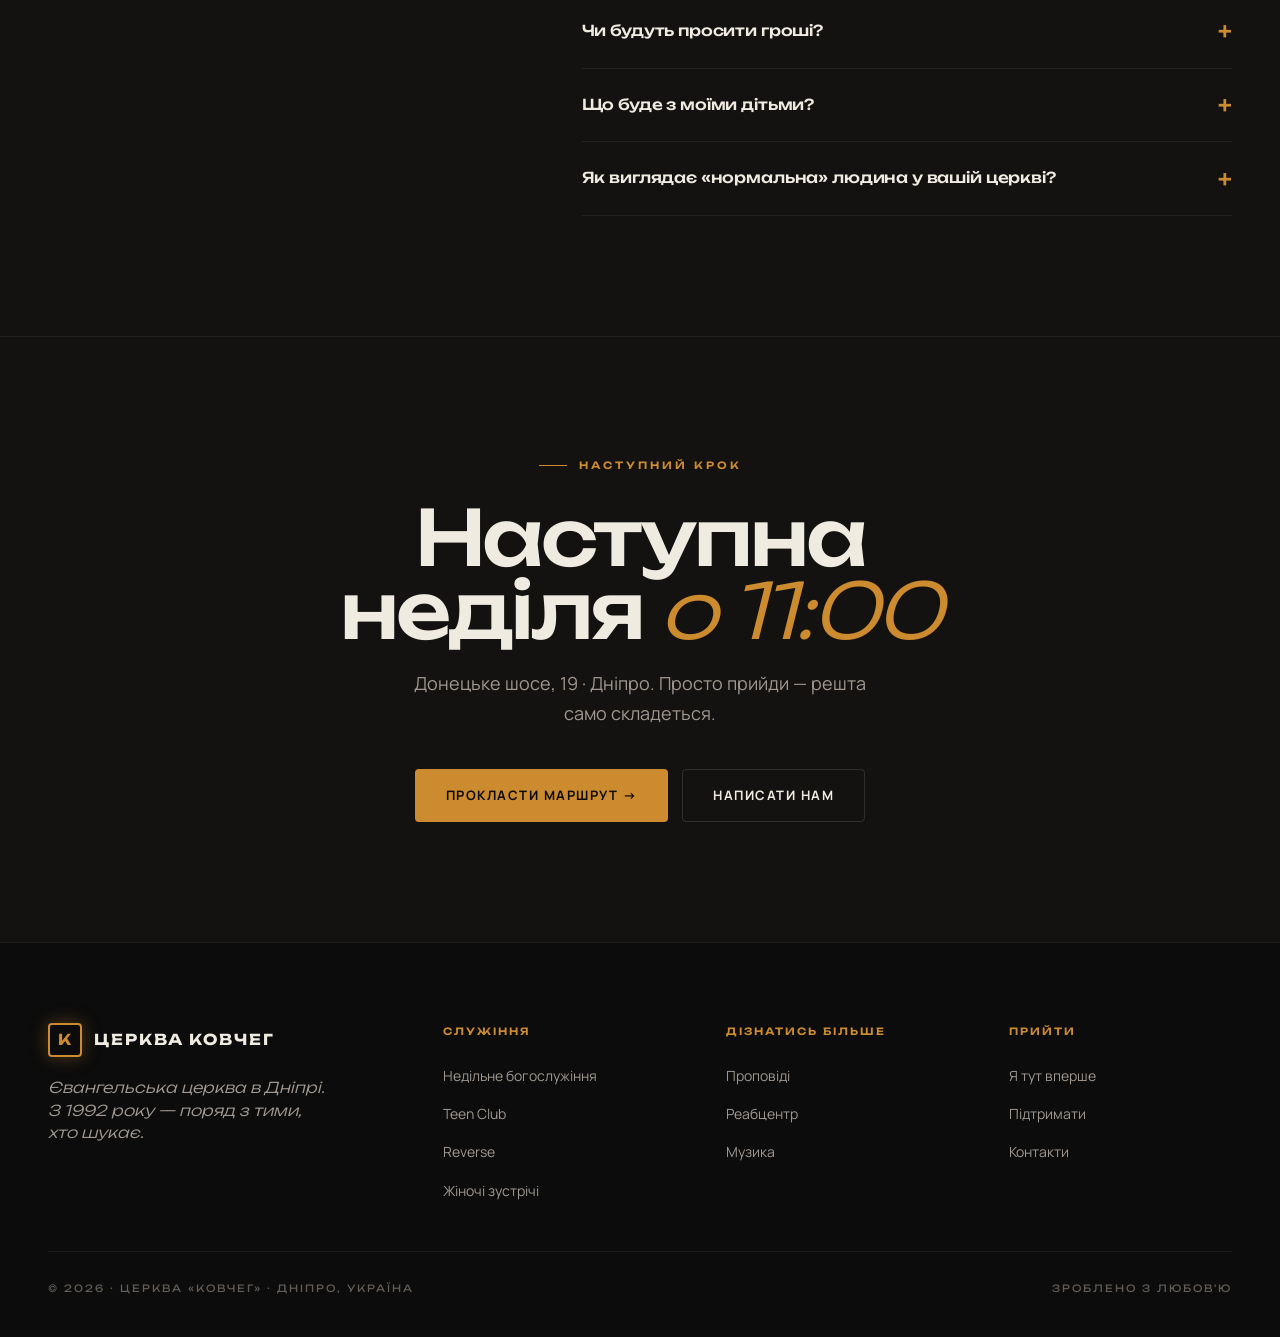
<file: visit.html>
<!DOCTYPE html>
<html lang="uk">
<head>
<meta charset="UTF-8">
<link rel="icon" type="image/png" href="kovcheg_favicon.png">
<meta name="viewport" content="width=device-width, initial-scale=1.0">
<title>Я тут вперше — Церква Ковчег, Дніпро</title>
<meta name="description" content="Вперше в церкві Ковчег? Ось що тебе чекає. Без зобов'язань, без дрес-коду — просто прийди.">
<link rel="preconnect" href="https://fonts.googleapis.com">
<link rel="preconnect" href="https://fonts.gstatic.com" crossorigin>
<link href="https://fonts.googleapis.com/css2?family=Unbounded:wght@300;400;500;600;700;800&family=Manrope:ital,wght@0,300;0,400;0,500;0,600;0,700;1,300;1,400&display=swap" rel="stylesheet">
<link rel="stylesheet" href="css/main.css">
<style>
  /* ─── HERO ─── */
  .visit-hero {
    min-height:70vh; padding:160px 48px 100px;
    position:relative; overflow:hidden;
    display:flex; align-items:flex-end;
  }
  .visit-hero-bg {
    position:absolute; inset:0;
    background:url('images/hero-bg.jpg') center 30% / cover no-repeat;
    z-index:0;
  }
  .visit-hero-overlay {
    position:absolute; inset:0;
    background:linear-gradient(to bottom, rgba(12,12,12,.45) 0%, rgba(12,12,12,.6) 50%, rgba(12,12,12,1) 100%);
    z-index:1;
  }
  .visit-hero-inner {
    max-width:1360px; margin:0 auto; width:100%;
    position:relative; z-index:2;
  }
  .visit-hero h1 {
    font-family:'Unbounded',sans-serif; font-weight:500;
    font-size:clamp(48px,8vw,120px);
    line-height:.93; letter-spacing:-.04em; margin-top:24px;
  }
  .visit-hero h1 .light { font-weight:300; color:var(--ink-soft); }
  .visit-hero h1 .amber { color:var(--amber); font-weight:300; font-style:italic; }
  .visit-hero-sub {
    font-size:20px; color:var(--ink-soft); line-height:1.65;
    max-width:560px; margin-top:24px;
  }

  /* ─── STEPS ─── */
  .steps {
    padding:120px 48px;
    border-bottom:1px solid var(--line);
  }
  .steps-inner {
    max-width:1360px; margin:0 auto;
    display:grid; grid-template-columns:1fr 1.2fr; gap:100px; align-items:start;
  }
  .steps-left { position:sticky; top:120px; }
  .steps-left h2 {
    font-family:'Unbounded',sans-serif; font-weight:500;
    font-size:clamp(36px,5vw,64px); letter-spacing:-.03em; line-height:.97;
    margin-top:24px; margin-bottom:24px;
  }
  .steps-left h2 .amber { color:var(--amber); font-weight:300; font-style:italic; }
  .steps-left p { font-size:17px; color:var(--ink-soft); line-height:1.7; margin-bottom:32px; }

  .steps-list { display:grid; gap:0; }
  .step-item {
    display:flex; gap:28px;
    padding:32px 0; border-bottom:1px solid var(--line);
  }
  .step-item:first-child { border-top:1px solid var(--line); }
  .step-num {
    font-family:'Unbounded',sans-serif; font-size:11px;
    letter-spacing:2px; color:var(--amber); font-weight:600;
    min-width:32px; padding-top:4px;
  }
  .step-body h3 {
    font-family:'Unbounded',sans-serif; font-weight:500;
    font-size:20px; margin-bottom:8px; letter-spacing:-.01em;
  }
  .step-body p { font-size:15px; color:var(--ink-soft); line-height:1.65; }

  /* ─── PHOTO + CARD ─── */
  .visit-card {
    background:var(--bg-card); border:1px solid var(--line-b);
    border-radius:var(--r); overflow:hidden;
    border-top:2px solid var(--amber);
  }
  .visit-card-photo {
    width:100%; height:260px;
    object-fit:cover; object-position:center 52%;
    display:block;
  }
  .visit-card-body { padding:40px; }
  .visit-card-eyebrow {
    font-family:'Unbounded',sans-serif; font-size:10px;
    letter-spacing:2.5px; text-transform:uppercase;
    color:var(--amber); margin-bottom:16px; font-weight:600;
  }
  .visit-card-body h3 {
    font-family:'Unbounded',sans-serif; font-weight:500;
    font-size:26px; line-height:1.1; margin-bottom:16px;
    letter-spacing:-.02em;
  }
  .visit-card-body p {
    font-size:15px; color:var(--ink-soft); line-height:1.65; margin-bottom:28px;
  }

  /* ─── FAQ ─── */
  .visit-faq {
    padding:120px 48px;
    background:var(--bg-warm);
    border-bottom:1px solid var(--line);
  }
  .visit-faq-inner {
    max-width:1360px; margin:0 auto;
    display:grid; grid-template-columns:1fr 1.5fr; gap:100px; align-items:start;
  }
  .faq-left { position:sticky; top:120px; }
  .faq-left h2 {
    font-family:'Unbounded',sans-serif; font-weight:500;
    font-size:clamp(32px,4.5vw,58px); letter-spacing:-.03em; line-height:.97;
    margin-top:24px; margin-bottom:20px;
  }
  .faq-left p { font-size:16px; color:var(--ink-soft); line-height:1.7; }

  .faq-list { display:grid; gap:0; }
  .faq-item {
    border-top:1px solid var(--line); padding:24px 0; cursor:pointer;
  }
  .faq-item:last-child { border-bottom:1px solid var(--line); }
  .faq-q {
    font-family:'Unbounded',sans-serif; font-size:15px; font-weight:500;
    letter-spacing:-.01em;
    display:flex; justify-content:space-between; align-items:center; gap:20px;
  }
  .faq-q::after {
    content:'+'; font-size:22px; color:var(--amber);
    flex-shrink:0; transition:transform .3s; line-height:1;
  }
  .faq-item.open .faq-q::after { transform:rotate(45deg); }
  .faq-a {
    font-size:15px; color:var(--ink-soft); line-height:1.7;
    max-height:0; overflow:hidden; transition:max-height .4s ease, padding .3s;
  }
  .faq-item.open .faq-a { max-height:300px; padding-top:14px; }

  /* ─── SCHEDULE BLOCK ─── */
  .visit-schedule {
    padding:80px 48px;
    border-bottom:1px solid var(--line);
  }
  .visit-schedule-inner {
    max-width:1360px; margin:0 auto;
    display:grid; grid-template-columns:repeat(3,1fr); gap:16px;
  }
  .sched-card {
    background:var(--bg-card); border:1px solid var(--line);
    border-radius:var(--r); padding:36px 32px;
    border-top:2px solid var(--amber);
  }
  .sched-day {
    font-family:'Unbounded',sans-serif; font-size:10px;
    letter-spacing:3px; text-transform:uppercase; color:var(--amber);
    margin-bottom:16px; font-weight:600;
  }
  .sched-time {
    font-family:'Unbounded',sans-serif; font-weight:500;
    font-size:36px; letter-spacing:-.03em; line-height:1;
    margin-bottom:12px;
  }
  .sched-name {
    font-family:'Unbounded',sans-serif; font-weight:500; font-size:16px;
    margin-bottom:8px;
  }
  .sched-desc { font-size:13px; color:var(--ink-mute); line-height:1.55; }

  /* ─── CTA ─── */
  .visit-cta {
    padding:120px 48px; text-align:center;
    background:var(--bg-warm);
  }
  .visit-cta h2 {
    font-family:'Unbounded',sans-serif; font-weight:500;
    font-size:clamp(36px,6vw,84px); letter-spacing:-.04em; line-height:.95;
    margin-bottom:20px;
  }
  .visit-cta h2 .amber { color:var(--amber); font-weight:300; font-style:italic; }
  .visit-cta p { font-size:18px; color:var(--ink-soft); max-width:480px; margin:0 auto 40px; line-height:1.7; }
  .visit-cta-btns { display:flex; gap:14px; justify-content:center; flex-wrap:wrap; }

  /* Mobile */
  @media (max-width:960px) {
    .visit-hero { padding:120px 20px 60px; }
    .steps { padding:60px 20px; }
    .steps-inner { grid-template-columns:1fr; gap:48px; }
    .steps-left { position:static; }
    .visit-faq { padding:60px 20px; }
    .visit-faq-inner { grid-template-columns:1fr; gap:48px; }
    .faq-left { position:static; }
    .visit-schedule { padding:48px 20px; }
    .visit-schedule-inner { grid-template-columns:1fr; }
    .visit-cta { padding:80px 20px; }
  }
</style>
</head>
<body>

<nav>
  <a href="index.html" class="logo">
    <div class="logo-mark">К</div>
    <span>Церква Ковчег</span>
  </a>
  <ul class="nav-links">
    <li><a href="index.html#ministries">Служіння</a></li>
    <li><a href="sermons.html">Проповіді</a></li>
    <li><a href="visit.html" class="active">Я тут вперше</a></li>
    <li><a href="contact.html">Контакти</a></li>
    <li><a href="#" class="nav-cta"><span class="live-dot"></span>&nbsp;Наживо</a></li>
  </ul>
  <button class="nav-toggle" onclick="this.closest('nav').classList.toggle('open')" aria-label="Меню">
    <span></span><span></span><span></span>
  </button>
</nav>

<!-- HERO -->
<section class="visit-hero">
  <div class="visit-hero-bg"></div>
  <div class="visit-hero-overlay"></div>
  <div class="visit-hero-inner">
    <div class="section-label">Вперше</div>
    <h1 class="ub">
      Тут тебе<br>
      чекають.<br>
      <span class="amber">Саме такого.</span>
    </h1>
    <p class="visit-hero-sub">
      Не потрібно нічого знати заздалегідь. Не потрібно вірити «правильно». Просто прийди — і подивись.
    </p>
  </div>
</section>

<!-- STEPS -->
<section class="steps">
  <div class="steps-inner">
    <div class="steps-left">
      <div class="section-label">Як це відбувається</div>
      <h2 class="ub">Що тебе<br><span class="amber">чекає</span></h2>
      <p>Ми пам'ятаємо, яким незручним буває перший раз у незнайомому місці. Тому — ось чесна відповідь на питання «а що там взагалі?»</p>
      <div class="verse-block">
        <blockquote>«Прийдіть до Мене всі втомлені й обтяжені, і Я вас заспокою.»</blockquote>
        <cite>Матвія 11:28</cite>
      </div>
    </div>

    <div>
      <div class="visit-card" style="margin-bottom:20px">
        <img src="images/hall-interior.jpg" alt="Зал церкви Ковчег" class="visit-card-photo">
        <div class="visit-card-body">
          <div class="visit-card-eyebrow">Де ми</div>
          <h3>Донецьке шосе, 19</h3>
          <p>Великий зал, зручні місця, сучасне обладнання для звуку і відео. Паркінг поряд. Дітей — в недільну школу, решту — у зал.</p>
          <a href="contact.html" class="btn btn-outline" style="font-size:12px">Як дістатися →</a>
        </div>
      </div>

      <div class="steps-list">
        <div class="step-item">
          <div class="step-num">01</div>
          <div class="step-body">
            <h3>Прийди як є</h3>
            <p>Дрес-коду немає. Джинси, вишиванка, спортивний костюм — все підходить. Ми зустрічаємо людей, а не одяг.</p>
          </div>
        </div>
        <div class="step-item">
          <div class="step-num">02</div>
          <div class="step-body">
            <h3>Тебе зустрінуть</h3>
            <p>На вході — волонтери. Вони покажуть де що, нальють кави і відповідять на будь-яке питання. Або просто посміхнуться і відчепляться — якщо ти інтроверт.</p>
          </div>
        </div>
        <div class="step-item">
          <div class="step-num">03</div>
          <div class="step-body">
            <h3>Богослужіння — ~90 хвилин</h3>
            <p>Живе поклоніння (20–25 хв), молитва, проповідь на основі Біблії (40–45 хв). Ніхто не змушуватиме вставати, говорити, здавати гроші або підписуватись.</p>
          </div>
        </div>
        <div class="step-item">
          <div class="step-num">04</div>
          <div class="step-body">
            <h3>Після — кава і люди</h3>
            <p>Найважливіше часом відбувається після. Хтось знайомиться, хтось продовжує розмову почату під час проповіді. Тебе не будуть переслідувати — але будуть раді.</p>
          </div>
        </div>
        <div class="step-item">
          <div class="step-num">05</div>
          <div class="step-body">
            <h3>Ти вирішуєш що далі</h3>
            <p>Сподобалось — приходь знову. Не сподобалось — ніхто не образиться. Маєш питання — напиши нам. Ми не тиснемо і не бігаємо за людьми.</p>
          </div>
        </div>
      </div>
    </div>
  </div>
</section>

<!-- SCHEDULE -->
<section class="visit-schedule">
  <div style="max-width:1360px;margin:0 auto 40px">
    <div class="section-label" style="margin-bottom:16px">Коли приходити</div>
    <h2 class="ub" style="font-family:'Unbounded',sans-serif;font-weight:500;font-size:clamp(32px,4vw,52px);letter-spacing:-.03em;line-height:.97">Розклад зібрань</h2>
  </div>
  <div class="visit-schedule-inner">
    <div class="sched-card">
      <div class="sched-day">Неділя</div>
      <div class="sched-time">11:00</div>
      <div class="sched-name">Недільне богослужіння</div>
      <div class="sched-desc">Головна зустріч тижня. Поклоніння, Слово, спільнота. Для всіх — від малих до дорослих.</div>
    </div>
    <div class="sched-card">
      <div class="sched-day">П'ятниця</div>
      <div class="sched-time">09:00</div>
      <div class="sched-name">Молитовне зібрання</div>
      <div class="sched-desc">Спільна молитва за церкву, місто і країну. Менш формально, більш особисто.</div>
    </div>
    <div class="sched-card">
      <div class="sched-day">Щодня</div>
      <div class="sched-time">онлайн</div>
      <div class="sched-name">YouTube-канал</div>
      <div class="sched-desc">Проповіді, записи богослужінь, музичні відео. Дивись коли зручно.</div>
    </div>
  </div>
</section>

<!-- FAQ -->
<section class="visit-faq">
  <div class="visit-faq-inner">
    <div class="faq-left">
      <div class="section-label">Питання</div>
      <h2 class="ub">Що<br>хвилює?</h2>
      <p>Ти не перший, хто запитує це. І, повір, ми чули найрізноманітніші питання — вони всі нормальні.</p>
    </div>
    <div class="faq-list">
      <div class="faq-item">
        <div class="faq-q">Чи треба бути хрещеним або вірянином?</div>
        <div class="faq-a">Ні. Ми рады всім — незалежно від бекграунду, переконань і того, скільки разів ти читав Біблію (або не читав взагалі). Приходь з питаннями, сумнівами і всім іншим.</div>
      </div>
      <div class="faq-item">
        <div class="faq-q">Чи доведеться вставати, говорити або молитись вголос?</div>
        <div class="faq-a">Ні, ніколи. Ти глядач і гість. Ніхто не виклике тебе до мікрофона і не попросить представитись усім присутнім.</div>
      </div>
      <div class="faq-item">
        <div class="faq-q">А якщо я давно не в церкві — або взагалі ніколи не був?</div>
        <div class="faq-a">Тим більше заходь. Більшість людей у нашій церкві колись прийшли «вперше». Це добре пам'ятаємо — і тому намагаємось бути місцем, де не соромно не знати.</div>
      </div>
      <div class="faq-item">
        <div class="faq-q">Чи будуть просити гроші?</div>
        <div class="faq-a">Під час служіння є можливість залишити пожертву — це добровільно і ненав'язливо. Ніхто не буде тиснути або пояснювати, що ти зобов'язаний.</div>
      </div>
      <div class="faq-item">
        <div class="faq-q">Що буде з моїми дітьми?</div>
        <div class="faq-a">Під час недільного служіння працює недільна школа для дітей від 3 до 11 років — в окремому приміщенні, з досвідченими викладачами. Дітям там цікаво і безпечно.</div>
      </div>
      <div class="faq-item">
        <div class="faq-q">Як виглядає «нормальна» людина у вашій церкві?</div>
        <div class="faq-a">Дуже по-різному. Студенти і пенсіонери, сім'ї і одинаки, ті, хто вірить із дитинства, і ті, хто тільки починає шукати. Уніформи точно немає.</div>
      </div>
    </div>
  </div>
</section>

<!-- CTA -->
<section class="visit-cta">
  <div class="section-label" style="justify-content:center;margin-bottom:28px">Наступний крок</div>
  <h2 class="ub">Наступна<br>неділя <span class="amber">о 11:00</span></h2>
  <p>Донецьке шосе, 19 · Дніпро. Просто прийди — решта само складеться.</p>
  <div class="visit-cta-btns">
    <a href="https://maps.google.com/maps?q=Донецьке+шосе+19,+Дніпро,+Україна" target="_blank" class="btn btn-primary">Прокласти маршрут →</a>
    <a href="contact.html" class="btn btn-outline">Написати нам</a>
  </div>
</section>

<!-- FOOTER -->
<footer>
  <div class="footer-inner">
    </div>
    <div class="footer-top">
      <div class="footer-brand">
        <a href="index.html" class="logo"><div class="logo-mark">К</div><span>Церква Ковчег</span></a>
        <p>Євангельська церква в Дніпрі. З 1992 року — поряд з тими, хто шукає.</p>
      </div>
      <div class="footer-col">
        <h4>Служіння</h4>
        <ul>
          <li><a href="ministry-sunday.html">Недільне богослужіння</a></li>
          <li><a href="ministry-teen.html">Teen Club</a></li>
          <li><a href="ministry-reverse.html">Reverse</a></li>
          <li><a href="ministry-women.html">Жіночі зустрічі</a></li>
        </ul>
      </div>
      <div class="footer-col">
        <h4>Дізнатись більше</h4>
        <ul>
          <li><a href="sermons.html">Проповіді</a></li>
          <li><a href="ministry-rehab.html">Реабцентр</a></li>
          <li><a href="ministry-music.html">Музика</a></li>
        </ul>
      </div>
      <div class="footer-col">
        <h4>Прийти</h4>
        <ul>
          <li><a href="visit.html">Я тут вперше</a></li>
          <li><a href="index.html#donate">Підтримати</a></li>
          <li><a href="contact.html">Контакти</a></li>
        </ul>
      </div>
    </div>
    <div class="footer-bottom">
      <span>© 2026 · Церква «Ковчег» · Дніпро, Україна</span>
      <span>Зроблено з любов'ю</span>
    </div>
  </div>
</footer>

<script>
  document.querySelectorAll('.faq-item').forEach(item => {
    item.addEventListener('click', () => {
      const isOpen = item.classList.contains('open');
      document.querySelectorAll('.faq-item').forEach(i => i.classList.remove('open'));
      if (!isOpen) item.classList.add('open');
    });
  });
</script>
</body>
</html>
</file>
<file: css/main.css>
/* ─── KOVCHEG CHURCH · SHARED STYLES ─── */

:root {
  --bg:        #0C0C0C;
  --bg-warm:   #141210;
  --bg-card:   #191614;
  --bg-card-2: #201B17;
  --ink:       #F0EBE1;
  --ink-soft:  #A09890;
  --ink-mute:  #635D57;
  --amber:     #CC8B2E;
  --amber-b:   #DFA042;
  --amber-g:   rgba(204,139,46,.35);
  --rust:      #C8593A;
  --line:      rgba(240,235,225,.07);
  --line-b:    rgba(240,235,225,.13);
  --r:         6px;
}

*, *::before, *::after { margin:0; padding:0; box-sizing:border-box; }
html { scroll-behavior:smooth; }

body {
  background: var(--bg);
  color: var(--ink);
  font-family: 'Manrope', sans-serif;
  font-weight: 400;
  line-height: 1.65;
  overflow-x: hidden;
  -webkit-font-smoothing: antialiased;
}

.ub { font-family:'Unbounded',sans-serif; }

body::before {
  content:'';
  position:fixed; inset:0;
  background-image:
    linear-gradient(rgba(240,235,225,.012) 1px, transparent 1px),
    linear-gradient(90deg, rgba(240,235,225,.012) 1px, transparent 1px);
  background-size: 80px 80px;
  pointer-events:none; z-index:1;
}

/* ─── NAV ─── */
nav {
  position:fixed; top:0; left:0; right:0; z-index:100;
  padding: 16px 48px;
  display:flex; justify-content:space-between; align-items:center;
  background: rgba(12,12,12,.88);
  backdrop-filter: blur(24px);
  border-bottom: 1px solid var(--line);
}
.logo {
  display:flex; align-items:center; gap:12px;
  font-family:'Unbounded',sans-serif;
  font-weight:700; font-size:15px;
  letter-spacing:2px; text-transform:uppercase;
  text-decoration:none; color:var(--ink);
}
.logo-mark {
  width:34px; height:34px;
  border:2px solid var(--amber); border-radius:4px;
  display:flex; align-items:center; justify-content:center;
  color:var(--amber);
  font-family:'Unbounded',sans-serif; font-weight:700; font-size:15px;
  box-shadow: 0 0 18px var(--amber-g);
}
.nav-links { display:flex; gap:28px; list-style:none; align-items:center; }
.nav-links a {
  color:var(--ink-soft); text-decoration:none;
  font-size:12px; font-weight:500;
  text-transform:uppercase; letter-spacing:1.5px;
  transition:color .2s;
}
.nav-links a:hover, .nav-links a.active { color:var(--amber); }
.nav-cta {
  background:var(--amber) !important;
  color:var(--bg) !important;
  padding:9px 20px; border-radius:4px;
  font-weight:700 !important;
  display:inline-flex !important; align-items:center; gap:8px;
}
.live-dot {
  width:6px; height:6px; border-radius:50%; background:#E03030;
  box-shadow:0 0 0 0 rgba(224,48,48,.7);
  animation:pulse-red 2s infinite;
}
@keyframes pulse-red {
  0%   { box-shadow: 0 0 0 0 rgba(224,48,48,.7); }
  70%  { box-shadow: 0 0 0 7px rgba(224,48,48,0); }
  100% { box-shadow: 0 0 0 0 rgba(224,48,48,0); }
}

/* ─── PAGE HERO (inner pages) ─── */
.page-hero {
  padding:160px 48px 100px;
  position:relative; overflow:hidden;
  border-bottom:1px solid var(--line);
}
.page-hero::before {
  content:'';
  position:absolute; top:-200px; left:50%;
  transform:translateX(-50%);
  width:900px; height:700px;
  background:radial-gradient(circle, rgba(204,139,46,.08) 0%, transparent 65%);
  pointer-events:none;
}
.page-hero-inner {
  max-width:1360px; margin:0 auto;
  position:relative; z-index:2;
}
.page-hero h1 {
  font-family:'Unbounded',sans-serif; font-weight:500;
  font-size:clamp(52px,8vw,110px);
  line-height:.93; letter-spacing:-.04em;
  margin-top:24px;
}
.page-hero h1 .light { font-weight:300; color:var(--ink-soft); }
.page-hero h1 .amber-h { color:var(--amber); font-weight:300; font-style:italic; }
.page-hero-sub {
  font-size:18px; color:var(--ink-soft); line-height:1.7;
  max-width:560px; margin-top:28px;
}

/* ─── BUTTONS ─── */
.btn {
  padding:15px 30px; border-radius:4px;
  font-family:'Manrope',sans-serif; font-size:13px; font-weight:700;
  text-decoration:none; text-transform:uppercase; letter-spacing:1.5px;
  display:inline-flex; align-items:center; gap:9px;
  transition:all .3s; border:1px solid transparent; cursor:pointer;
}
.btn-primary { background:var(--amber); color:var(--bg); }
.btn-primary:hover {
  background:var(--amber-b);
  box-shadow:0 0 32px var(--amber-g);
  transform:translateY(-2px);
}
.btn-outline { background:transparent; color:var(--ink); border-color:var(--line-b); }
.btn-outline:hover { border-color:var(--amber); color:var(--amber); }
.btn-ghost { background:transparent; color:var(--amber); padding:15px 0; }
.btn-ghost:hover { gap:14px; }

/* ─── SECTION LABEL ─── */
.section-label {
  font-family:'Unbounded',sans-serif; font-size:10px;
  letter-spacing:3px; text-transform:uppercase;
  color:var(--amber); font-weight:600;
  display:flex; align-items:center; gap:12px;
}
.section-label::before {
  content:''; width:28px; height:1px; background:var(--amber);
}

/* ─── BIBLE VERSE BLOCK ─── */
.verse-block {
  padding:28px 28px 28px 24px;
  background:var(--bg-card);
  border:1px solid var(--line);
  border-left:2px solid var(--amber);
  border-radius:0 var(--r) var(--r) 0;
}
.verse-block blockquote {
  font-style:italic; font-weight:300;
  font-size:18px; line-height:1.6;
  color:var(--ink); margin-bottom:12px;
}
.verse-block cite {
  font-family:'Unbounded',sans-serif; font-size:10px;
  letter-spacing:2px; color:var(--amber);
  font-weight:600; font-style:normal; text-transform:uppercase;
}

/* ─── INFO STRIP ─── */
.info-strip {
  background:var(--bg-warm);
  border-top:1px solid var(--line);
  border-bottom:1px solid var(--line);
  padding:0 48px;
  display:grid;
  grid-template-columns:repeat(4,1fr);
}
.info-cell {
  padding:24px 0;
  border-right:1px solid var(--line);
  display:flex; align-items:center; gap:20px;
}
.info-cell:last-child { border-right:none; padding-left:40px; }
.info-cell:not(:first-child) { padding-left:40px; }
.info-cell-icon { font-size:22px; line-height:1; }
.info-cell-label {
  font-family:'Unbounded',sans-serif;
  font-size:10px; letter-spacing:2px;
  text-transform:uppercase; color:var(--ink-mute);
  margin-bottom:4px;
}
.info-cell-val {
  font-family:'Unbounded',sans-serif;
  font-size:15px; color:var(--ink); font-weight:500;
}

/* ─── CARD BASE ─── */
.card {
  background:var(--bg-card); border:1px solid var(--line);
  border-radius:var(--r); padding:32px;
  transition:all .3s;
}
.card:hover { background:var(--bg-card-2); border-color:var(--line-b); }

/* ─── CONTACT INFO ITEMS ─── */
.info-item {
  border-top:1px solid var(--line); padding:22px 0;
  display:flex; justify-content:space-between; align-items:center; gap:20px;
}
.info-item:last-child { border-bottom:1px solid var(--line); }
.ii-label {
  font-family:'Unbounded',sans-serif; font-size:10px;
  text-transform:uppercase; letter-spacing:2px;
  color:var(--ink-mute); min-width:90px;
}
.ii-value {
  font-family:'Unbounded',sans-serif; font-weight:400;
  font-size:15px; text-align:right; line-height:1.45;
}
.ii-value a { color:var(--amber); text-decoration:none; }
.ii-value a:hover { text-decoration:underline; }

/* ─── MAP ─── */
.map {
  border-radius:var(--r); overflow:hidden;
  border:1px solid var(--line);
  min-height:520px; position:relative;
}
.map iframe {
  width:100%; height:100%;
  min-height:520px; border:0;
  filter:invert(92%) hue-rotate(180deg) saturate(.65) brightness(.9);
}

/* ─── FOOTER ─── */
footer {
  background:var(--bg); padding:80px 48px 40px;
  border-top:1px solid var(--line);
}
.footer-inner { max-width:1360px; margin:0 auto; }
.footer-sign {
  text-align:center; margin-bottom:80px;
  padding-bottom:80px; border-bottom:1px solid var(--line);
}
.footer-sign-big {
  font-family:'Unbounded',sans-serif; font-weight:800;
  font-size:clamp(72px,17vw,260px);
  line-height:.87; letter-spacing:-.05em;
  background:linear-gradient(180deg, var(--amber) 0%, rgba(242,176,64,.12) 100%);
  -webkit-background-clip:text; background-clip:text; color:transparent;
  margin-bottom:20px;
}
.footer-sign-verse {
  font-style:italic; font-size:16px;
  color:var(--ink-soft); font-weight:300; margin-bottom:8px;
  max-width:560px; margin-left:auto; margin-right:auto; line-height:1.55;
}
.footer-sign-ref {
  font-family:'Unbounded',sans-serif; font-size:10px;
  letter-spacing:2px; color:var(--amber); font-weight:600;
  text-transform:uppercase;
}
.footer-top {
  display:grid; grid-template-columns:1.5fr 1fr 1fr 1fr; gap:60px;
  padding-bottom:48px; border-bottom:1px solid var(--line);
}
.footer-brand .logo { margin-bottom:20px; }
.footer-brand p {
  font-family:'Unbounded',sans-serif; font-weight:300;
  font-size:15px; line-height:1.5; color:var(--ink-soft);
  max-width:280px; font-style:italic;
}
.footer-col h4 {
  font-family:'Unbounded',sans-serif; font-size:10px;
  text-transform:uppercase; letter-spacing:2px;
  color:var(--amber); margin-bottom:22px; font-weight:600;
}
.footer-col ul { list-style:none; display:grid; gap:12px; }
.footer-col a {
  color:var(--ink-soft); text-decoration:none; font-size:14px; transition:color .2s;
}
.footer-col a:hover { color:var(--amber); }
.footer-bottom {
  padding-top:28px;
  display:flex; justify-content:space-between;
  font-family:'Unbounded',sans-serif; font-size:10px;
  letter-spacing:2px; text-transform:uppercase; color:var(--ink-mute);
}

/* ─── HAMBURGER BUTTON ─── */
.nav-toggle {
  display:none;
  background:none; border:none; cursor:pointer;
  padding:6px; color:var(--ink); line-height:1;
  flex-direction:column; gap:5px; align-items:flex-end;
}
.nav-toggle span {
  display:block; height:2px; background:currentColor;
  border-radius:2px; transition:all .25s;
}
.nav-toggle span:nth-child(1) { width:22px; }
.nav-toggle span:nth-child(2) { width:16px; }
.nav-toggle span:nth-child(3) { width:22px; }
nav.open .nav-toggle span:nth-child(1) { transform:translateY(7px) rotate(45deg); width:22px; }
nav.open .nav-toggle span:nth-child(2) { opacity:0; }
nav.open .nav-toggle span:nth-child(3) { transform:translateY(-7px) rotate(-45deg); width:22px; }

/* ─── MOBILE ─── */
@media (max-width: 960px) {
  nav { padding:14px 20px; flex-wrap:wrap; }
  .nav-toggle { display:flex; }
  .nav-links {
    display:none; width:100%; flex-direction:column;
    padding:12px 0 20px; gap:0;
    border-top:1px solid var(--line); margin-top:12px;
  }
  .nav-links li { border-bottom:1px solid var(--line); }
  .nav-links a { display:block; padding:14px 4px; font-size:13px; }
  .nav-links .nav-cta { margin:16px 0 0; width:100%; justify-content:center; }
  nav.open .nav-links { display:flex; }

  .page-hero { padding:120px 20px 60px; }
  .info-strip { grid-template-columns:1fr 1fr; padding:0 20px; }
  .info-cell:nth-child(2) { border-right:none; }
  .info-cell:nth-child(3),
  .info-cell:nth-child(4) { border-top:1px solid var(--line); }
  .info-cell:nth-child(4) { border-right:none; }
  .footer-top { grid-template-columns:1fr 1fr; }
  .footer-bottom { flex-direction:column; gap:8px; }
  .info-item { flex-direction:column; align-items:flex-start; gap:6px; }
  .ii-value { text-align:left; }
}
</file>
